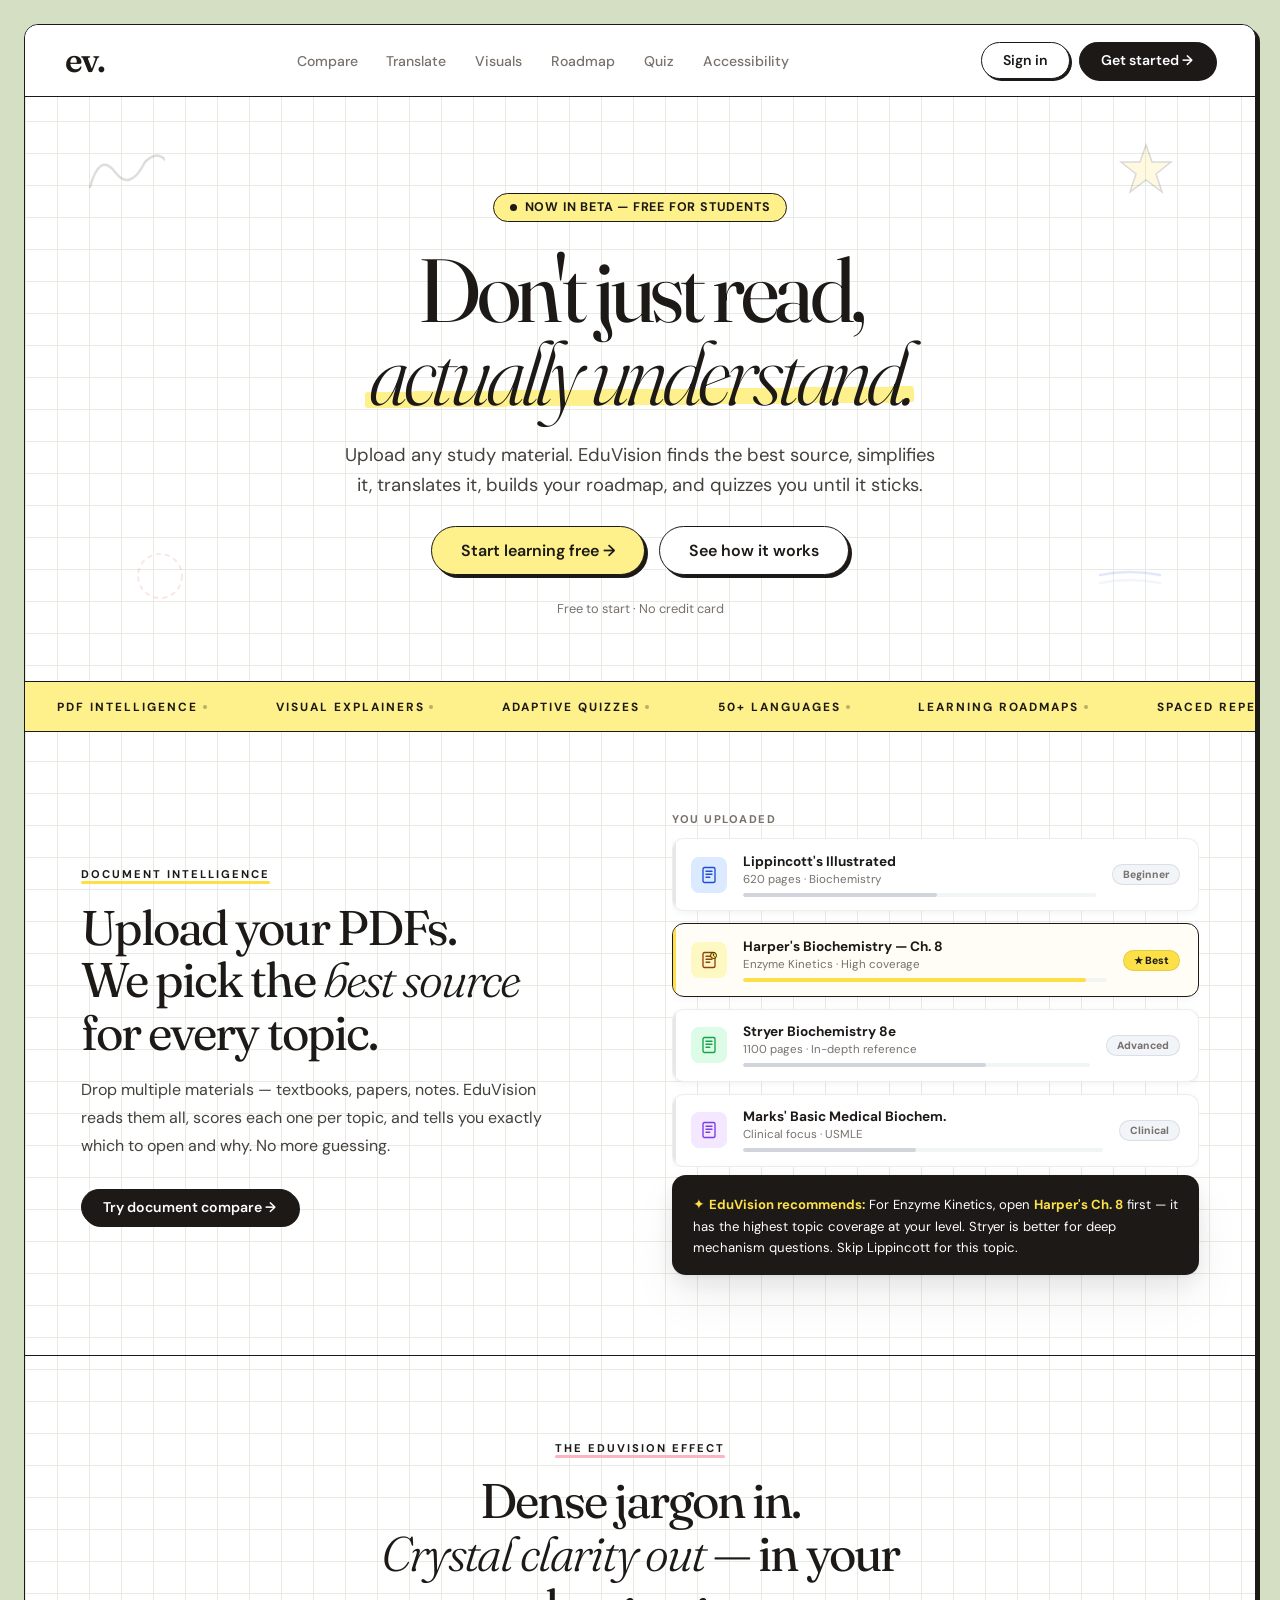
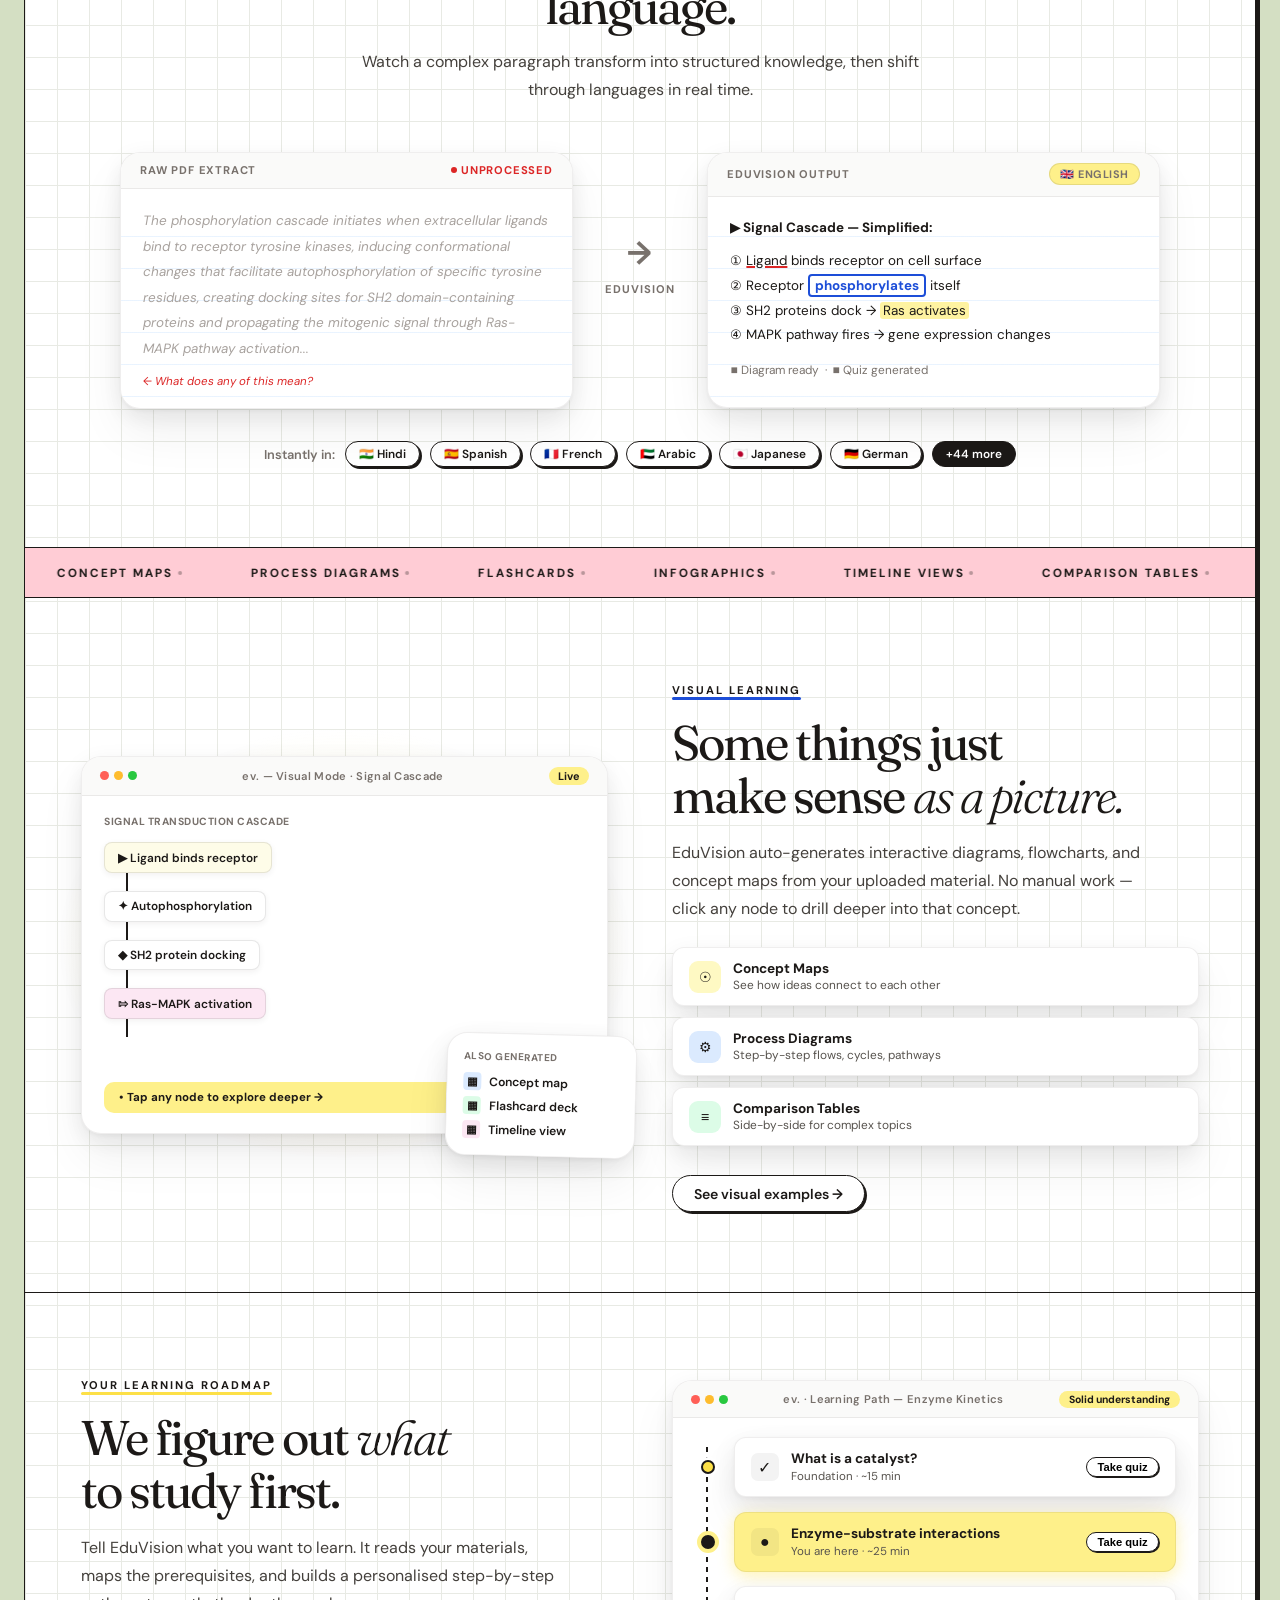
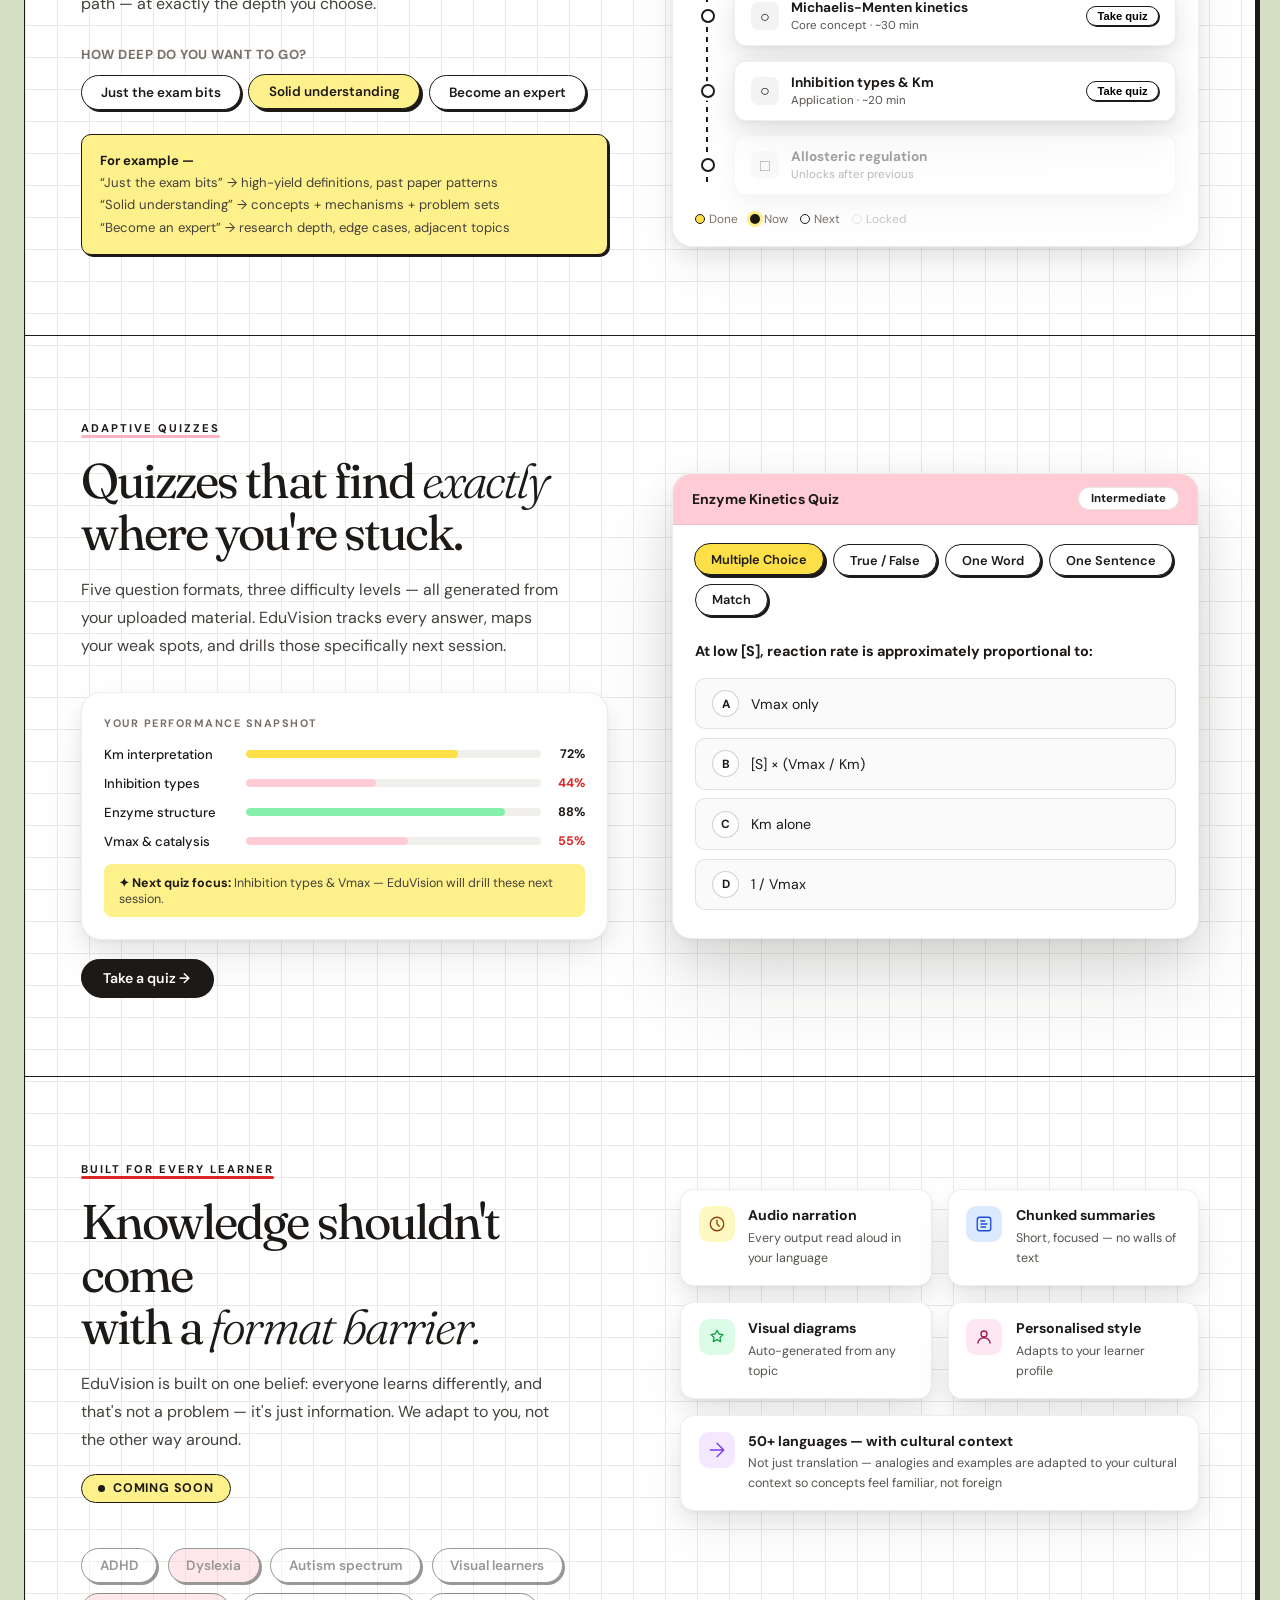
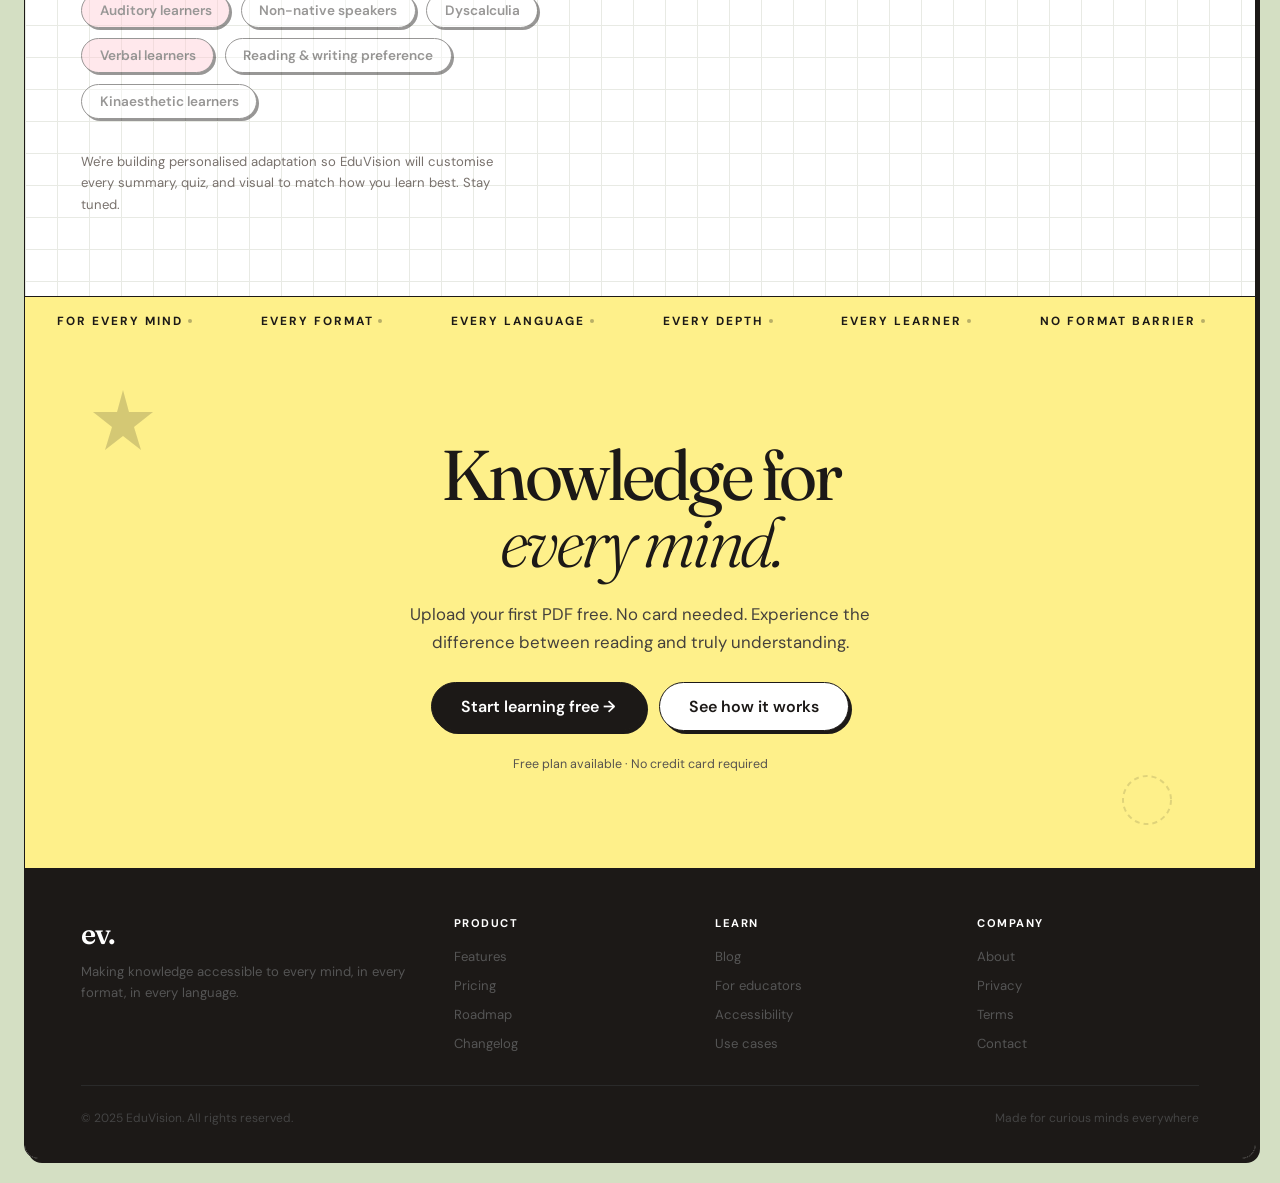
<file: frontend/index.html>
<!DOCTYPE html>
<html lang="en">
<head>
<meta charset="UTF-8"/>
<meta name="viewport" content="width=device-width,initial-scale=1.0"/>
<title>ev. — Learn Without Limits</title>
<link href="https://fonts.googleapis.com/css2?family=DM+Sans:opsz,wght@9..40,400;9..40,500;9..40,600;9..40,700&family=Fraunces:opsz,ital,wght@9..144,0,300;9..144,0,400;9..144,0,600;9..144,1,300;9..144,1,400&display=swap" rel="stylesheet"/>
<style>
/* ── TOKENS ── */
:root{
  --bg:#fff;--bg-out:#d4dfc3;--grid:#e8eae4;--ink:#1c1917;
  --accent:#ffccd5;--accent-h:#ffb3c1;--yellow:#fef08a;--yellow-d:#fde047;
  --muted:#44403c;--muted2:#78716c;--muted3:#57534e;
  --green:#16a34a;--green-lt:#dcfce7;--red:#dc2626;--blue:#1d4ed8;
  --sh-card:0 2px 4px rgba(28,25,23,.04),0 8px 24px rgba(28,25,23,.08),0 24px 48px rgba(28,25,23,.06);
  --sh-float:0 2px 4px rgba(28,25,23,.04),0 16px 48px rgba(28,25,23,.12),0 48px 96px rgba(28,25,23,.10);
  --r:20px;
}
*,*::before,*::after{box-sizing:border-box;margin:0;padding:0;}
html{scroll-behavior:smooth;}
::-webkit-scrollbar{width:8px;}
::-webkit-scrollbar-track{background:var(--bg-out);}
::-webkit-scrollbar-thumb{background:var(--accent);border-radius:4px;}
body{font-family:"DM Sans",sans-serif;background:var(--bg-out);color:var(--ink);padding:1.5rem;overflow-x:hidden;}

/* ── CANVAS ── */
.canvas{
  max-width:1360px;margin:0 auto;
  background-color:var(--bg);
  background-image:linear-gradient(var(--grid) 1px,transparent 1px),linear-gradient(90deg,var(--grid) 1px,transparent 1px);
  background-size:32px 32px;
  border:1.5px solid var(--ink);box-shadow:4px 4px 0 var(--ink);
  border-radius:14px;overflow:hidden;position:relative;
}

/* ── NAV ── */
nav{display:flex;align-items:center;justify-content:space-between;padding:.9rem 2.5rem;border-bottom:1.5px solid var(--ink);background:rgba(255,255,255,.96);backdrop-filter:blur(14px);position:sticky;top:0;z-index:300;}
.logo{font-family:"Fraunces",serif;font-weight:600;font-size:2.1rem;letter-spacing:-.05em;color:var(--ink);text-decoration:none;transition:opacity .2s;}
.logo:hover{opacity:.7;}
.nav-links{display:flex;gap:1.8rem;list-style:none;}
.nav-links a{font-size:.88rem;font-weight:500;color:var(--muted2);text-decoration:none;transition:color .15s;position:relative;}
.nav-links a::after{content:'';position:absolute;left:0;bottom:-2px;width:0;height:2px;background:var(--yellow-d);transition:width .2s;}
.nav-links a:hover{color:var(--ink);}
.nav-links a:hover::after{width:100%;}
.nav-cta{display:flex;gap:.6rem;}

/* ── BUTTONS ── */
.btn{font-family:"DM Sans",sans-serif;font-weight:600;font-size:.88rem;padding:.52rem 1.3rem;border-radius:999px;border:1.5px solid var(--ink);background:#fff;color:var(--ink);cursor:pointer;text-decoration:none;box-shadow:2px 2px 0 var(--ink);transition:transform .14s,box-shadow .14s,background .14s;display:inline-flex;align-items:center;gap:.35rem;}
.btn:hover{transform:translate(-2px,-2px);box-shadow:4px 4px 0 var(--ink);background:var(--accent);}
.btn-dark{background:var(--ink);color:#fff;}
.btn-dark:hover{background:var(--muted);box-shadow:4px 4px 0 var(--accent);transform:translate(-2px,-2px);}
.btn-yellow{background:var(--yellow);}
.btn-yellow:hover{background:var(--yellow-d);box-shadow:4px 4px 0 var(--ink);transform:translate(-2px,-2px);}
.btn-lg{font-size:1rem;padding:.8rem 1.8rem;box-shadow:3px 3px 0 var(--ink);}

/* ── LAYOUT ── */
section{border-bottom:1.5px solid var(--ink);position:relative;overflow:visible;}
.pad{padding:5rem 3.5rem;}
.split{display:grid;grid-template-columns:1fr 1fr;gap:4rem;align-items:center;}
.tag{display:inline-block;font-size:.7rem;font-weight:700;letter-spacing:2px;text-transform:uppercase;margin-bottom:1.2rem;color:var(--ink);}
.ub{position:relative;display:inline-block;}
.ub::after{content:'';position:absolute;left:0;bottom:-3px;width:100%;height:3px;border-radius:2px;}
.ub-y::after{background:var(--yellow-d);}
.ub-p::after{background:var(--accent-h);}
.ub-r::after{background:var(--red);}
.ub-b::after{background:var(--blue);}
.sh2{font-family:"Fraunces",serif;font-weight:400;font-size:clamp(2.2rem,3.8vw,3.2rem);letter-spacing:-.04em;line-height:1.08;margin-bottom:1.1rem;}
.sh2 em{font-style:italic;font-weight:300;}
.sp{font-size:1rem;color:var(--muted);line-height:1.75;max-width:480px;}

/* ── FLAT FLOATING PANEL (Wispr style) ── */
.panel{background:#fff;border-radius:var(--r);box-shadow:var(--sh-card);overflow:hidden;border:1px solid rgba(28,25,23,.07);transition:box-shadow .3s,transform .3s;}
.panel:hover{box-shadow:var(--sh-float);transform:translateY(-3px);}
.panel.tilt-r{transform:rotate(1.5deg);}
.panel.tilt-r:hover{transform:rotate(1.5deg) translateY(-4px);box-shadow:var(--sh-float);}
.panel.tilt-l{transform:rotate(-1.5deg);}
.panel.tilt-l:hover{transform:rotate(-1.5deg) translateY(-4px);box-shadow:var(--sh-float);}
.panel-bar{display:flex;align-items:center;justify-content:space-between;padding:.6rem 1.1rem;border-bottom:1px solid rgba(28,25,23,.07);background:#fafaf9;}
.pbar-dots{display:flex;gap:5px;}
.pbar-dot{width:9px;height:9px;border-radius:50%;}
.pbar-dot.r{background:#ff5f57;}.pbar-dot.y{background:#febc2e;}.pbar-dot.g{background:#28c840;}
.pbar-title{font-size:.7rem;font-weight:600;color:var(--muted2);letter-spacing:.3px;}
.panel-body{padding:1.2rem 1.4rem;}

/* ── MARQUEE ── */
.mq{overflow:hidden;white-space:nowrap;border-bottom:1.5px solid var(--ink);height:50px;display:flex;align-items:center;}
.mq.yellow{background:var(--yellow);}
.mq.pink{background:var(--accent);}
.mq-track{display:inline-flex;align-items:center;white-space:nowrap;will-change:transform;}
.mq-track.L{animation:mqL var(--d,38s) linear infinite;}
.mq-track.R{animation:mqR var(--d,38s) linear infinite;}
@keyframes mqL{from{transform:translateX(0)}to{transform:translateX(-50%)}}
@keyframes mqR{from{transform:translateX(-50%)}to{transform:translateX(0)}}
.mq-item{display:inline-flex;align-items:center;font-size:.74rem;font-weight:700;letter-spacing:2px;text-transform:uppercase;color:var(--ink);padding:0 2rem;flex-shrink:0;}
.mq-sep{display:inline-block;width:4px;height:4px;border-radius:50%;background:var(--ink);opacity:.3;margin:0 .3rem;flex-shrink:0;}

/* ── DOODLES ── */
.doodle{position:absolute;pointer-events:none;user-select:none;}
.float{animation:floatAnim var(--fd,4s) ease-in-out infinite;animation-delay:var(--fdelay,0s);}
@keyframes floatAnim{0%,100%{transform:translateY(0) rotate(var(--fr,0deg))}50%{transform:translateY(-10px) rotate(var(--fr,0deg))}}

/* ── SCROLL REVEAL ── */
.reveal{opacity:0;transform:translateY(28px);transition:opacity .7s ease,transform .7s ease;}
.reveal.vis{opacity:1;transform:none;}
.reveal-l{opacity:0;transform:translateX(-28px);transition:opacity .7s ease,transform .7s ease;}
.reveal-l.vis{opacity:1;transform:none;}
.reveal-r{opacity:0;transform:translateX(28px);transition:opacity .7s ease,transform .7s ease;}
.reveal-r.vis{opacity:1;transform:none;}

/* ────────────────────────────────────────
   HERO
──────────────────────────────────────── */
.hero{padding:6rem 3.5rem 4rem;text-align:center;display:flex;flex-direction:column;align-items:center;gap:1.6rem;border-bottom:1.5px solid var(--ink);position:relative;}
.hero h1{font-family:"Fraunces",serif;font-weight:400;font-size:clamp(3.2rem,7vw,6.5rem);line-height:.93;letter-spacing:-.05em;max-width:900px;}
.hero h1 em{font-style:italic;font-weight:300;}
.hero-hl{position:relative;display:inline-block;z-index:0;}
.hero-hl::before{content:'';position:absolute;left:-4px;bottom:6px;width:calc(100% + 8px);height:16px;background:var(--yellow);z-index:-1;transform:rotate(-.6deg) scaleX(0);transform-origin:left;border-radius:3px;animation:hlGrow 1s .8s ease forwards;}
@keyframes hlGrow{to{transform:rotate(-.6deg) scaleX(1)}}
.hero-sub{font-size:1.15rem;color:var(--muted);max-width:590px;line-height:1.65;}
.hero-badge{display:inline-flex;align-items:center;gap:.5rem;background:var(--yellow);border:1.5px solid var(--ink);border-radius:999px;padding:.35rem 1rem;font-size:.78rem;font-weight:700;letter-spacing:.8px;text-transform:uppercase;animation:badgeFloat 3s ease-in-out infinite;}
@keyframes badgeFloat{0%,100%{transform:translateY(0)}50%{transform:translateY(-5px)}}
.bdot{width:7px;height:7px;border-radius:50%;background:var(--ink);animation:blink 2s infinite;display:inline-block;}
@keyframes blink{0%,100%{opacity:1}50%{opacity:.2}}

/* ────────────────────────────────────────
   S1 — PDF COMPARISON (before/after style)
   Instead of scattered cluster, show a clear
   split: left = multiple docs listed, right = ev. picks the best and why
──────────────────────────────────────── */
.doc-list{display:flex;flex-direction:column;gap:.75rem;}
.doc-item{
  display:flex;align-items:center;gap:1rem;
  padding:.85rem 1.1rem;
  background:#fff;border-radius:12px;
  border:1px solid rgba(28,25,23,.08);
  box-shadow:0 2px 8px rgba(28,25,23,.05);
  cursor:default;
  transition:transform .2s,box-shadow .2s,border-color .2s;
  position:relative;overflow:hidden;
}
.doc-item::before{content:'';position:absolute;left:0;top:0;bottom:0;width:3px;border-radius:3px 0 0 3px;transition:background .3s;}
.doc-item:hover{transform:translateX(4px);box-shadow:0 4px 16px rgba(28,25,23,.10);}
.doc-item.best{border-color:var(--ink);background:#fffdf5;}
.doc-item.best::before{background:var(--yellow-d);}
.doc-item:not(.best)::before{background:#e5e7eb;}
.doc-icon{width:36px;height:36px;border-radius:8px;display:flex;align-items:center;justify-content:center;flex-shrink:0;}
.doc-info{flex:1;}
.doc-name{font-weight:700;font-size:.85rem;}
.doc-sub{font-size:.72rem;color:var(--muted2);margin-top:2px;}
.doc-badge{font-size:.65rem;font-weight:800;padding:3px 10px;border-radius:999px;white-space:nowrap;border:1px solid rgba(28,25,23,.1);}
.doc-badge.best{background:var(--yellow-d);color:var(--ink);}
.doc-badge.mid{background:#f1f5f9;color:var(--muted2);}
.doc-coverage{height:4px;border-radius:2px;margin-top:6px;background:#f1f5f4;overflow:hidden;}
.doc-coverage-fill{height:100%;border-radius:2px;background:var(--yellow-d);transition:width 1.4s cubic-bezier(.22,1,.36,1);}
.doc-item:not(.best) .doc-coverage-fill{background:#d1d5db;}

/* EV insight card */
.ev-insight{
  background:var(--ink);color:#fff;border-radius:14px;padding:1.1rem 1.3rem;
  margin-top:.5rem;font-size:.82rem;line-height:1.6;
  box-shadow:var(--sh-card);
  opacity:0;animation:fadeUp .6s 2s ease both;
}
.ev-insight strong{color:var(--yellow-d);}
.ev-star{color:var(--yellow-d);font-size:.9rem;}
@keyframes fadeUp{from{opacity:0;transform:translateY(10px)}to{opacity:1;transform:none}}

/* scan line */
.scan-wrap{position:relative;overflow:hidden;}
.scan-line{position:absolute;left:0;right:0;height:2px;top:0;background:linear-gradient(90deg,transparent,var(--yellow-d),transparent);animation:scanDown 4s 1s ease-in-out infinite;pointer-events:none;}
@keyframes scanDown{0%{top:0;opacity:0}5%{opacity:.8}90%{opacity:.3}100%{top:100%;opacity:0}}

/* ────────────────────────────────────────
   S2 — TRANSFORMATION + LANGUAGE
──────────────────────────────────────── */
.transform-grid{display:grid;grid-template-columns:1fr auto 1fr;gap:2rem;align-items:start;max-width:1040px;margin:0 auto;}
.notebook-panel{background:#fff;border-radius:var(--r);box-shadow:var(--sh-card);overflow:hidden;border:1px solid rgba(28,25,23,.07);transition:box-shadow .3s;}
.notebook-panel:hover{box-shadow:var(--sh-float);}
.notebook-lines{position:absolute;inset:0;background-image:repeating-linear-gradient(transparent,transparent 31px,rgba(147,197,253,.2) 31px,rgba(147,197,253,.2) 32px);background-position:0 52px;pointer-events:none;}
.nb-header{display:flex;align-items:center;justify-content:space-between;padding:.65rem 1.2rem;border-bottom:1px solid rgba(28,25,23,.07);background:#fafaf9;font-size:.7rem;font-weight:700;letter-spacing:.8px;text-transform:uppercase;color:var(--muted2);position:relative;z-index:1;}
.nb-body{padding:1.2rem 1.4rem;position:relative;z-index:1;min-height:210px;}
.lang-badge{display:inline-flex;align-items:center;gap:.4rem;background:var(--yellow);border-radius:999px;padding:3px 10px;font-size:.68rem;font-weight:700;letter-spacing:.5px;text-transform:uppercase;border:1px solid rgba(28,25,23,.1);transition:all .3s cubic-bezier(.34,1.56,.64,1);}
.ob{display:none;animation:fadeSlide .45s cubic-bezier(.34,1.56,.64,1) both;}
.ob.active{display:block;}
@keyframes fadeSlide{from{opacity:0;transform:translateY(10px)}to{opacity:1;transform:none}}
.r-ul{text-decoration:underline;text-decoration-color:var(--red);text-decoration-thickness:2px;}
.b-box{border:2px solid var(--blue);border-radius:4px;padding:1px 5px;color:var(--blue);font-weight:700;}
.hl-run{background:rgba(254,240,138,.8);border-radius:3px;padding:0 3px;}
.arrow-bounce{font-size:2rem;animation:arrBounce 1.2s ease-in-out infinite;display:block;}
@keyframes arrBounce{0%,100%{transform:translateX(0)}50%{transform:translateX(8px)}}

/* ────────────────────────────────────────
   S3 — VISUALS
──────────────────────────────────────── */
.diagram-node{display:flex;align-items:center;gap:.5rem;padding:.4rem .8rem;border-radius:8px;font-size:.74rem;font-weight:600;border:1px solid rgba(28,25,23,.1);width:fit-content;opacity:0;transform:scale(.85);transition:opacity .4s,transform .4s;background:#fff;box-shadow:0 2px 6px rgba(28,25,23,.06);}
.diagram-node.show{opacity:1;transform:scale(1);}
.diagram-node.yl{background:#fefce8;}.diagram-node.pk{background:#fce7f3;}
.diagram-node:hover{transform:scale(1.04)!important;box-shadow:0 4px 12px rgba(28,25,23,.12);}
.diagram-line{width:2px;height:18px;background:var(--ink);margin-left:22px;transform:scaleY(0);transform-origin:top;transition:transform .3s;}
.diagram-line.show{transform:scaleY(1);}

/* ────────────────────────────────────────
   S4 — ROADMAP
──────────────────────────────────────── */
.depth-tabs{display:flex;gap:.5rem;margin-bottom:1.5rem;flex-wrap:wrap;}
.depth-tab{padding:.5rem 1.2rem;border-radius:999px;border:1.5px solid var(--ink);background:#fff;font-size:.84rem;font-weight:600;cursor:pointer;box-shadow:2px 2px 0 var(--ink);transition:all .18s;}
.depth-tab:hover{background:#fafaf9;transform:translate(-1px,-1px);box-shadow:3px 3px 0 var(--ink);}
.depth-tab.active{background:var(--yellow);box-shadow:3px 3px 0 var(--ink);transform:translate(-1px,-1px);}
.rm-wrap{position:relative;padding-left:2.4rem;}
.rm-wrap::before{content:'';position:absolute;left:11px;top:10px;bottom:10px;width:2px;background:repeating-linear-gradient(to bottom,var(--ink) 0,var(--ink) 5px,transparent 5px,transparent 10px);}
.rs{position:relative;margin-bottom:.9rem;opacity:0;transform:translateX(-12px);transition:opacity .35s,transform .35s;}
.rs.vis{opacity:1;transform:none;}
.rs-dot{position:absolute;left:-2.05rem;top:50%;transform:translateY(-50%);width:14px;height:14px;border-radius:50%;border:2px solid var(--ink);background:#fff;box-shadow:0 0 0 3px #fff;transition:all .3s;}
.rs.done .rs-dot{background:var(--yellow-d);}
.rs.now .rs-dot{background:var(--ink);box-shadow:0 0 0 4px var(--yellow);}
.rs-card{background:#fff;border-radius:12px;padding:.75rem 1rem;font-size:.85rem;display:flex;align-items:center;gap:.75rem;box-shadow:var(--sh-card);border:1px solid rgba(28,25,23,.07);transition:transform .2s,box-shadow .2s;}
.rs-card:hover{transform:translateX(4px);box-shadow:var(--sh-float);}
.rs.now .rs-card{background:var(--yellow);box-shadow:0 4px 16px rgba(253,224,71,.4);}
.rs.locked .rs-card{opacity:.4;}
.rs-ico{font-size:1rem;flex-shrink:0;width:28px;height:28px;border-radius:7px;display:flex;align-items:center;justify-content:center;background:rgba(28,25,23,.05);}
.rs-label{font-weight:700;font-size:.85rem;}
.rs-sub{font-size:.72rem;color:var(--muted3);margin-top:2px;}
/* Quiz CTA within each roadmap step */
.rs-quiz-btn{
  margin-left:auto;font-size:.7rem;font-weight:700;padding:3px 10px;
  border-radius:999px;border:1.5px solid var(--ink);
  background:#fff;cursor:pointer;
  box-shadow:1px 1px 0 var(--ink);
  transition:all .15s;white-space:nowrap;flex-shrink:0;
}
.rs-quiz-btn:hover{background:var(--yellow);transform:translate(-1px,-1px);box-shadow:2px 2px 0 var(--ink);}
.rs.locked .rs-quiz-btn{display:none;}

/* ────────────────────────────────────────
   S5 — QUIZ (fully interactive)
──────────────────────────────────────── */
.qformat-tabs{display:flex;gap:.5rem;flex-wrap:wrap;margin-bottom:1.5rem;}
.qf-tab{padding:.4rem 1rem;border-radius:999px;border:1.5px solid var(--ink);background:#fff;font-size:.8rem;font-weight:600;cursor:pointer;box-shadow:2px 2px 0 var(--ink);transition:all .15s;}
.qf-tab:hover{background:#fafaf9;transform:translate(-1px,-1px);box-shadow:3px 3px 0 var(--ink);}
.qf-tab.active{background:var(--yellow-d);box-shadow:3px 3px 0 var(--ink);transform:translate(-1px,-1px);}

.quiz-panel{background:#fff;border-radius:var(--r);box-shadow:var(--sh-float);overflow:hidden;border:1px solid rgba(28,25,23,.07);transition:box-shadow .3s;}
.quiz-header{background:var(--accent);padding:.85rem 1.2rem;display:flex;justify-content:space-between;align-items:center;border-bottom:1px solid rgba(28,25,23,.07);}
.quiz-body{padding:1.2rem 1.4rem;}

/* MCQ */
.qopt{display:flex;align-items:center;gap:.75rem;padding:.7rem 1rem;border-radius:10px;margin-bottom:.55rem;font-size:.88rem;cursor:pointer;transition:all .15s;border:1.5px solid rgba(28,25,23,.1);background:#fafafa;}
.qopt:hover{background:#f5f5f4;border-color:var(--ink);transform:translateX(3px);}
.qopt.correct{background:var(--green-lt);border-color:var(--green);font-weight:600;animation:correctPop .4s cubic-bezier(.34,1.56,.64,1);}
.qopt.wrong{background:#fee2e2;border-color:var(--red);}
.qcirc{width:27px;height:27px;border-radius:50%;border:1.5px solid rgba(28,25,23,.2);background:#fff;display:flex;align-items:center;justify-content:center;font-size:.74rem;font-weight:700;flex-shrink:0;}
.correct .qcirc{background:var(--green);color:#fff;border-color:var(--green);}
@keyframes correctPop{from{transform:scale(.96)}to{transform:scale(1)}}

/* True/False */
.tf-opts{display:flex;gap:1rem;margin-top:1rem;}
.tf-btn{flex:1;padding:1.2rem;border-radius:12px;border:1.5px solid rgba(28,25,23,.12);background:#fafafa;font-size:1rem;font-weight:700;cursor:pointer;transition:all .2s;display:flex;align-items:center;justify-content:center;gap:.5rem;}
.tf-btn:hover{transform:translateY(-3px);box-shadow:0 6px 20px rgba(28,25,23,.1);}
.tf-btn.tf-true:hover{background:var(--green-lt);border-color:var(--green);}
.tf-btn.tf-false:hover{background:#fee2e2;border-color:var(--red);}
.tf-btn.selected-t{background:var(--green-lt);border-color:var(--green);color:var(--green);}
.tf-btn.selected-f{background:#fee2e2;border-color:var(--red);color:var(--red);}

/* One Word */
.ow-input{width:100%;margin-top:1rem;padding:.85rem 1.1rem;border-radius:10px;border:1.5px solid rgba(28,25,23,.15);font-family:"DM Sans",sans-serif;font-size:1rem;outline:none;transition:border-color .2s,box-shadow .2s;}
.ow-input:focus{border-color:var(--ink);box-shadow:0 0 0 3px rgba(28,25,23,.08);}
.ow-submit{margin-top:.75rem;width:100%;}

/* One Sentence */
.os-textarea{width:100%;margin-top:1rem;padding:.85rem 1.1rem;border-radius:10px;border:1.5px solid rgba(28,25,23,.15);font-family:"DM Sans",sans-serif;font-size:.9rem;outline:none;resize:vertical;min-height:80px;transition:border-color .2s,box-shadow .2s;}
.os-textarea:focus{border-color:var(--ink);box-shadow:0 0 0 3px rgba(28,25,23,.08);}

/* Match */
.match-grid{display:grid;grid-template-columns:1fr 1fr;gap:.75rem;margin-top:1rem;}
.match-col{display:flex;flex-direction:column;gap:.5rem;}
.match-item{padding:.65rem .9rem;border-radius:8px;font-size:.82rem;font-weight:600;border:1.5px solid rgba(28,25,23,.1);background:#fff;cursor:pointer;transition:all .2s;}
.match-item:hover{border-color:var(--ink);background:#fffdf5;transform:scale(1.02);}
.match-item.selected{background:var(--yellow);border-color:var(--ink);}
.match-item.matched{background:var(--green-lt);border-color:var(--green);cursor:default;}

/* Feedback box */
.q-feedback{margin-top:.8rem;border-radius:10px;padding:.7rem 1rem;font-size:.82rem;font-weight:600;display:none;}
.q-feedback.show{display:block;animation:fadeSlide .35s ease both;}
.q-feedback.correct{background:var(--green-lt);color:var(--green);}
.q-feedback.wrong{background:#fee2e2;color:var(--red);}

/* Weak area bars */
.w-row{display:flex;align-items:center;gap:.75rem;margin-bottom:.75rem;font-size:.82rem;}
.w-lbl{width:130px;font-weight:500;flex-shrink:0;}
.w-bg{flex:1;height:8px;background:#f0efec;border-radius:999px;overflow:hidden;}
.w-bar{height:100%;border-radius:999px;width:0;transition:width 1.4s cubic-bezier(.22,1,.36,1);}
.w-pct{width:32px;text-align:right;font-size:.78rem;font-weight:700;}

/* ────────────────────────────────────────
   S6 — ACCESSIBILITY — inclusive tag cloud
──────────────────────────────────────── */
.learner-cloud{display:flex;flex-wrap:wrap;gap:.65rem;margin:2rem 0;}
.learner-tag{
  padding:.5rem 1.1rem;border-radius:999px;
  border:1.5px solid var(--ink);background:#fff;
  font-size:.85rem;font-weight:600;
  box-shadow:2px 2px 0 var(--ink);
  cursor:default;
  transition:transform .15s,box-shadow .15s,background .15s;
}
.learner-tag:hover{transform:translate(-2px,-2px);box-shadow:4px 4px 0 var(--ink);background:var(--yellow);}
.learner-tag.pink{background:var(--accent);}
.learner-tag.pink:hover{background:var(--accent-h);}

.access-features{display:grid;grid-template-columns:1fr 1fr;gap:1rem;margin-top:2rem;}
.af-item{display:flex;align-items:flex-start;gap:.85rem;padding:1rem 1.1rem;background:#fff;border-radius:14px;box-shadow:var(--sh-card);border:1px solid rgba(28,25,23,.07);transition:transform .2s,box-shadow .2s;}
.af-item:hover{transform:translateY(-3px);box-shadow:var(--sh-float);}
.af-icon{width:36px;height:36px;border-radius:10px;display:flex;align-items:center;justify-content:center;flex-shrink:0;font-size:1.1rem;}
.af-title{font-weight:700;font-size:.88rem;margin-bottom:.3rem;}
.af-desc{font-size:.78rem;color:var(--muted3);line-height:1.6;}

/* ── CTA ── */
.cta{padding:6rem 3.5rem;text-align:center;display:flex;flex-direction:column;align-items:center;gap:1.6rem;background:var(--yellow);border-top:1.5px solid var(--ink);position:relative;overflow:hidden;}
.cta-h{font-family:"Fraunces",serif;font-weight:400;font-size:clamp(2.8rem,5.5vw,5rem);letter-spacing:-.05em;line-height:.95;}
.cta-h em{font-style:italic;font-weight:300;}

/* ── FOOTER ── */
footer{background:var(--ink);padding:3rem 3.5rem 2rem;}
.ft{display:grid;grid-template-columns:1.5fr 1fr 1fr 1fr;gap:2.5rem;padding-bottom:2rem;border-bottom:1px solid #2a2a2a;margin-bottom:1.5rem;}
.ft-brand{font-family:"Fraunces",serif;font-size:1.8rem;font-weight:600;color:#fff;letter-spacing:-.05em;margin-bottom:.6rem;}
.ft-tag{font-size:.82rem;color:#555;line-height:1.6;}
.ft-col h4{font-size:.7rem;font-weight:700;letter-spacing:1.5px;text-transform:uppercase;color:#fff;margin-bottom:.9rem;}
.ft-col ul{list-style:none;display:flex;flex-direction:column;gap:.5rem;}
.ft-col a{font-size:.82rem;color:#555;text-decoration:none;transition:color .15s;}
.ft-col a:hover{color:#bbb;}
.ft-bot{display:flex;justify-content:space-between;font-size:.75rem;color:#444;}
</style>
</head>
<body>
<div class="canvas">

<!-- ── NAV ── -->
<nav>
  <a href="#" class="logo">ev.</a>
  <ul class="nav-links">
    <li><a href="#s1">Compare</a></li>
    <li><a href="#s2">Translate</a></li>
    <li><a href="#s3">Visuals</a></li>
    <li><a href="#s4">Roadmap</a></li>
    <li><a href="#s5">Quiz</a></li>
    <li><a href="#s6">Accessibility</a></li>
  </ul>
  <div class="nav-cta">
    <a href="app.html" class="btn">Sign in</a>
    <a href="app.html" class="btn btn-dark">Get started &rarr;</a>
  </div>
</nav>

<!-- ── HERO ── -->
<section class="hero">
  <!-- doodles -->
  <svg class="doodle float" style="top:50px;left:60px;width:80px;opacity:.14;--fr:-5deg;--fd:5s" viewBox="0 0 80 50" fill="none"><path d="M5 40 Q15 5 30 25 Q45 45 60 15 Q75 0 85 20" stroke="#1c1917" stroke-width="2.5" stroke-linecap="round"/></svg>
  <svg class="doodle float" style="top:45px;right:80px;width:58px;opacity:.16;--fr:15deg;--fd:6s;--fdelay:-2s" viewBox="0 0 58 58"><polygon points="29,3 35,20 54,20 39,32 45,50 29,38 13,50 19,32 4,20 23,20" fill="#fde047" stroke="#1c1917" stroke-width="1.5"/></svg>
  <svg class="doodle" style="bottom:80px;left:110px;width:50px;opacity:.11" viewBox="0 0 50 50" fill="none"><circle cx="25" cy="25" r="22" stroke="#dc2626" stroke-width="2" stroke-dasharray="5 4"/></svg>
  <svg class="doodle float" style="bottom:90px;right:90px;width:70px;opacity:.12;--fr:0deg;--fd:4.5s;--fdelay:-1s" viewBox="0 0 70 24" fill="none"><path d="M5 8 Q35 2 65 8" stroke="#1d4ed8" stroke-width="2.5" stroke-linecap="round"/><path d="M5 16 Q35 10 65 16" stroke="#1d4ed8" stroke-width="2.5" stroke-linecap="round" opacity=".45"/></svg>

  <div class="hero-badge"><span class="bdot"></span> Now in Beta &mdash; Free for students</div>
  <h1>Don't just read,<br/><span class="hero-hl"><em>actually understand.</em></span></h1>
  <p class="hero-sub">Upload any study material. EduVision finds the best source, simplifies it, translates it, builds your roadmap, and quizzes you until it sticks.</p>
  <div style="display:flex;gap:.9rem;flex-wrap:wrap;justify-content:center">
    <a href="app.html" class="btn btn-yellow btn-lg">Start learning free &rarr;</a>
    <a href="#s1" class="btn btn-lg">See how it works</a>
  </div>
  <p style="font-size:.8rem;color:var(--muted2)">Free to start &middot; No credit card</p>
</section>

<!-- ── MARQUEE 1 ── -->
<div class="mq yellow">
  <div class="mq-track L" style="--d:36s">
    <span class="mq-item">PDF Intelligence<span class="mq-sep"></span></span><span class="mq-item">Visual Explainers<span class="mq-sep"></span></span><span class="mq-item">Adaptive Quizzes<span class="mq-sep"></span></span><span class="mq-item">50+ Languages<span class="mq-sep"></span></span><span class="mq-item">Learning Roadmaps<span class="mq-sep"></span></span><span class="mq-item">Spaced Repetition<span class="mq-sep"></span></span><span class="mq-item">Weak Area Detection<span class="mq-sep"></span></span><span class="mq-item">All Learner Types<span class="mq-sep"></span></span><span class="mq-item">PDF Intelligence<span class="mq-sep"></span></span><span class="mq-item">Visual Explainers<span class="mq-sep"></span></span><span class="mq-item">Adaptive Quizzes<span class="mq-sep"></span></span><span class="mq-item">50+ Languages<span class="mq-sep"></span></span><span class="mq-item">Learning Roadmaps<span class="mq-sep"></span></span><span class="mq-item">Spaced Repetition<span class="mq-sep"></span></span><span class="mq-item">Weak Area Detection<span class="mq-sep"></span></span><span class="mq-item">All Learner Types<span class="mq-sep"></span></span>
  </div>
</div>

<!-- ══════════════════════════════════════
  S1 — PDF COMPARISON
  Clear: left = your uploaded docs, right = EV's verdict
══════════════════════════════════════ -->
<section id="s1">
  <div class="pad split">
    <div class="reveal-l">
      <span class="tag"><span class="ub ub-y">Document Intelligence</span></span>
      <h2 class="sh2">Upload your PDFs.<br/>We pick the <em>best source</em><br/>for every topic.</h2>
      <p class="sp" style="margin-bottom:1.8rem">Drop multiple materials &mdash; textbooks, papers, notes. EduVision reads them all, scores each one per topic, and tells you exactly which to open and why. No more guessing.</p>
      <a href="app.html" class="btn btn-dark">Try document compare &rarr;</a>
    </div>

    <div class="reveal-r">
      <!-- Input: list of uploaded docs -->
      <div style="margin-bottom:.75rem;font-size:.7rem;font-weight:700;letter-spacing:1.5px;text-transform:uppercase;color:var(--muted2)">You uploaded</div>
      <div class="scan-wrap doc-list" style="position:relative">
        <div class="scan-line"></div>

        <div class="doc-item">
          <div class="doc-icon" style="background:#dbeafe">
            <svg width="18" height="18" fill="none" viewBox="0 0 24 24"><rect x="4" y="2" width="16" height="20" rx="2" stroke="#1d4ed8" stroke-width="1.8"/><path d="M8 7h8M8 11h8M8 15h5" stroke="#1d4ed8" stroke-width="1.8" stroke-linecap="round"/></svg>
          </div>
          <div class="doc-info">
            <div class="doc-name">Lippincott's Illustrated</div>
            <div class="doc-sub">620 pages &middot; Biochemistry</div>
            <div class="doc-coverage"><div class="doc-coverage-fill" data-w="55" style="width:0%"></div></div>
          </div>
          <span class="doc-badge mid">Beginner</span>
        </div>

        <div class="doc-item best">
          <div class="doc-icon" style="background:#fef9c3">
            <svg width="18" height="18" fill="none" viewBox="0 0 24 24"><rect x="4" y="2" width="16" height="20" rx="2" stroke="#92400e" stroke-width="1.8"/><path d="M8 7h8M8 11h8M8 15h5" stroke="#92400e" stroke-width="1.8" stroke-linecap="round"/><circle cx="18" cy="6" r="4" fill="#fde047" stroke="#1c1917" stroke-width="1.2"/><path d="M18 4v2l1 1" stroke="#1c1917" stroke-width="1.2" stroke-linecap="round"/></svg>
          </div>
          <div class="doc-info">
            <div class="doc-name">Harper's Biochemistry &mdash; Ch. 8</div>
            <div class="doc-sub">Enzyme Kinetics &middot; High coverage</div>
            <div class="doc-coverage"><div class="doc-coverage-fill" data-w="94" style="width:0%"></div></div>
          </div>
          <span class="doc-badge best">&#9733; Best</span>
        </div>

        <div class="doc-item">
          <div class="doc-icon" style="background:#dcfce7">
            <svg width="18" height="18" fill="none" viewBox="0 0 24 24"><rect x="4" y="2" width="16" height="20" rx="2" stroke="#16a34a" stroke-width="1.8"/><path d="M8 7h8M8 11h8M8 15h5" stroke="#16a34a" stroke-width="1.8" stroke-linecap="round"/></svg>
          </div>
          <div class="doc-info">
            <div class="doc-name">Stryer Biochemistry 8e</div>
            <div class="doc-sub">1100 pages &middot; In-depth reference</div>
            <div class="doc-coverage"><div class="doc-coverage-fill" data-w="70" style="width:0%"></div></div>
          </div>
          <span class="doc-badge mid">Advanced</span>
        </div>

        <div class="doc-item">
          <div class="doc-icon" style="background:#f3e8ff">
            <svg width="18" height="18" fill="none" viewBox="0 0 24 24"><rect x="4" y="2" width="16" height="20" rx="2" stroke="#7c3aed" stroke-width="1.8"/><path d="M8 7h8M8 11h8M8 15h5" stroke="#7c3aed" stroke-width="1.8" stroke-linecap="round"/></svg>
          </div>
          <div class="doc-info">
            <div class="doc-name">Marks' Basic Medical Biochem.</div>
            <div class="doc-sub">Clinical focus &middot; USMLE</div>
            <div class="doc-coverage"><div class="doc-coverage-fill" data-w="48" style="width:0%"></div></div>
          </div>
          <span class="doc-badge mid">Clinical</span>
        </div>
      </div>

      <!-- EV verdict -->
      <div class="ev-insight">
        <span class="ev-star">&#10022;</span> <strong>EduVision recommends:</strong> For Enzyme Kinetics, open <strong>Harper's Ch. 8</strong> first &mdash; it has the highest topic coverage at your level. Stryer is better for deep mechanism questions. Skip Lippincott for this topic.
      </div>
    </div>
  </div>
</section>

<!-- ══════════════════════════════════════
  S2 — TRANSFORMATION + LANGUAGE
══════════════════════════════════════ -->
<section id="s2">
  <div class="pad">
    <div style="text-align:center;margin-bottom:3rem" class="reveal">
      <span class="tag"><span class="ub ub-p">The EduVision Effect</span></span>
      <h2 class="sh2" style="max-width:700px;margin:0 auto 1rem">Dense jargon in.<br/><em>Crystal clarity out</em> &mdash; in your language.</h2>
      <p class="sp" style="max-width:560px;margin:0 auto">Watch a complex paragraph transform into structured knowledge, then shift through languages in real time.</p>
    </div>

    <div class="transform-grid">
      <div class="notebook-panel reveal-l" style="position:relative">
        <div class="notebook-lines"></div>
        <div class="nb-header">
          <span>Raw PDF Extract</span>
          <span style="color:var(--red);font-weight:700;display:flex;align-items:center;gap:4px"><span style="width:6px;height:6px;border-radius:50%;background:var(--red);display:inline-block"></span> Unprocessed</span>
        </div>
        <div class="nb-body">
          <p style="font-size:.84rem;line-height:1.9;color:#a8a29e;font-style:italic">The phosphorylation cascade initiates when extracellular ligands bind to receptor tyrosine kinases, inducing conformational changes that facilitate autophosphorylation of specific tyrosine residues, creating docking sites for SH2 domain-containing proteins and propagating the mitogenic signal through Ras-MAPK pathway activation...</p>
          <div style="margin-top:.8rem;font-size:.72rem;color:var(--red);font-style:italic">← What does any of this mean?</div>
        </div>
      </div>

      <div style="display:flex;flex-direction:column;align-items:center;gap:.5rem;padding-top:5rem;color:var(--muted2);font-size:.7rem;font-weight:700;letter-spacing:1px;text-transform:uppercase" class="reveal">
        <span class="arrow-bounce">&rarr;</span>
        <span>EduVision</span>
      </div>

      <div class="notebook-panel reveal-r" style="position:relative">
        <div class="notebook-lines"></div>
        <div class="nb-header">
          <span>EduVision Output</span>
          <span class="lang-badge" id="langBadge">&#127468;&#127463; English</span>
        </div>
        <div class="nb-body">
          <div class="ob active" id="ob1" style="font-size:.84rem;line-height:1.85">
            <p style="font-weight:700;margin-bottom:.5rem">&#x25B6; Signal Cascade &mdash; Simplified:</p>
            <p>&#9312; <span class="r-ul">Ligand</span> binds receptor on cell surface</p>
            <p>&#9313; Receptor <span class="b-box">phosphorylates</span> itself</p>
            <p>&#9314; SH2 proteins dock &rarr; <span class="hl-run">Ras activates</span></p>
            <p>&#9315; MAPK pathway fires &rarr; gene expression changes</p>
            <p style="margin-top:.7rem;font-size:.74rem;color:var(--muted2)">&#x25A0; Diagram ready &nbsp;&middot;&nbsp; &#x25A0; Quiz generated</p>
          </div>
          <div class="ob" id="ob2" style="font-size:.84rem;line-height:1.85">
            <p style="font-weight:700;margin-bottom:.5rem">&#x25B6; &#x0938;&#x0902;&#x0915;&#x0947;&#x0924; &#x0915;&#x0948;&#x0938;&#x094D;&#x0915;&#x0947;&#x0921; &mdash; &#x0938;&#x0930;&#x0932; &#x0930;&#x0942;&#x092A; &#x092E;&#x0947;&#x0902;:</p>
            <p>&#9312; <span class="r-ul">&#x0932;&#x093F;&#x0917;&#x0948;&#x0902;&#x0921;</span> &#x0915;&#x094B;&#x0936;&#x093F;&#x0915;&#x093E; &#x0938;&#x0924;&#x0939; &#x092A;&#x0930; &#x0930;&#x093F;&#x0938;&#x0947;&#x092A;&#x094D;&#x091F;&#x0930; &#x0938;&#x0947; &#x091C;&#x0941;&#x095C;&#x0924;&#x093E; &#x0939;&#x0948;</p>
            <p>&#9313; &#x0930;&#x093F;&#x0938;&#x0947;&#x092A;&#x094D;&#x091F;&#x0930; <span class="b-box">&#x092B;&#x093C;&#x0949;&#x0938;&#x094D;&#x092B;&#x094B;&#x0930;&#x0940;&#x0932;&#x0947;&#x091F;</span> &#x0939;&#x094B;&#x0924;&#x093E; &#x0939;&#x0948;</p>
            <p>&#9314; SH2 &#x092A;&#x094D;&#x0930;&#x094B;&#x091F;&#x0940;&#x0928; &rarr; <span class="hl-run">Ras &#x0938;&#x0915;&#x094D;&#x0930;&#x093F;&#x092F;</span></p>
            <p>&#9315; MAPK &rarr; &#x091C;&#x0940;&#x0928; &#x0905;&#x092D;&#x093F;&#x0935;&#x094D;&#x092F;&#x0915;&#x094D;&#x0924;&#x093F; &#x092C;&#x0926;&#x0932;&#x0924;&#x0940; &#x0939;&#x0948;</p>
            <p style="margin-top:.7rem;font-size:.74rem;color:var(--muted2)">&#x25A0; &#x091A;&#x093F;&#x0924;&#x094D;&#x0930; &#x0924;&#x0948;&#x092F;&#x093E;&#x0930; &nbsp;&middot;&nbsp; &#x25A0; &#x092A;&#x094D;&#x0930;&#x0936;&#x094D;&#x0928;&#x094B;&#x0924;&#x094D;&#x0924;&#x0930;&#x0940; &#x0924;&#x0948;&#x092F;&#x093E;&#x0930;</p>
          </div>
          <div class="ob" id="ob3" style="font-size:.84rem;line-height:1.85">
            <p style="font-weight:700;margin-bottom:.5rem">&#x25B6; Cascada de se&ntilde;alizaci&oacute;n &mdash; Simplificada:</p>
            <p>&#9312; El <span class="r-ul">ligando</span> se une al receptor</p>
            <p>&#9313; El receptor se <span class="b-box">autofosforila</span></p>
            <p>&#9314; Prote&iacute;nas SH2 &rarr; <span class="hl-run">Ras se activa</span></p>
            <p>&#9315; Ruta MAPK &rarr; regulaci&oacute;n g&eacute;nica</p>
            <p style="margin-top:.7rem;font-size:.74rem;color:var(--muted2)">&#x25A0; Diagrama listo &nbsp;&middot;&nbsp; &#x25A0; Quiz generado</p>
          </div>
          <div class="ob" id="ob4" style="font-size:.84rem;line-height:1.85;direction:rtl;text-align:right">
            <p style="font-weight:700;margin-bottom:.5rem">&#x25B6; &#x633;&#x644;&#x633;&#x644;&#x629; &#x627;&#x644;&#x625;&#x634;&#x627;&#x631;&#x627;&#x62A; &mdash; &#x645;&#x628;&#x633;&#x651;&#x637;&#x629;:</p>
            <p>&#9312; <span class="r-ul">&#x627;&#x644;&#x631;&#x627;&#x628;&#x637;</span> &#x64A;&#x62A;&#x635;&#x644; &#x628;&#x627;&#x644;&#x645;&#x633;&#x62A;&#x642;&#x628;&#x644; &#x639;&#x644;&#x649; &#x627;&#x644;&#x62E;&#x644;&#x64A;&#x629;</p>
            <p>&#9313; &#x627;&#x644;&#x645;&#x633;&#x62A;&#x642;&#x628;&#x644; <span class="b-box">&#x64A;&#x641;&#x633;&#x641;&#x631;</span> &#x646;&#x641;&#x633;&#x647; &#x62A;&#x644;&#x642;&#x627;&#x626;&#x64A;&#x64B;&#x627;</p>
            <p>&#9314; &#x628;&#x631;&#x648;&#x62A;&#x64A;&#x646;&#x627;&#x62A; SH2 &rarr; <span class="hl-run">Ras &#x64A;&#x646;&#x634;&#x651;&#x637;</span></p>
            <p>&#9315; &#x645;&#x633;&#x627;&#x631; MAPK &rarr; &#x62A;&#x646;&#x638;&#x64A;&#x645; &#x627;&#x644;&#x62C;&#x64A;&#x646;&#x627;&#x62A;</p>
          </div>
          <div class="ob" id="ob5" style="font-size:.84rem;line-height:1.85">
            <p style="font-weight:700;margin-bottom:.5rem">&#x25B6; &#x30B7;&#x30B0;&#x30CA;&#x30EB;&#x30AB;&#x30B9;&#x30B1;&#x30FC;&#x30C9; &mdash; &#x308F;&#x304B;&#x308A;&#x3084;&#x3059;&#x304F;:</p>
            <p>&#9312; <span class="r-ul">&#x30EA;&#x30AC;&#x30F3;&#x30C9;</span>&#x304C;&#x53D7;&#x5BB9;&#x4F53;&#x306B;&#x7D50;&#x5408;</p>
            <p>&#9313; &#x53D7;&#x5BB9;&#x4F53;&#x304C;&#x81EA;&#x5DF1;<span class="b-box">&#x30EA;&#x30F3;&#x9178;&#x5316;</span></p>
            <p>&#9314; SH2&#x30BF;&#x30F3;&#x30D1;&#x30AF; &rarr; <span class="hl-run">Ras&#x6D3B;&#x6027;&#x5316;</span></p>
            <p>&#9315; MAPK&#x30B7;&#x30B0;&#x30CA;&#x30EB; &rarr; &#x9057;&#x4F1D;&#x5B50;&#x767A;&#x73FE;&#x5909;&#x5316;</p>
          </div>
        </div>
      </div>
    </div>

    <!-- lang pills -->
    <div style="display:flex;justify-content:center;gap:.6rem;margin-top:2rem;flex-wrap:wrap" class="reveal">
      <span style="font-size:.8rem;font-weight:600;color:var(--muted2);align-self:center">Instantly in:</span>
      <span style="background:#fff;border:1.5px solid var(--ink);border-radius:999px;padding:4px 13px;font-size:.74rem;font-weight:600;box-shadow:2px 2px 0 var(--ink);cursor:default;transition:all .15s" onmouseover="this.style.background='var(--yellow)'" onmouseout="this.style.background='#fff'">&#127470;&#127475; Hindi</span>
      <span style="background:#fff;border:1.5px solid var(--ink);border-radius:999px;padding:4px 13px;font-size:.74rem;font-weight:600;box-shadow:2px 2px 0 var(--ink);cursor:default;transition:all .15s" onmouseover="this.style.background='var(--yellow)'" onmouseout="this.style.background='#fff'">&#127466;&#127480; Spanish</span>
      <span style="background:#fff;border:1.5px solid var(--ink);border-radius:999px;padding:4px 13px;font-size:.74rem;font-weight:600;box-shadow:2px 2px 0 var(--ink);cursor:default;transition:all .15s" onmouseover="this.style.background='var(--yellow)'" onmouseout="this.style.background='#fff'">&#127467;&#127479; French</span>
      <span style="background:#fff;border:1.5px solid var(--ink);border-radius:999px;padding:4px 13px;font-size:.74rem;font-weight:600;box-shadow:2px 2px 0 var(--ink);cursor:default;transition:all .15s" onmouseover="this.style.background='var(--yellow)'" onmouseout="this.style.background='#fff'">&#127462;&#127466; Arabic</span>
      <span style="background:#fff;border:1.5px solid var(--ink);border-radius:999px;padding:4px 13px;font-size:.74rem;font-weight:600;box-shadow:2px 2px 0 var(--ink);cursor:default;transition:all .15s" onmouseover="this.style.background='var(--yellow)'" onmouseout="this.style.background='#fff'">&#127471;&#127477; Japanese</span>
      <span style="background:#fff;border:1.5px solid var(--ink);border-radius:999px;padding:4px 13px;font-size:.74rem;font-weight:600;box-shadow:2px 2px 0 var(--ink);cursor:default;transition:all .15s" onmouseover="this.style.background='var(--yellow)'" onmouseout="this.style.background='#fff'">&#127465;&#127466; German</span>
      <span style="background:var(--ink);color:#fff;border:1.5px solid var(--ink);border-radius:999px;padding:4px 13px;font-size:.74rem;font-weight:600">+44 more</span>
    </div>
  </div>
</section>

<!-- ── MARQUEE 2 ── -->
<div class="mq pink">
  <div class="mq-track R" style="--d:42s">
    <span class="mq-item">Concept Maps<span class="mq-sep"></span></span><span class="mq-item">Process Diagrams<span class="mq-sep"></span></span><span class="mq-item">Flashcards<span class="mq-sep"></span></span><span class="mq-item">Infographics<span class="mq-sep"></span></span><span class="mq-item">Timeline Views<span class="mq-sep"></span></span><span class="mq-item">Comparison Tables<span class="mq-sep"></span></span><span class="mq-item">Mind Maps<span class="mq-sep"></span></span><span class="mq-item">Concept Maps<span class="mq-sep"></span></span><span class="mq-item">Process Diagrams<span class="mq-sep"></span></span><span class="mq-item">Flashcards<span class="mq-sep"></span></span><span class="mq-item">Infographics<span class="mq-sep"></span></span><span class="mq-item">Timeline Views<span class="mq-sep"></span></span><span class="mq-item">Comparison Tables<span class="mq-sep"></span></span><span class="mq-item">Mind Maps<span class="mq-sep"></span></span>
  </div>
</div>

<!-- ══════════════════════════════════════
  S3 — VISUALS
══════════════════════════════════════ -->
<section id="s3">
  <div class="pad split">
    <div style="position:relative" class="reveal-l">
      <div style="position:absolute;inset:-30px;background:radial-gradient(ellipse at 50% 50%,rgba(254,240,138,.3) 0%,transparent 70%);pointer-events:none;border-radius:40px"></div>
      <div class="panel" style="position:relative;z-index:1">
        <div class="panel-bar">
          <div class="pbar-dots"><div class="pbar-dot r"></div><div class="pbar-dot y"></div><div class="pbar-dot g"></div></div>
          <span class="pbar-title">ev. &mdash; Visual Mode &middot; Signal Cascade</span>
          <span style="font-size:.68rem;font-weight:700;background:var(--yellow);border-radius:999px;padding:2px 9px;color:var(--ink)">Live</span>
        </div>
        <div class="panel-body">
          <p style="font-size:.65rem;color:var(--muted2);font-weight:700;letter-spacing:.5px;text-transform:uppercase;margin-bottom:.9rem">Signal Transduction Cascade</p>
          <div id="diag"></div>
          <div style="margin-top:.9rem;background:var(--yellow);border-radius:10px;padding:.5rem .9rem;font-size:.72rem;font-weight:700;color:var(--ink)">&#x2022; Tap any node to explore deeper &rarr;</div>
        </div>
      </div>
      <!-- Second overlapping panel -->
      <div class="panel tilt-r" style="position:absolute;bottom:-24px;right:-28px;width:190px;z-index:2;padding:1rem">
        <p style="font-size:.62rem;font-weight:700;color:var(--muted2);text-transform:uppercase;letter-spacing:.5px;margin-bottom:.6rem">Also generated</p>
        <div style="display:flex;flex-direction:column;gap:.4rem">
          <div style="display:flex;align-items:center;gap:.5rem;font-size:.76rem;font-weight:600"><span style="width:18px;height:18px;border-radius:4px;background:#dbeafe;display:flex;align-items:center;justify-content:center;font-size:.7rem">&#x25A6;</span>Concept map</div>
          <div style="display:flex;align-items:center;gap:.5rem;font-size:.76rem;font-weight:600"><span style="width:18px;height:18px;border-radius:4px;background:#dcfce7;display:flex;align-items:center;justify-content:center;font-size:.7rem">&#x25A6;</span>Flashcard deck</div>
          <div style="display:flex;align-items:center;gap:.5rem;font-size:.76rem;font-weight:600"><span style="width:18px;height:18px;border-radius:4px;background:#fce7f3;display:flex;align-items:center;justify-content:center;font-size:.7rem">&#x25A6;</span>Timeline view</div>
        </div>
      </div>
    </div>

    <div class="reveal-r">
      <span class="tag"><span class="ub ub-b">Visual Learning</span></span>
      <h2 class="sh2">Some things just<br/>make sense <em>as a picture.</em></h2>
      <p class="sp" style="margin-bottom:1.5rem">EduVision auto-generates interactive diagrams, flowcharts, and concept maps from your uploaded material. No manual work &mdash; click any node to drill deeper into that concept.</p>
      <div style="display:flex;flex-direction:column;gap:.7rem;margin-bottom:1.8rem">
        <div style="display:flex;align-items:center;gap:.75rem;padding:.75rem 1rem;background:#fff;border-radius:12px;box-shadow:var(--sh-card);border:1px solid rgba(28,25,23,.07);transition:transform .2s,box-shadow .2s;cursor:default" onmouseover="this.style.transform='translateX(4px)';this.style.boxShadow='var(--sh-float)'" onmouseout="this.style.transform='';this.style.boxShadow='var(--sh-card)'"><span style="width:32px;height:32px;border-radius:9px;background:#fef9c3;display:flex;align-items:center;justify-content:center;flex-shrink:0;font-size:.9rem">&#x2609;</span><div><div style="font-weight:700;font-size:.85rem">Concept Maps</div><div style="font-size:.74rem;color:var(--muted3)">See how ideas connect to each other</div></div></div>
        <div style="display:flex;align-items:center;gap:.75rem;padding:.75rem 1rem;background:#fff;border-radius:12px;box-shadow:var(--sh-card);border:1px solid rgba(28,25,23,.07);transition:transform .2s,box-shadow .2s;cursor:default" onmouseover="this.style.transform='translateX(4px)';this.style.boxShadow='var(--sh-float)'" onmouseout="this.style.transform='';this.style.boxShadow='var(--sh-card)'"><span style="width:32px;height:32px;border-radius:9px;background:#dbeafe;display:flex;align-items:center;justify-content:center;flex-shrink:0;font-size:.9rem">&#x2699;</span><div><div style="font-weight:700;font-size:.85rem">Process Diagrams</div><div style="font-size:.74rem;color:var(--muted3)">Step-by-step flows, cycles, pathways</div></div></div>
        <div style="display:flex;align-items:center;gap:.75rem;padding:.75rem 1rem;background:#fff;border-radius:12px;box-shadow:var(--sh-card);border:1px solid rgba(28,25,23,.07);transition:transform .2s,box-shadow .2s;cursor:default" onmouseover="this.style.transform='translateX(4px)';this.style.boxShadow='var(--sh-float)'" onmouseout="this.style.transform='';this.style.boxShadow='var(--sh-card)'"><span style="width:32px;height:32px;border-radius:9px;background:#dcfce7;display:flex;align-items:center;justify-content:center;flex-shrink:0;font-size:.9rem">&#x2261;</span><div><div style="font-weight:700;font-size:.85rem">Comparison Tables</div><div style="font-size:.74rem;color:var(--muted3)">Side-by-side for complex topics</div></div></div>
      </div>
      <a href="app.html" class="btn">See visual examples &rarr;</a>
    </div>
  </div>
</section>

<!-- ══════════════════════════════════════
  S4 — ROADMAP + DEPTH
══════════════════════════════════════ -->
<section id="s4">
  <div class="pad split">
    <div class="reveal-l">
      <span class="tag"><span class="ub ub-y">Your Learning Roadmap</span></span>
      <h2 class="sh2">We figure out <em>what</em><br/>to study first.</h2>
      <p class="sp" style="margin-bottom:1.8rem">Tell EduVision what you want to learn. It reads your materials, maps the prerequisites, and builds a personalised step-by-step path &mdash; at exactly the depth you choose.</p>

      <p style="font-weight:700;font-size:.82rem;margin-bottom:.75rem;letter-spacing:.5px;text-transform:uppercase;color:var(--muted2)">How deep do you want to go?</p>
      <div class="depth-tabs">
        <div class="depth-tab" onclick="setDepth(0,this)">Just the exam bits</div>
        <div class="depth-tab active" onclick="setDepth(1,this)">Solid understanding</div>
        <div class="depth-tab" onclick="setDepth(2,this)">Become an expert</div>
      </div>
      <div style="background:var(--yellow);border-radius:10px;padding:.9rem 1.1rem;font-size:.82rem;line-height:1.7;color:var(--muted);border:1.5px solid var(--ink);box-shadow:2px 2px 0 var(--ink)">
        <strong style="color:var(--ink)">For example &mdash;</strong><br/>
        &ldquo;Just the exam bits&rdquo; &rarr; high-yield definitions, past paper patterns<br/>
        &ldquo;Solid understanding&rdquo; &rarr; concepts + mechanisms + problem sets<br/>
        &ldquo;Become an expert&rdquo; &rarr; research depth, edge cases, adjacent topics
      </div>
    </div>

    <div class="reveal-r">
      <div class="panel">
        <div class="panel-bar">
          <div class="pbar-dots"><div class="pbar-dot r"></div><div class="pbar-dot y"></div><div class="pbar-dot g"></div></div>
          <span class="pbar-title">ev. &middot; Learning Path &mdash; Enzyme Kinetics</span>
          <span id="depthBadge" style="background:var(--yellow);border-radius:999px;padding:2px 10px;font-size:.65rem;font-weight:700;color:var(--ink)">Solid understanding</span>
        </div>
        <div class="panel-body">
          <div class="rm-wrap" id="roadmapTrack"></div>
          <div style="margin-top:1rem;display:flex;gap:.75rem;font-size:.74rem;color:var(--muted2);flex-wrap:wrap">
            <span style="display:flex;align-items:center;gap:4px"><span style="width:10px;height:10px;border-radius:50%;background:var(--yellow-d);border:1.5px solid var(--ink);display:inline-block"></span>Done</span>
            <span style="display:flex;align-items:center;gap:4px"><span style="width:10px;height:10px;border-radius:50%;background:var(--ink);display:inline-block;box-shadow:0 0 0 3px var(--yellow)"></span>Now</span>
            <span style="display:flex;align-items:center;gap:4px"><span style="width:10px;height:10px;border-radius:50%;background:#fff;border:1.5px solid var(--ink);display:inline-block"></span>Next</span>
            <span style="display:flex;align-items:center;gap:4px;opacity:.4"><span style="width:10px;height:10px;border-radius:50%;background:#fff;border:1.5px solid #bbb;display:inline-block"></span>Locked</span>
          </div>
        </div>
      </div>
    </div>
  </div>
</section>

<!-- ══════════════════════════════════════
  S5 — QUIZ (fully interactive formats)
══════════════════════════════════════ -->
<section id="s5">
  <div class="pad split" style="direction:rtl">
    <div style="direction:ltr;position:relative" class="reveal-l">
      <div style="position:absolute;inset:-20px;background:radial-gradient(ellipse at 50% 50%,rgba(255,204,213,.28) 0%,transparent 70%);pointer-events:none;border-radius:40px"></div>
      <div class="quiz-panel" style="position:relative;z-index:1">
        <div class="quiz-header">
          <span style="font-size:.88rem;font-weight:700">Enzyme Kinetics Quiz</span>
          <span style="background:#fff;border-radius:999px;padding:3px 12px;font-size:.72rem;font-weight:700;border:1px solid rgba(28,25,23,.1)">Intermediate</span>
        </div>
        <div class="quiz-body">
          <!-- Format tabs -->
          <div class="qformat-tabs" id="qformatTabs">
            <div class="qf-tab active" onclick="switchFormat('mcq',this)">Multiple Choice</div>
            <div class="qf-tab" onclick="switchFormat('tf',this)">True / False</div>
            <div class="qf-tab" onclick="switchFormat('ow',this)">One Word</div>
            <div class="qf-tab" onclick="switchFormat('os',this)">One Sentence</div>
            <div class="qf-tab" onclick="switchFormat('match',this)">Match</div>
          </div>

          <p id="qQuestion" style="font-size:.9rem;font-weight:700;line-height:1.55;margin-bottom:1rem"></p>

          <!-- MCQ -->
          <div id="fmtMCQ">
            <div class="qopt" onclick="answerMCQ(this,false)"><div class="qcirc">A</div>Vmax only</div>
            <div class="qopt" onclick="answerMCQ(this,true)"><div class="qcirc">B</div>[S] &times; (Vmax / Km)</div>
            <div class="qopt" onclick="answerMCQ(this,false)"><div class="qcirc">C</div>Km alone</div>
            <div class="qopt" onclick="answerMCQ(this,false)"><div class="qcirc">D</div>1 / Vmax</div>
            <div class="q-feedback" id="fbMCQ"></div>
          </div>

          <!-- True / False -->
          <div id="fmtTF" style="display:none">
            <div class="tf-opts">
              <button class="tf-btn tf-true" onclick="answerTF(this,true)">
                <svg width="18" height="18" viewBox="0 0 24 24" fill="none" stroke="currentColor" stroke-width="2.5"><polyline points="20 6 9 17 4 12"/></svg>
                True
              </button>
              <button class="tf-btn tf-false" onclick="answerTF(this,false)">
                <svg width="18" height="18" viewBox="0 0 24 24" fill="none" stroke="currentColor" stroke-width="2.5"><line x1="18" y1="6" x2="6" y2="18"/><line x1="6" y1="6" x2="18" y2="18"/></svg>
                False
              </button>
            </div>
            <div class="q-feedback" id="fbTF"></div>
          </div>

          <!-- One Word -->
          <div id="fmtOW" style="display:none">
            <input type="text" class="ow-input" id="owInput" placeholder="Type your answer..." oninput="resetOWFeedback()"/>
            <button class="btn btn-dark ow-submit" onclick="answerOW()">Submit answer &rarr;</button>
            <div class="q-feedback" id="fbOW"></div>
          </div>

          <!-- One Sentence -->
          <div id="fmtOS" style="display:none">
            <textarea class="os-textarea" id="osInput" placeholder="Explain in one sentence..."></textarea>
            <button class="btn btn-dark" style="margin-top:.6rem;width:100%" onclick="answerOS()">Submit &rarr;</button>
            <div class="q-feedback" id="fbOS"></div>
          </div>

          <!-- Match -->
          <div id="fmtMatch" style="display:none">
            <p style="font-size:.74rem;color:var(--muted2);margin-bottom:.5rem">Select a term, then select its match.</p>
            <div class="match-grid">
              <div class="match-col" id="matchLeft"></div>
              <div class="match-col" id="matchRight"></div>
            </div>
            <div class="q-feedback" id="fbMatch"></div>
          </div>
        </div>
      </div>
    </div>

    <div style="direction:ltr" class="reveal-r">
      <span class="tag"><span class="ub ub-p">Adaptive Quizzes</span></span>
      <h2 class="sh2">Quizzes that find <em>exactly</em><br/>where you're stuck.</h2>
      <p class="sp" style="margin-bottom:2rem">Five question formats, three difficulty levels &mdash; all generated from your uploaded material. EduVision tracks every answer, maps your weak spots, and drills those specifically next session.</p>
      <div class="panel" style="padding:1.4rem;margin-bottom:1.2rem">
        <p style="font-size:.68rem;font-weight:700;letter-spacing:1.5px;text-transform:uppercase;color:var(--muted2);margin-bottom:1rem">Your performance snapshot</p>
        <div id="weakBars">
          <div class="w-row"><span class="w-lbl">Km interpretation</span><div class="w-bg"><div class="w-bar" style="background:var(--yellow-d)" data-w="72"></div></div><span class="w-pct">72%</span></div>
          <div class="w-row"><span class="w-lbl">Inhibition types</span><div class="w-bg"><div class="w-bar" style="background:var(--accent)" data-w="44"></div></div><span class="w-pct" style="color:var(--red)">44%</span></div>
          <div class="w-row"><span class="w-lbl">Enzyme structure</span><div class="w-bg"><div class="w-bar" style="background:#86efac" data-w="88"></div></div><span class="w-pct">88%</span></div>
          <div class="w-row"><span class="w-lbl">Vmax &amp; catalysis</span><div class="w-bg"><div class="w-bar" style="background:var(--accent)" data-w="55"></div></div><span class="w-pct" style="color:var(--red)">55%</span></div>
        </div>
        <div style="margin-top:.9rem;background:var(--yellow);border-radius:8px;padding:.65rem .9rem;font-size:.78rem;color:var(--muted)">
          <strong style="color:var(--ink)">&#x2726; Next quiz focus:</strong> Inhibition types &amp; Vmax &mdash; EduVision will drill these next session.
        </div>
      </div>
      <a href="app.html" class="btn btn-dark">Take a quiz &rarr;</a>
    </div>
  </div>
</section>

<!-- ══════════════════════════════════════
  S6 — ACCESSIBILITY
══════════════════════════════════════ -->
<section id="s6" style="border-bottom:none">
  <div class="pad">
    <div style="display:grid;grid-template-columns:1fr 1fr;gap:5rem;align-items:start">
      <div class="reveal-l">
        <span class="tag"><span class="ub ub-r">Built for Every Learner</span></span>
        <h2 class="sh2">Knowledge shouldn't come<br/>with a <em>format barrier.</em></h2>
        <p class="sp">EduVision is built on one belief: everyone learns differently, and that's not a problem &mdash; it's just information. We adapt to you, not the other way around.</p>

        <div style="display:inline-flex;align-items:center;gap:.5rem;background:var(--yellow);border:1.5px solid var(--ink);border-radius:999px;padding:.35rem 1rem;font-size:.78rem;font-weight:700;letter-spacing:.8px;text-transform:uppercase;margin-top:1.2rem;margin-bottom:.8rem"><span class="bdot"></span> Coming soon</div>

        <div class="learner-cloud" style="opacity:.45;pointer-events:none">
          <span class="learner-tag">ADHD</span>
          <span class="learner-tag pink">Dyslexia</span>
          <span class="learner-tag">Autism spectrum</span>
          <span class="learner-tag">Visual learners</span>
          <span class="learner-tag pink">Auditory learners</span>
          <span class="learner-tag">Non-native speakers</span>
          <span class="learner-tag">Dyscalculia</span>
          <span class="learner-tag pink">Verbal learners</span>
          <span class="learner-tag">Reading &amp; writing preference</span>
          <span class="learner-tag">Kinaesthetic learners</span>
        </div>

        <p style="font-size:.82rem;color:var(--muted2);line-height:1.65;max-width:440px">We're building personalised adaptation so EduVision will customise every summary, quiz, and visual to match how you learn best. Stay tuned.</p>
      </div>

      <div class="reveal-r">
        <div class="access-features">
          <div class="af-item">
            <div class="af-icon" style="background:#fef9c3">
              <svg width="18" height="18" fill="none" viewBox="0 0 24 24"><circle cx="12" cy="12" r="9" stroke="#92400e" stroke-width="1.8"/><path d="M12 7v5l3 3" stroke="#92400e" stroke-width="1.8" stroke-linecap="round"/></svg>
            </div>
            <div><div class="af-title">Audio narration</div><div class="af-desc">Every output read aloud in your language</div></div>
          </div>
          <div class="af-item">
            <div class="af-icon" style="background:#dbeafe">
              <svg width="18" height="18" fill="none" viewBox="0 0 24 24"><rect x="3" y="3" width="18" height="18" rx="3" stroke="#1d4ed8" stroke-width="1.8"/><path d="M8 12h8M8 8h5M8 16h6" stroke="#1d4ed8" stroke-width="1.8" stroke-linecap="round"/></svg>
            </div>
            <div><div class="af-title">Chunked summaries</div><div class="af-desc">Short, focused &mdash; no walls of text</div></div>
          </div>
          <div class="af-item">
            <div class="af-icon" style="background:#dcfce7">
              <svg width="18" height="18" fill="none" viewBox="0 0 24 24"><path d="M12 3l2.5 5 5.5.8-4 3.9.9 5.5L12 15.5 7.1 18.2l.9-5.5-4-3.9 5.5-.8L12 3z" stroke="#16a34a" stroke-width="1.8" stroke-linejoin="round"/></svg>
            </div>
            <div><div class="af-title">Visual diagrams</div><div class="af-desc">Auto-generated from any topic</div></div>
          </div>
          <div class="af-item">
            <div class="af-icon" style="background:#fce7f3">
              <svg width="18" height="18" fill="none" viewBox="0 0 24 24"><circle cx="12" cy="8" r="4" stroke="#9d174d" stroke-width="1.8"/><path d="M4 20c0-4 3.6-7 8-7s8 3 8 7" stroke="#9d174d" stroke-width="1.8" stroke-linecap="round"/></svg>
            </div>
            <div><div class="af-title">Personalised style</div><div class="af-desc">Adapts to your learner profile</div></div>
          </div>
          <div class="af-item" style="grid-column:1/-1">
            <div class="af-icon" style="background:#f3e8ff">
              <svg width="18" height="18" fill="none" viewBox="0 0 24 24"><path d="M3 12h18M12 3l9 9-9 9" stroke="#7c3aed" stroke-width="1.8" stroke-linecap="round" stroke-linejoin="round"/></svg>
            </div>
            <div><div class="af-title">50+ languages &mdash; with cultural context</div><div class="af-desc">Not just translation &mdash; analogies and examples are adapted to your cultural context so concepts feel familiar, not foreign</div></div>
          </div>
        </div>
      </div>
    </div>
  </div>
</section>

<!-- ── MARQUEE 3 ── -->
<div class="mq yellow" style="border-top:1.5px solid var(--ink);border-bottom:none">
  <div class="mq-track L" style="--d:30s">
    <span class="mq-item">For every mind<span class="mq-sep"></span></span><span class="mq-item">Every format<span class="mq-sep"></span></span><span class="mq-item">Every language<span class="mq-sep"></span></span><span class="mq-item">Every depth<span class="mq-sep"></span></span><span class="mq-item">Every learner<span class="mq-sep"></span></span><span class="mq-item">No format barrier<span class="mq-sep"></span></span><span class="mq-item">Knowledge unlocked<span class="mq-sep"></span></span><span class="mq-item">For every mind<span class="mq-sep"></span></span><span class="mq-item">Every format<span class="mq-sep"></span></span><span class="mq-item">Every language<span class="mq-sep"></span></span><span class="mq-item">Every depth<span class="mq-sep"></span></span><span class="mq-item">Every learner<span class="mq-sep"></span></span><span class="mq-item">No format barrier<span class="mq-sep"></span></span><span class="mq-item">Knowledge unlocked<span class="mq-sep"></span></span>
  </div>
</div>

<!-- ── CTA ── -->
<section class="cta" style="border-top:none;border-bottom:none">
  <svg style="position:absolute;top:40px;left:60px;width:76px;opacity:.18" viewBox="0 0 76 76"><polygon points="38,4 44,26 68,26 49,41 56,64 38,50 20,64 27,41 8,26 32,26" fill="#1c1917"/></svg>
  <svg style="position:absolute;bottom:40px;right:80px;width:56px;opacity:.13" viewBox="0 0 56 56" fill="none"><circle cx="28" cy="28" r="24" stroke="#1c1917" stroke-width="2" stroke-dasharray="5 4"/></svg>
  <h2 class="cta-h">Knowledge for<br/><em>every mind.</em></h2>
  <p style="font-size:1.05rem;color:var(--muted);max-width:520px;line-height:1.65">Upload your first PDF free. No card needed. Experience the difference between reading and truly understanding.</p>
  <div style="display:flex;gap:.9rem;justify-content:center;flex-wrap:wrap">
    <a href="app.html" class="btn btn-dark btn-lg">Start learning free &rarr;</a>
    <a href="#s1" class="btn btn-lg">See how it works</a>
  </div>
  <p style="font-size:.78rem;color:var(--muted3)">Free plan available &middot; No credit card required</p>
</section>

<!-- ── FOOTER ── -->
<footer>
  <div class="ft">
    <div>
      <div class="ft-brand">ev.</div>
      <p class="ft-tag">Making knowledge accessible to every mind, in every format, in every language.</p>
    </div>
    <div class="ft-col"><h4>Product</h4><ul><li><a href="#">Features</a></li><li><a href="#">Pricing</a></li><li><a href="#">Roadmap</a></li><li><a href="#">Changelog</a></li></ul></div>
    <div class="ft-col"><h4>Learn</h4><ul><li><a href="#">Blog</a></li><li><a href="#">For educators</a></li><li><a href="#">Accessibility</a></li><li><a href="#">Use cases</a></li></ul></div>
    <div class="ft-col"><h4>Company</h4><ul><li><a href="#">About</a></li><li><a href="#">Privacy</a></li><li><a href="#">Terms</a></li><li><a href="#">Contact</a></li></ul></div>
  </div>
  <div class="ft-bot"><span>&copy; 2025 EduVision. All rights reserved.</span><span>Made for curious minds everywhere</span></div>
</footer>

</div><!-- /canvas -->
<script>
/* ── LANGUAGE CYCLING ── */
const LANGS=[
  {badge:'&#127468;&#127463; English',id:'ob1'},
  {badge:'&#127470;&#127475; Hindi',id:'ob2'},
  {badge:'&#127466;&#127480; Spanish',id:'ob3'},
  {badge:'&#127462;&#127466; Arabic',id:'ob4'},
  {badge:'&#127471;&#127477; Japanese',id:'ob5'},
];
let li=0;
setInterval(()=>{
  document.querySelectorAll('.ob').forEach(b=>b.classList.remove('active'));
  li=(li+1)%LANGS.length;
  const s=LANGS[li];
  document.getElementById(s.id)?.classList.add('active');
  const b=document.getElementById('langBadge');
  if(b){b.innerHTML=s.badge;b.style.transform='scale(1.12)';setTimeout(()=>b.style.transform='scale(1)',300);}
},3200);

/* ── DIAGRAM BUILDER ── */
const DNODES=[
  {txt:'&#x25B6; Ligand binds receptor',cl:'yl'},
  {txt:'&#x2726; Autophosphorylation',cl:''},
  {txt:'&#x25C6; SH2 protein docking',cl:''},
  {txt:'&#x21F0; Ras-MAPK activation',cl:'pk'},
  {txt:'&#x2605; Gene expression change',cl:'yl'},
];
function buildDiagram(){
  const el=document.getElementById('diag');if(!el)return;el.innerHTML='';
  DNODES.forEach((n,i)=>{
    const node=document.createElement('div');
    node.className=`diagram-node ${n.cl}`;node.innerHTML=n.txt;el.appendChild(node);
    if(i<DNODES.length-1){const line=document.createElement('div');line.className='diagram-line';el.appendChild(line);}
    setTimeout(()=>{
      node.classList.add('show');
      if(i<DNODES.length-1)setTimeout(()=>el.querySelectorAll('.diagram-line')[i].classList.add('show'),200);
    },i*480+500);
  });
}
buildDiagram();

/* ── ROADMAP ── */
const RD=[
  [{ico:'&#10003;',l:'Key definitions',s:'Foundation &middot; ~10 min',cl:'done',quiz:true},
   {ico:'&#x25CF;',l:'Michaelis-Menten formula',s:'You are here &middot; ~15 min',cl:'now',quiz:true},
   {ico:'&#x25CB;',l:'High-yield inhibition types',s:'Next &middot; ~15 min',cl:'',quiz:true},
   {ico:'&#x25A1;',l:'Past paper patterns',s:'Unlocks after previous',cl:'locked',quiz:false}],
  [{ico:'&#10003;',l:'What is a catalyst?',s:'Foundation &middot; ~15 min',cl:'done',quiz:true},
   {ico:'&#x25CF;',l:'Enzyme-substrate interactions',s:'You are here &middot; ~25 min',cl:'now',quiz:true},
   {ico:'&#x25CB;',l:'Michaelis-Menten kinetics',s:'Core concept &middot; ~30 min',cl:'',quiz:true},
   {ico:'&#x25CB;',l:'Inhibition types &amp; Km',s:'Application &middot; ~20 min',cl:'',quiz:true},
   {ico:'&#x25A1;',l:'Allosteric regulation',s:'Unlocks after previous',cl:'locked',quiz:false}],
  [{ico:'&#10003;',l:'Thermodynamics of catalysis',s:'Foundation &middot; ~30 min',cl:'done',quiz:true},
   {ico:'&#x25CF;',l:'Enzyme kinetics (deep dive)',s:'You are here &middot; ~45 min',cl:'now',quiz:true},
   {ico:'&#x25CB;',l:'Michaelis-Menten derivation',s:'~40 min',cl:'',quiz:true},
   {ico:'&#x25CB;',l:'Competitive vs allosteric inhibition',s:'~35 min',cl:'',quiz:true},
   {ico:'&#x25CB;',l:'pH, temperature &amp; enzyme engineering',s:'~30 min',cl:'',quiz:true},
   {ico:'&#x25A1;',l:'Research methods &amp; assays',s:'Unlocks after previous',cl:'locked',quiz:false}],
];
const DL=['Just the exam bits','Solid understanding','Become an expert'];

function renderRoadmap(idx){
  const t=document.getElementById('roadmapTrack');if(!t)return;
  t.innerHTML=RD[idx].map(d=>`
    <div class="rs ${d.cl}">
      <div class="rs-dot"></div>
      <div class="rs-card">
        <div class="rs-ico">${d.ico}</div>
        <div style="flex:1">
          <div class="rs-label">${d.l}</div>
          <div class="rs-sub">${d.s}</div>
        </div>
        ${d.quiz?`<button class="rs-quiz-btn" onclick="event.stopPropagation();this.textContent='Opening...';setTimeout(()=>this.textContent='Take quiz',1200)">Take quiz</button>`:''}
      </div>
    </div>`).join('');
  document.getElementById('depthBadge').textContent=DL[idx];
  setTimeout(()=>t.querySelectorAll('.rs').forEach((s,i)=>setTimeout(()=>s.classList.add('vis'),i*110)),10);
}
renderRoadmap(1);

function setDepth(idx,el){
  document.querySelectorAll('.depth-tab').forEach(t=>t.classList.remove('active'));
  el.classList.add('active');renderRoadmap(idx);
}

/* ── QUIZ QUESTIONS PER FORMAT ── */
const QUIZ_DATA={
  mcq:{q:'At low [S], reaction rate is approximately proportional to:',
       opts:['Vmax only','[S] &times; (Vmax / Km)','Km alone','1 / Vmax'],correct:1,
       fb:'Correct! At low [S] &laquo; Km, rate &asymp; Vmax[S]/Km',fbw:'Not quite &mdash; at low [S], the rate depends linearly on [S].'},
  tf:{q:'At very high substrate concentrations, the reaction rate approaches Vmax regardless of enzyme amount.',
      correct:true,fb:'Correct! At saturating [S], all enzyme active sites are occupied.',fbw:'False &mdash; at saturating [S], rate does approach Vmax.'},
  ow:{q:'What symbol represents the substrate concentration at half-maximal velocity?',
      correct:['km','k_m','michaelis constant'],fb:'Correct! Km (Michaelis constant) is the substrate concentration at &frac12; Vmax.',fbw:'Not quite. The answer is Km (the Michaelis constant).'},
  os:{q:'In one sentence, explain what Vmax represents in the Michaelis-Menten equation.',
      sample:'Vmax is the maximum reaction velocity achieved when all enzyme active sites are saturated with substrate.'},
  match:{q:'Match each term to its definition.',
         pairs:[['Km','[S] at &frac12; Vmax'],['Vmax','Maximum reaction rate'],['kcat','Turnover number'],['Kd','Dissociation constant']]}
};

let selectedMatchLeft=null, matchedPairs=new Set();

function switchFormat(fmt,el){
  document.querySelectorAll('.qf-tab').forEach(t=>t.classList.remove('active'));
  el.classList.add('active');
  ['MCQ','TF','OW','OS','Match'].forEach(f=>document.getElementById('fmt'+f).style.display='none');
  document.getElementById('qQuestion').innerHTML=QUIZ_DATA[fmt].q;
  const fmtMap={mcq:'MCQ',tf:'TF',ow:'OW',os:'OS',match:'Match'};
  document.getElementById('fmt'+fmtMap[fmt]).style.display='';
  // reset feedback
  document.querySelectorAll('.q-feedback').forEach(f=>{f.className='q-feedback';f.textContent='';});
  document.querySelectorAll('.qopt').forEach(o=>o.classList.remove('correct','wrong'));
  document.querySelectorAll('.tf-btn').forEach(b=>b.classList.remove('selected-t','selected-f'));
  const owi=document.getElementById('owInput');if(owi)owi.value='';
  const osi=document.getElementById('osInput');if(osi)osi.value='';
  // init match
  if(fmt==='match'){
    selectedMatchLeft=null;matchedPairs.clear();
    const pairs=QUIZ_DATA.match.pairs;
    const lc=document.getElementById('matchLeft'),rc=document.getElementById('matchRight');
    lc.innerHTML=pairs.map((p,i)=>`<div class="match-item" data-idx="${i}" data-side="left" onclick="selectMatch(this)">${p[0]}</div>`).join('');
    const shuffled=[...pairs].map((p,i)=>({def:p[1],idx:i})).sort(()=>Math.random()-.5);
    rc.innerHTML=shuffled.map(p=>`<div class="match-item" data-idx="${p.idx}" data-side="right" onclick="selectMatch(this)">${p.def}</div>`).join('');
  }
}
// init
document.getElementById('qQuestion').innerHTML=QUIZ_DATA.mcq.q;

function showFB(id,correct,msg){
  const el=document.getElementById(id);
  el.className='q-feedback show '+(correct?'correct':'wrong');
  el.innerHTML=(correct?'&#10003; ':'&#10007; ')+msg;
}

function answerMCQ(el,correct){
  const opts=document.querySelectorAll('#fmtMCQ .qopt');
  opts.forEach(o=>o.classList.remove('correct','wrong'));
  el.classList.add(correct?'correct':'wrong');
  if(!correct)opts[1].classList.add('correct');
  showFB('fbMCQ',correct,correct?QUIZ_DATA.mcq.fb:QUIZ_DATA.mcq.fbw);
}

function answerTF(el,answer){
  const d=QUIZ_DATA.tf;
  const correct=answer===d.correct;
  document.querySelectorAll('.tf-btn').forEach(b=>b.classList.remove('selected-t','selected-f'));
  el.classList.add(answer?'selected-t':'selected-f');
  showFB('fbTF',correct,correct?d.fb:d.fbw);
}

function resetOWFeedback(){document.getElementById('fbOW').className='q-feedback';}
function answerOW(){
  const val=document.getElementById('owInput').value.trim().toLowerCase();
  const d=QUIZ_DATA.ow;const correct=d.correct.some(a=>val.includes(a)||a.includes(val));
  showFB('fbOW',correct,correct?d.fb:d.fbw);
}

function answerOS(){
  const val=document.getElementById('osInput').value.trim();
  if(!val)return;
  const d=QUIZ_DATA.os;
  showFB('fbOS',true,'Great attempt! Sample answer: '+d.sample);
}

function selectMatch(el){
  const side=el.dataset.side,idx=parseInt(el.dataset.idx);
  if(el.classList.contains('matched'))return;
  if(side==='left'){
    document.querySelectorAll('#matchLeft .match-item').forEach(i=>i.classList.remove('selected'));
    el.classList.add('selected');selectedMatchLeft=idx;
  } else {
    if(selectedMatchLeft===null)return;
    if(selectedMatchLeft===idx){
      // correct
      document.querySelectorAll('#matchLeft .match-item').forEach(i=>{if(parseInt(i.dataset.idx)===selectedMatchLeft){i.classList.remove('selected');i.classList.add('matched');}});
      el.classList.add('matched');matchedPairs.add(idx);selectedMatchLeft=null;
      if(matchedPairs.size===QUIZ_DATA.match.pairs.length)showFB('fbMatch',true,'All matched correctly!');
    } else {
      el.style.animation='shake .3s ease';setTimeout(()=>el.style.animation='',300);
      document.querySelectorAll('#matchLeft .match-item').forEach(i=>i.classList.remove('selected'));
      selectedMatchLeft=null;
    }
  }
}

/* ── DOC COVERAGE BARS ANIMATE ── */
const covObs=new IntersectionObserver(entries=>{
  if(entries[0].isIntersecting){
    document.querySelectorAll('.doc-coverage-fill').forEach(b=>b.style.width=b.dataset.w+'%');
    covObs.disconnect();
  }
},{threshold:.3});
const docList=document.querySelector('.doc-list');if(docList)covObs.observe(docList);

/* ── WEAK BARS ── */
const barObs=new IntersectionObserver(entries=>{
  if(entries[0].isIntersecting){
    document.querySelectorAll('.w-bar').forEach(b=>b.style.width=b.dataset.w+'%');
    barObs.disconnect();
  }
},{threshold:.3});
const wb=document.getElementById('weakBars');if(wb)barObs.observe(wb);

/* ── SCROLL REVEAL ── */
const revObs=new IntersectionObserver(entries=>{
  entries.forEach(e=>{if(e.isIntersecting)e.target.classList.add('vis');});
},{threshold:.1,rootMargin:'0px 0px -40px 0px'});
document.querySelectorAll('.reveal,.reveal-l,.reveal-r').forEach(el=>revObs.observe(el));

/* ── SHAKE ANIMATION ── */
const style=document.createElement('style');
style.textContent='@keyframes shake{0%,100%{transform:translateX(0)}25%{transform:translateX(-5px)}75%{transform:translateX(5px)}}';
document.head.appendChild(style);
</script>
</body>
</html>
</file>
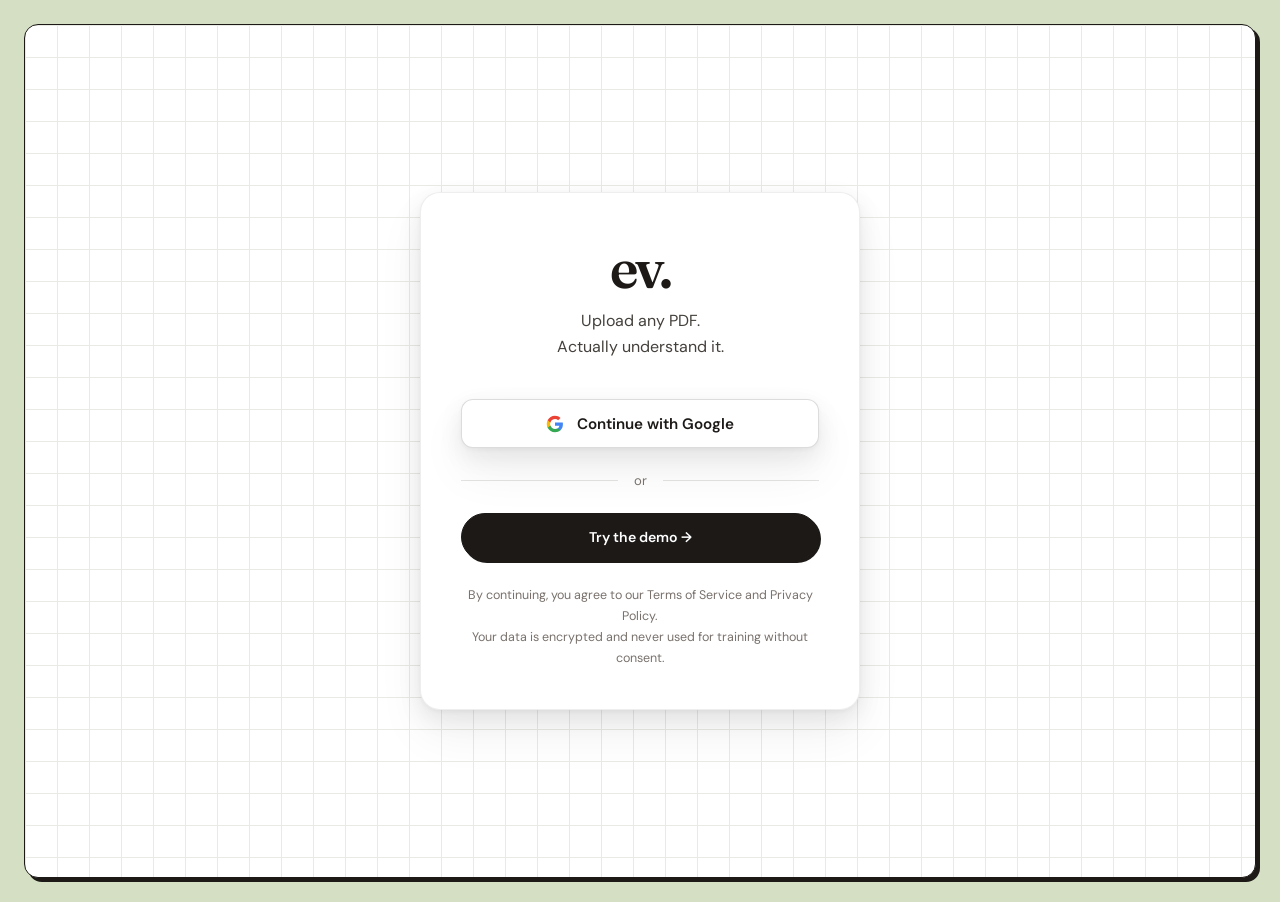
<file: app.html>
<!DOCTYPE html>
<html lang="en">
<head>
<meta charset="UTF-8"/>
<meta name="viewport" content="width=device-width,initial-scale=1.0"/>
<title>ev. — App</title>
<link href="https://fonts.googleapis.com/css2?family=DM+Sans:opsz,wght@9..40,400;9..40,500;9..40,600;9..40,700&family=Fraunces:opsz,ital,wght@9..144,0,300;9..144,0,400;9..144,0,600;9..144,1,300;9..144,1,400&display=swap" rel="stylesheet"/>
<style>
/* ═══════════════════════════════════════════
   DESIGN TOKENS — exact match with landing page
═══════════════════════════════════════════ */
:root{
  --bg:#fff;--bg-out:#d4dfc3;--grid:#e8eae4;--ink:#1c1917;
  --accent:#ffccd5;--accent-h:#ffb3c1;--yellow:#fef08a;--yellow-d:#fde047;
  --muted:#44403c;--muted2:#78716c;--muted3:#57534e;
  --green:#16a34a;--green-lt:#dcfce7;--red:#dc2626;--blue:#1d4ed8;
  --sh-card:0 2px 4px rgba(28,25,23,.04),0 8px 24px rgba(28,25,23,.08),0 24px 48px rgba(28,25,23,.06);
  --sh-float:0 2px 4px rgba(28,25,23,.04),0 16px 48px rgba(28,25,23,.12),0 48px 96px rgba(28,25,23,.10);
  --r:20px;
}
*,*::before,*::after{box-sizing:border-box;margin:0;padding:0;}
html{scroll-behavior:smooth;}
::-webkit-scrollbar{width:8px;}
::-webkit-scrollbar-track{background:var(--bg-out);}
::-webkit-scrollbar-thumb{background:var(--accent);border-radius:4px;}

body{font-family:"DM Sans",sans-serif;background:var(--bg-out);color:var(--ink);padding:1.5rem;overflow-x:hidden;min-height:100vh;}

/* ── CANVAS ── */
.canvas{
  max-width:1360px;margin:0 auto;
  background-color:var(--bg);
  background-image:linear-gradient(var(--grid) 1px,transparent 1px),linear-gradient(90deg,var(--grid) 1px,transparent 1px);
  background-size:32px 32px;
  border:1.5px solid var(--ink);box-shadow:4px 4px 0 var(--ink);
  border-radius:14px;overflow:hidden;position:relative;min-height:calc(100vh - 3rem);
}

/* ── BUTTONS ── */
.btn{font-family:"DM Sans",sans-serif;font-weight:600;font-size:.88rem;padding:.52rem 1.3rem;border-radius:999px;border:1.5px solid var(--ink);background:#fff;color:var(--ink);cursor:pointer;text-decoration:none;box-shadow:2px 2px 0 var(--ink);transition:transform .14s,box-shadow .14s,background .14s;display:inline-flex;align-items:center;gap:.35rem;white-space:nowrap;}
.btn:hover{transform:translate(-2px,-2px);box-shadow:4px 4px 0 var(--ink);background:var(--accent);}
.btn:active{transform:translate(0,0);box-shadow:1px 1px 0 var(--ink);}
.btn-dark{background:var(--ink);color:#fff;}
.btn-dark:hover{background:var(--muted);box-shadow:4px 4px 0 var(--accent);}
.btn-yellow{background:var(--yellow);}
.btn-yellow:hover{background:var(--yellow-d);box-shadow:4px 4px 0 var(--ink);}
.btn-pink{background:var(--accent);}
.btn-pink:hover{background:var(--accent-h);box-shadow:4px 4px 0 var(--ink);}
.btn-ghost{background:transparent;box-shadow:none;border-color:transparent;color:var(--muted2);}
.btn-ghost:hover{background:rgba(28,25,23,.06);box-shadow:none;border-color:transparent;transform:none;}
.btn-lg{font-size:1rem;padding:.8rem 1.8rem;box-shadow:3px 3px 0 var(--ink);}
.btn-sm{font-size:.78rem;padding:.35rem .9rem;box-shadow:1px 1px 0 var(--ink);}
.btn[disabled]{opacity:.4;pointer-events:none;}

/* ── PANEL ── */
.panel{background:#fff;border-radius:var(--r);box-shadow:var(--sh-card);overflow:hidden;border:1px solid rgba(28,25,23,.07);transition:box-shadow .3s,transform .3s;}
.panel:hover{box-shadow:var(--sh-float);transform:translateY(-2px);}
.panel.no-hover:hover{box-shadow:var(--sh-card);transform:none;}
.panel-bar{display:flex;align-items:center;justify-content:space-between;padding:.6rem 1.1rem;border-bottom:1px solid rgba(28,25,23,.07);background:#fafaf9;flex-shrink:0;}
.pbar-dots{display:flex;gap:5px;}
.pbar-dot{width:9px;height:9px;border-radius:50%;}
.pbar-dot.r{background:#ff5f57;}.pbar-dot.y{background:#febc2e;}.pbar-dot.g{background:#28c840;}
.pbar-title{font-size:.72rem;font-weight:600;color:var(--muted2);}
.panel-body{padding:1.4rem;}

/* ── NAV ── */
.app-nav{display:flex;align-items:center;justify-content:space-between;padding:.85rem 2rem;border-bottom:1.5px solid var(--ink);background:rgba(255,255,255,.96);backdrop-filter:blur(14px);position:sticky;top:0;z-index:200;}
.nav-logo{font-family:"Fraunces",serif;font-weight:600;font-size:1.9rem;letter-spacing:-.05em;color:var(--ink);text-decoration:none;cursor:pointer;}
.nav-logo:hover{opacity:.7;}
.nav-links{display:flex;gap:0;list-style:none;}
.nav-link{font-size:.84rem;font-weight:500;color:var(--muted2);text-decoration:none;cursor:pointer;padding:.5rem .9rem;border-radius:8px;transition:all .15s;position:relative;}
.nav-link:hover{color:var(--ink);background:rgba(28,25,23,.05);}
.nav-link.active{color:var(--ink);font-weight:700;}
.nav-link.active::after{content:'';position:absolute;left:.9rem;right:.9rem;bottom:0;height:2px;background:var(--yellow-d);border-radius:1px;}
.nav-right{display:flex;align-items:center;gap:.75rem;}
.user-avatar{width:34px;height:34px;border-radius:50%;border:2px solid var(--ink);object-fit:cover;cursor:pointer;transition:opacity .2s;}
.user-avatar:hover{opacity:.8;}
.user-avatar-placeholder{width:34px;height:34px;border-radius:50%;border:2px solid var(--ink);background:var(--yellow);display:flex;align-items:center;justify-content:center;font-family:"Fraunces",serif;font-weight:600;font-size:.9rem;cursor:pointer;}

/* ── MARQUEE ── */
.mq{overflow:hidden;white-space:nowrap;border-bottom:1.5px solid var(--ink);height:46px;display:flex;align-items:center;flex-shrink:0;}
.mq.yellow{background:var(--yellow);}
.mq.pink{background:var(--accent);}
.mq-track{display:inline-flex;align-items:center;white-space:nowrap;will-change:transform;}
.mq-track.L{animation:mqL var(--d,38s) linear infinite;}
.mq-track.R{animation:mqR var(--d,38s) linear infinite;}
@keyframes mqL{from{transform:translateX(0)}to{transform:translateX(-50%)}}
@keyframes mqR{from{transform:translateX(-50%)}to{transform:translateX(0)}}
.mq-item{display:inline-flex;align-items:center;font-size:.72rem;font-weight:700;letter-spacing:2px;text-transform:uppercase;color:var(--ink);padding:0 1.8rem;flex-shrink:0;}
.mq-sep{display:inline-block;width:4px;height:4px;border-radius:50%;background:var(--ink);opacity:.3;margin:0 .2rem;flex-shrink:0;}

/* ── TYPOGRAPHY ── */
.h1{font-family:"Fraunces",serif;font-weight:400;font-size:clamp(2rem,3.5vw,3rem);letter-spacing:-.04em;line-height:1.08;}
.h1 em,.h2 em{font-style:italic;font-weight:300;}
.h2{font-family:"Fraunces",serif;font-weight:400;font-size:clamp(1.5rem,2.5vw,2rem);letter-spacing:-.03em;line-height:1.1;}
.tag-label{font-size:.68rem;font-weight:700;letter-spacing:2px;text-transform:uppercase;color:var(--ink);}
.ub-y{position:relative;display:inline-block;}
.ub-y::after{content:'';position:absolute;left:0;bottom:-3px;width:100%;height:3px;background:var(--yellow-d);border-radius:2px;}

/* ── LOADING ── */
@keyframes evPulse{0%,100%{opacity:1}50%{opacity:.25}}
@keyframes fadeSlide{from{opacity:0;transform:translateY(10px)}to{opacity:1;transform:none}}
@keyframes fadeIn{from{opacity:0}to{opacity:1}}
@keyframes slideUp{from{opacity:0;transform:translateY(24px)}to{opacity:1;transform:none}}
@keyframes slideLeft{from{opacity:0;transform:translateX(20px)}to{opacity:1;transform:none}}
@keyframes springIn{from{opacity:0;transform:scale(.82)}to{opacity:1;transform:scale(1)}}
@keyframes countUp{from{opacity:0;transform:scale(.6) translateY(8px)}to{opacity:1;transform:none}}
@keyframes badgePop{0%{transform:scale(0) rotate(-15deg)}60%{transform:scale(1.15) rotate(3deg)}100%{transform:scale(1) rotate(0)}}
@keyframes confettiDrop{0%{opacity:1;transform:translate(0,0) rotate(0)}100%{opacity:0;transform:translate(var(--cx,20px),var(--cy,60px)) rotate(var(--cr,180deg))}}
@keyframes progressFill{from{width:0}to{width:var(--w,0%)}}
@keyframes scanLine{0%{top:0;opacity:0}5%{opacity:.7}90%{opacity:.3}100%{top:100%;opacity:0}}
@keyframes floatAnim{0%,100%{transform:translateY(0)}50%{transform:translateY(-8px)}}
@keyframes hlGrow{to{transform:rotate(-.6deg) scaleX(1)}}
@keyframes blink{0%,100%{opacity:1}50%{opacity:.2}}
@keyframes shake{0%,100%{transform:translateX(0)}25%{transform:translateX(-5px)}75%{transform:translateX(5px)}}

.ev-loader-overlay{position:fixed;inset:0;z-index:1000;display:flex;flex-direction:column;align-items:center;justify-content:center;background:rgba(255,255,255,.88);backdrop-filter:blur(8px);}
.ev-loader{font-family:"Fraunces",serif;font-weight:600;font-size:2.6rem;letter-spacing:-.05em;color:var(--ink);animation:evPulse 1.2s ease-in-out infinite;}
.ev-loader-sub{margin-top:.6rem;font-size:.85rem;font-weight:500;color:var(--muted2);animation:evPulse 1.2s .3s ease-in-out infinite;}
.ev-loader-steps{margin-top:1.4rem;display:flex;flex-direction:column;gap:.5rem;align-items:flex-start;}
.ev-loader-step{font-size:.85rem;font-weight:500;color:var(--muted2);opacity:0;display:flex;align-items:center;gap:.5rem;}
.ev-loader-step.show{animation:fadeSlide .5s ease both;}
.ev-step-dot{width:8px;height:8px;border-radius:50%;background:var(--yellow-d);flex-shrink:0;}

/* ── INLINE SKELETON ── */
.skel{background:linear-gradient(90deg,#f0efec 0%,#e8e6e1 50%,#f0efec 100%);background-size:200%;animation:shimmer 1.5s infinite;border-radius:6px;}
@keyframes shimmer{0%{background-position:200%}100%{background-position:-200%}}

/* ── FORM ELEMENTS ── */
.input{width:100%;padding:.75rem 1rem;border:1.5px solid rgba(28,25,23,.2);border-radius:10px;font-family:"DM Sans",sans-serif;font-size:.9rem;color:var(--ink);background:#fff;outline:none;transition:border-color .2s,box-shadow .2s;}
.input:focus{border-color:var(--ink);box-shadow:0 0 0 3px rgba(28,25,23,.07);}
.textarea{width:100%;padding:.75rem 1rem;border:1.5px solid rgba(28,25,23,.2);border-radius:10px;font-family:"DM Sans",sans-serif;font-size:.88rem;color:var(--ink);background:#fff;outline:none;resize:vertical;min-height:80px;transition:border-color .2s,box-shadow .2s;line-height:1.6;}
.textarea:focus{border-color:var(--ink);box-shadow:0 0 0 3px rgba(28,25,23,.07);}
.select{appearance:none;width:100%;padding:.7rem 2.2rem .7rem 1rem;border:1.5px solid rgba(28,25,23,.2);border-radius:10px;font-family:"DM Sans",sans-serif;font-size:.88rem;color:var(--ink);background:#fff url("data:image/svg+xml,%3Csvg width='12' height='8' viewBox='0 0 12 8' fill='none' xmlns='http://www.w3.org/2000/svg'%3E%3Cpath d='M1 1L6 7L11 1' stroke='%231c1917' stroke-width='1.5' stroke-linecap='round'/%3E%3C/svg%3E") no-repeat right 1rem center;outline:none;cursor:pointer;}
.select:focus{border-color:var(--ink);}

/* ── VIEWS ── */
.view{display:none;animation:fadeIn .3s ease;}
.view.active{display:flex;flex-direction:column;min-height:calc(100vh - 3rem - 62px);}

/* ═══════════════════════════════════════════
   AUTH VIEW
═══════════════════════════════════════════ */
.auth-view{display:flex;align-items:center;justify-content:center;padding:4rem 2rem;min-height:calc(100vh - 3rem);}
.auth-card{width:100%;max-width:440px;}
.auth-logo{font-family:"Fraunces",serif;font-weight:600;font-size:3.5rem;letter-spacing:-.06em;color:var(--ink);text-align:center;margin-bottom:.4rem;}
.auth-tagline{text-align:center;font-size:1rem;color:var(--muted);margin-bottom:2.5rem;line-height:1.6;}
.auth-divider{display:flex;align-items:center;gap:1rem;margin:1.5rem 0;color:var(--muted2);font-size:.82rem;}
.auth-divider::before,.auth-divider::after{content:'';flex:1;height:1px;background:rgba(28,25,23,.12);}
.google-btn{width:100%;padding:.85rem 1.5rem;border-radius:12px;border:1.5px solid rgba(28,25,23,.15);background:#fff;display:flex;align-items:center;justify-content:center;gap:.85rem;font-family:"DM Sans",sans-serif;font-size:.95rem;font-weight:600;color:var(--ink);cursor:pointer;box-shadow:var(--sh-card);transition:all .2s;}
.google-btn:hover{box-shadow:var(--sh-float);transform:translateY(-2px);border-color:rgba(28,25,23,.25);}
.google-btn svg{flex-shrink:0;}
.auth-note{text-align:center;font-size:.78rem;color:var(--muted2);margin-top:1.5rem;line-height:1.7;}

/* ═══════════════════════════════════════════
   ONBOARDING MODAL
═══════════════════════════════════════════ */
.modal-overlay{position:fixed;inset:0;z-index:500;background:rgba(28,25,23,.6);backdrop-filter:blur(4px);display:flex;align-items:center;justify-content:center;padding:1.5rem;}
.modal{background:#fff;border-radius:20px;box-shadow:var(--sh-float);width:100%;max-width:680px;max-height:90vh;overflow-y:auto;animation:springIn .4s cubic-bezier(.34,1.56,.64,1);}
.modal-header{padding:2rem 2rem 1rem;border-bottom:1px solid rgba(28,25,23,.08);}
.modal-body{padding:1.8rem 2rem;}
.modal-footer{padding:1rem 2rem 2rem;display:flex;justify-content:flex-end;gap:.75rem;border-top:1px solid rgba(28,25,23,.08);}
.ob-step{display:none;}
.ob-step.active{display:block;animation:fadeSlide .35s ease both;}
.ob-progress{display:flex;gap:.5rem;margin-bottom:1.6rem;}
.ob-prog-dot{height:4px;flex:1;border-radius:2px;background:rgba(28,25,23,.12);transition:background .3s;}
.ob-prog-dot.done{background:var(--yellow-d);}
.learner-tag-grid{display:flex;flex-wrap:wrap;gap:.5rem;margin-top:.9rem;}
.learner-tag-opt{padding:.45rem 1rem;border-radius:999px;border:1.5px solid rgba(28,25,23,.15);background:#fff;font-size:.82rem;font-weight:600;cursor:pointer;transition:all .15s;user-select:none;}
.learner-tag-opt:hover{border-color:var(--ink);background:#fafaf9;}
.learner-tag-opt.sel{background:var(--yellow);border-color:var(--ink);box-shadow:2px 2px 0 var(--ink);}
.depth-card-grid{display:grid;grid-template-columns:repeat(3,1fr);gap:.9rem;margin-top:.9rem;}
.depth-card{padding:1.2rem;border-radius:14px;border:1.5px solid rgba(28,25,23,.12);cursor:pointer;transition:all .2s;text-align:center;}
.depth-card:hover{border-color:var(--ink);box-shadow:var(--sh-card);}
.depth-card.sel{border-color:var(--ink);background:var(--yellow);box-shadow:3px 3px 0 var(--ink);}
.depth-card-icon{font-size:1.6rem;margin-bottom:.5rem;}
.depth-card-title{font-weight:700;font-size:.9rem;margin-bottom:.25rem;}
.depth-card-desc{font-size:.75rem;color:var(--muted2);line-height:1.5;}

/* ═══════════════════════════════════════════
   UPLOAD VIEW
═══════════════════════════════════════════ */
.upload-view{padding:3rem 3rem 4rem;}
.upload-hero{text-align:center;margin-bottom:3rem;}
.drop-zone{border:2px dashed rgba(28,25,23,.2);border-radius:20px;padding:3.5rem 2rem;text-align:center;transition:all .25s;cursor:pointer;position:relative;background:rgba(255,255,255,.5);}
.drop-zone:hover,.drop-zone.drag-over{border-color:var(--ink);background:rgba(253,224,71,.08);border-style:solid;}
.drop-zone input[type=file]{position:absolute;inset:0;opacity:0;cursor:pointer;width:100%;height:100%;}
.drop-icon{width:56px;height:56px;margin:0 auto 1.2rem;background:var(--yellow);border-radius:14px;display:flex;align-items:center;justify-content:center;border:1.5px solid var(--ink);box-shadow:2px 2px 0 var(--ink);}
.drop-title{font-family:"Fraunces",serif;font-size:1.4rem;font-weight:400;letter-spacing:-.02em;margin-bottom:.4rem;}
.drop-sub{font-size:.85rem;color:var(--muted2);}
.file-list{margin-top:1.5rem;display:flex;flex-direction:column;gap:.6rem;}
.file-item{display:flex;align-items:center;gap:.85rem;padding:.8rem 1rem;background:#fff;border-radius:12px;border:1px solid rgba(28,25,23,.08);box-shadow:var(--sh-card);animation:fadeSlide .3s ease both;}
.file-icon{width:36px;height:36px;border-radius:8px;background:var(--yellow);display:flex;align-items:center;justify-content:center;flex-shrink:0;border:1px solid rgba(28,25,23,.1);}
.file-name{flex:1;font-weight:600;font-size:.88rem;}
.file-size{font-size:.76rem;color:var(--muted2);}
.file-remove{width:26px;height:26px;border-radius:50%;border:1.5px solid rgba(28,25,23,.15);background:transparent;cursor:pointer;display:flex;align-items:center;justify-content:center;transition:all .15s;}
.file-remove:hover{background:#fee2e2;border-color:var(--red);}
.upload-progress-panel{margin-top:1.5rem;padding:1.4rem;background:#fff;border-radius:16px;border:1px solid rgba(28,25,23,.08);box-shadow:var(--sh-card);}
.prog-step{display:flex;align-items:center;gap:.75rem;padding:.6rem 0;font-size:.88rem;font-weight:500;color:var(--muted2);opacity:0;}
.prog-step.show{opacity:1;animation:fadeSlide .5s ease both;}
.prog-step.done{color:var(--green);}
.prog-step.active{color:var(--ink);}
.prog-icon{width:22px;height:22px;border-radius:50%;border:1.5px solid currentColor;display:flex;align-items:center;justify-content:center;flex-shrink:0;font-size:.7rem;}
.prog-icon.spin{animation:evPulse 1s infinite;}
.session-list{margin-top:3rem;}
.session-card{display:flex;align-items:center;gap:1rem;padding:1rem 1.2rem;background:#fff;border-radius:14px;border:1px solid rgba(28,25,23,.07);box-shadow:var(--sh-card);margin-bottom:.75rem;cursor:pointer;transition:all .2s;}
.session-card:hover{box-shadow:var(--sh-float);transform:translateX(4px);}
.session-icon{width:40px;height:40px;background:var(--accent);border-radius:10px;display:flex;align-items:center;justify-content:center;flex-shrink:0;border:1px solid rgba(28,25,23,.1);}
.session-info{flex:1;}
.session-title{font-weight:700;font-size:.9rem;}
.session-meta{font-size:.75rem;color:var(--muted2);margin-top:2px;}

/* ═══════════════════════════════════════════
   SUMMARY VIEW
═══════════════════════════════════════════ */
.summary-layout{display:grid;grid-template-columns:240px 1fr 280px;height:calc(100vh - 3rem - 62px);overflow:hidden;}

/* Sidebar */
.topic-sidebar{border-right:1.5px solid var(--ink);overflow-y:auto;background:rgba(255,255,255,.6);}
.topic-sidebar-header{padding:1rem 1.2rem;border-bottom:1px solid rgba(28,25,23,.08);font-size:.7rem;font-weight:700;letter-spacing:1.5px;text-transform:uppercase;color:var(--muted2);}
.topic-item{padding:.8rem 1.2rem;cursor:pointer;border-left:3px solid transparent;transition:all .15s;position:relative;}
.topic-item:hover{background:rgba(28,25,23,.04);}
.topic-item.active{border-left-color:var(--yellow-d);background:rgba(253,224,71,.08);}
.topic-name{font-size:.85rem;font-weight:600;color:var(--ink);}
.topic-bar{height:3px;border-radius:2px;background:#f0efec;margin-top:.4rem;overflow:hidden;}
.topic-bar-fill{height:100%;border-radius:2px;background:var(--yellow-d);transition:width 1s ease;}

/* Main content */
.summary-main{overflow-y:auto;padding:2rem 2.5rem;}
.summary-main::-webkit-scrollbar{width:6px;}
.depth-tabs{display:flex;gap:.4rem;margin-bottom:1.8rem;}
.depth-tab{padding:.45rem 1.1rem;border-radius:999px;border:1.5px solid rgba(28,25,23,.15);background:#fff;font-size:.82rem;font-weight:600;cursor:pointer;transition:all .15s;box-shadow:1px 1px 0 rgba(28,25,23,.15);}
.depth-tab:hover{border-color:var(--ink);background:#fafaf9;}
.depth-tab.active{background:var(--yellow);border-color:var(--ink);box-shadow:2px 2px 0 var(--ink);}
.lang-row{display:flex;gap:.4rem;flex-wrap:wrap;margin-bottom:1.5rem;}
.lang-pill{padding:.3rem .85rem;border-radius:999px;border:1.5px solid rgba(28,25,23,.12);background:#fff;font-size:.74rem;font-weight:600;cursor:pointer;transition:all .15s;}
.lang-pill:hover{border-color:var(--ink);background:#fafaf9;}
.lang-pill.active{background:var(--yellow);border-color:var(--ink);box-shadow:2px 2px 0 var(--ink);}
.summary-content{animation:fadeSlide .35s ease both;}
.summary-headline{font-family:"Fraunces",serif;font-size:1.6rem;font-weight:400;letter-spacing:-.03em;margin-bottom:1.2rem;line-height:1.1;}
.summary-section{margin-bottom:1.6rem;}
.summary-section-title{font-weight:700;font-size:.82rem;letter-spacing:.5px;text-transform:uppercase;color:var(--muted2);margin-bottom:.6rem;}
.summary-text{font-size:.92rem;line-height:1.8;color:var(--muted);}
.kw{background:rgba(253,224,71,.6);border-radius:3px;padding:0 3px;font-weight:600;color:var(--ink);}
.acronym{background:#dbeafe;border-radius:3px;padding:0 3px;font-weight:600;color:var(--blue);}
.summary-quiz-cta{margin-top:2rem;padding:1.2rem 1.4rem;background:var(--yellow);border-radius:14px;border:1.5px solid var(--ink);box-shadow:2px 2px 0 var(--ink);display:flex;align-items:center;justify-content:space-between;}

/* Doc panel */
.doc-panel{border-left:1.5px solid var(--ink);overflow-y:auto;background:rgba(255,255,255,.5);}
.doc-panel-header{padding:1rem 1.2rem;border-bottom:1px solid rgba(28,25,23,.08);font-size:.7rem;font-weight:700;letter-spacing:1.5px;text-transform:uppercase;color:var(--muted2);}
.doc-row{display:flex;align-items:center;gap:.75rem;padding:.85rem 1.2rem;border-bottom:1px solid rgba(28,25,23,.05);cursor:default;transition:background .15s;}
.doc-row:hover{background:rgba(28,25,23,.03);}
.doc-row.best{background:rgba(253,224,71,.08);}
.doc-row-icon{width:32px;height:32px;border-radius:7px;display:flex;align-items:center;justify-content:center;flex-shrink:0;}
.doc-row-info{flex:1;min-width:0;}
.doc-row-name{font-weight:600;font-size:.8rem;white-space:nowrap;overflow:hidden;text-overflow:ellipsis;}
.doc-row-meta{font-size:.7rem;color:var(--muted2);margin-top:1px;}
.doc-cov{height:3px;border-radius:2px;background:#f0efec;margin-top:.4rem;overflow:hidden;}
.doc-cov-fill{height:100%;border-radius:2px;transition:width 1s ease;}
.doc-badge{font-size:.62rem;font-weight:800;padding:2px 8px;border-radius:999px;border:1px solid rgba(28,25,23,.1);white-space:nowrap;flex-shrink:0;}
.doc-badge.best{background:var(--yellow-d);color:var(--ink);}
.doc-badge.good{background:var(--green-lt);color:var(--green);}
.doc-badge.skip{background:#f5f5f4;color:var(--muted2);}
.ev-insight{margin:1rem 1.2rem;background:var(--ink);color:#fff;border-radius:12px;padding:1rem;font-size:.8rem;line-height:1.6;}
.ev-insight-star{color:var(--yellow-d);margin-right:.3rem;}

/* ═══════════════════════════════════════════
   ROADMAP VIEW
═══════════════════════════════════════════ */
.roadmap-view{padding:2.5rem 3rem;display:grid;grid-template-columns:300px 1fr;gap:2.5rem;align-items:start;}
.roadmap-controls{position:sticky;top:80px;}
.rm-depth-tabs{display:flex;flex-direction:column;gap:.5rem;margin-top:.8rem;}
.rm-depth-tab{padding:.65rem 1.1rem;border-radius:10px;border:1.5px solid rgba(28,25,23,.12);background:#fff;font-size:.85rem;font-weight:600;cursor:pointer;transition:all .15s;text-align:left;box-shadow:1px 1px 0 rgba(28,25,23,.1);}
.rm-depth-tab:hover{border-color:var(--ink);}
.rm-depth-tab.active{background:var(--yellow);border-color:var(--ink);box-shadow:2px 2px 0 var(--ink);}
.rm-depth-tab-desc{font-size:.73rem;font-weight:400;color:var(--muted2);margin-top:2px;}
.rm-goal-input{margin-top:1.5rem;}
.rm-goal-label{font-size:.72rem;font-weight:700;letter-spacing:1px;text-transform:uppercase;color:var(--muted2);margin-bottom:.5rem;}

.roadmap-track{position:relative;padding-left:2.2rem;}
.roadmap-track::before{content:'';position:absolute;left:9px;top:12px;bottom:12px;width:2px;background:repeating-linear-gradient(to bottom,var(--ink) 0,var(--ink) 4px,transparent 4px,transparent 8px);}
.rm-step{position:relative;margin-bottom:.9rem;animation:slideUp .4s ease both;}
.rm-dot{position:absolute;left:-1.85rem;top:50%;transform:translateY(-50%);width:14px;height:14px;border-radius:50%;border:2px solid var(--ink);background:#fff;box-shadow:0 0 0 3px #fff;transition:all .3s;}
.rm-step.done .rm-dot{background:var(--yellow-d);}
.rm-step.current .rm-dot{background:var(--ink);box-shadow:0 0 0 4px var(--yellow);}
.rm-card{background:#fff;border-radius:12px;padding:.8rem 1rem;display:flex;align-items:center;gap:.75rem;box-shadow:var(--sh-card);border:1px solid rgba(28,25,23,.07);cursor:default;transition:all .2s;}
.rm-card:hover{box-shadow:var(--sh-float);transform:translateX(4px);}
.rm-step.current .rm-card{background:var(--yellow);box-shadow:3px 3px 0 var(--ink);border-color:var(--ink);}
.rm-step.locked .rm-card{opacity:.4;}
.rm-icon{width:28px;height:28px;border-radius:7px;background:rgba(28,25,23,.06);display:flex;align-items:center;justify-content:center;flex-shrink:0;}
.rm-label{font-weight:700;font-size:.85rem;}
.rm-sub{font-size:.72rem;color:var(--muted3);margin-top:1px;}
.rm-quiz-btn{margin-left:auto;font-size:.7rem;font-weight:700;padding:3px 10px;border-radius:999px;border:1.5px solid var(--ink);background:#fff;cursor:pointer;box-shadow:1px 1px 0 var(--ink);transition:all .15s;flex-shrink:0;}
.rm-quiz-btn:hover{background:var(--yellow);transform:translate(-1px,-1px);box-shadow:2px 2px 0 var(--ink);}
.rm-legend{display:flex;gap:1rem;flex-wrap:wrap;margin-top:1.4rem;font-size:.75rem;color:var(--muted2);}
.rm-legend-item{display:flex;align-items:center;gap:.35rem;}
.rm-legend-dot{width:10px;height:10px;border-radius:50%;flex-shrink:0;}

/* Step drawer */
.step-drawer{position:fixed;right:0;top:0;bottom:0;width:360px;background:#fff;border-left:1.5px solid var(--ink);box-shadow:-4px 0 32px rgba(28,25,23,.1);z-index:100;transform:translateX(100%);transition:transform .3s cubic-bezier(.4,0,.2,1);display:flex;flex-direction:column;}
.step-drawer.open{transform:translateX(0);}
.step-drawer-header{padding:1.2rem 1.4rem;border-bottom:1px solid rgba(28,25,23,.08);display:flex;align-items:center;justify-content:space-between;}
.step-drawer-body{flex:1;overflow-y:auto;padding:1.4rem;}
.step-drawer-close{width:28px;height:28px;border-radius:50%;border:1.5px solid rgba(28,25,23,.15);background:transparent;cursor:pointer;display:flex;align-items:center;justify-content:center;transition:all .15s;}
.step-drawer-close:hover{background:#fee2e2;border-color:var(--red);}

/* ═══════════════════════════════════════════
   QUIZ VIEW
═══════════════════════════════════════════ */
.quiz-view{padding:2.5rem 3rem;max-width:860px;margin:0 auto;}
.quiz-step-indicator{display:flex;gap:.5rem;margin-bottom:2rem;}
.quiz-step-dot{width:8px;height:8px;border-radius:50%;background:rgba(28,25,23,.15);transition:all .3s;}
.quiz-step-dot.active{background:var(--ink);transform:scale(1.3);}
.quiz-step-dot.done{background:var(--yellow-d);}

/* Setup */
.quiz-setup{}
.setup-grid{display:grid;grid-template-columns:1fr 1fr;gap:1.5rem;margin-top:1.4rem;}
.setup-label{font-size:.72rem;font-weight:700;letter-spacing:1px;text-transform:uppercase;color:var(--muted2);margin-bottom:.5rem;}
.qt-multi{display:flex;flex-wrap:wrap;gap:.4rem;}
.qt-chip{padding:.35rem .9rem;border-radius:999px;border:1.5px solid rgba(28,25,23,.12);background:#fff;font-size:.78rem;font-weight:600;cursor:pointer;transition:all .15s;}
.qt-chip:hover{border-color:var(--ink);}
.qt-chip.sel{background:var(--yellow);border-color:var(--ink);box-shadow:2px 2px 0 var(--ink);}
.diff-tabs{display:flex;gap:.4rem;}
.diff-tab{padding:.4rem 1rem;border-radius:999px;border:1.5px solid rgba(28,25,23,.12);background:#fff;font-size:.8rem;font-weight:600;cursor:pointer;transition:all .15s;}
.diff-tab:hover{border-color:var(--ink);}
.diff-tab.active{background:var(--ink);color:#fff;border-color:var(--ink);}
.qcount-btns{display:flex;gap:.5rem;}
.qcount-btn{padding:.4rem 1rem;border-radius:8px;border:1.5px solid rgba(28,25,23,.12);background:#fff;font-size:.82rem;font-weight:600;cursor:pointer;transition:all .15s;}
.qcount-btn:hover{border-color:var(--ink);}
.qcount-btn.active{background:var(--yellow-d);border-color:var(--ink);box-shadow:2px 2px 0 var(--ink);}

/* Active quiz */
.quiz-progress-bar{height:4px;background:rgba(28,25,23,.1);border-radius:2px;margin-bottom:1.8rem;overflow:hidden;}
.quiz-progress-fill{height:100%;background:var(--yellow-d);border-radius:2px;transition:width .5s ease;}
.quiz-q-number{font-size:.72rem;font-weight:700;letter-spacing:1px;text-transform:uppercase;color:var(--muted2);margin-bottom:.6rem;}
.quiz-question{font-family:"Fraunces",serif;font-size:1.45rem;font-weight:400;letter-spacing:-.02em;line-height:1.25;margin-bottom:1.6rem;}
.qopt{display:flex;align-items:center;gap:.8rem;padding:.8rem 1.1rem;border-radius:12px;margin-bottom:.6rem;border:1.5px solid rgba(28,25,23,.1);background:#fafafa;cursor:pointer;transition:all .15s;}
.qopt:hover{border-color:var(--ink);background:#f5f5f4;transform:translateX(3px);}
.qopt.correct{background:var(--green-lt);border-color:var(--green);animation:springIn .35s cubic-bezier(.34,1.56,.64,1) both;}
.qopt.wrong{background:#fee2e2;border-color:var(--red);animation:shake .3s ease both;}
.qcirc{width:28px;height:28px;border-radius:50%;border:1.5px solid rgba(28,25,23,.2);background:#fff;display:flex;align-items:center;justify-content:center;font-size:.76rem;font-weight:700;flex-shrink:0;transition:all .2s;}
.correct .qcirc{background:var(--green);color:#fff;border-color:var(--green);}
.wrong .qcirc{background:var(--red);color:#fff;border-color:var(--red);}
.tf-opts{display:grid;grid-template-columns:1fr 1fr;gap:1rem;margin-top:.5rem;}
.tf-btn{padding:1.6rem;border-radius:14px;border:1.5px solid rgba(28,25,23,.12);background:#fafafa;font-size:1rem;font-weight:700;cursor:pointer;transition:all .2s;display:flex;align-items:center;justify-content:center;gap:.5rem;}
.tf-btn:hover{transform:translateY(-3px);box-shadow:var(--sh-card);}
.tf-btn.true-btn:hover,.tf-btn.true-btn.sel-t{background:var(--green-lt);border-color:var(--green);color:var(--green);}
.tf-btn.false-btn:hover,.tf-btn.false-btn.sel-f{background:#fee2e2;border-color:var(--red);color:var(--red);}
.match-grid{display:grid;grid-template-columns:1fr 1fr;gap:1rem;margin-top:.5rem;}
.match-col{display:flex;flex-direction:column;gap:.5rem;}
.match-item{padding:.65rem .9rem;border-radius:8px;font-size:.84rem;font-weight:600;border:1.5px solid rgba(28,25,23,.1);background:#fff;cursor:pointer;transition:all .2s;}
.match-item:hover{border-color:var(--ink);background:#fffdf5;}
.match-item.sel{background:var(--yellow);border-color:var(--ink);box-shadow:2px 2px 0 var(--ink);}
.match-item.matched{background:var(--green-lt);border-color:var(--green);cursor:default;pointer-events:none;}
.q-feedback{margin-top:.9rem;border-radius:12px;padding:.8rem 1.1rem;font-size:.85rem;font-weight:600;display:none;animation:fadeSlide .35s ease both;}
.q-feedback.show{display:block;}
.q-feedback.correct-fb{background:var(--green-lt);color:var(--green);}
.q-feedback.wrong-fb{background:#fee2e2;color:var(--red);}
.quiz-next{margin-top:1.4rem;display:flex;justify-content:flex-end;}

/* Results */
.quiz-results{text-align:center;padding:1rem 0;}
.result-score{font-family:"Fraunces",serif;font-size:5rem;font-weight:400;letter-spacing:-.05em;line-height:1;animation:countUp .8s cubic-bezier(.34,1.56,.64,1) both;}
.result-label{font-size:1rem;color:var(--muted);margin-top:.5rem;}
.result-bars{margin:2rem 0;text-align:left;}
.r-bar-row{display:flex;align-items:center;gap:.75rem;margin-bottom:.8rem;font-size:.84rem;}
.r-bar-label{width:160px;font-weight:500;}
.r-bar-bg{flex:1;height:8px;background:#f0efec;border-radius:999px;overflow:hidden;}
.r-bar-fill{height:100%;border-radius:999px;transition:width 1.4s cubic-bezier(.22,1,.36,1);}
.r-bar-pct{width:36px;text-align:right;font-weight:700;font-size:.8rem;}
.badge-award{margin-top:2rem;display:flex;flex-direction:column;align-items:center;gap:.6rem;animation:springIn .5s .5s cubic-bezier(.34,1.56,.64,1) both;opacity:0;animation-fill-mode:both;}
.badge-star{width:72px;height:72px;animation:badgePop .6s .8s cubic-bezier(.34,1.56,.64,1) both;}
.confetti-container{position:absolute;top:50%;left:50%;pointer-events:none;}
.confetti-piece{position:absolute;width:8px;height:8px;border-radius:2px;animation:confettiDrop 1.2s ease-out both;}

/* ═══════════════════════════════════════════
   DASHBOARD VIEW
═══════════════════════════════════════════ */
.dashboard-view{padding:2.5rem 3rem;}
.dash-header{display:flex;align-items:center;gap:1.5rem;padding:1.8rem 2rem;background:#fff;border-radius:20px;box-shadow:var(--sh-card);border:1px solid rgba(28,25,23,.07);margin-bottom:2rem;}
.dash-avatar{width:64px;height:64px;border-radius:50%;border:2px solid var(--ink);object-fit:cover;}
.dash-avatar-placeholder{width:64px;height:64px;border-radius:50%;border:2px solid var(--ink);background:var(--yellow);display:flex;align-items:center;justify-content:center;font-family:"Fraunces",serif;font-size:1.8rem;font-weight:600;flex-shrink:0;}
.dash-user-info{flex:1;}
.dash-name{font-family:"Fraunces",serif;font-size:1.5rem;font-weight:400;letter-spacing:-.03em;}
.dash-learner-tags{display:flex;gap:.4rem;flex-wrap:wrap;margin-top:.5rem;}
.dash-ltag{font-size:.72rem;font-weight:700;padding:2px 9px;border-radius:999px;background:var(--yellow);border:1px solid rgba(28,25,23,.1);}
.dash-streak{display:flex;flex-direction:column;align-items:center;gap:.2rem;padding:0 1.5rem;border-left:1px solid rgba(28,25,23,.1);}
.dash-streak-n{font-family:"Fraunces",serif;font-size:2rem;font-weight:600;line-height:1;}
.dash-streak-label{font-size:.72rem;font-weight:700;letter-spacing:.5px;text-transform:uppercase;color:var(--muted2);}
.dash-stats{display:grid;grid-template-columns:repeat(4,1fr);gap:1rem;margin-bottom:2rem;}
.stat-card{background:#fff;border-radius:16px;padding:1.3rem 1.4rem;box-shadow:var(--sh-card);border:1px solid rgba(28,25,23,.07);transition:all .2s;}
.stat-card:hover{box-shadow:var(--sh-float);transform:translateY(-2px);}
.stat-n{font-family:"Fraunces",serif;font-size:2.2rem;font-weight:400;letter-spacing:-.04em;line-height:1;animation:countUp .8s ease both;}
.stat-label{font-size:.75rem;font-weight:600;color:var(--muted2);margin-top:.3rem;text-transform:uppercase;letter-spacing:.5px;}
.dash-grid{display:grid;grid-template-columns:1fr 1fr;gap:1.5rem;margin-bottom:2rem;}
.sw-panel{padding:1.6rem;}
.sw-list{display:flex;flex-direction:column;gap:.5rem;margin-top:.8rem;}
.sw-item{display:flex;align-items:center;gap:.75rem;padding:.6rem .8rem;border-radius:8px;font-size:.84rem;}
.sw-item.strength{background:var(--green-lt);}
.sw-item.weakness{background:#fee2e2;}
.sw-bar-wrap{flex:1;height:5px;border-radius:999px;background:rgba(28,25,23,.1);overflow:hidden;}
.sw-bar{height:100%;border-radius:999px;transition:width 1.2s ease;}
.dash-obs{margin-top:1rem;padding:1rem;background:rgba(253,224,71,.25);border-radius:10px;font-size:.84rem;color:var(--muted);line-height:1.65;border:1px solid rgba(253,224,71,.6);}

/* Concept map */
.concept-map-panel{grid-column:1/-1;padding:1.4rem;}
.concept-map{position:relative;height:260px;overflow:hidden;}
.cmap-node{position:absolute;padding:.4rem .85rem;border-radius:999px;font-size:.75rem;font-weight:700;border:1.5px solid var(--ink);cursor:pointer;transition:all .2s;box-shadow:var(--sh-card);}
.cmap-node:hover{transform:scale(1.08);box-shadow:var(--sh-float);}
.cmap-node.mastered{background:var(--yellow-d);}
.cmap-node.progress{background:var(--accent);}
.cmap-node.not-started{background:#f5f5f4;color:var(--muted2);}
.cmap-line{position:absolute;background:rgba(28,25,23,.15);height:1.5px;transform-origin:left center;pointer-events:none;}

/* Badges */
.badges-panel{padding:1.6rem;}
.badges-grid{display:flex;flex-wrap:wrap;gap:1.2rem;margin-top:1rem;}
.badge-card{display:flex;flex-direction:column;align-items:center;gap:.4rem;padding:.9rem;border-radius:14px;border:1px solid rgba(28,25,23,.08);background:#fff;box-shadow:var(--sh-card);width:96px;transition:all .2s;cursor:default;}
.badge-card:hover{box-shadow:var(--sh-float);transform:translateY(-3px);}
.badge-card.earned{background:var(--yellow);}
.badge-svg{width:40px;height:40px;}
.badge-name{font-size:.68rem;font-weight:700;text-align:center;line-height:1.3;}

/* ═══════════════════════════════════════════
   USER DROPDOWN
═══════════════════════════════════════════ */
.user-dropdown{position:absolute;top:calc(100% + 8px);right:0;background:#fff;border-radius:14px;box-shadow:var(--sh-float);border:1px solid rgba(28,25,23,.08);min-width:200px;z-index:300;overflow:hidden;animation:springIn .2s ease both;}
.user-dropdown-header{padding:.9rem 1.1rem;border-bottom:1px solid rgba(28,25,23,.07);}
.ud-name{font-weight:700;font-size:.88rem;}
.ud-email{font-size:.75rem;color:var(--muted2);}
.ud-item{display:flex;align-items:center;gap:.7rem;padding:.75rem 1.1rem;font-size:.85rem;font-weight:500;cursor:pointer;transition:background .15s;}
.ud-item:hover{background:rgba(28,25,23,.04);}
.ud-item.danger{color:var(--red);}
.ud-item.danger:hover{background:#fee2e2;}

/* ── MISC ── */
.empty-state{display:flex;flex-direction:column;align-items:center;justify-content:center;padding:4rem 2rem;text-align:center;gap:1rem;opacity:.6;}
.empty-title{font-family:"Fraunces",serif;font-size:1.4rem;font-weight:400;}
.empty-sub{font-size:.88rem;color:var(--muted);}
.section-sep{border:none;border-top:1.5px solid rgba(28,25,23,.07);margin:2rem 0;}
.badge-pill{display:inline-flex;align-items:center;gap:4px;font-size:.68rem;font-weight:800;padding:2px 9px;border-radius:999px;border:1px solid rgba(28,25,23,.1);white-space:nowrap;}
.badge-pill.best{background:var(--yellow-d);}
.badge-pill.good{background:var(--green-lt);color:var(--green);}
.badge-pill.skip{background:#f5f5f4;color:var(--muted2);}
.inline-error{background:#fee2e2;border:1.5px solid var(--red);border-radius:10px;padding:.8rem 1rem;font-size:.84rem;color:#991b1b;margin-top:.75rem;display:none;animation:fadeSlide .3s ease both;}
.inline-error.show{display:flex;align-items:center;gap:.6rem;}

/* SVG icon helpers */
.icon{width:18px;height:18px;flex-shrink:0;}
.icon-sm{width:14px;height:14px;}
</style>
</head>
<body>
<div class="canvas" id="canvas">

  <!-- ══ GLOBAL LOADER ══ -->
  <div class="ev-loader-overlay" id="globalLoader" style="display:none">
    <div class="ev-loader">ev.</div>
    <div class="ev-loader-sub" id="loaderMsg">Loading...</div>
    <div class="ev-loader-steps" id="loaderSteps"></div>
  </div>

  <!-- ══ ONBOARDING MODAL ══ -->
  <div class="modal-overlay" id="onboardingModal" style="display:none">
    <div class="modal">
      <div class="modal-header">
        <div style="text-align:center">
          <div style="font-family:'Fraunces',serif;font-size:2.4rem;font-weight:600;letter-spacing:-.05em">ev.</div>
          <div style="font-size:1rem;color:var(--muted);margin-top:.3rem">Let's set up your learning profile</div>
        </div>
        <div class="ob-progress" id="obProgress" style="margin-top:1.2rem">
          <div class="ob-prog-dot done"></div>
          <div class="ob-prog-dot"></div>
          <div class="ob-prog-dot"></div>
        </div>
      </div>
      <div class="modal-body">
        <!-- Step 1: Learner type -->
        <div class="ob-step active" id="obStep1">
          <div style="font-family:'Fraunces',serif;font-size:1.4rem;font-weight:400;margin-bottom:.4rem">How do you learn best?</div>
          <div style="font-size:.88rem;color:var(--muted);margin-bottom:.2rem">Select all that apply — or skip if you're not sure yet.</div>
          <div class="learner-tag-grid" id="learnerTags">
            <div class="learner-tag-opt" data-v="adhd">ADHD</div>
            <div class="learner-tag-opt" data-v="dyslexia">Dyslexia</div>
            <div class="learner-tag-opt" data-v="autism">Autism Spectrum</div>
            <div class="learner-tag-opt" data-v="visual">Visual Learner</div>
            <div class="learner-tag-opt" data-v="auditory">Auditory Learner</div>
            <div class="learner-tag-opt" data-v="verbal">Verbal Learner</div>
            <div class="learner-tag-opt" data-v="reading">Reading / Writing</div>
            <div class="learner-tag-opt" data-v="kinaesthetic">Kinaesthetic</div>
            <div class="learner-tag-opt" data-v="non-native">Non-Native Speaker</div>
            <div class="learner-tag-opt" data-v="dyscalculia">Dyscalculia</div>
          </div>
        </div>
        <!-- Step 2: Language -->
        <div class="ob-step" id="obStep2">
          <div style="font-family:'Fraunces',serif;font-size:1.4rem;font-weight:400;margin-bottom:.8rem">Preferred language?</div>
          <select class="select" id="langPref">
            <option value="en">English</option>
            <option value="hi">Hindi</option>
            <option value="es">Spanish</option>
            <option value="fr">French</option>
            <option value="ar">Arabic</option>
            <option value="ja">Japanese</option>
            <option value="de">German</option>
            <option value="pt">Portuguese</option>
            <option value="ko">Korean</option>
            <option value="zh">Mandarin</option>
          </select>
          <div style="margin-top:1rem;font-size:.82rem;color:var(--muted2);line-height:1.65">EduVision will summarise, quiz, and explain everything in this language. You can change it at any time.</div>
        </div>
        <!-- Step 3: Depth -->
        <div class="ob-step" id="obStep3">
          <div style="font-family:'Fraunces',serif;font-size:1.4rem;font-weight:400;margin-bottom:.8rem">How deep do you want to go?</div>
          <div class="depth-card-grid" id="depthCards">
            <div class="depth-card" data-v="exam" onclick="selectDepthCard(this)">
              <div class="depth-card-icon">&#x25A4;</div>
              <div class="depth-card-title">Just the exam bits</div>
              <div class="depth-card-desc">High-yield definitions and key points only</div>
            </div>
            <div class="depth-card sel" data-v="solid" onclick="selectDepthCard(this)">
              <div class="depth-card-icon">&#x25A6;</div>
              <div class="depth-card-title">Solid understanding</div>
              <div class="depth-card-desc">Concepts, mechanisms, and practice</div>
            </div>
            <div class="depth-card" data-v="expert" onclick="selectDepthCard(this)">
              <div class="depth-card-icon">&#x25C6;</div>
              <div class="depth-card-title">Become an expert</div>
              <div class="depth-card-desc">Research depth, edge cases, full mastery</div>
            </div>
          </div>
        </div>
      </div>
      <div class="modal-footer">
        <button class="btn btn-ghost" onclick="skipOnboarding()">Skip for now</button>
        <button class="btn" id="obBack" onclick="obPrev()" style="display:none">Back</button>
        <button class="btn btn-dark" id="obNext" onclick="obNext()">Next &rarr;</button>
      </div>
    </div>
  </div>

  <!-- ══ USER DROPDOWN ══ -->
  <div class="user-dropdown" id="userDropdown" style="display:none;position:fixed;top:62px;right:calc(50vw - 650px)">
    <div class="user-dropdown-header">
      <div class="ud-name" id="udName">User</div>
      <div class="ud-email" id="udEmail">user@email.com</div>
    </div>
    <div class="ud-item" onclick="navigate('dashboard')">
      <svg class="icon" fill="none" viewBox="0 0 24 24" stroke="currentColor" stroke-width="1.8"><rect x="3" y="3" width="7" height="7" rx="1.5"/><rect x="14" y="3" width="7" height="7" rx="1.5"/><rect x="3" y="14" width="7" height="7" rx="1.5"/><rect x="14" y="14" width="7" height="7" rx="1.5"/></svg>
      Dashboard
    </div>
    <div class="ud-item" onclick="closeDropdown()">
      <svg class="icon" fill="none" viewBox="0 0 24 24" stroke="currentColor" stroke-width="1.8"><circle cx="12" cy="8" r="4"/><path d="M4 20c0-4 3.6-7 8-7s8 3 8 7"/></svg>
      Profile
    </div>
    <div class="ud-item danger" onclick="logout()">
      <svg class="icon" fill="none" viewBox="0 0 24 24" stroke="currentColor" stroke-width="1.8"><path d="M17 16l4-4m0 0l-4-4m4 4H7m6 4v1a3 3 0 01-3 3H6a3 3 0 01-3-3V7a3 3 0 013-3h4a3 3 0 013 3v1"/></svg>
      Sign out
    </div>
  </div>

  <!-- ══ AUTH VIEW ══ -->
  <div id="authView" class="auth-view" style="display:none">
    <div class="auth-card panel no-hover" style="padding:2.5rem">
      <div class="auth-logo">ev.</div>
      <div class="auth-tagline">Upload any PDF.<br/>Actually understand it.</div>
      <button class="google-btn" onclick="googleLogin()">
        <svg class="icon" viewBox="0 0 24 24"><path d="M22.56 12.25c0-.78-.07-1.53-.2-2.25H12v4.26h5.92c-.26 1.37-1.04 2.53-2.21 3.31v2.77h3.57c2.08-1.92 3.28-4.74 3.28-8.09z" fill="#4285F4"/><path d="M12 23c2.97 0 5.46-.98 7.28-2.66l-3.57-2.77c-.98.66-2.23 1.06-3.71 1.06-2.86 0-5.29-1.93-6.16-4.53H2.18v2.84C3.99 20.53 7.7 23 12 23z" fill="#34A853"/><path d="M5.84 14.09c-.22-.66-.35-1.36-.35-2.09s.13-1.43.35-2.09V7.07H2.18C1.43 8.55 1 10.22 1 12s.43 3.45 1.18 4.93l3.66-2.84z" fill="#FBBC05"/><path d="M12 5.38c1.62 0 3.06.56 4.21 1.64l3.15-3.15C17.45 2.09 14.97 1 12 1 7.7 1 3.99 3.47 2.18 7.07l3.66 2.84c.87-2.6 3.3-4.53 6.16-4.53z" fill="#EA4335"/></svg>
        Continue with Google
      </button>
      <div class="auth-divider">or</div>
      <button class="btn btn-dark" style="width:100%;justify-content:center;padding:.85rem" onclick="demoLogin()">Try the demo &rarr;</button>
      <div class="auth-note">By continuing, you agree to our Terms of Service and Privacy Policy.<br/>Your data is encrypted and never used for training without consent.</div>
    </div>
  </div>

  <!-- ══ APP SHELL (nav + views) ══ -->
  <div id="appShell" style="display:none">
    <!-- NAV -->
    <nav class="app-nav">
      <div class="nav-logo" onclick="navigate('upload')">ev.</div>
      <ul class="nav-links">
        <li><a class="nav-link" data-view="upload" onclick="navigate('upload')">Upload</a></li>
        <li><a class="nav-link" data-view="summary" onclick="navigate('summary')">Summary</a></li>
        <li><a class="nav-link" data-view="roadmap" onclick="navigate('roadmap')">Roadmap</a></li>
        <li><a class="nav-link" data-view="quiz" onclick="navigate('quiz')">Quiz</a></li>
        <li><a class="nav-link" data-view="dashboard" onclick="navigate('dashboard')">Dashboard</a></li>
      </ul>
      <div class="nav-right" style="position:relative">
        <button class="btn btn-yellow btn-sm" onclick="navigate('upload')">
          <svg class="icon-sm" fill="none" viewBox="0 0 24 24" stroke="currentColor" stroke-width="2"><path stroke-linecap="round" d="M12 4v16m-8-8h16"/></svg>
          New
        </button>
        <div id="navAvatar" onclick="toggleDropdown()" style="cursor:pointer"></div>
      </div>
    </nav>

    <!-- UPLOAD VIEW -->
    <div class="view" id="view-upload">
      <div class="upload-view">
        <div class="upload-hero">
          <div style="font-family:'Fraunces',serif;font-size:clamp(1.8rem,3vw,2.6rem);font-weight:400;letter-spacing:-.04em;margin-bottom:.5rem">Upload your <em style="font-style:italic;font-weight:300">study materials.</em></div>
          <div style="font-size:1rem;color:var(--muted)">Drop one or more PDFs. EduVision reads them all and tells you exactly what to study.</div>
        </div>

        <div class="drop-zone" id="dropZone" ondragover="handleDragOver(event)" ondragleave="handleDragLeave(event)" ondrop="handleDrop(event)" onclick="triggerFileInput()">
          <input type="file" id="fileInput" accept=".pdf" multiple onchange="handleFiles(event)" style="display:none"/>
          <div class="drop-icon">
            <svg width="24" height="24" fill="none" viewBox="0 0 24 24" stroke="#1c1917" stroke-width="1.8"><path stroke-linecap="round" d="M12 4v12m-4-4l4-4 4 4"/><path stroke-linecap="round" d="M4 20h16"/></svg>
          </div>
          <div class="drop-title">Drop your PDFs here</div>
          <div class="drop-sub">or click to select files &middot; Multiple files supported</div>
        </div>

        <div class="file-list" id="fileList"></div>

        <div id="uploadProgress" class="upload-progress-panel" style="display:none">
          <div style="font-weight:700;font-size:.88rem;margin-bottom:.8rem">Analysing your materials&hellip;</div>
          <div class="prog-step" id="ps1"><div class="prog-icon spin">&#x2B24;</div>Reading your PDFs&hellip;</div>
          <div class="prog-step" id="ps2"><div class="prog-icon">&#x25CB;</div>Mapping topics across documents&hellip;</div>
          <div class="prog-step" id="ps3"><div class="prog-icon">&#x25CB;</div>Scoring coverage per topic&hellip;</div>
          <div class="prog-step" id="ps4"><div class="prog-icon">&#x25CB;</div>Building your learning roadmap&hellip;</div>
          <div class="prog-step" id="ps5"><div class="prog-icon">&#x25CB;</div>Finalising recommendations&hellip;</div>
        </div>

        <div style="margin-top:1.5rem;display:flex;gap:.75rem;align-items:center;flex-wrap:wrap">
          <button class="btn btn-dark btn-lg" id="analyseBtn" onclick="startAnalysis()" disabled>Analyse PDFs &rarr;</button>
          <span style="font-size:.8rem;color:var(--muted2)" id="fileCountLabel"></span>
        </div>
        <div class="inline-error" id="uploadError" style="display:none;margin-top:.8rem"></div>

        <!-- Past sessions -->
        <div class="session-list" id="sessionList">
          <div style="font-size:.72rem;font-weight:700;letter-spacing:1.5px;text-transform:uppercase;color:var(--muted2);margin-bottom:.8rem">Recent Sessions</div>
        </div>
      </div>
    </div>

    <!-- SUMMARY VIEW -->
    <div class="view" id="view-summary">
      <div class="summary-layout">
        <!-- Topic sidebar -->
        <div class="topic-sidebar">
          <div class="topic-sidebar-header">Topics</div>
          <div id="topicList"></div>
        </div>

        <!-- Main content -->
        <div class="summary-main" id="summaryMain">
          <div id="summaryEmpty" class="empty-state">
            <svg width="48" height="48" fill="none" viewBox="0 0 24 24" stroke="currentColor" stroke-width="1.2" opacity=".3"><rect x="4" y="2" width="16" height="20" rx="2"/><path d="M8 7h8M8 11h8M8 15h5"/></svg>
            <div class="empty-title">Select a topic</div>
            <div class="empty-sub">Choose a topic from the sidebar to view its summary</div>
          </div>
          <div id="summaryContent" style="display:none">
            <div class="depth-tabs" id="depthTabs">
              <button class="depth-tab active" onclick="switchDepth('quick',this)">Quick</button>
              <button class="depth-tab" onclick="switchDepth('structured',this)">Structured</button>
              <button class="depth-tab" onclick="switchDepth('detailed',this)">Detailed</button>
            </div>
            <div class="lang-row" id="langRow"></div>
            <div id="summaryBody" class="summary-content"></div>
            <div class="summary-quiz-cta" id="summaryQuizCta">
              <div>
                <div style="font-weight:700;font-size:.9rem">Quiz yourself on this topic</div>
                <div style="font-size:.78rem;color:var(--muted);margin-top:2px">Test what you just learned</div>
              </div>
              <button class="btn btn-dark btn-sm" onclick="quizFromSummary()">Take quiz &rarr;</button>
            </div>
          </div>
        </div>

        <!-- Doc panel -->
        <div class="doc-panel">
          <div class="doc-panel-header">Sources</div>
          <div id="docPanelList"></div>
          <div class="ev-insight" id="evInsight" style="display:none">
            <span class="ev-insight-star">&#x2726;</span>
            <span id="evInsightText"></span>
          </div>
        </div>
      </div>
    </div>

    <!-- ROADMAP VIEW -->
    <div class="view" id="view-roadmap">
      <div class="roadmap-view">
        <!-- Controls -->
        <div class="roadmap-controls">
          <div style="font-family:'Fraunces',serif;font-size:1.5rem;font-weight:400;letter-spacing:-.03em;margin-bottom:.3rem">Your Roadmap</div>
          <div style="font-size:.85rem;color:var(--muted)">How deep do you want to go?</div>
          <div class="rm-depth-tabs" id="rmDepthTabs">
            <button class="rm-depth-tab" data-d="exam" onclick="setRoadmapDepth('exam',this)">
              <div>Just the exam bits</div>
              <div class="rm-depth-tab-desc">Key definitions & high-yield points</div>
            </button>
            <button class="rm-depth-tab active" data-d="solid" onclick="setRoadmapDepth('solid',this)">
              <div>Solid understanding</div>
              <div class="rm-depth-tab-desc">Concepts, mechanisms & problems</div>
            </button>
            <button class="rm-depth-tab" data-d="expert" onclick="setRoadmapDepth('expert',this)">
              <div>Become an expert</div>
              <div class="rm-depth-tab-desc">Research depth & edge cases</div>
            </button>
          </div>
          <div class="rm-goal-input">
            <div class="rm-goal-label">Your learning goal (optional)</div>
            <input class="input" id="goalInput" placeholder="e.g. Pass my biochemistry exam&hellip;" style="font-size:.85rem"/>
            <button class="btn btn-sm" style="margin-top:.6rem;width:100%;justify-content:center" onclick="regenerateRoadmap()">Regenerate &rarr;</button>
          </div>
          <div class="rm-legend">
            <div class="rm-legend-item"><div class="rm-legend-dot" style="background:var(--yellow-d);border:1.5px solid var(--ink)"></div>Done</div>
            <div class="rm-legend-item"><div class="rm-legend-dot" style="background:var(--ink);box-shadow:0 0 0 3px var(--yellow)"></div>Now</div>
            <div class="rm-legend-item"><div class="rm-legend-dot" style="background:#fff;border:1.5px solid var(--ink)"></div>Next</div>
            <div class="rm-legend-item" style="opacity:.4"><div class="rm-legend-dot" style="background:#fff;border:1.5px solid #bbb"></div>Locked</div>
          </div>
        </div>

        <!-- Roadmap track -->
        <div>
          <div style="margin-bottom:1.2rem;display:flex;align-items:center;justify-content:space-between">
            <div style="font-size:.72rem;font-weight:700;letter-spacing:1px;text-transform:uppercase;color:var(--muted2)" id="rmTopicLabel">Enzyme Kinetics</div>
            <span id="rmDepthBadge" style="background:var(--yellow);border-radius:999px;padding:2px 12px;font-size:.68rem;font-weight:700;border:1.5px solid var(--ink)">Solid understanding</span>
          </div>
          <div class="roadmap-track" id="roadmapTrack"></div>
        </div>
      </div>

      <!-- Step drawer -->
      <div class="step-drawer" id="stepDrawer">
        <div class="step-drawer-header">
          <div>
            <div style="font-weight:700;font-size:.9rem" id="drawerTitle">Topic Detail</div>
            <div style="font-size:.75rem;color:var(--muted2)" id="drawerSub"></div>
          </div>
          <button class="step-drawer-close" onclick="closeDrawer()">
            <svg width="12" height="12" viewBox="0 0 12 12" fill="none" stroke="currentColor" stroke-width="2"><line x1="1" y1="1" x2="11" y2="11"/><line x1="11" y1="1" x2="1" y2="11"/></svg>
          </button>
        </div>
        <div class="step-drawer-body">
          <div style="font-size:.72rem;font-weight:700;letter-spacing:1px;text-transform:uppercase;color:var(--muted2);margin-bottom:.6rem">PDF Section</div>
          <div id="drawerExcerpt" style="font-size:.85rem;line-height:1.75;color:var(--muted);background:#fafaf9;border-radius:10px;padding:1rem;border:1px solid rgba(28,25,23,.07)"></div>
          <div style="margin-top:1.4rem;font-size:.72rem;font-weight:700;letter-spacing:1px;text-transform:uppercase;color:var(--muted2);margin-bottom:.6rem">Optional Resources</div>
          <div id="drawerResources"></div>
          <button class="btn btn-yellow" style="width:100%;justify-content:center;margin-top:1.4rem" onclick="quizFromDrawer()">Take quiz on this topic &rarr;</button>
        </div>
      </div>
    </div>

    <!-- QUIZ VIEW -->
    <div class="view" id="view-quiz">
      <div class="quiz-view">

        <!-- Step indicator -->
        <div class="quiz-step-indicator" id="quizStepIndicator"></div>

        <!-- Setup -->
        <div id="quizSetup">
          <div style="font-family:'Fraunces',serif;font-size:clamp(1.6rem,2.5vw,2.2rem);font-weight:400;letter-spacing:-.04em;margin-bottom:.4rem">Set up your quiz.</div>
          <div style="font-size:.92rem;color:var(--muted);margin-bottom:1.6rem">All questions generated from your uploaded materials.</div>

          <div style="margin-bottom:1.2rem">
            <div class="setup-label">Topic</div>
            <select class="select" id="quizTopicSelect"></select>
          </div>

          <div class="setup-grid">
            <div>
              <div class="setup-label">Question types</div>
              <div class="qt-multi" id="qtMulti">
                <div class="qt-chip sel" data-v="mcq" onclick="toggleQT(this)">Multiple Choice</div>
                <div class="qt-chip" data-v="tf" onclick="toggleQT(this)">True / False</div>
                <div class="qt-chip" data-v="ow" onclick="toggleQT(this)">One Word</div>
                <div class="qt-chip" data-v="os" onclick="toggleQT(this)">One Sentence</div>
                <div class="qt-chip" data-v="match" onclick="toggleQT(this)">Match</div>
              </div>
            </div>
            <div>
              <div class="setup-label">Difficulty</div>
              <div class="diff-tabs">
                <button class="diff-tab" data-d="easy" onclick="setDiff(this)">Easy</button>
                <button class="diff-tab active" data-d="intermediate" onclick="setDiff(this)">Intermediate</button>
                <button class="diff-tab" data-d="hard" onclick="setDiff(this)">Hard</button>
              </div>
            </div>
            <div>
              <div class="setup-label">Number of questions</div>
              <div class="qcount-btns">
                <button class="qcount-btn" data-n="5" onclick="setCount(this)">5</button>
                <button class="qcount-btn active" data-n="10" onclick="setCount(this)">10</button>
                <button class="qcount-btn" data-n="15" onclick="setCount(this)">15</button>
                <button class="qcount-btn" data-n="20" onclick="setCount(this)">20</button>
              </div>
            </div>
            <div>
              <div class="setup-label">Language</div>
              <select class="select" id="quizLangSelect">
                <option value="en">English</option>
                <option value="hi">Hindi</option>
                <option value="es">Spanish</option>
                <option value="fr">French</option>
                <option value="ar">Arabic</option>
                <option value="ja">Japanese</option>
                <option value="de">German</option>
              </select>
            </div>
          </div>

          <div style="margin-top:2rem">
            <button class="btn btn-dark btn-lg" onclick="startQuiz()">Start Quiz &rarr;</button>
          </div>
          <div class="inline-error" id="quizSetupError">Please select at least one question type.</div>
        </div>

        <!-- Active quiz -->
        <div id="quizActive" style="display:none">
          <div class="quiz-progress-bar">
            <div class="quiz-progress-fill" id="quizProgressFill" style="width:10%"></div>
          </div>
          <div class="quiz-q-number" id="quizQNumber">Question 1 of 10</div>
          <div class="quiz-question" id="quizQuestionText"></div>
          <div id="quizAnswerArea"></div>
          <div class="q-feedback" id="quizFeedback"></div>
          <div class="quiz-next">
            <button class="btn btn-dark" id="quizNextBtn" onclick="nextQuestion()" style="display:none">Next &rarr;</button>
          </div>
        </div>

        <!-- Results -->
        <div id="quizResults" style="display:none;position:relative;overflow:hidden">
          <div class="confetti-container" id="confettiContainer"></div>
          <div class="quiz-results">
            <div class="quiz-results-header" style="margin-bottom:1.5rem">
              <div style="font-size:.72rem;font-weight:700;letter-spacing:1.5px;text-transform:uppercase;color:var(--muted2);margin-bottom:.4rem">Your Score</div>
              <div class="result-score" id="resultScore">0%</div>
              <div class="result-label" id="resultLabel">Keep going — you're making progress.</div>
            </div>

            <div class="result-bars" id="resultBars"></div>

            <div style="margin:1.8rem 0;border-top:1px solid rgba(28,25,23,.08)"></div>

            <div id="badgeAwardWrap" class="badge-award" style="display:none">
              <svg class="badge-star" viewBox="0 0 72 72" id="badgeStar">
                <polygon points="36,4 43,25 66,25 48,39 55,61 36,47 17,61 24,39 6,25 29,25" fill="#fde047" stroke="#1c1917" stroke-width="2.5"/>
              </svg>
              <div style="font-weight:700;font-size:.95rem">Topic Mastered!</div>
              <div style="font-size:.82rem;color:var(--muted)">You earned a badge for this topic</div>
            </div>

            <div style="display:flex;gap:.75rem;justify-content:center;margin-top:1.5rem;flex-wrap:wrap">
              <button class="btn" onclick="retakeQuiz()">Retake quiz</button>
              <button class="btn btn-dark" onclick="navigate('roadmap')">Go to roadmap &rarr;</button>
            </div>
          </div>
        </div>
      </div>
    </div>

    <!-- DASHBOARD VIEW -->
    <div class="view" id="view-dashboard">
      <div class="dashboard-view">

        <!-- Header -->
        <div class="dash-header">
          <div id="dashAvatarWrap"></div>
          <div class="dash-user-info">
            <div class="dash-name" id="dashName">Welcome back</div>
            <div class="dash-learner-tags" id="dashLearnerTags"></div>
          </div>
          <div class="dash-streak">
            <div class="dash-streak-n" id="dashStreak">0</div>
            <div class="dash-streak-label">day streak</div>
          </div>
        </div>

        <!-- Stats -->
        <div class="dash-stats" id="dashStats">
          <div class="stat-card">
            <div class="stat-n" id="statTopics">—</div>
            <div class="stat-label">Topics Mastered</div>
          </div>
          <div class="stat-card">
            <div class="stat-n" id="statScore">—</div>
            <div class="stat-label">Avg Quiz Score</div>
          </div>
          <div class="stat-card">
            <div class="stat-n" id="statStreak">—</div>
            <div class="stat-label">Day Streak</div>
          </div>
          <div class="stat-card">
            <div class="stat-n" id="statPDFs">—</div>
            <div class="stat-label">PDFs Analysed</div>
          </div>
        </div>

        <!-- Strengths / weaknesses + obs -->
        <div class="dash-grid">
          <div class="panel no-hover sw-panel">
            <div style="font-weight:700;font-size:.9rem;margin-bottom:.2rem">Performance</div>
            <div style="font-size:.78rem;color:var(--muted2)">Based on your quiz history</div>
            <div class="sw-list" id="swStrengths"></div>
            <div class="sw-list" id="swWeaknesses"></div>
            <div class="dash-obs" id="dashObs" style="display:none"></div>
          </div>

          <!-- Concept map -->
          <div class="panel no-hover sw-panel">
            <div style="font-weight:700;font-size:.9rem;margin-bottom:.2rem">Knowledge Map</div>
            <div style="font-size:.78rem;color:var(--muted2);margin-bottom:.8rem">Click a topic to review</div>
            <div class="concept-map" id="conceptMap"></div>
            <div style="display:flex;gap:.75rem;margin-top:.8rem;font-size:.74rem;flex-wrap:wrap">
              <span style="display:flex;align-items:center;gap:.3rem"><span style="width:10px;height:10px;border-radius:50%;background:var(--yellow-d);display:inline-block;border:1.5px solid var(--ink)"></span>Mastered</span>
              <span style="display:flex;align-items:center;gap:.3rem"><span style="width:10px;height:10px;border-radius:50%;background:var(--accent);display:inline-block;border:1.5px solid var(--ink)"></span>In progress</span>
              <span style="display:flex;align-items:center;gap:.3rem"><span style="width:10px;height:10px;border-radius:50%;background:#f5f5f4;display:inline-block;border:1.5px solid var(--ink)"></span>Not started</span>
            </div>
          </div>
        </div>

        <!-- Badges -->
        <div class="panel no-hover badges-panel">
          <div style="font-weight:700;font-size:.9rem">Badges</div>
          <div style="font-size:.78rem;color:var(--muted2);margin-top:.2rem">Earn a star by getting 100% on a topic quiz</div>
          <div class="badges-grid" id="badgesGrid"></div>
        </div>

      </div>
    </div>

  </div><!-- /appShell -->

</div><!-- /canvas -->

<script>
/* ═══════════════════════════════════════════════════════
   STATE
═══════════════════════════════════════════════════════ */
const S = {
  user: null,
  currentView: null,
  session: null,
  topics: [],
  activeTopic: null,
  currentDepth: 'structured',
  currentLang: 'en',
  roadmapDepth: 'solid',
  quizSetup: { types:['mcq'], diff:'intermediate', count:10, lang:'en', topicId:null },
  quizQuestions: [],
  quizAnswers: [],    // booleans for local feedback display
  rawAnswers: [],     // actual answer values for backend submission
  quizIdx: 0,
  quizId: null,       // server-issued quiz ID
  matchState: { selected: null, matched: new Set(), pairs: [] },
  files: [],
  sessions: [],
  badges: [],
  roadmapNodes: [],   // server roadmap nodes
  dashData: null,     // cached dashboard response
};

const API = 'http://localhost:8000/api';

/* ═══════════════════════════════════════════════════════
   HELPERS
═══════════════════════════════════════════════════════ */
function showLoader(msg, steps) {
  document.getElementById('globalLoader').style.display = 'flex';
  document.getElementById('loaderMsg').textContent = msg || 'Loading...';
  const sc = document.getElementById('loaderSteps');
  sc.innerHTML = '';
  if (steps) steps.forEach((s, i) => {
    const d = document.createElement('div');
    d.className = 'ev-loader-step';
    d.innerHTML = '<div class="ev-step-dot"></div>' + s;
    d.style.animationDelay = (i * 0.6) + 's';
    sc.appendChild(d);
    setTimeout(() => d.classList.add('show'), 100 + i * 600);
  });
}
function hideLoader() { document.getElementById('globalLoader').style.display = 'none'; }

function showError(id, msg) {
  const el = document.getElementById(id);
  if (!el) return;
  el.textContent = msg;
  el.classList.add('show');
  el.style.display = 'flex';
  setTimeout(() => { el.classList.remove('show'); el.style.display = 'none'; }, 4000);
}

async function apiFetch(endpoint, opts) {
  opts = opts || {};
  const token = localStorage.getItem('ev_token');
  opts.headers = Object.assign({}, opts.headers || {}, {
    'Content-Type': 'application/json',
    'Authorization': token ? 'Bearer ' + token : ''
  });
  if (opts.body && typeof opts.body === 'object') opts.body = JSON.stringify(opts.body);
  try {
    const r = await fetch(API + endpoint, opts);
    if (r.status === 401) {
      const ok = await refreshToken();
      if (ok) return apiFetch(endpoint, opts);
      logout(); return null;
    }
    if (!r.ok) { const e = await r.json().catch(()=>({error:'Request failed'})); throw new Error(e.error || 'Request failed'); }
    return r.json();
  } catch(e) { console.error(e); throw e; }
}

async function refreshToken() {
  const rt = localStorage.getItem('ev_refresh');
  if (!rt) return false;
  try {
    const r = await fetch(API + '/auth/refresh', { method:'POST', headers:{'Content-Type':'application/json'}, body: JSON.stringify({refresh_token: rt}) });
    if (!r.ok) return false;
    const d = await r.json();
    localStorage.setItem('ev_token', d.access_token);
    return true;
  } catch { return false; }
}

function svgIcon(path, size) {
  size = size || 18;
  return '<svg width="'+size+'" height="'+size+'" fill="none" viewBox="0 0 24 24" stroke="currentColor" stroke-width="1.8">'+path+'</svg>';
}

/* ═══════════════════════════════════════════════════════
   ROUTING
═══════════════════════════════════════════════════════ */
function navigate(view) {
  closeDropdown();
  document.querySelectorAll('.view').forEach(v => v.classList.remove('active'));
  document.querySelectorAll('.nav-link').forEach(a => a.classList.remove('active'));
  const el = document.getElementById('view-' + view);
  if (el) {
    el.classList.add('active');
    el.style.animation = 'none';
    requestAnimationFrame(() => { el.style.animation = ''; });
  }
  document.querySelectorAll('.nav-link[data-view="' + view + '"]').forEach(a => a.classList.add('active'));
  S.currentView = view;
  window.location.hash = view;
  if (view === 'summary' && S.topics.length) renderTopicSidebar();
  if (view === 'roadmap') renderRoadmap();
  if (view === 'dashboard') renderDashboard();
  if (view === 'quiz') setupQuizView();
}

/* ═══════════════════════════════════════════════════════
   AUTH
═══════════════════════════════════════════════════════ */
function checkAuth() {
  const token = localStorage.getItem('ev_token');
  if (token) {
    const u = JSON.parse(localStorage.getItem('ev_user') || 'null');
    if (u) { S.user = u; showApp(); return; }
  }
  showAuthView();
}

function showAuthView() {
  document.getElementById('authView').style.display = 'flex';
  document.getElementById('appShell').style.display = 'none';
}

function showApp() {
  document.getElementById('authView').style.display = 'none';
  document.getElementById('appShell').style.display = 'block';
  renderNavAvatar();
  loadSessions();
  const hash = window.location.hash.replace('#', '') || 'upload';
  navigate(hash);
}

async function googleLogin() {
  // If Google OAuth is configured on the server, redirect to it.
  // Otherwise fall through to dev-login with a simple prompt.
  showLoader('Signing in…');
  try {
    // Try real Google OAuth first
    const probe = await fetch(API + '/auth/login', { redirect: 'manual' }).catch(() => null);
    if (probe && probe.type === 'opaqueredirect') {
      hideLoader();
      window.location.href = API + '/auth/login';
      return;
    }
    // Fall back to dev-login (no Google credentials needed)
    const name = localStorage.getItem('ev_saved_name') || 'Student';
    const email = localStorage.getItem('ev_saved_email') || 'student@eduvision.app';
    const r = await fetch(API + '/auth/dev-login', {
      method: 'POST',
      headers: { 'Content-Type': 'application/json' },
      body: JSON.stringify({ email, name }),
    });
    if (!r.ok) throw new Error('Auth failed');
    const d = await r.json();
    localStorage.setItem('ev_token', d.access_token);
    localStorage.setItem('ev_refresh', d.refresh_token);
    localStorage.setItem('ev_user', JSON.stringify(d.user));
    S.user = d.user;
    hideLoader();
    const isFirst = !localStorage.getItem('ev_onboarded');
    if (isFirst) { showApp(); showOnboarding(); }
    else showApp();
  } catch (e) {
    hideLoader();
    console.error(e);
    // Fallback: offline demo so the UI is still explorable
    demoLogin();
  }
}

function demoLogin() {
  const mockUser = { id:'demo', name:'Demo User', email:'demo@eduvision.app', avatar_url:'', learner_types:['visual'], depth_pref:'solid', streak_count:3 };
  localStorage.setItem('ev_token', 'demo_token');
  localStorage.setItem('ev_user', JSON.stringify(mockUser));
  S.user = mockUser;
  loadDemoData();
  showApp();
}

async function logout() {
  try { await apiFetch('/auth/logout', { method: 'POST' }); } catch(_) {}
  localStorage.removeItem('ev_token');
  localStorage.removeItem('ev_refresh');
  localStorage.removeItem('ev_user');
  localStorage.removeItem('ev_onboarded');
  S.user = null; S.session = null; S.topics = [];
  showAuthView();
}

function renderNavAvatar() {
  const wrap = document.getElementById('navAvatar');
  if (!S.user) return;
  if (S.user.avatar_url) {
    wrap.innerHTML = '<img class="user-avatar" src="'+S.user.avatar_url+'" alt="'+S.user.name+'" onerror="this.style.display=\'none\'">';
  } else {
    wrap.innerHTML = '<div class="user-avatar-placeholder">'+S.user.name[0]+'</div>';
  }
  document.getElementById('udName').textContent = S.user.name;
  document.getElementById('udEmail').textContent = S.user.email;
}

function toggleDropdown() {
  const d = document.getElementById('userDropdown');
  d.style.display = d.style.display === 'none' ? 'block' : 'none';
}
function closeDropdown() { document.getElementById('userDropdown').style.display = 'none'; }
document.addEventListener('click', e => { if (!e.target.closest('#navAvatar') && !e.target.closest('#userDropdown')) closeDropdown(); });

/* ═══════════════════════════════════════════════════════
   ONBOARDING
═══════════════════════════════════════════════════════ */
let obCurrentStep = 1;
function showOnboarding() { document.getElementById('onboardingModal').style.display = 'flex'; }
function skipOnboarding() { document.getElementById('onboardingModal').style.display = 'none'; localStorage.setItem('ev_onboarded','1'); }

function obNext() {
  if (obCurrentStep < 3) {
    document.getElementById('obStep'+obCurrentStep).classList.remove('active');
    obCurrentStep++;
    document.getElementById('obStep'+obCurrentStep).classList.add('active');
    document.getElementById('obBack').style.display = 'block';
    updateObProgress();
    if (obCurrentStep === 3) document.getElementById('obNext').textContent = 'Finish';
  } else { finishOnboarding(); }
}

function obPrev() {
  if (obCurrentStep > 1) {
    document.getElementById('obStep'+obCurrentStep).classList.remove('active');
    obCurrentStep--;
    document.getElementById('obStep'+obCurrentStep).classList.add('active');
    if (obCurrentStep === 1) document.getElementById('obBack').style.display = 'none';
    document.getElementById('obNext').textContent = 'Next →';
    updateObProgress();
  }
}

function updateObProgress() {
  document.querySelectorAll('.ob-prog-dot').forEach((d, i) => {
    d.classList.toggle('done', i < obCurrentStep);
  });
}

async function finishOnboarding() {
  const types = Array.from(document.querySelectorAll('.learner-tag-opt.sel')).map(t => t.dataset.v);
  const lang = document.getElementById('langPref').value;
  const depth = document.querySelector('.depth-card.sel')?.dataset?.v || 'solid';
  if (S.user) { S.user.learner_types = types; S.user.depth_pref = depth; S.user.language_pref = lang; }
  S.currentLang = lang;
  localStorage.setItem('ev_user', JSON.stringify(S.user));
  localStorage.setItem('ev_onboarded', '1');
  skipOnboarding();
  try {
    await apiFetch('/user/profile', { method: 'POST', body: { learner_types: types, depth_pref: depth, language_pref: lang } });
  } catch(_) {}
}

document.querySelectorAll('.learner-tag-opt').forEach(t => t.addEventListener('click', function(){ this.classList.toggle('sel'); }));
function selectDepthCard(el) { document.querySelectorAll('.depth-card').forEach(c=>c.classList.remove('sel')); el.classList.add('sel'); }

/* ═══════════════════════════════════════════════════════
   UPLOAD
═══════════════════════════════════════════════════════ */
function triggerFileInput() { document.getElementById('fileInput').click(); }

function handleDragOver(e) { e.preventDefault(); document.getElementById('dropZone').classList.add('drag-over'); }
function handleDragLeave() { document.getElementById('dropZone').classList.remove('drag-over'); }
function handleDrop(e) { e.preventDefault(); document.getElementById('dropZone').classList.remove('drag-over'); addFiles(Array.from(e.dataTransfer.files).filter(f=>f.type==='application/pdf')); }
function handleFiles(e) { addFiles(Array.from(e.target.files)); }

function addFiles(newFiles) {
  newFiles.forEach(f => { if (!S.files.find(x => x.name === f.name)) S.files.push(f); });
  renderFileList();
}

function renderFileList() {
  const list = document.getElementById('fileList');
  list.innerHTML = '';
  S.files.forEach((f, i) => {
    const item = document.createElement('div');
    item.className = 'file-item';
    item.style.animationDelay = (i*0.08)+'s';
    item.innerHTML =
      '<div class="file-icon"><svg width="16" height="16" fill="none" viewBox="0 0 24 24" stroke="#1c1917" stroke-width="1.8"><rect x="4" y="2" width="16" height="20" rx="2"/><path d="M8 7h8M8 11h8M8 15h5"/></svg></div>' +
      '<div class="file-name">'+f.name+'</div>' +
      '<div class="file-size">'+(f.size/1024/1024).toFixed(2)+' MB</div>' +
      '<button class="file-remove" onclick="removeFile('+i+')"><svg width="10" height="10" viewBox="0 0 12 12" fill="none" stroke="currentColor" stroke-width="2"><line x1="1" y1="1" x2="11" y2="11"/><line x1="11" y1="1" x2="1" y2="11"/></svg></button>';
    list.appendChild(item);
  });
  const btn = document.getElementById('analyseBtn');
  btn.disabled = S.files.length === 0;
  document.getElementById('fileCountLabel').textContent = S.files.length ? S.files.length + (S.files.length===1?' file selected':' files selected') : '';
}

function removeFile(i) { S.files.splice(i, 1); renderFileList(); }

async function startAnalysis() {
  if (!S.files.length) return;
  const prog = document.getElementById('uploadProgress');
  prog.style.display = 'block';
  document.getElementById('analyseBtn').disabled = true;

  const stepIds = ['ps1','ps2','ps3','ps4','ps5'];
  let stepIdx = 0;
  function advanceStep() {
    if (stepIdx > 0) {
      const prev = document.getElementById(stepIds[stepIdx - 1]);
      prev.classList.remove('active'); prev.classList.add('done');
      prev.querySelector('.prog-icon').classList.remove('spin');
      prev.querySelector('.prog-icon').textContent = '✓';
    }
    if (stepIdx < stepIds.length) {
      const el = document.getElementById(stepIds[stepIdx]);
      el.classList.add('show', 'active');
      el.querySelector('.prog-icon').classList.add('spin');
      stepIdx++;
    }
  }
  advanceStep();
  const stepTimer = setInterval(advanceStep, 1800);

  try {
    const fd = new FormData();
    S.files.forEach(f => fd.append('files', f));
    const token = localStorage.getItem('ev_token');
    const uploadResp = await fetch(API + '/session/upload', {
      method: 'POST',
      headers: { 'Authorization': token ? 'Bearer ' + token : '' },
      body: fd,
    });
    if (!uploadResp.ok) throw new Error((await uploadResp.json()).detail || 'Upload failed');
    const { session_id } = await uploadResp.json();

    // Poll until ready (max 3 minutes)
    let ready = false;
    for (let i = 0; i < 90; i++) {
      await new Promise(r => setTimeout(r, 2000));
      try {
        const st = await apiFetch('/session/' + session_id + '/status');
        if (st.status === 'ready') { ready = true; break; }
        if (st.status === 'error') throw new Error('Processing failed on server.');
      } catch(e) { if (e.message.includes('Processing')) throw e; }
    }
    if (!ready) throw new Error('Processing timed out. Try again.');

    clearInterval(stepTimer);
    while (stepIdx < stepIds.length) advanceStep();
    await new Promise(r => setTimeout(r, 400));

    await loadSession(session_id);
    prog.style.display = 'none';
    S.files = []; renderFileList();
    navigate('summary');
  } catch(e) {
    clearInterval(stepTimer);
    prog.style.display = 'none';
    document.getElementById('analyseBtn').disabled = false;
    showError('uploadError', e.message || 'Upload failed. Is the backend running?');
  }
}

async function loadSessions() {
  try {
    const data = await apiFetch('/session/list');
    S.sessions = (data || []).map(s => ({
      id: s.id, title: s.title,
      pdfCount: s.pdf_count, date: s.last_accessed ? new Date(s.last_accessed).toLocaleDateString() : 'Recently',
      status: s.status,
    }));
  } catch(_) {
    S.sessions = JSON.parse(localStorage.getItem('ev_sessions') || '[]');
  }
  renderSessionList();
}

function renderSessionList() {
  const list = document.getElementById('sessionList');
  if (!S.sessions.length) { list.innerHTML = '<div style="font-size:.82rem;color:var(--muted2)">No recent sessions. Upload your first PDF to get started.</div>'; return; }
  let h = '<div style="font-size:.72rem;font-weight:700;letter-spacing:1.5px;text-transform:uppercase;color:var(--muted2);margin-bottom:.8rem">Recent Sessions</div>';
  S.sessions.forEach(s => {
    h += '<div class="session-card" onclick="loadSession(\''+s.id+'\')">' +
      '<div class="session-icon"><svg width="16" height="16" fill="none" viewBox="0 0 24 24" stroke="#1c1917" stroke-width="1.8"><rect x="4" y="2" width="16" height="20" rx="2"/></svg></div>' +
      '<div class="session-info"><div class="session-title">'+s.title+'</div><div class="session-meta">'+s.pdfCount+' PDFs &middot; '+s.date+'</div></div>' +
      '<button class="btn btn-sm">Resume &rarr;</button></div>';
  });
  list.innerHTML = h;
}

async function loadSession(id) {
  showLoader('Loading session…');
  try {
    const data = await apiFetch('/session/' + id);
    S.session = { id: data.id, title: data.title, pdfCount: (data.pdfs || []).length };
    S.topics = (data.topics || []).map(t => ({
      id: t.id, name: t.name,
      coverage: t.coverage || 0,
      bestPdf: t.best_pdf_id || '',
    }));
    S.sessionPdfs = data.pdfs || [];
    hideLoader();
    renderTopicSidebar();
    renderDocPanel();
  } catch(e) {
    hideLoader();
    showError('uploadError', 'Could not load session: ' + e.message);
  }
}

/* ═══════════════════════════════════════════════════════
   DEMO DATA LOADER
═══════════════════════════════════════════════════════ */
function loadDemoData() {
  S.topics = [
    { id:'t1', name:'Enzyme Kinetics', coverage:94, bestPdf:'Harper\'s Ch.8' },
    { id:'t2', name:'Signal Transduction', coverage:78, bestPdf:'Stryer Ch.12' },
    { id:'t3', name:'Metabolic Pathways', coverage:85, bestPdf:'Harper\'s Ch.14' },
    { id:'t4', name:'DNA Replication', coverage:72, bestPdf:'Stryer Ch.25' },
    { id:'t5', name:'Protein Synthesis', coverage:68, bestPdf:'Lehninger Ch.27' },
    { id:'t6', name:'Thermodynamics', coverage:60, bestPdf:'Stryer Ch.1' },
  ];
  S.session = { id:'s1', title:'Biochemistry Study', pdfCount:3 };
  S.sessions = [{ id:'s1', title:'Biochemistry Study', pdfCount:3, date:'Today' }];
  localStorage.setItem('ev_sessions', JSON.stringify(S.sessions));
  renderTopicSidebar();
  renderDocPanel();
}

/* ═══════════════════════════════════════════════════════
   SUMMARY VIEW
═══════════════════════════════════════════════════════ */
const LANGS = [
  {code:'en',label:'English'},{code:'hi',label:'Hindi'},
  {code:'es',label:'Spanish'},{code:'fr',label:'French'},
  {code:'ar',label:'Arabic'},{code:'ja',label:'Japanese'},
  {code:'de',label:'German'},{code:'+','label':'+44'}
];

function renderTopicSidebar() {
  const list = document.getElementById('topicList');
  if (!S.topics.length) { list.innerHTML = '<div style="padding:1rem;font-size:.82rem;color:var(--muted2)">No topics yet. Upload a PDF to get started.</div>'; return; }
  list.innerHTML = S.topics.map(t =>
    '<div class="topic-item'+(S.activeTopic===t.id?' active':'')+'" onclick="selectTopic(\''+t.id+'\')">' +
    '<div class="topic-name">'+t.name+'</div>' +
    '<div class="topic-bar"><div class="topic-bar-fill" style="width:'+t.coverage+'%"></div></div>' +
    '</div>'
  ).join('');
}

function selectTopic(id) {
  S.activeTopic = id;
  renderTopicSidebar();
  loadSummary();
  renderDocPanel();
}

function loadSummary() {
  const topic = S.topics.find(t => t.id === S.activeTopic);
  if (!topic) return;
  document.getElementById('summaryEmpty').style.display = 'none';
  document.getElementById('summaryContent').style.display = 'block';
  renderLangRow();
  renderSummaryBody(topic);
}

function renderLangRow() {
  const row = document.getElementById('langRow');
  row.innerHTML = LANGS.map(l =>
    '<div class="lang-pill'+(S.currentLang===l.code?' active':'')+'" onclick="switchLang(\''+l.code+'\')" data-lang="'+l.code+'">'+l.label+'</div>'
  ).join('');
}

function switchDepth(d, el) {
  S.currentDepth = d;
  document.querySelectorAll('.depth-tab').forEach(t => t.classList.remove('active'));
  el.classList.add('active');
  const topic = S.topics.find(t => t.id === S.activeTopic);
  if (topic) renderSummaryBody(topic);
}

function switchLang(code) {
  S.currentLang = code;
  renderLangRow();
  const topic = S.topics.find(t => t.id === S.activeTopic);
  if (topic) renderSummaryBody(topic);
}

const SUMMARY_DATA = {
  't1-en-quick': { headline:'Enzyme Kinetics', sections:[{ title:'Core Idea', text:'Enzyme kinetics describes how enzymes catalyse reactions. The Michaelis-Menten equation relates reaction velocity to substrate concentration using two key constants: <span class="kw">Km</span> (Michaelis constant) and <span class="kw">Vmax</span> (maximum velocity).' }] },
  't1-en-structured': { headline:'Enzyme Kinetics', sections:[
    { title:'Key Concepts', text:'The <span class="kw">Michaelis-Menten model</span> describes enzyme kinetics for simple single-substrate reactions. <span class="kw">Km</span> is the substrate concentration at half-maximal velocity — a measure of enzyme-substrate affinity. <span class="kw">Vmax</span> is the theoretical maximum reaction rate when enzyme is fully saturated.' },
    { title:'The Equation', text:'Rate v = (<span class="kw">Vmax</span> × [S]) / (<span class="acronym">Km</span> + [S]). At low [S]: rate is proportional to [S]. At high [S]: rate approaches Vmax asymptotically. <span class="kw">Kcat</span> (turnover number) = Vmax / [Etotal].' },
    { title:'Inhibition Types', text:'<span class="kw">Competitive inhibition</span>: inhibitor competes for active site; Km increases, Vmax unchanged. <span class="kw">Non-competitive</span>: inhibitor binds elsewhere; Vmax decreases, Km unchanged. <span class="kw">Uncompetitive</span>: both Km and Vmax decrease.' }
  ]},
  't1-en-detailed': { headline:'Enzyme Kinetics — Full Breakdown', sections:[
    { title:'Derivation & Assumptions', text:'The Michaelis-Menten equation is derived under steady-state assumptions: [ES] remains constant during the reaction. The equation assumes a single substrate, single enzyme, no product inhibition, and enzyme concentration much less than substrate concentration.' },
    { title:'Km as Affinity Indicator', text:'A low <span class="kw">Km</span> means the enzyme reaches half-maximal velocity at low substrate concentrations — indicating high affinity. Km ≈ Kd only when k₂ &lt;&lt; k₋₁. For most enzymes Km is between 10⁻¹ and 10⁻⁶ M.' },
    { title:'Lineweaver-Burk Plot', text:'Double-reciprocal plot of 1/v vs 1/[S]. Y-intercept = 1/Vmax. X-intercept = -1/Km. Slope = Km/Vmax. Used to determine inhibition type graphically — competitive shifts x-intercept, non-competitive shifts y-intercept.' },
    { title:'Allosteric Enzymes', text:'Do not follow Michaelis-Menten kinetics. Show sigmoidal v vs [S] curves. Described by the <span class="acronym">Hill equation</span>. Regulated by allosteric effectors that bind at sites other than the active site.' }
  ]},
  't1-hi-structured': { headline:'एंजाइम काइनेटिक्स', sections:[
    { title:'मुख्य अवधारणाएँ', text:'<span class="kw">माइकेलिस-मेंटेन मॉडल</span> एंजाइम काइनेटिक्स का वर्णन करता है। <span class="kw">Km</span> वह सब्सट्रेट सांद्रता है जिस पर वेग अधिकतम वेग का आधा होता है। <span class="kw">Vmax</span> वह अधिकतम वेग है जब एंजाइम पूरी तरह संतृप्त हो।' },
  ]},
};

async function renderSummaryBody(topic) {
  if (!S.session) return;
  const body = document.getElementById('summaryBody');
  body.innerHTML = '<div style="display:flex;align-items:center;justify-content:center;padding:3rem"><div class="ev-loader">ev.</div></div>';
  try {
    const data = await apiFetch('/summary/' + S.session.id + '/' + topic.id + '?depth=' + S.currentDepth + '&lang=' + S.currentLang);
    const content = data.content || { headline: topic.name, sections: [] };
    let html = '<h2 class="summary-headline">' + (content.headline || topic.name) + '</h2>';
    (content.sections || []).forEach(s => {
      const text = (s.content || s.text || '').replace(/\b([A-Z]{2,})\b/g, '<span class="acronym">$1</span>');
      html += '<div class="summary-section"><div class="summary-section-title">' + (s.title || '') + '</div><div class="summary-text">' + text + '</div></div>';
    });
    if (data.keywords && data.keywords.length) {
      html += '<div class="summary-section"><div class="summary-section-title">Key Terms</div><div style="display:flex;flex-wrap:wrap;gap:.4rem">' +
        data.keywords.map(k => '<span class="kw">' + k + '</span>').join('') + '</div></div>';
    }
    html += '<div class="summary-quiz-cta"><span style="font-weight:600;font-size:.9rem">Ready to test yourself?</span><button class="btn btn-dark btn-sm" onclick="quizFromSummary()">Quiz on this topic &rarr;</button></div>';
    body.innerHTML = html;
    body.style.animation = 'none';
    requestAnimationFrame(() => { body.style.animation = 'fadeSlide .35s ease both'; });
    // Store summary id for translate
    body.dataset.summaryId = data.id;
    if (data.rtl) body.style.direction = 'rtl'; else body.style.direction = 'ltr';
  } catch(e) {
    body.innerHTML = '<div style="padding:2rem;font-size:.88rem;color:var(--muted2)">' + (e.message || 'Could not load summary.') + '</div>';
  }
}

function renderDocPanel() {
  const topic = S.topics.find(t => t.id === S.activeTopic);
  const docs = [
    { name:"Harper's Biochemistry Ch.8", tag:'Best for: Concepts & depth', cov:94, badge:'best', color:'#fef9c3' },
    { name:"Stryer Biochemistry 8e", tag:'Best for: Reference depth', cov:70, badge:'good', color:'#dcfce7' },
    { name:"Lippincott's Illustrated", tag:'Best for: Visual beginners', cov:42, badge:'skip', color:'#f3e8ff' },
  ];
  const list = document.getElementById('docPanelList');
  list.innerHTML = docs.map(d =>
    '<div class="doc-row'+(d.badge==='best'?' best':'')+'">'+
    '<div class="doc-row-icon" style="background:'+d.color+'"><svg width="14" height="14" fill="none" viewBox="0 0 24 24" stroke="#1c1917" stroke-width="1.8"><rect x="4" y="2" width="16" height="20" rx="2"/><path d="M8 7h8M8 11h5"/></svg></div>'+
    '<div class="doc-row-info"><div class="doc-row-name">'+d.name+'</div><div class="doc-row-meta">'+d.tag+'</div><div class="doc-cov"><div class="doc-cov-fill" style="width:'+d.cov+'%;background:'+(d.badge==='best'?'var(--yellow-d)':d.badge==='good'?'var(--green)':'#d1d5db')+'"></div></div></div>'+
    '<span class="doc-badge '+d.badge+'">'+(d.badge==='best'?'&#9733; Best':d.badge==='good'?'Good':'Skip')+'</span></div>'
  ).join('');
  const ins = document.getElementById('evInsight');
  const txt = document.getElementById('evInsightText');
  if (topic) {
    ins.style.display = 'block';
    txt.textContent = 'For '+topic.name+', start with '+topic.bestPdf+'. Lippincott has overlap with Harper\'s on this topic — you can skip it.';
  }
}

function quizFromSummary() { S.quizSetup.topicId = S.activeTopic; navigate('quiz'); }

/* ═══════════════════════════════════════════════════════
   ROADMAP
═══════════════════════════════════════════════════════ */
const ROADMAP_DATA = {
  exam: [
    {id:'r1',label:'What is a catalyst?',sub:'Foundation · ~10 min',st:'done',quiz:true},
    {id:'r2',label:'Michaelis-Menten formula',sub:'You are here · ~15 min',st:'current',quiz:true},
    {id:'r3',label:'High-yield inhibition types',sub:'Next · ~15 min',st:'',quiz:true},
    {id:'r4',label:'Past paper patterns',sub:'Unlocks after previous',st:'locked',quiz:false},
  ],
  solid: [
    {id:'r1',label:'What is a catalyst?',sub:'Foundation · ~15 min',st:'done',quiz:true},
    {id:'r2',label:'Enzyme-substrate interactions',sub:'You are here · ~25 min',st:'current',quiz:true},
    {id:'r3',label:'Michaelis-Menten kinetics',sub:'Core concept · ~30 min',st:'',quiz:true},
    {id:'r4',label:'Inhibition types & Km',sub:'Application · ~20 min',st:'',quiz:true},
    {id:'r5',label:'Allosteric regulation',sub:'Unlocks after previous',st:'locked',quiz:false},
  ],
  expert: [
    {id:'r1',label:'Thermodynamics of catalysis',sub:'Foundation · ~30 min',st:'done',quiz:true},
    {id:'r2',label:'Enzyme kinetics — deep dive',sub:'You are here · ~45 min',st:'current',quiz:true},
    {id:'r3',label:'Michaelis-Menten derivation',sub:'~40 min',st:'',quiz:true},
    {id:'r4',label:'Competitive vs allosteric inhibition',sub:'~35 min',st:'',quiz:true},
    {id:'r5',label:'pH, temperature & enzyme engineering',sub:'~30 min',st:'',quiz:true},
    {id:'r6',label:'Research methods & assays',sub:'Unlocks after previous',st:'locked',quiz:false},
  ]
};

const DEPTH_LABELS = { exam:'Just the exam bits', solid:'Solid understanding', expert:'Become an expert' };

function setRoadmapDepth(d, el) {
  S.roadmapDepth = d;
  document.querySelectorAll('.rm-depth-tab').forEach(t => t.classList.remove('active'));
  el.classList.add('active');
  renderRoadmap();
}

async function renderRoadmap() {
  if (!S.session) return;
  document.getElementById('rmDepthBadge').textContent = DEPTH_LABELS[S.roadmapDepth];
  const track = document.getElementById('roadmapTrack');
  track.innerHTML = '<div style="padding:2rem;display:flex;align-items:center;gap:.6rem"><div class="ev-loader" style="font-size:1.4rem">ev.</div><span style="font-size:.85rem;color:var(--muted2)">Building roadmap…</span></div>';
  try {
    const data = await apiFetch('/roadmap/' + S.session.id + '?depth=' + S.roadmapDepth);
    S.roadmapNodes = data.nodes || [];
    document.getElementById('rmTopicLabel').textContent = S.session.title || 'Your Study Plan';
    track.innerHTML = S.roadmapNodes.map((n, i) =>
      '<div class="rm-step ' + n.status + '" style="animation-delay:' + (i*0.08) + 's">' +
      '<div class="rm-dot"></div>' +
      '<div class="rm-card" onclick="openDrawer(\'' + n.id + '\')">' +
      '<div class="rm-icon">' + (n.status==='done'?'<svg width="12" height="12" viewBox="0 0 24 24" fill="none" stroke="currentColor" stroke-width="2.5"><polyline points="20 6 9 17 4 12"/></svg>':n.status==='current'?'&#x25CF;':'&#x25CB;') + '</div>' +
      '<div style="flex:1"><div class="rm-label">' + n.topic_name + '</div><div class="rm-sub">' + (n.is_locked ? 'Locked — complete previous step' : 'Step ' + (n.order_index + 1)) + '</div></div>' +
      (!n.is_locked ? '<button class="rm-quiz-btn" onclick="event.stopPropagation();quizFromRoadmap(\'' + n.topic_id + '\')">Take quiz</button>' : '') +
      '</div></div>'
    ).join('');
  } catch(e) {
    track.innerHTML = '<div style="padding:1.5rem;font-size:.85rem;color:var(--muted2)">Could not load roadmap: ' + e.message + '</div>';
  }
}

async function regenerateRoadmap() {
  if (!S.session) return;
  showLoader('Regenerating your roadmap…');
  try {
    const goal = document.getElementById('goalInput').value.trim();
    await apiFetch('/roadmap/' + S.session.id + '/regenerate', {
      method: 'POST', body: { depth: S.roadmapDepth, goal: goal || null }
    });
  } catch(_) {}
  hideLoader();
  renderRoadmap();
}

function openDrawer(nodeId) {
  const node = S.roadmapNodes.find(n => n.id === nodeId);
  if (!node || node.is_locked) return;
  document.getElementById('drawerTitle').textContent = node.topic_name;
  document.getElementById('drawerSub').textContent = 'Step ' + (node.order_index + 1) + ' — ' + DEPTH_LABELS[node.depth_level];
  // PDF excerpt
  const refs = node.pdf_section_refs || [];
  document.getElementById('drawerExcerpt').textContent = refs.length
    ? (refs[0].excerpt || 'No excerpt available for this step.')
    : 'No PDF section linked to this step yet.';
  // External resources
  const res = node.external_resources || [];
  document.getElementById('drawerResources').innerHTML = res.length
    ? '<div style="display:flex;flex-direction:column;gap:.5rem">' +
        res.map(r => '<div style="font-size:.82rem;padding:.6rem .8rem;background:#fafaf9;border-radius:8px;border:1px solid rgba(28,25,23,.07)">' + r.title + '</div>').join('') +
        '<div style="font-size:.75rem;color:var(--muted2);font-style:italic">Optional — for deeper study</div></div>'
    : '<div style="font-size:.78rem;color:var(--muted2)">No extra resources for this depth level.</div>';
  document.getElementById('stepDrawer').classList.add('open');
}

function quizFromRoadmap(topicId) { S.quizSetup.topicId = topicId; navigate('quiz'); }

function closeDrawer() { document.getElementById('stepDrawer').classList.remove('open'); }
function quizFromDrawer() { closeDrawer(); navigate('quiz'); }

/* ═══════════════════════════════════════════════════════
   QUIZ
═══════════════════════════════════════════════════════ */
// Normalise server question format → local rendering format
function normalizeQuestion(q) {
  let correct = q.correct_answer;
  let correctIdx = -1;
  const opts = q.options || q.opts || [];
  if (q.type === 'mcq' && opts.length) {
    correctIdx = opts.findIndex(o => o === q.correct_answer);
    if (correctIdx < 0) correctIdx = 0;
    correct = correctIdx; // store as index for local feedback
  }
  if (q.type === 'tf') {
    correct = String(q.correct_answer).toLowerCase() === 'true';
  }
  if (q.type === 'ow') {
    correct = [String(q.correct_answer).toLowerCase()];
  }
  return {
    type: q.type,
    q: q.question || q.q,
    opts,
    correct,
    expl: q.explanation || q.expl || '',
    pairs: q.pairs || [],
    _correct_answer: q.correct_answer, // keep original for submission
  };
}

const MOCK_QUESTIONS = [
  { type:'mcq', q:'At low [S], reaction rate is approximately proportional to:', opts:['Vmax only','[S] × (Vmax / Km)','Km alone','1 / Vmax'], correct:1, expl:'At low [S] ≪ Km, rate ≈ Vmax[S]/Km — a linear relationship.' },
  { type:'tf', q:'At very high substrate concentrations, reaction rate approaches Vmax regardless of enzyme amount.', correct:true, expl:'Correct. At saturating [S], all active sites are occupied and rate approaches Vmax.' },
  { type:'ow', q:'What symbol represents the substrate concentration at half-maximal velocity?', correct:['km','michaelis constant'], expl:'Km (Michaelis constant) is the substrate concentration at ½ Vmax.' },
  { type:'os', q:'In one sentence, explain what Vmax represents in the Michaelis-Menten equation.', expl:'Sample: Vmax is the maximum reaction velocity when all enzyme active sites are saturated.' },
  { type:'match', q:'Match each term to its correct definition.', pairs:[['Km','[S] at ½ Vmax'],['Vmax','Maximum reaction rate'],['Kcat','Turnover number'],['Kd','Dissociation constant']], expl:'All pairs matched correctly.' },
  { type:'mcq', q:'Which type of inhibition increases Km without changing Vmax?', opts:['Uncompetitive','Non-competitive','Competitive','Allosteric'], correct:2, expl:'Competitive inhibitors compete for the active site, raising Km but not affecting Vmax.' },
  { type:'tf', q:'A lower Km value indicates lower enzyme-substrate affinity.', correct:false, expl:'False. Lower Km means higher affinity — less substrate needed to reach ½ Vmax.' },
  { type:'mcq', q:'The Lineweaver-Burk plot is a double reciprocal of:', opts:['[S] vs time','1/v vs 1/[S]','v vs [S]','1/Km vs 1/Vmax'], correct:1, expl:'The Lineweaver-Burk plot linearises Michaelis-Menten by plotting 1/v against 1/[S].' },
  { type:'ow', q:'What term describes the number of substrate molecules converted per enzyme per second?', correct:['kcat','turnover number','catalytic constant'], expl:'Kcat (turnover number) measures catalytic efficiency per enzyme molecule.' },
  { type:'mcq', q:'Non-competitive inhibition affects which parameter?', opts:['Km only','Vmax only','Both Km and Vmax','Neither'], correct:1, expl:'Non-competitive inhibitors bind away from the active site, reducing Vmax without changing Km.' },
];

function setupQuizView() {
  document.getElementById('quizSetup').style.display = 'block';
  document.getElementById('quizActive').style.display = 'none';
  document.getElementById('quizResults').style.display = 'none';
  const sel = document.getElementById('quizTopicSelect');
  sel.innerHTML = S.topics.map(t => '<option value="'+t.id+'">'+t.name+'</option>').join('') ||
    '<option value="t1">Enzyme Kinetics</option><option value="t2">Signal Transduction</option>';
  if (S.quizSetup.topicId) sel.value = S.quizSetup.topicId;
  updateStepDots(3, 0);
}

function toggleQT(el) { el.classList.toggle('sel'); }
function setDiff(el) { document.querySelectorAll('.diff-tab').forEach(t => t.classList.remove('active')); el.classList.add('active'); S.quizSetup.diff = el.dataset.d; }
function setCount(el) { document.querySelectorAll('.qcount-btn').forEach(b => b.classList.remove('active')); el.classList.add('active'); S.quizSetup.count = parseInt(el.dataset.n); }

async function startQuiz() {
  const types = Array.from(document.querySelectorAll('.qt-chip.sel')).map(c => c.dataset.v);
  if (!types.length) { showError('quizSetupError', 'Please select at least one question type.'); return; }
  S.quizSetup.types = types;
  S.quizSetup.topicId = document.getElementById('quizTopicSelect').value;
  S.quizSetup.diff = document.querySelector('.diff-tab.active')?.dataset?.d || 'intermediate';
  S.quizSetup.count = parseInt(document.querySelector('.qcount-btn.active')?.dataset?.n || '10');
  S.quizSetup.lang = document.getElementById('quizLangSelect').value || 'en';

  if (!S.session || !S.quizSetup.topicId) {
    // Fallback to demo if no session loaded
    useMockQuiz(types); return;
  }

  showLoader('Generating quiz…', ['Reading your uploaded materials…', 'Creating tailored questions…', 'Checking for duplicates…']);
  try {
    const data = await apiFetch('/quiz/generate', {
      method: 'POST',
      body: {
        session_id: S.session.id,
        topic_id: S.quizSetup.topicId,
        types, difficulty: S.quizSetup.diff,
        count: S.quizSetup.count,
        lang: S.quizSetup.lang,
      }
    });
    hideLoader();
    S.quizId = data.quiz_id;
    S.quizQuestions = (data.questions || []).map(normalizeQuestion);
    if (!S.quizQuestions.length) { useMockQuiz(types); return; }
    S.quizAnswers = new Array(S.quizQuestions.length).fill(null);
    S.rawAnswers = new Array(S.quizQuestions.length).fill(null);
    S.quizIdx = 0;
    S.matchState = { selected: null, matched: new Set(), pairs: [] };
    document.getElementById('quizSetup').style.display = 'none';
    document.getElementById('quizActive').style.display = 'block';
    renderQuestion();
  } catch(e) {
    hideLoader();
    showError('quizSetupError', e.message || 'Quiz generation failed.');
    useMockQuiz(types);
  }
}

function useMockQuiz(types) {
  const count = S.quizSetup.count || 10;
  S.quizId = null;
  S.quizQuestions = MOCK_QUESTIONS.filter(q => types.includes(q.type)).slice(0, count);
  if (!S.quizQuestions.length) S.quizQuestions = MOCK_QUESTIONS.slice(0, count);
  S.quizAnswers = new Array(S.quizQuestions.length).fill(null);
  S.rawAnswers = new Array(S.quizQuestions.length).fill(null);
  S.quizIdx = 0;
  S.matchState = { selected: null, matched: new Set(), pairs: [] };
  document.getElementById('quizSetup').style.display = 'none';
  document.getElementById('quizActive').style.display = 'block';
  renderQuestion();
}

function updateStepDots(total, current) {
  const ind = document.getElementById('quizStepIndicator');
  ind.innerHTML = Array.from({length:total}).map((_,i) =>
    '<div class="quiz-step-dot'+(i===current?' active':i<current?' done':'')+'" style="animation-delay:'+(i*0.08)+'s"></div>'
  ).join('');
}

function renderQuestion() {
  const q = S.quizQuestions[S.quizIdx];
  const total = S.quizQuestions.length;
  document.getElementById('quizProgressFill').style.width = ((S.quizIdx / total) * 100) + '%';
  document.getElementById('quizQNumber').textContent = 'Question ' + (S.quizIdx+1) + ' of ' + total;
  document.getElementById('quizQuestionText').textContent = q.q;
  document.getElementById('quizFeedback').className = 'q-feedback';
  document.getElementById('quizFeedback').textContent = '';
  document.getElementById('quizNextBtn').style.display = 'none';
  updateStepDots(total, S.quizIdx);
  const area = document.getElementById('quizAnswerArea');
  area.innerHTML = '';
  if (q.type === 'mcq') renderMCQ(q, area);
  else if (q.type === 'tf') renderTF(q, area);
  else if (q.type === 'ow') renderOW(q, area);
  else if (q.type === 'os') renderOS(q, area);
  else if (q.type === 'match') renderMatch(q, area);
  // animate in
  area.style.animation = 'none';
  requestAnimationFrame(() => { area.style.animation = 'slideUp .35s ease both'; });
}

function renderMCQ(q, area) {
  area.innerHTML = q.opts.map((o, i) =>
    '<div class="qopt" onclick="answerMCQ(this,'+i+','+q.correct+')">' +
    '<div class="qcirc">'+'ABCD'[i]+'</div>' + o + '</div>'
  ).join('');
}

function answerMCQ(el, idx, correct) {
  if (document.querySelector('.qopt.correct, .qopt.wrong')) return;
  const opts = document.querySelectorAll('.qopt');
  opts.forEach(o => o.style.pointerEvents = 'none');
  const isCorrect = idx === correct;
  el.classList.add(isCorrect ? 'correct' : 'wrong');
  if (!isCorrect) opts[correct].classList.add('correct');
  S.quizAnswers[S.quizIdx] = isCorrect;
  const q = S.quizQuestions[S.quizIdx];
  S.rawAnswers[S.quizIdx] = (q.opts || [])[idx] || String(idx);
  showFeedback(isCorrect, q.expl);
}

function renderTF(q, area) {
  area.innerHTML = '<div class="tf-opts">' +
    '<button class="tf-btn true-btn" onclick="answerTF(this,true,' + q.correct + ')">' +
    '<svg width="20" height="20" fill="none" viewBox="0 0 24 24" stroke="currentColor" stroke-width="2.5"><polyline points="20 6 9 17 4 12"/></svg>True</button>' +
    '<button class="tf-btn false-btn" onclick="answerTF(this,false,' + q.correct + ')">' +
    '<svg width="20" height="20" fill="none" viewBox="0 0 24 24" stroke="currentColor" stroke-width="2.5"><line x1="18" y1="6" x2="6" y2="18"/><line x1="6" y1="6" x2="18" y2="18"/></svg>False</button>' +
    '</div>';
}

function answerTF(el, val, correct) {
  document.querySelectorAll('.tf-btn').forEach(b => b.style.pointerEvents = 'none');
  const isCorrect = val === correct;
  el.classList.add(val ? 'sel-t' : 'sel-f');
  S.quizAnswers[S.quizIdx] = isCorrect;
  S.rawAnswers[S.quizIdx] = val ? 'True' : 'False';
  showFeedback(isCorrect, S.quizQuestions[S.quizIdx].expl);
}

function renderOW(q, area) {
  area.innerHTML = '<input class="input" id="owAns" placeholder="Type your answer…" autocomplete="off" onkeydown="if(event.key===\'Enter\')submitOW()"/>' +
    '<button class="btn btn-dark" style="margin-top:.75rem;width:100%;justify-content:center" onclick="submitOW()">Submit &rarr;</button>';
  setTimeout(() => document.getElementById('owAns')?.focus(), 100);
}

function submitOW() {
  const val = (document.getElementById('owAns')?.value || '').trim();
  const q = S.quizQuestions[S.quizIdx];
  const isCorrect = (q.correct || []).some(a => val.toLowerCase().includes(a) || a.includes(val.toLowerCase()));
  document.getElementById('owAns').disabled = true;
  document.querySelector('#quizAnswerArea button')?.setAttribute('disabled', 'true');
  S.quizAnswers[S.quizIdx] = isCorrect;
  S.rawAnswers[S.quizIdx] = val;
  showFeedback(isCorrect, q.expl);
}

function renderOS(q, area) {
  area.innerHTML = '<textarea class="textarea" id="osAns" placeholder="Write your answer in one sentence…" rows="3"></textarea>' +
    '<button class="btn btn-dark" style="margin-top:.75rem;width:100%;justify-content:center" onclick="submitOS()">Submit &rarr;</button>';
  setTimeout(() => document.getElementById('osAns')?.focus(), 100);
}

function submitOS() {
  const val = (document.getElementById('osAns')?.value || '').trim();
  if (!val) return;
  document.getElementById('osAns').disabled = true;
  S.quizAnswers[S.quizIdx] = true;
  S.rawAnswers[S.quizIdx] = val;
  showFeedback(true, 'Submitted — the AI will evaluate your answer. ' + S.quizQuestions[S.quizIdx].expl);
}

function renderMatch(q, area) {
  S.matchState = { selected: null, matched: new Set() };
  const shuffledRight = [...q.pairs].sort(() => Math.random() - 0.5);
  area.innerHTML = '<div class="match-grid">' +
    '<div class="match-col" id="matchLeft">' + q.pairs.map((p,i) => '<div class="match-item" data-idx="'+i+'" data-side="left" onclick="selectMatch(this)">'+p[0]+'</div>').join('') + '</div>' +
    '<div class="match-col" id="matchRight">' + shuffledRight.map(p => { const origIdx = q.pairs.findIndex(x=>x[0]===p[0]); return '<div class="match-item" data-idx="'+origIdx+'" data-side="right" onclick="selectMatch(this)">'+p[1]+'</div>'; }).join('') + '</div>' +
    '</div>';
}

function selectMatch(el) {
  const side = el.dataset.side, idx = parseInt(el.dataset.idx);
  if (el.classList.contains('matched')) return;
  if (side === 'left') {
    document.querySelectorAll('#matchLeft .match-item').forEach(i => i.classList.remove('sel'));
    el.classList.add('sel');
    S.matchState.selected = idx;
  } else {
    if (S.matchState.selected === null) return;
    if (S.matchState.selected === idx) {
      document.querySelectorAll('#matchLeft .match-item').forEach(i => { if (parseInt(i.dataset.idx)===S.matchState.selected) { i.classList.remove('sel'); i.classList.add('matched'); } });
      el.classList.add('matched');
      S.matchState.matched.add(idx);
      S.matchState.pairs.push([q.pairs[S.matchState.selected][0], q.pairs[idx][1]]);
      S.matchState.selected = null;
      const total = q.pairs.length;
      if (S.matchState.matched.size === total) {
        S.quizAnswers[S.quizIdx] = true;
        S.rawAnswers[S.quizIdx] = S.matchState.pairs;
        showFeedback(true, q.expl);
      }
    } else {
      el.style.animation = 'shake .3s ease';
      setTimeout(() => el.style.animation = '', 300);
      document.querySelectorAll('#matchLeft .match-item').forEach(i => i.classList.remove('sel'));
      S.matchState.selected = null;
    }
  }
}

function showFeedback(correct, expl) {
  const fb = document.getElementById('quizFeedback');
  fb.className = 'q-feedback show ' + (correct ? 'correct-fb' : 'wrong-fb');
  fb.textContent = (correct ? '✓ Correct! ' : '✗ Not quite. ') + expl;
  document.getElementById('quizNextBtn').style.display = 'flex';
}

function nextQuestion() {
  S.quizIdx++;
  if (S.quizIdx >= S.quizQuestions.length) { showResults(); return; }
  renderQuestion();
  document.getElementById('quizProgressFill').style.width = ((S.quizIdx / S.quizQuestions.length) * 100) + '%';
}

async function showResults() {
  document.getElementById('quizActive').style.display = 'none';
  document.getElementById('quizResults').style.display = 'block';

  let pct;
  if (S.quizId) {
    // Submit to backend for official scoring
    showLoader('Evaluating your answers…');
    try {
      const result = await apiFetch('/quiz/submit', {
        method: 'POST',
        body: { quiz_id: S.quizId, answers: S.rawAnswers }
      });
      hideLoader();
      pct = Math.round(result.score || 0);
      // If perfect score, award badge
      if (pct === 100 && S.session) {
        try {
          await apiFetch('/badge/award', {
            method: 'POST',
            body: { topic_id: S.quizSetup.topicId }
          });
        } catch(_) {}
      }
    } catch(e) {
      hideLoader();
      pct = Math.round((S.quizAnswers.filter(Boolean).length / S.quizAnswers.length) * 100);
    }
  } else {
    pct = Math.round((S.quizAnswers.filter(Boolean).length / S.quizAnswers.length) * 100);
  }

  document.getElementById('quizResults').style.display = 'block';
  const scoreEl = document.getElementById('resultScore');
  scoreEl.textContent = '0%';
  let n = 0;
  const step = pct / 40;
  const anim = setInterval(() => { n = Math.min(n + step, pct); scoreEl.textContent = Math.round(n) + '%'; if (n >= pct) clearInterval(anim); }, 25);
  const labels = { 90:'Outstanding — you\'ve mastered this topic!', 70:'Great work — a few gaps to close.', 50:'Good progress — keep reviewing.', 0:'Keep going — you\'re making progress.' };
  const lKey = Object.keys(labels).reverse().find(k => pct >= parseInt(k));
  document.getElementById('resultLabel').textContent = labels[lKey];

  const bars = document.getElementById('resultBars');
  const topic = S.topics.find(t => t.id === S.quizSetup.topicId) || S.topics[0];
  const topicName = topic ? topic.name : 'This topic';
  bars.innerHTML = '<div style="font-size:.72rem;font-weight:700;letter-spacing:1px;text-transform:uppercase;color:var(--muted2);margin-bottom:.8rem">Topic Mastery</div>' +
    '<div class="r-bar-row"><span class="r-bar-label">' + topicName + '</span>' +
    '<div class="r-bar-bg"><div class="r-bar-fill" style="width:0%;background:' + (pct>=80?'var(--green)':pct>=50?'var(--yellow-d)':'var(--accent)') + '" data-w="' + pct + '"></div></div>' +
    '<span class="r-bar-pct">' + pct + '%</span></div>';
  setTimeout(() => { document.querySelectorAll('.r-bar-fill').forEach(b => b.style.width = b.dataset.w + '%'); }, 400);

  if (pct >= 100) {
    document.getElementById('badgeAwardWrap').style.display = 'flex';
    spawnConfetti();
    if (topic) S.badges.push({ topic: topic.name, earned: true });
    saveBadges();
  }
}

function spawnConfetti() {
  const container = document.getElementById('confettiContainer');
  const colors = ['var(--yellow-d)','var(--accent)','var(--green-lt)','#dbeafe'];
  for (let i = 0; i < 28; i++) {
    const p = document.createElement('div');
    p.className = 'confetti-piece';
    const angle = (i / 28) * 360;
    const dist = 60 + Math.random() * 80;
    const cx = Math.cos(angle * Math.PI/180) * dist + 'px';
    const cy = Math.sin(angle * Math.PI/180) * dist + 'px';
    p.style.cssText = 'background:'+colors[i%colors.length]+';--cx:'+cx+';--cy:'+cy+';--cr:'+(Math.random()*360)+'deg;animation-delay:'+(Math.random()*0.3)+'s;animation-duration:'+(0.8+Math.random()*0.5)+'s;';
    container.appendChild(p);
    setTimeout(() => p.remove(), 1500);
  }
}

function retakeQuiz() {
  S.quizAnswers = new Array(S.quizQuestions.length).fill(null);
  S.quizIdx = 0;
  document.getElementById('quizResults').style.display = 'none';
  document.getElementById('quizActive').style.display = 'block';
  renderQuestion();
}

/* ═══════════════════════════════════════════════════════
   DASHBOARD
═══════════════════════════════════════════════════════ */
function saveBadges() { localStorage.setItem('ev_badges', JSON.stringify(S.badges)); }
function loadBadges() { S.badges = JSON.parse(localStorage.getItem('ev_badges') || '[]'); }

async function renderDashboard() {
  if (!S.user) return;
  // Header (instant from cached user)
  const wrap = document.getElementById('dashAvatarWrap');
  wrap.innerHTML = S.user.avatar_url
    ? '<img class="dash-avatar" src="' + S.user.avatar_url + '" alt="' + S.user.name + '">'
    : '<div class="dash-avatar-placeholder">' + S.user.name[0] + '</div>';
  document.getElementById('dashName').textContent = S.user.name;
  const tags = document.getElementById('dashLearnerTags');
  tags.innerHTML = (S.user.learner_types || []).map(t => '<span class="dash-ltag">' + t + '</span>').join('') || '<span class="dash-ltag">Learner</span>';
  document.getElementById('dashStreak').textContent = S.user.streak_count || 0;
  document.getElementById('statStreak').textContent = S.user.streak_count || 0;

  try {
    const d = await apiFetch('/dashboard');
    S.dashData = d;
    const st = d.stats || {};
    animateStat('statTopics', (st.topics_mastered || 0) + '/' + (st.total_topics || 0));
    animateStat('statScore', (st.avg_quiz_score || 0) + '%');
    animateStat('statPDFs', st.pdfs_analysed || 0);
    document.getElementById('dashStreak').textContent = st.streak_count || S.user.streak_count || 0;
    document.getElementById('statStreak').textContent = st.streak_count || S.user.streak_count || 0;
    renderSW(d.strengths, d.weaknesses, d);
    renderConceptMap(d.concept_map);
    await renderBadgesGrid();
    // Observation
    try {
      const obs = await apiFetch('/dashboard/observation');
      const el = document.getElementById('dashObs');
      if (obs.observation) { el.textContent = obs.observation; el.style.display = 'block'; }
    } catch(_) {}
  } catch(e) {
    animateStat('statTopics', '—'); animateStat('statScore', '—'); animateStat('statPDFs', '—');
    loadBadges(); renderBadgesGrid();
  }
}

function animateStat(id, val) {
  const el = document.getElementById(id);
  el.textContent = '—';
  setTimeout(() => { el.textContent = val; el.style.animation = 'none'; requestAnimationFrame(() => el.style.animation = 'countUp .7s cubic-bezier(.34,1.56,.64,1) both'); }, 200);
}

function renderSW(strengths, weaknesses, dashData) {
  strengths = strengths || [];
  weaknesses = weaknesses || [];
  const strEl = document.getElementById('swStrengths');
  const wkEl = document.getElementById('swWeaknesses');
  strEl.innerHTML = '<div style="font-size:.72rem;font-weight:700;letter-spacing:1px;text-transform:uppercase;color:var(--green);margin-bottom:.4rem">Strengths</div>' +
    (strengths.length ? strengths.map(s => '<div class="sw-item strength"><span style="font-weight:600;font-size:.82rem;flex:1">' + s.topic_name + '</span><div class="sw-bar-wrap"><div class="sw-bar" style="width:' + Math.round(s.score) + '%;background:var(--green)"></div></div><span style="font-size:.75rem;font-weight:700;color:var(--green)">' + Math.round(s.score) + '%</span></div>').join('') : '<div style="font-size:.8rem;color:var(--muted2)">Complete quizzes to track strengths.</div>');
  wkEl.innerHTML = '<div style="font-size:.72rem;font-weight:700;letter-spacing:1px;text-transform:uppercase;color:var(--red);margin:.8rem 0 .4rem">Needs Work</div>' +
    (weaknesses.length ? weaknesses.map(s => '<div class="sw-item weakness"><span style="font-weight:600;font-size:.82rem;flex:1">' + s.topic_name + '</span><div class="sw-bar-wrap"><div class="sw-bar" style="width:' + Math.round(s.score) + '%;background:var(--red)"></div></div><span style="font-size:.75rem;font-weight:700;color:var(--red)">' + Math.round(s.score) + '%</span></div>').join('') : '<div style="font-size:.8rem;color:var(--muted2)">No weak areas yet — keep quizzing!</div>');
}

function renderConceptMap(nodes) {
  const map = document.getElementById('conceptMap');
  if (!nodes || !nodes.length) {
    map.innerHTML = '<div style="font-size:.8rem;color:var(--muted2);padding:1rem">Complete quizzes to build your knowledge map.</div>';
    return;
  }
  // Distribute nodes in a simple grid layout
  const cols = Math.ceil(Math.sqrt(nodes.length));
  map.innerHTML = nodes.map((n, i) => {
    const x = ((i % cols) / cols) * 88 + 4;
    const y = (Math.floor(i / cols) / Math.ceil(nodes.length / cols)) * 80 + 6;
    const st = n.status === 'mastered' ? 'mastered' : n.status === 'in_progress' ? 'progress' : 'not-started';
    return '<div class="cmap-node ' + st + '" style="left:' + x + '%;top:' + y + '%" onclick="selectTopicFromMap(\'' + n.topic_id + '\')" title="' + n.topic_name + '">' + n.topic_name + '</div>';
  }).join('');
}

function selectTopicFromMap(topicId) {
  S.quizSetup.topicId = topicId;
  if (S.session) { navigate('summary'); selectTopic(topicId); }
}

async function renderBadgesGrid() {
  const grid = document.getElementById('badgesGrid');
  let earned = [];
  try {
    earned = await apiFetch('/badge/list') || [];
  } catch(_) {
    earned = S.badges.map(b => ({ topic_name: b.topic, badge_type: 'star' }));
  }
  const earnedNames = new Set(earned.map(b => b.topic_name));
  const allTopics = S.topics.length ? S.topics : earned.map(b => ({ name: b.topic_name }));
  if (!allTopics.length) { grid.innerHTML = '<div style="font-size:.8rem;color:var(--muted2)">Score 100% on a topic quiz to earn a badge.</div>'; return; }
  grid.innerHTML = allTopics.map(t => {
    const isEarned = earnedNames.has(t.name);
    return '<div class="badge-card' + (isEarned ? ' earned' : '') + '" title="' + (isEarned ? 'Mastered — ' + t.name : 'Not yet earned') + '">' +
      '<svg class="badge-svg" viewBox="0 0 48 48">' +
      '<polygon points="24,3 28,17 43,17 31,26 35,41 24,32 13,41 17,26 5,17 20,17" fill="' + (isEarned ? '#fde047' : 'none') + '" stroke="#1c1917" stroke-width="2"/>' +
      '</svg><div class="badge-name">' + t.name + '</div></div>';
  }).join('');
}

/* ═══════════════════════════════════════════════════════
   INIT
═══════════════════════════════════════════════════════ */
document.addEventListener('DOMContentLoaded', () => {
  checkAuth();
  // Handle hash changes
  window.addEventListener('hashchange', () => {
    if (S.user) {
      const v = window.location.hash.replace('#','') || 'upload';
      if (['upload','summary','roadmap','quiz','dashboard'].includes(v)) navigate(v);
    }
  });
  // Add style for shake animation if not present
  const st = document.createElement('style');
  st.textContent = '@keyframes shake{0%,100%{transform:translateX(0)}25%{transform:translateX(-5px)}75%{transform:translateX(5px)}}';
  document.head.appendChild(st);
});
</script>
</body>
</html>
</file>
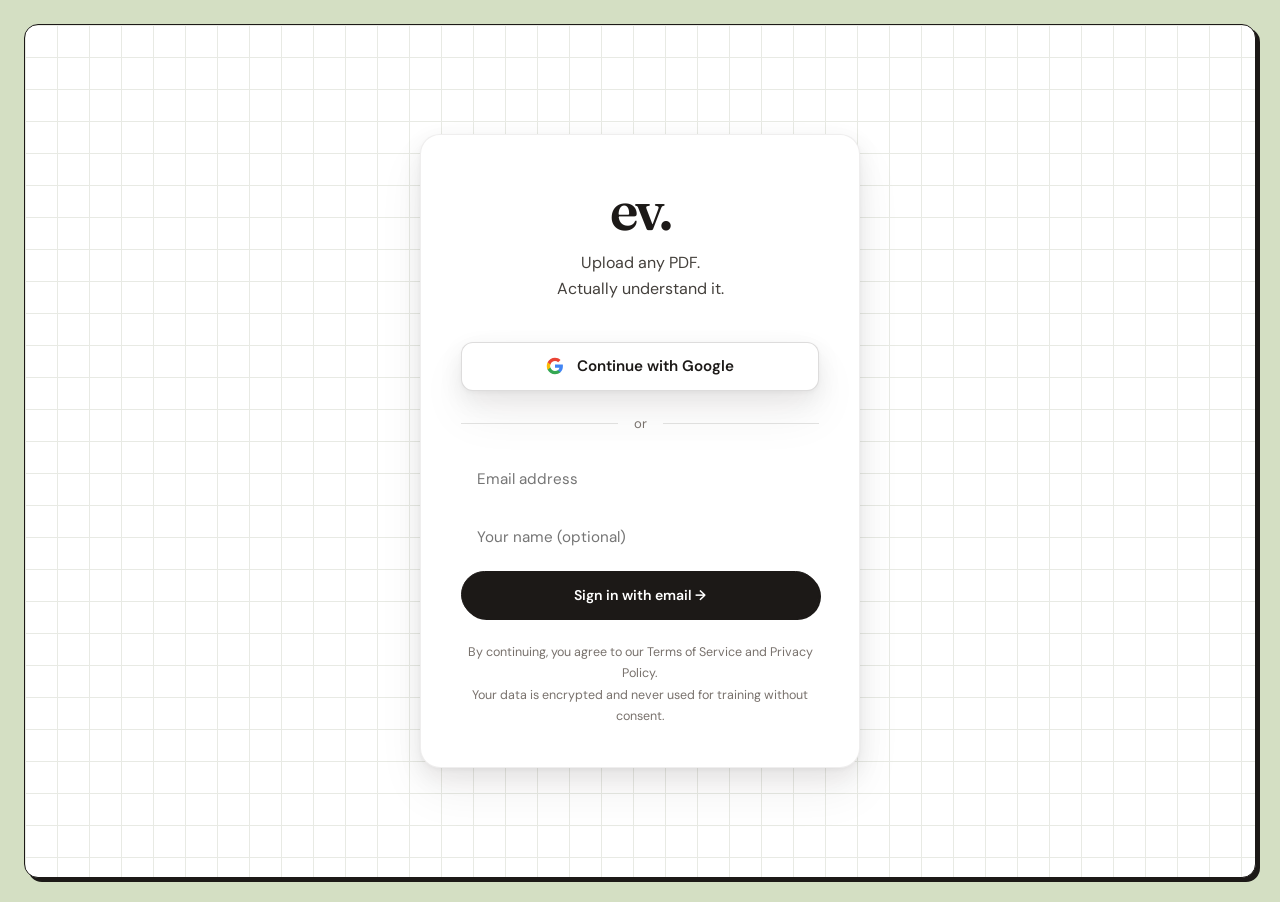
<file: frontend/app.html>
<!DOCTYPE html>
<html lang="en">
<head>
<meta charset="UTF-8"/>
<meta name="viewport" content="width=device-width,initial-scale=1.0"/>
<title>ev. &mdash; App</title>
<link href="https://fonts.googleapis.com/css2?family=DM+Sans:opsz,wght@9..40,400;9..40,500;9..40,600;9..40,700&family=Fraunces:opsz,ital,wght@9..144,0,300;9..144,0,400;9..144,0,600;9..144,1,300;9..144,1,400&display=swap" rel="stylesheet"/>
<link rel="stylesheet" href="styles/main.css"/>
<link rel="stylesheet" href="styles/app.css"/>
<link rel="stylesheet" href="styles/mindscape.css"/>
</head>
<body>
<div class="canvas" id="canvas">

  <!-- ══ GLOBAL LOADER ══ -->
  <div class="ev-loader-overlay" id="globalLoader" style="display:none">
    <div class="ev-loader">ev.</div>
    <div class="ev-loader-sub" id="loaderMsg">Loading&hellip;</div>
    <div class="ev-loader-steps" id="loaderSteps"></div>
  </div>

  <!-- No onboarding for now as per requirements -->


  <!-- (User dropdown is rendered inside .nav-right for correct relative positioning) -->

  <!-- ══ PROFILE MODAL ══ -->
  <div id="profileModal" class="profile-modal" style="display:none">
    <div class="profile-modal-content">
      <div class="profile-modal-header">
        <div style="font-family:'Fraunces',serif;font-size:1.3rem;font-weight:400;letter-spacing:-.03em">Your Profile</div>
        <button class="profile-modal-close" onclick="closeProfileModal()">
          <svg width="12" height="12" viewBox="0 0 12 12" fill="none" stroke="currentColor" stroke-width="2"><line x1="1" y1="1" x2="11" y2="11"/><line x1="11" y1="1" x2="1" y2="11"/></svg>
        </button>
      </div>
      <div class="profile-modal-body">
        <div style="margin-bottom:1.2rem">
          <div class="setup-label">Display name</div>
          <input class="input" id="profileName" placeholder="Your name"/>
        </div>
        <div style="margin-bottom:1.2rem">
          <div class="setup-label">Learner types</div>
          <div class="qt-multi" id="profileLearnerTypes">
            <div class="q-chip" data-v="visual" onclick="this.classList.toggle('sel')">Visual</div>
            <div class="q-chip" data-v="auditory" onclick="this.classList.toggle('sel')">Auditory</div>
            <div class="q-chip" data-v="verbal" onclick="this.classList.toggle('sel')">Verbal</div>
            <div class="q-chip" data-v="kinaesthetic" onclick="this.classList.toggle('sel')">Kinaesthetic</div>
            <div class="q-chip" data-v="reading" onclick="this.classList.toggle('sel')">Reading/Writing</div>
            <div class="q-chip" data-v="adhd" onclick="this.classList.toggle('sel')">ADHD</div>
            <div class="q-chip" data-v="dyslexia" onclick="this.classList.toggle('sel')">Dyslexia</div>
            <div class="q-chip" data-v="autism" onclick="this.classList.toggle('sel')">Autism</div>
            <div class="q-chip" data-v="non-native" onclick="this.classList.toggle('sel')">Non-Native</div>
            <div class="q-chip" data-v="dyscalculia" onclick="this.classList.toggle('sel')">Dyscalculia</div>
          </div>
        </div>
        <div style="margin-bottom:1.2rem">
          <div class="setup-label">Preferred depth</div>
          <div style="display:flex;gap:.5rem;margin-top:.4rem">
            <button class="depth-card" data-v="exam" onclick="selectDepthCard(this)">Exam</button>
            <button class="depth-card" data-v="solid" onclick="selectDepthCard(this)">Solid</button>
            <button class="depth-card" data-v="expert" onclick="selectDepthCard(this)">Expert</button>
          </div>
        </div>
        <div style="margin-bottom:1.2rem">
          <div class="setup-label">Language</div>
          <select class="select" id="profileLang" style="margin-top:.4rem">
            <option value="en">English</option>
            <option value="hi">Hindi</option>
            <option value="es">Spanish</option>
            <option value="fr">French</option>
            <option value="ar">Arabic</option>
            <option value="ja">Japanese</option>
            <option value="de">German</option>
          </select>
        </div>
        <div class="inline-error" id="profileError" style="display:none"></div>
        <button class="btn btn-dark btn-lg" onclick="saveProfile()">Save Changes</button>
      </div>
    </div>
  </div>

  <!-- ══ DELETE ACCOUNT MODAL ══ -->
  <div id="deleteModal" class="delete-modal" style="display:none">
    <div class="delete-modal-content">
      <div style="font-size:1.1rem;font-weight:700;margin-bottom:.5rem">Delete your account?</div>
      <div style="font-size:.85rem;color:var(--muted2);margin-bottom:1.2rem;line-height:1.5">This action is irreversible. All your sessions, quizzes, badges, and data will be permanently deleted.</div>
      <div class="inline-error" id="deleteError" style="display:none"></div>
      <div style="display:flex;gap:.75rem">
        <button class="btn" onclick="closeDeleteModal()">Cancel</button>
        <button class="btn btn-danger" onclick="deleteAccount()" style="background:#dc2626;color:#fff">Delete Forever</button>
      </div>
    </div>
  </div>

  <!-- ══ AUTH VIEW ══ -->
  <div id="authView" class="auth-view" style="display:none">
    <div class="auth-card panel no-hover" style="padding:2.5rem">
      <div class="auth-logo">ev.</div>
      <div class="auth-tagline">Upload any PDF.<br/>Actually understand it.</div>
      <button class="google-btn" onclick="googleLogin()">
        <svg class="icon" viewBox="0 0 24 24"><path d="M22.56 12.25c0-.78-.07-1.53-.2-2.25H12v4.26h5.92c-.26 1.37-1.04 2.53-2.21 3.31v2.77h3.57c2.08-1.92 3.28-4.74 3.28-8.09z" fill="#4285F4"/><path d="M12 23c2.97 0 5.46-.98 7.28-2.66l-3.57-2.77c-.98.66-2.23 1.06-3.71 1.06-2.86 0-5.29-1.93-6.16-4.53H2.18v2.84C3.99 20.53 7.7 23 12 23z" fill="#34A853"/><path d="M5.84 14.09c-.22-.66-.35-1.36-.35-2.09s.13-1.43.35-2.09V7.07H2.18C1.43 8.55 1 10.22 1 12s.43 3.45 1.18 4.93l3.66-2.84z" fill="#FBBC05"/><path d="M12 5.38c1.62 0 3.06.56 4.21 1.64l3.15-3.15C17.45 2.09 14.97 1 12 1 7.7 1 3.99 3.47 2.18 7.07l3.66 2.84c.87-2.6 3.3-4.53 6.16-4.53z" fill="#EA4335"/></svg>
        Continue with Google
      </button>
      <div class="auth-divider">or</div>
      <div class="dev-form">
        <input id="devEmail" class="auth-input" type="email" placeholder="Email address" autocomplete="email" />
        <input id="devName" class="auth-input" type="text" placeholder="Your name (optional)" autocomplete="name" />
        <div id="authError" class="auth-error" style="display:none"></div>
        <button class="btn btn-dark" style="width:100%;justify-content:center;padding:.85rem" onclick="devLogin()">Sign in with email &rarr;</button>
      </div>
      <div class="auth-note">By continuing, you agree to our Terms of Service and Privacy Policy.<br/>Your data is encrypted and never used for training without consent.</div>
    </div>
  </div>

  <!-- ══ APP SHELL ══ -->
  <div id="appShell" style="display:none">

    <!-- NAV -->
    <nav class="app-nav">
      <div class="nav-logo" onclick="navigate('upload')">ev.</div>
      <ul class="nav-links">
        <li><a class="nav-link" data-view="upload" onclick="navigate('upload')">Upload</a></li>
        <li><a class="nav-link" data-view="summary" onclick="navigate('summary')">Summary</a></li>
        <li><a class="nav-link" data-view="roadmap" onclick="navigate('roadmap')">Roadmap</a></li>
        <li><a class="nav-link" data-view="quiz" onclick="navigate('quiz')">Quiz</a></li>
        <li><a class="nav-link" data-view="dashboard" onclick="navigate('dashboard')">Dashboard</a></li>
        <li><a class="nav-link" data-view="mindscape" onclick="navigate('mindscape')">Mindscape</a></li>
      </ul>
      <div class="nav-right" style="position:relative">
        <button class="btn btn-yellow btn-sm" onclick="navigate('upload')">
          <svg class="icon-sm" fill="none" viewBox="0 0 24 24" stroke="currentColor" stroke-width="2"><path stroke-linecap="round" d="M12 4v16m-8-8h16"/></svg>
          New
        </button>
        <div id="navAvatar" onclick="toggleDropdown()" style="cursor:pointer"></div>
        <!-- Dropdown positioned relative to nav-right -->
        <div class="user-dropdown" id="userDropdown" style="display:none">
          <div class="ud-header">
            <div class="ud-name" id="udName">User</div>
            <div class="ud-email" id="udEmail">user@email.com</div>
          </div>
          <div class="ud-item" onclick="navigate('dashboard')">
            <svg class="icon" fill="none" viewBox="0 0 24 24" stroke="currentColor" stroke-width="1.8"><rect x="3" y="3" width="7" height="7" rx="1.5"/><rect x="14" y="3" width="7" height="7" rx="1.5"/><rect x="3" y="14" width="7" height="7" rx="1.5"/><rect x="14" y="14" width="7" height="7" rx="1.5"/></svg>
            Dashboard
          </div>
          <div class="ud-item" onclick="openProfileModal()">
            <svg class="icon" fill="none" viewBox="0 0 24 24" stroke="currentColor" stroke-width="1.8"><circle cx="12" cy="8" r="4"/><path d="M4 20c0-4 3.6-7 8-7s8 3 8 7"/></svg>
            Profile
          </div>
          <div class="ud-item" onclick="exportUserData()">
            <svg class="icon" fill="none" viewBox="0 0 24 24" stroke="currentColor" stroke-width="1.8"><path d="M21 15v4a2 2 0 01-2 2H5a2 2 0 01-2-2v-4m4-5l5 5 5-5m-5 5V3"/></svg>
            Export my data
          </div>
          <div class="ud-item danger" onclick="confirmDeleteAccount()">
            <svg class="icon" fill="none" viewBox="0 0 24 24" stroke="currentColor" stroke-width="1.8"><path d="M19 7l-.867 12.142A2 2 0 0116.138 21H7.862a2 2 0 01-1.995-1.858L5 7m5 4v6m4-6v6m1-10V4a1 1 0 00-1-1h-4a1 1 0 00-1 1v3M4 7h16"/></svg>
            Delete account
          </div>
          <div class="ud-item danger" onclick="logout()">
            <svg class="icon" fill="none" viewBox="0 0 24 24" stroke="currentColor" stroke-width="1.8"><path d="M17 16l4-4m0 0l-4-4m4 4H7m6 4v1a3 3 0 01-3 3H6a3 3 0 01-3-3V7a3 3 0 013-3h4a3 3 0 013 3v1"/></svg>
            Sign out
          </div>
        </div>
      </div>
    </nav>

    <!-- YELLOW MARQUEE BAND -->
    <div class="mq yellow">
      <div class="mq-track L" style="--d:36s">
        <span class="mq-item">Upload any PDF</span><span class="mq-sep"></span>
        <span class="mq-item">AI-powered summaries</span><span class="mq-sep"></span>
        <span class="mq-item">Adaptive quizzes</span><span class="mq-sep"></span>
        <span class="mq-item">Personal roadmap</span><span class="mq-sep"></span>
        <span class="mq-item">Track mastery</span><span class="mq-sep"></span>
        <span class="mq-item">Upload any PDF</span><span class="mq-sep"></span>
        <span class="mq-item">AI-powered summaries</span><span class="mq-sep"></span>
        <span class="mq-item">Adaptive quizzes</span><span class="mq-sep"></span>
        <span class="mq-item">Personal roadmap</span><span class="mq-sep"></span>
        <span class="mq-item">Track mastery</span><span class="mq-sep"></span>
      </div>
    </div>

    <!-- UPLOAD VIEW -->
    <div class="view" id="view-upload">
      <div class="upload-view">
        <div class="upload-hero">
          <div style="font-family:'Fraunces',serif;font-size:clamp(1.8rem,3vw,2.6rem);font-weight:400;letter-spacing:-.04em;margin-bottom:.5rem">Upload your <em style="font-style:italic;font-weight:300">study materials.</em></div>
          <div style="font-size:1rem;color:var(--muted)">Drop one or more PDFs. EduVision reads them all and tells you exactly what to study.</div>
        </div>

        <div class="drop-zone" id="dropZone" ondragover="handleDragOver(event)" ondragleave="handleDragLeave(event)" ondrop="handleDrop(event)">
          <input type="file" id="fileInput" accept=".pdf" multiple onchange="handleFiles(event)"/>
          <div class="drop-icon">
            <svg width="24" height="24" fill="none" viewBox="0 0 24 24" stroke="#1c1917" stroke-width="1.8"><path stroke-linecap="round" d="M12 4v12m-4-4l4-4 4 4"/><path stroke-linecap="round" d="M4 20h16"/></svg>
          </div>
          <div class="drop-title">Drop your PDFs here</div>
          <div class="drop-sub">or click to select files &middot; Multiple files supported</div>
        </div>

        <div class="file-list" id="fileList"></div>

        <div id="uploadProgress" class="upload-progress-panel" style="display:none">
          <div style="font-weight:700;font-size:.88rem;margin-bottom:.8rem">Analysing your materials&hellip;</div>
          <div class="prog-step" id="ps1"><div class="prog-icon spin"><svg width="10" height="10" viewBox="0 0 24 24" fill="none" stroke="currentColor" stroke-width="2.5" stroke-linecap="round"><path d="M12 2v4M12 18v4M4.93 4.93l2.83 2.83M16.24 16.24l2.83 2.83M2 12h4M18 12h4"/></svg></div>Reading your PDFs&hellip;</div>
          <div class="prog-step" id="ps2"><div class="prog-icon"><svg width="8" height="8" viewBox="0 0 24 24" fill="none" stroke="currentColor" stroke-width="2.5"><circle cx="12" cy="12" r="9"/></svg></div>Mapping topics across documents&hellip;</div>
          <div class="prog-step" id="ps3"><div class="prog-icon"><svg width="8" height="8" viewBox="0 0 24 24" fill="none" stroke="currentColor" stroke-width="2.5"><circle cx="12" cy="12" r="9"/></svg></div>Scoring coverage per topic&hellip;</div>
          <div class="prog-step" id="ps4"><div class="prog-icon"><svg width="8" height="8" viewBox="0 0 24 24" fill="none" stroke="currentColor" stroke-width="2.5"><circle cx="12" cy="12" r="9"/></svg></div>Building your learning roadmap&hellip;</div>
          <div class="prog-step" id="ps5"><div class="prog-icon"><svg width="8" height="8" viewBox="0 0 24 24" fill="none" stroke="currentColor" stroke-width="2.5"><circle cx="12" cy="12" r="9"/></svg></div>Finalising recommendations&hellip;</div>
        </div>

        <div style="margin-top:1.5rem;display:flex;gap:.75rem;align-items:center;flex-wrap:wrap">
          <button class="btn btn-dark btn-lg" id="analyseBtn" onclick="startAnalysis()" disabled>Analyse PDFs &rarr;</button>
          <span style="font-size:.8rem;color:var(--muted2)" id="fileCountLabel"></span>
        </div>
        <div class="inline-error" id="uploadError" style="display:none;margin-top:.8rem"></div>

        <!-- Past sessions -->
        <div class="session-list" id="sessionList">
          <div style="font-size:.72rem;font-weight:700;letter-spacing:1.5px;text-transform:uppercase;color:var(--muted2);margin-bottom:.8rem">Recent Sessions</div>
        </div>

        <!-- PDF library — shown when a session is loaded -->
        <div id="pdfLibrarySection" class="pdf-library" style="display:none"></div>
      </div>
    </div>

    <!-- SUMMARY VIEW -->
    <div class="view" id="view-summary">
      <div class="summary-layout">
        <div class="topic-sidebar">
          <div class="topic-sidebar-header">Topics</div>
          <div id="topicList"></div>
        </div>
        <div class="summary-main" id="summaryMain">
          <div id="summaryEmpty" class="empty-state">
            <svg width="48" height="48" fill="none" viewBox="0 0 24 24" stroke="currentColor" stroke-width="1.2" opacity=".3"><rect x="4" y="2" width="16" height="20" rx="2"/><path d="M8 7h8M8 11h8M8 15h5"/></svg>
            <div class="empty-title">Select a topic</div>
            <div class="empty-sub">Choose a topic from the sidebar to view its summary</div>
          </div>
          <div id="summaryContent" style="display:none">
            <div class="summary-toolbar">
              <div class="depth-tabs" id="depthTabs">
                <button class="depth-tab" data-depth="quick" onclick="switchDepth('quick',this)">Quick</button>
                <button class="depth-tab" data-depth="structured" onclick="switchDepth('structured',this)">Structured</button>
                <button class="depth-tab" data-depth="detailed" onclick="switchDepth('detailed',this)">Detailed</button>
              </div>
              <div class="summary-toolbar-right">
                <select class="select summary-lang-select" id="langSelect" onchange="switchLang(this.value)">
                  <option value="en">English</option>
                  <option value="hi">Hindi</option>
                  <option value="es">Spanish</option>
                  <option value="fr">French</option>
                  <option value="ar">Arabic</option>
                  <option value="ja">Japanese</option>
                  <option value="de">German</option>
                  <option value="ur">Urdu</option>
                  <option value="zh">Chinese</option>
                  <option value="pt">Portuguese</option>
                  <option value="ru">Russian</option>
                  <option value="ko">Korean</option>
                  <option value="it">Italian</option>
                  <option value="tr">Turkish</option>
                  <option value="bn">Bengali</option>
                  <option value="ta">Tamil</option>
                  <option value="fa">Persian</option>
                  <option value="he">Hebrew</option>
                </select>
              </div>
            </div>
            <div id="summaryBody" class="summary-content"></div>
            <div class="summary-quiz-cta" id="summaryQuizCta">
              <div>
                <div style="font-weight:700;font-size:.9rem">Quiz yourself on this topic</div>
                <div style="font-size:.78rem;color:var(--muted);margin-top:2px">Test what you just learned</div>
              </div>
              <button class="btn btn-dark btn-sm" onclick="quizFromSummary()">Take quiz &rarr;</button>
            </div>
          </div>
        </div>
        <div class="doc-panel">
          <div class="doc-panel-header">Sources</div>
          <div id="docPanelList"></div>
          <div class="ev-insight" id="evInsight" style="display:none">
            <span class="ev-insight-star">&#x2726;</span>
            <span id="evInsightText"></span>
          </div>
        </div>
      </div>
    </div>

    <!-- ROADMAP VIEW -->
    <div class="view" id="view-roadmap">
      <div class="roadmap-view">
        <div class="roadmap-controls">
          <div style="font-family:'Fraunces',serif;font-size:1.5rem;font-weight:400;letter-spacing:-.03em;margin-bottom:.3rem">Your Roadmap</div>
          <div style="font-size:.85rem;color:var(--muted)">How deep do you want to go?</div>
          <div class="rm-depth-tabs" id="rmDepthTabs">
            <button class="rm-depth-tab" data-d="exam" onclick="setRoadmapDepth('exam',this)">
              <div>Just the exam bits</div>
              <div class="rm-depth-tab-desc">Key definitions &amp; high-yield points</div>
            </button>
            <button class="rm-depth-tab active" data-d="solid" onclick="setRoadmapDepth('solid',this)">
              <div>Solid understanding</div>
              <div class="rm-depth-tab-desc">Concepts, mechanisms &amp; problems</div>
            </button>
            <button class="rm-depth-tab" data-d="expert" onclick="setRoadmapDepth('expert',this)">
              <div>Become an expert</div>
              <div class="rm-depth-tab-desc">Research depth &amp; edge cases</div>
            </button>
          </div>
          <div class="rm-goal-input">
            <div class="rm-goal-label">Your learning goal (optional)</div>
            <input class="input" id="goalInput" placeholder="e.g. Pass my biochemistry exam&hellip;" style="font-size:.85rem"/>
            <button id="regenerateBtn" class="btn btn-sm" style="margin-top:.6rem;width:100%;justify-content:center" onclick="regenerateRoadmap()">Regenerate &rarr;</button>
          </div>
          <div class="rm-legend">
            <div class="rm-legend-item"><div class="rm-legend-dot" style="background:var(--yellow-d);border:1.5px solid var(--ink)"></div>Done</div>
            <div class="rm-legend-item"><div class="rm-legend-dot" style="background:var(--ink);box-shadow:0 0 0 3px var(--yellow)"></div>Now</div>
            <div class="rm-legend-item"><div class="rm-legend-dot" style="background:#fff;border:1.5px solid var(--ink)"></div>Next</div>
            <div class="rm-legend-item" style="opacity:.4"><div class="rm-legend-dot" style="background:#fff;border:1.5px solid #bbb"></div>Locked</div>
          </div>
        </div>
        <div>
          <div style="margin-bottom:1.2rem;display:flex;align-items:center;justify-content:space-between">
            <div style="font-size:.72rem;font-weight:700;letter-spacing:1px;text-transform:uppercase;color:var(--muted2)" id="rmTopicLabel"></div>
            <span id="rmDepthBadge" style="background:var(--yellow);border-radius:999px;padding:2px 12px;font-size:.68rem;font-weight:700;border:1.5px solid var(--ink)">Solid understanding</span>
          </div>
          <div class="roadmap-track" id="roadmapTrack"></div>
        </div>
      </div>

      <!-- Step drawer -->
      <div class="step-drawer" id="stepDrawer">
        <div class="step-drawer-header">
          <div>
            <div style="font-weight:700;font-size:.9rem" id="drawerTitle">Topic Detail</div>
            <div style="font-size:.75rem;color:var(--muted2)" id="drawerSub"></div>
          </div>
          <button class="step-drawer-close" onclick="closeDrawer()">
            <svg width="12" height="12" viewBox="0 0 12 12" fill="none" stroke="currentColor" stroke-width="2"><line x1="1" y1="1" x2="11" y2="11"/><line x1="11" y1="1" x2="1" y2="11"/></svg>
          </button>
        </div>
        <div class="step-drawer-body">
          <div style="font-size:.72rem;font-weight:700;letter-spacing:1px;text-transform:uppercase;color:var(--muted2);margin-bottom:.6rem">PDF Section</div>
          <div id="drawerExcerpt" style="font-size:.85rem;line-height:1.75;color:var(--muted);background:#fafaf9;border-radius:10px;padding:1rem;border:1px solid rgba(28,25,23,.07)"></div>
          <div style="margin-top:1.4rem;font-size:.72rem;font-weight:700;letter-spacing:1px;text-transform:uppercase;color:var(--muted2);margin-bottom:.6rem">Optional Resources</div>
          <div id="drawerResources"></div>
          <button class="btn btn-yellow" style="width:100%;justify-content:center;margin-top:1.4rem" onclick="quizFromDrawer()">Take quiz on this topic &rarr;</button>
        </div>
      </div>
    </div>

    <!-- QUIZ VIEW -->
    <div class="view" id="view-quiz">
      <div class="quiz-view">
        <div class="quiz-step-indicator" id="quizStepIndicator"></div>

        <!-- Setup -->
        <div id="quizSetup">
          <div style="font-family:'Fraunces',serif;font-size:clamp(1.6rem,2.5vw,2.2rem);font-weight:400;letter-spacing:-.04em;margin-bottom:.4rem">Set up your quiz.</div>
          <div style="font-size:.92rem;color:var(--muted);margin-bottom:1.4rem">All questions generated from your uploaded materials.</div>

          <!-- Mode toggle: Normal vs Revision -->
          <div style="display:flex;gap:.5rem;margin-bottom:1.4rem;align-items:center;flex-wrap:wrap">
            <button id="modeNormal" class="mode-tab active" onclick="_setQuizMode('normal')">
              <svg width="13" height="13" fill="none" viewBox="0 0 24 24" stroke="currentColor" stroke-width="2.3" style="vertical-align:middle;margin-right:4px"><circle cx="12" cy="12" r="10"/><path d="M12 8v4l3 3"/></svg>New Quiz
            </button>
            <button id="modeRevision" class="mode-tab" onclick="_setQuizMode('revision')" disabled title="Take a quiz first">
              <svg width="13" height="13" fill="none" viewBox="0 0 24 24" stroke="currentColor" stroke-width="2.3" style="vertical-align:middle;margin-right:4px"><path d="M1 4v6h6M23 20v-6h-6"/><path d="M20.49 9A9 9 0 005.64 5.64L1 10M23 14l-4.64 4.36A9 9 0 013.51 15"/></svg>Revision
            </button>
            <span id="wrongCountBadge" style="font-size:.71rem;font-weight:700;padding:3px 10px;border-radius:999px;background:var(--surface2);color:var(--muted2)">None yet</span>
          </div>

          <div style="margin-bottom:1.2rem">
            <div class="setup-label">Topic</div>
            <select class="select" id="quizTopicSelect" onchange="onTopicChange()"></select>
          </div>

          <!-- Revision note -->
          <div id="quizRevisionNote" style="display:none;background:#fffbeb;border:1.5px solid #fde68a;border-radius:10px;padding:.85rem 1rem;font-size:.83rem;color:#92400e;margin-bottom:1.2rem;line-height:1.5">
            <strong>Revision mode</strong> — only questions you previously got wrong will appear. They can repeat until you get them right.
          </div>

          <!-- Normal-mode options (hidden in revision mode) -->
          <div id="quizNormalOptions">
            <div class="setup-grid">
              <div>
                <div class="setup-label">Question types</div>
                <div class="qt-chips">
                  <div class="qt-chip sel" data-type="mcq" onclick="toggleQChip(this)">Multiple Choice</div>
                  <div class="qt-chip" data-type="tf" onclick="toggleQChip(this)">True / False</div>
                  <div class="qt-chip" data-type="ow" onclick="toggleQChip(this)">One Word</div>
                  <div class="qt-chip" data-type="fb" onclick="toggleQChip(this)">Fill Blank</div>
                  <div class="qt-chip" data-type="os" onclick="toggleQChip(this)">One Sentence</div>
                  <div class="qt-chip" data-type="match" onclick="toggleQChip(this)">Match</div>
                  <div class="qt-chip" data-type="diagram" onclick="toggleQChip(this)">Diagram</div>
                </div>
              </div>
              <div>
                <div class="setup-label">Difficulty</div>
                <div class="diff-tabs">
                  <button class="diff-tab" data-d="easy" onclick="setDiff(this)">Easy</button>
                  <button class="diff-tab active" data-d="intermediate" onclick="setDiff(this)">Intermediate</button>
                  <button class="diff-tab" data-d="hard" onclick="setDiff(this)">Hard</button>
                </div>
              </div>
              <div>
                <div class="setup-label">Number of questions</div>
                <div class="qcount-btns">
                  <button class="qcount-btn" data-n="5" onclick="setCount(this)">5</button>
                  <button class="qcount-btn active" data-n="10" onclick="setCount(this)">10</button>
                  <button class="qcount-btn" data-n="15" onclick="setCount(this)">15</button>
                  <button class="qcount-btn" data-n="20" onclick="setCount(this)">20</button>
                </div>
              </div>
              <div>
                <div class="setup-label">Language</div>
                <select class="select" id="quizLangSelect">
                  <option value="en">English</option>
                  <option value="hi">Hindi</option>
                  <option value="es">Spanish</option>
                  <option value="fr">French</option>
                  <option value="ar">Arabic</option>
                  <option value="ja">Japanese</option>
                  <option value="de">German</option>
                </select>
              </div>
            </div>
          </div>

          <div style="margin-top:2rem">
            <button class="btn btn-dark btn-lg" onclick="startQuiz()">Start Quiz &rarr;</button>
          </div>
          <div class="inline-error" id="quizSetupError">Please select at least one question type.</div>
        </div>

        <!-- Active quiz -->
        <div id="quizActive" style="display:none">
          <!-- Revision banner -->
          <div id="quizRevisionBanner" style="display:none;align-items:center;gap:.5rem;background:#fffbeb;border:1.5px solid #fde68a;border-radius:8px;padding:.5rem .9rem;margin-bottom:1rem;font-size:.8rem;color:#92400e;font-weight:600">
            <svg width="14" height="14" fill="none" viewBox="0 0 24 24" stroke="currentColor" stroke-width="2.3"><path d="M1 4v6h6M23 20v-6h-6"/><path d="M20.49 9A9 9 0 005.64 5.64L1 10M23 14l-4.64 4.36A9 9 0 013.51 15"/></svg>
            Revision Session — practising your past mistakes
          </div>
          <div class="quiz-progress-bar">
            <div class="quiz-progress-fill" id="quizProgressFill" style="width:10%"></div>
          </div>
          <div class="quiz-q-number" id="quizQNumber">Question 1 of 10</div>
          <div class="quiz-question" id="quizQuestionText"></div>
          <div id="quizAnswerArea"></div>
          <div class="q-feedback" id="quizFeedback"></div>
          <div class="quiz-next">
            <button class="btn btn-dark" id="quizNextBtn" onclick="nextQuestion()" style="display:none">Next &rarr;</button>
          </div>
        </div>

        <!-- Results -->
        <div id="quizResults" style="display:none;position:relative;overflow:hidden">
          <div class="confetti-container" id="confettiContainer"></div>
          <div class="quiz-results">
            <div style="margin-bottom:1.5rem">
              <div style="display:flex;align-items:center;gap:.5rem;margin-bottom:.4rem">
                <div style="font-size:.72rem;font-weight:700;letter-spacing:1.5px;text-transform:uppercase;color:var(--muted2)">Your Score</div>
                <span id="resultModeLabel" style="display:none;font-size:.68rem;font-weight:700;padding:2px 9px;border-radius:999px;background:#fffbeb;color:#92400e;border:1px solid #fde68a">Revision</span>
              </div>
              <div class="result-score" id="resultScore">0%</div>
              <div class="result-label" id="resultLabel">Keep going &mdash; you&rsquo;re making progress.</div>
            </div>
            <div class="result-bars" id="resultBars"></div>
            <!-- Per-question breakdown of mistakes -->
            <div id="questionBreakdown" style="display:none;margin-top:1.4rem"></div>
            <div style="margin:1.8rem 0;border-top:1px solid rgba(28,25,23,.08)"></div>
            <div id="badgeAwardWrap" class="badge-award" style="display:none">
              <svg class="badge-star" viewBox="0 0 72 72">
                <polygon points="36,4 43,25 66,25 48,39 55,61 36,47 17,61 24,39 6,25 29,25" fill="#fde047" stroke="#1c1917" stroke-width="2.5"/>
              </svg>
              <div style="font-weight:700;font-size:.95rem">Topic Mastered!</div>
              <div style="font-size:.82rem;color:var(--muted)">You earned a badge for this topic</div>
            </div>
            <div style="display:flex;gap:.75rem;justify-content:center;margin-top:1.5rem;flex-wrap:wrap">
              <button class="btn" onclick="retakeQuiz()">New Quiz</button>
              <button id="studyMistakesBtn" class="btn btn-yellow" onclick="studyMistakes()" style="display:none">Study Mistakes &rarr;</button>
              <button class="btn btn-dark" onclick="navigate('roadmap')">Go to roadmap &rarr;</button>
            </div>
          </div>
        </div>
      </div>
    </div>

    <!-- DASHBOARD VIEW -->
    <div class="view" id="view-dashboard">
      <div class="dashboard-view">

        <div class="dash-header">
          <div id="dashAvatarWrap"></div>
          <div class="dash-user-info">
            <div class="dash-name" id="dashName">Welcome back</div>
            <div id="dashMemberSince" style="font-size:.74rem;color:var(--muted2);margin-top:2px">Member since ...</div>
          </div>
          <div class="dash-streak">
            <div class="dash-streak-n" id="dashStreak">0</div>
            <div class="dash-streak-label">day streak</div>
          </div>
        </div>

        <div class="dash-stats" id="dashStats">
          <div class="stat-card">
            <div class="stat-n" id="statTopics">&mdash;</div>
            <div class="stat-label">Topics Mastered</div>
          </div>
          <div class="stat-card">
            <div class="stat-n" id="statScore">&mdash;</div>
            <div class="stat-label">Avg Quiz Score</div>
          </div>
          <div class="stat-card">
            <div class="stat-n" id="statStreak">&mdash;</div>
            <div class="stat-label">Day Streak</div>
          </div>
          <div class="stat-card">
            <div class="stat-n" id="statPDFs">&mdash;</div>
            <div class="stat-label">PDFs Analysed</div>
          </div>
        </div>

        <div class="dash-grid">
          <div class="panel no-hover sw-panel">
            <div style="font-weight:700;font-size:.9rem;margin-bottom:.2rem">Performance</div>
            <div style="font-size:.78rem;color:var(--muted2)">Based on your quiz history</div>
            <div class="sw-list" id="swStrengths"></div>
            <div class="sw-list" id="swWeaknesses"></div>
            <div class="dash-obs" id="dashObs" style="display:none"></div>
          </div>

          <div class="panel no-hover sw-panel">
            <div style="font-weight:700;font-size:.9rem;margin-bottom:.2rem">Knowledge Map</div>
            <div style="font-size:.78rem;color:var(--muted2);margin-bottom:.8rem">Click a topic to review</div>
            <div class="concept-map" id="conceptMap"></div>
            <div style="display:flex;gap:.75rem;margin-top:.8rem;font-size:.74rem;flex-wrap:wrap">
              <span style="display:flex;align-items:center;gap:.3rem"><span style="width:10px;height:10px;border-radius:50%;background:var(--yellow-d);display:inline-block;border:1.5px solid var(--ink)"></span>Mastered</span>
              <span style="display:flex;align-items:center;gap:.3rem"><span style="width:10px;height:10px;border-radius:50%;background:var(--accent);display:inline-block;border:1.5px solid var(--ink)"></span>In progress</span>
              <span style="display:flex;align-items:center;gap:.3rem"><span style="width:10px;height:10px;border-radius:50%;background:#f5f5f4;display:inline-block;border:1.5px solid var(--ink)"></span>Not started</span>
            </div>
          </div>
        </div>

        <div class="panel no-hover badges-panel">
          <div style="display:flex;justify-content:space-between;align-items:center;margin-top:.2rem">
            <div style="font-size:.78rem;color:var(--muted2)">Earn a star by getting 100% on a topic quiz</div>
            <button class="btn btn-sm" onclick="shareProfile()">
              <svg width="14" height="14" fill="none" viewBox="0 0 24 24" stroke="currentColor" stroke-width="2"><path d="M4 12v8a2 2 0 002 2h12a2 2 0 002-2v-8m-10-5l3-3m0 0l3 3m-3-3v12" stroke-linecap="round" stroke-linejoin="round"/></svg>
              Share Profile
            </button>
          </div>
          <div class="badges-grid" id="badgesGrid"></div>
        </div>

      </div>
    </div>

    <!-- MINDSCAPE VIEW -->
    <div class="view" id="view-mindscape"></div>

  </div><!-- /appShell -->

  <!-- ══ TOAST CONTAINER ══ -->
  <div id="toastContainer"></div>

</div><!-- /canvas -->

<!-- Scripts — order matters: config first, then api, then app (state/routing), then feature modules -->
<script src="js/config.js"></script>
<script src="js/api.js"></script>
<script src="js/app.js"></script>
<script src="js/auth.js"></script>
<script src="js/upload.js"></script>
<script src="js/summary.js"></script>
<script src="js/quiz.js"></script>
<script src="js/roadmap.js"></script>
<script src="js/dashboard.js"></script>
<script src="js/diagram.js"></script>
<script src="js/visualise.js"></script>
</body>
</html>
</file>
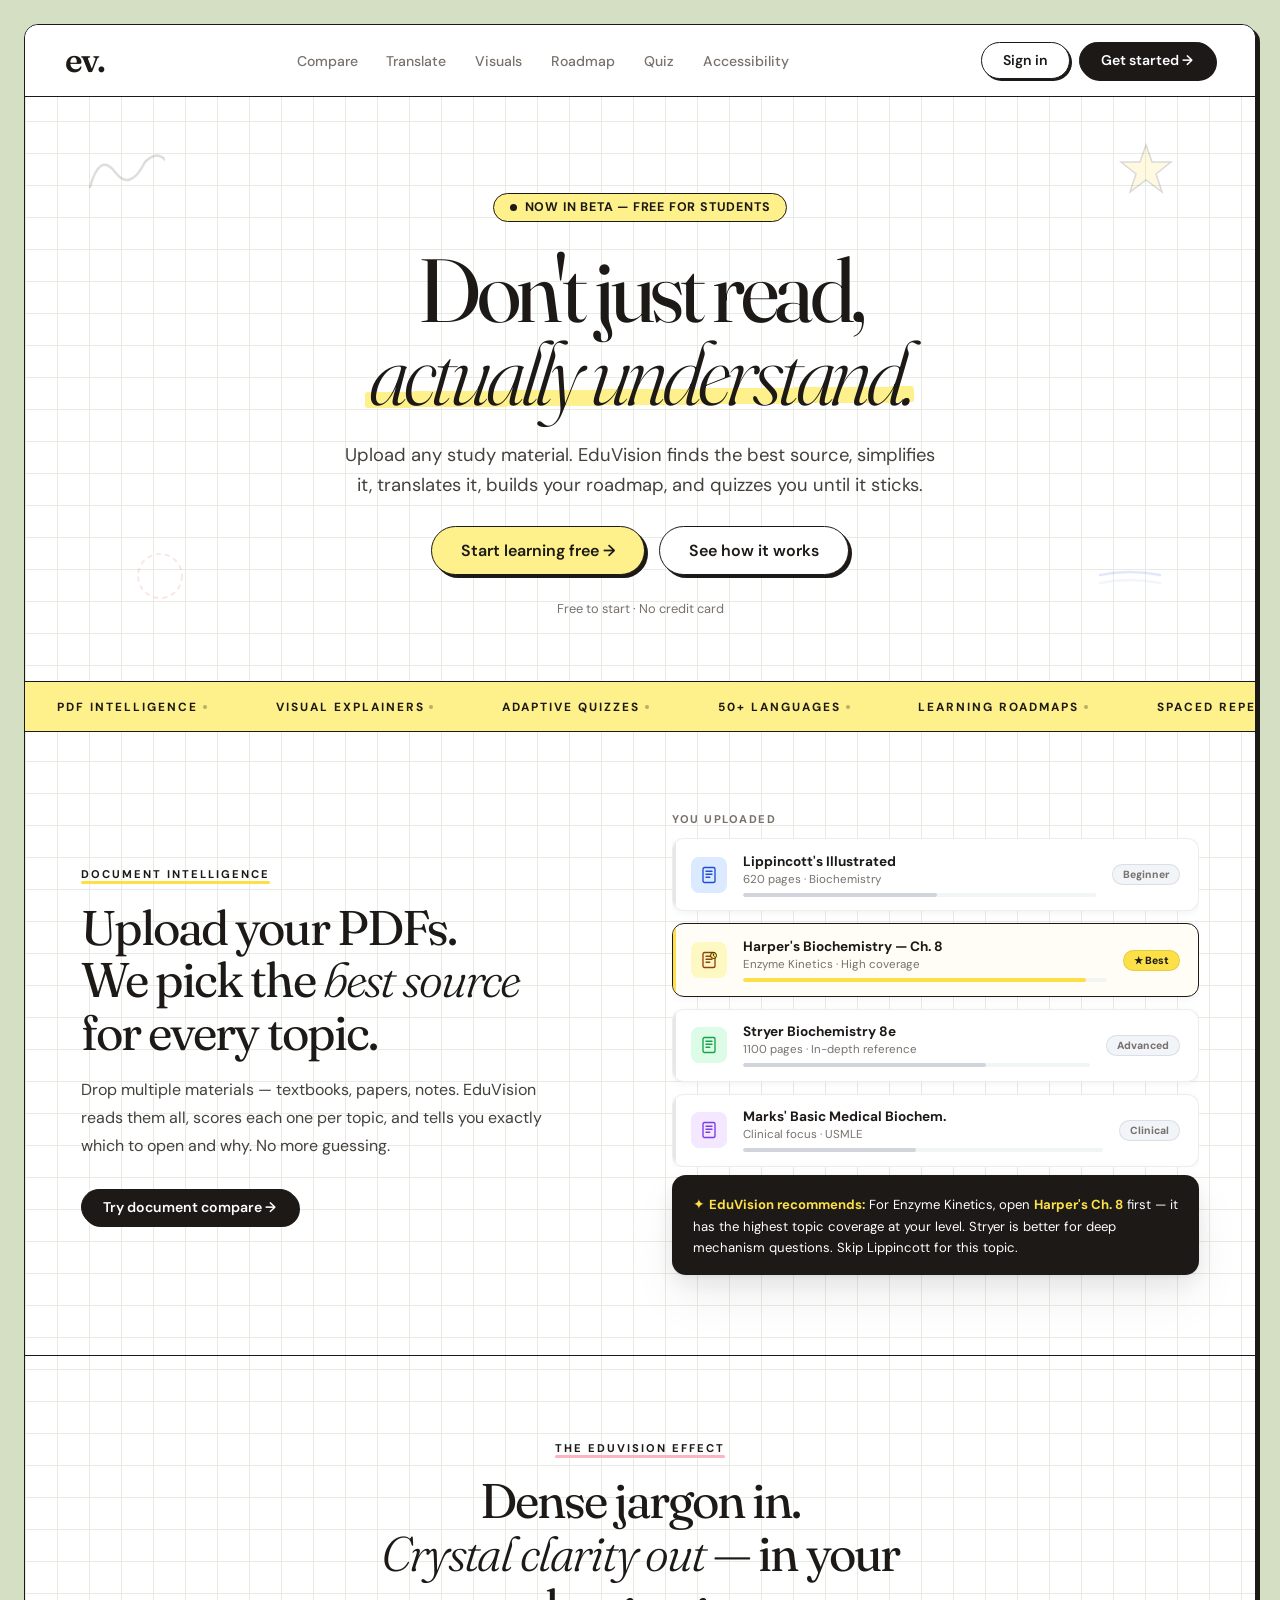
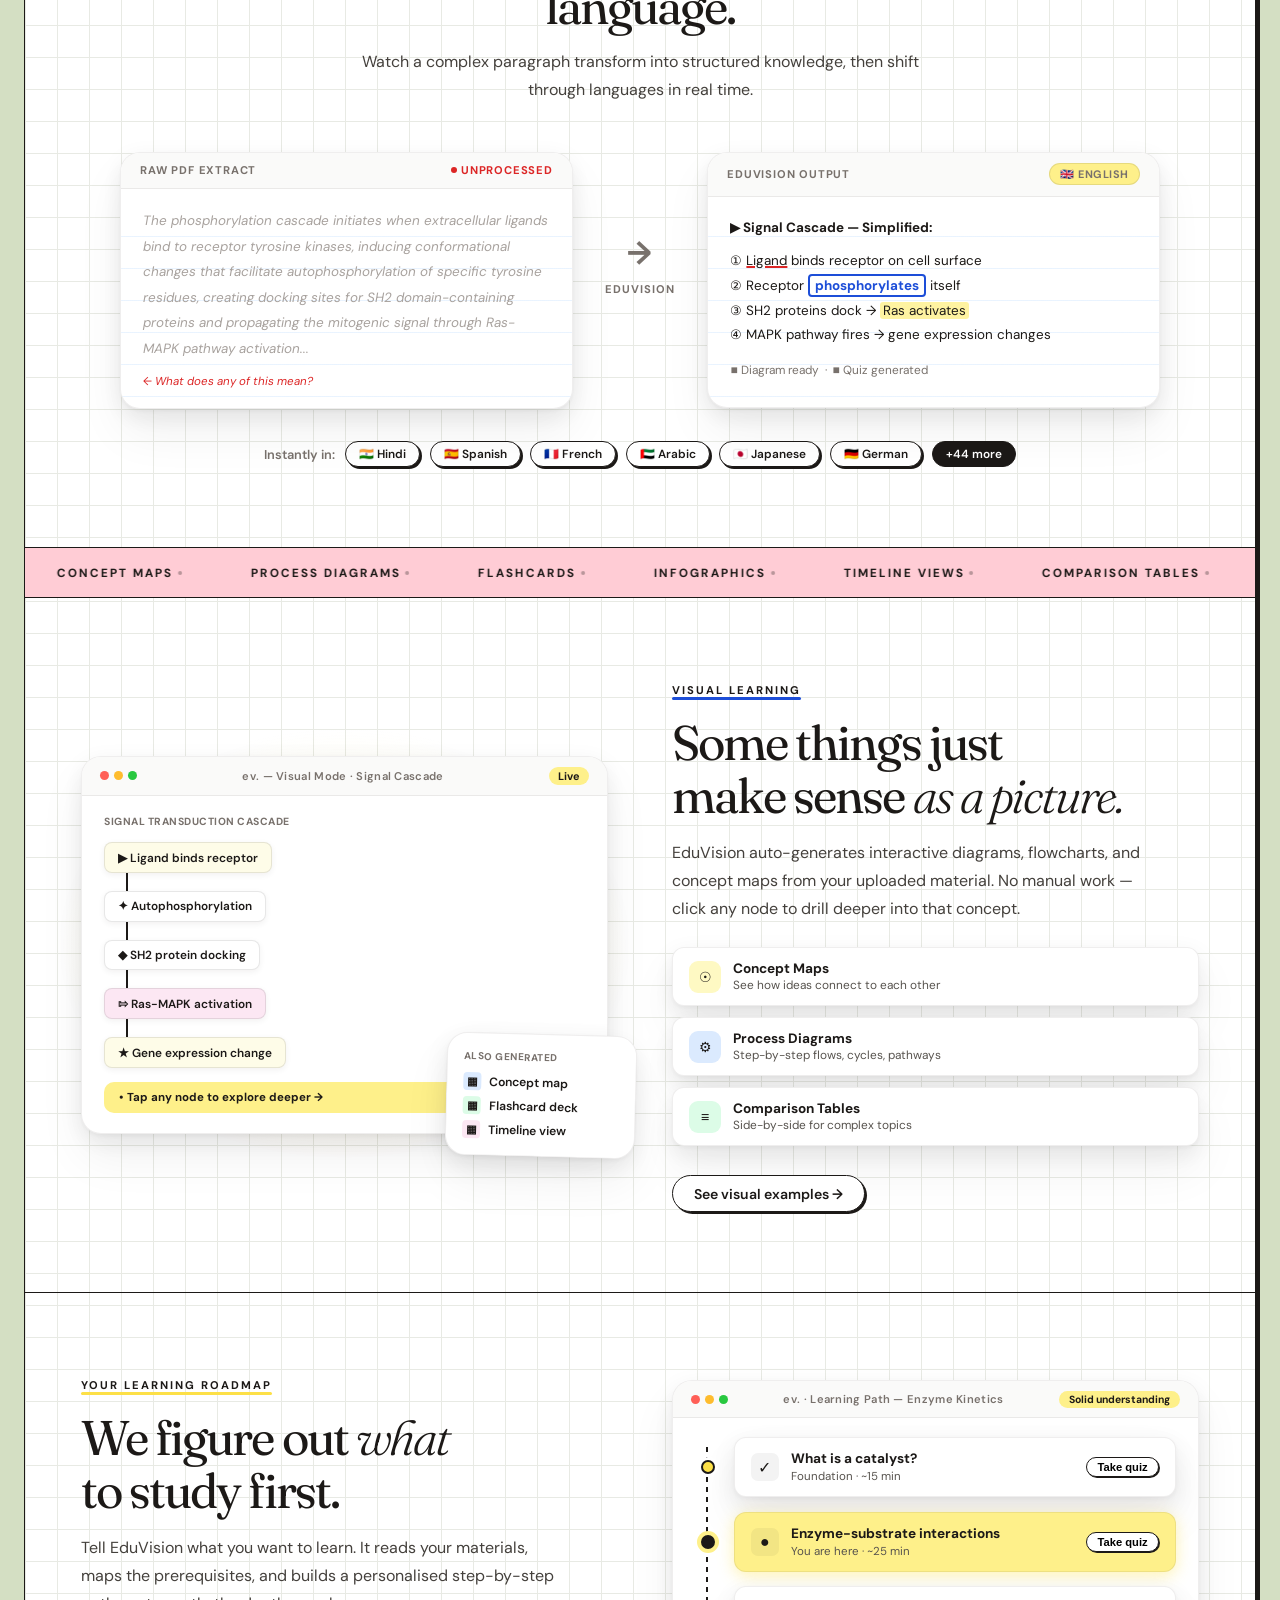
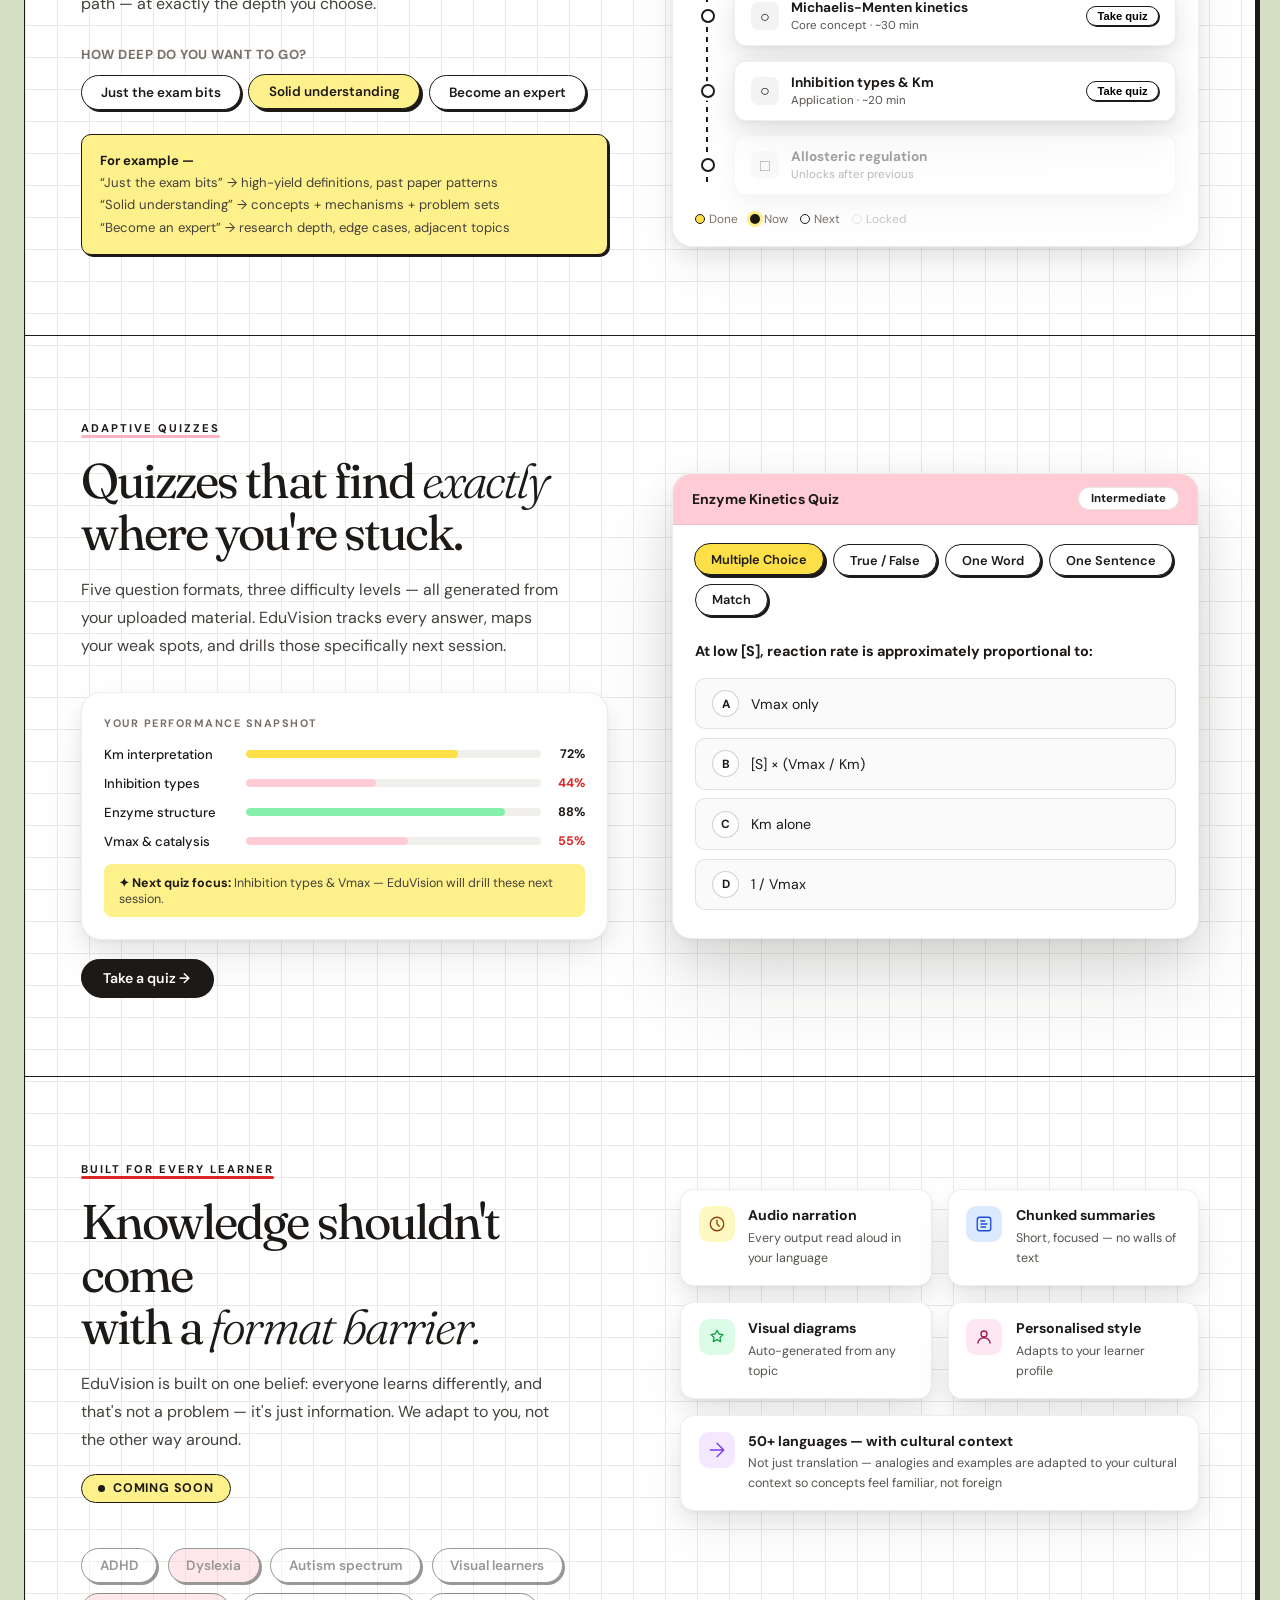
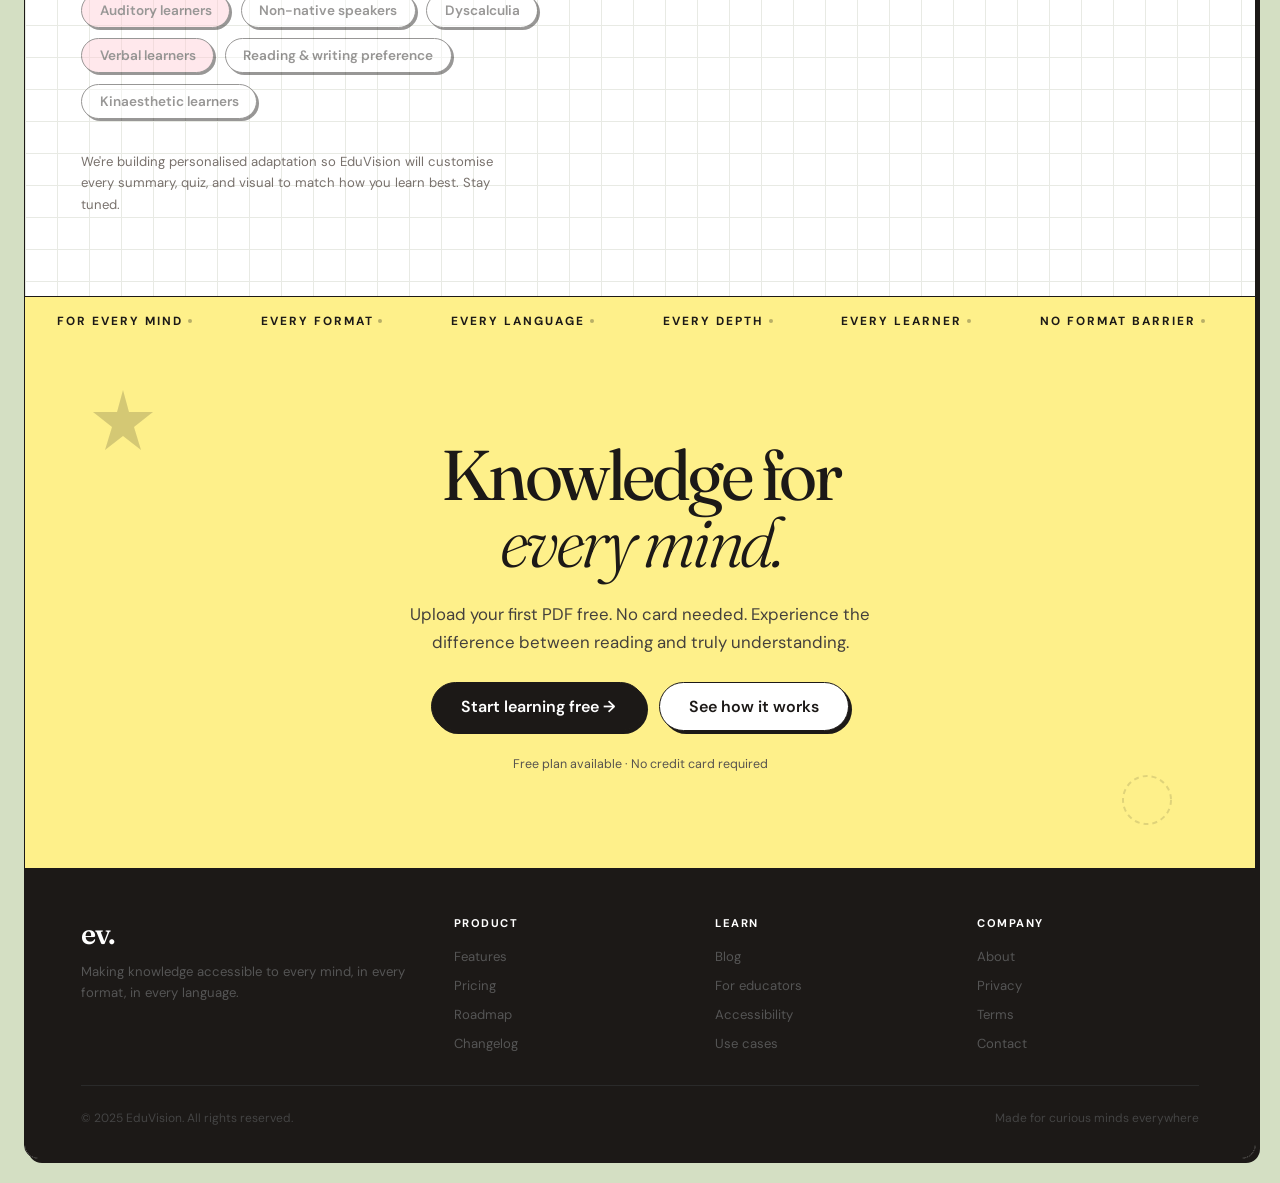
<file: frontend/auth/callback.html>
<!DOCTYPE html>
<html lang="en">
<head>
  <meta charset="UTF-8"/>
  <meta name="viewport" content="width=device-width, initial-scale=1.0"/>
  <title>ev. &mdash; Signing in&hellip;</title>
  <link href="https://fonts.googleapis.com/css2?family=DM+Sans:opsz,wght@9..40,400;9..40,500;9..40,600;9..40,700&family=Fraunces:opsz,ital,wght@9..144,0,300;9..144,0,400;9..144,0,600;9..144,1,300;9..144,1,400&display=swap" rel="stylesheet"/>
  <link rel="stylesheet" href="../styles/main.css"/>
  <style>
    body {
      display: flex;
      align-items: center;
      justify-content: center;
      min-height: 100vh;
      margin: 0;
      background: var(--bg-out);
    }
    .callback-card {
      text-align: center;
      padding: 2rem;
    }
    .callback-logo {
      font-family: "Fraunces", serif;
      font-weight: 600;
      font-size: 3rem;
      letter-spacing: -.05em;
      color: var(--ink);
      animation: evPulse 1.2s ease-in-out infinite;
    }
    .callback-message {
      margin-top: 1rem;
      font-size: .95rem;
      font-weight: 500;
      color: var(--muted2);
      animation: evPulse 1.2s .3s ease-in-out infinite;
    }
    .callback-error {
      display: none;
      margin-top: 1.5rem;
      padding: .8rem 1.2rem;
      background: var(--accent);
      border: 1.5px solid var(--ink);
      border-radius: 12px;
      font-size: .88rem;
      font-weight: 600;
      color: var(--ink);
      animation: fadeSlide .3s ease;
    }
    .callback-error.show {
      display: block;
    }
    @keyframes evPulse {
      0%, 100% { opacity: 1; }
      50% { opacity: .3; }
    }
    @keyframes fadeSlide {
      from { opacity: 0; transform: translateY(10px); }
      to { opacity: 1; transform: none; }
    }
  </style>
</head>
<body>
  <div class="callback-card">
    <div class="callback-logo">ev.</div>
    <div class="callback-message">Signing you in&hellip;</div>
    <div class="callback-error" id="callbackError"></div>
  </div>

  <script>
    (function() {
      // Extract authorization code from URL
      const params = new URLSearchParams(window.location.search);
      const code = params.get('code');
      const error = params.get('error');

      // If error param present, redirect to index with error
      if (error) {
        window.location.href = '../index.html?error=' + encodeURIComponent(error);
        return;
      }

      // No code — redirect to index with error
      if (!code) {
        window.location.href = '../index.html?error=no_code';
        return;
      }

      // API configuration
      var CONFIG = { API_BASE: 'http://localhost:8000/api' };

      // Exchange authorization code for tokens
      fetch(CONFIG.API_BASE + '/auth/callback', {
        method: 'POST',
        headers: { 'Content-Type': 'application/json' },
        body: JSON.stringify({ code: code })
      })
      .then(function(r) {
        if (!r.ok) {
          throw new Error('Token exchange failed');
        }
        return r.json();
      })
      .then(function(d) {
        // Store tokens in localStorage
        localStorage.setItem('ev_token', d.access_token);
        localStorage.setItem('ev_refresh', d.refresh_token || '');
        localStorage.setItem('ev_user', JSON.stringify(d.user));

        // Redirect to app
        window.location.href = '../app.html';
      })
      .catch(function(err) {
        console.error('Auth failed:', err);
        window.location.href = '../index.html?error=auth_failed';
      });
    })();
  </script>
</body>
</html>
</file>
<file: frontend/styles/main.css>
/* ═══════════════════════════════════════════════════════
   EDUVISION — BASE DESIGN SYSTEM
   Shared across all pages
═══════════════════════════════════════════════════════ */
@import url('https://fonts.googleapis.com/css2?family=DM+Sans:opsz,wght@9..40,400;9..40,500;9..40,600;9..40,700&family=Fraunces:opsz,ital,wght@9..144,0,300;9..144,0,400;9..144,0,600;9..144,1,300;9..144,1,400&display=swap');

/* ── TOKENS ── */
:root {
  /* Animation timing tokens */
  --timing-quick: 150ms;
  --timing-normal: 300ms;
  --timing-slow: 500ms;
  --ease-out: cubic-bezier(0.25, 0.1, 0.25, 1);
  --ease-in-out: cubic-bezier(0.4, 0, 0.2, 1);
  --ease-elastic: cubic-bezier(0.34, 1.56, 0.64, 1);

  --bg: #ffffff;
  --bg-out: #d4dfc3;
  --grid: #e8eae4;
  --ink: #1c1917;
  --accent: #ffccd5;
  --accent-h: #ffb3c1;
  --yellow: #fef08a;
  --yellow-d: #fde047;
  --muted: #44403c;
  --muted2: #78716c;
  --muted3: #57534e;
  --green: #16a34a;
  --green-lt: #dcfce7;
  --red: #dc2626;
  --blue: #1d4ed8;
  --sh-card: 0 2px 4px rgba(28,25,23,.04), 0 8px 24px rgba(28,25,23,.08), 0 24px 48px rgba(28,25,23,.06);
  --sh-float: 0 2px 4px rgba(28,25,23,.04), 0 16px 48px rgba(28,25,23,.12), 0 48px 96px rgba(28,25,23,.10);
  --r: 20px;
}

*,*::before,*::after { box-sizing: border-box; margin: 0; padding: 0; }
html { scroll-behavior: smooth; }
::-webkit-scrollbar { width: 8px; }
::-webkit-scrollbar-track { background: var(--bg-out); }
::-webkit-scrollbar-thumb { background: var(--accent); border-radius: 4px; }

body {
  font-family: "DM Sans", sans-serif;
  background: var(--bg-out);
  color: var(--ink);
  padding: 1.5rem;
  overflow-x: hidden;
  min-height: 100vh;
}

/* ── CANVAS ── */
.canvas {
  max-width: 1360px;
  margin: 0 auto;
  background-color: var(--bg);
  background-image: linear-gradient(var(--grid) 1px, transparent 1px),
                    linear-gradient(90deg, var(--grid) 1px, transparent 1px);
  background-size: 32px 32px;
  border: 1.5px solid var(--ink);
  box-shadow: 4px 4px 0 var(--ink);
  border-radius: 14px;
  overflow: hidden;
  position: relative;
  min-height: calc(100vh - 3rem);
}

/* ── BUTTONS ── */
.btn {
  font-family: "DM Sans", sans-serif;
  font-weight: 600;
  font-size: .88rem;
  padding: .52rem 1.3rem;
  border-radius: 999px;
  border: 1.5px solid var(--ink);
  background: #fff;
  color: var(--ink);
  cursor: pointer;
  text-decoration: none;
  box-shadow: 2px 2px 0 var(--ink);
  transition: transform .14s, box-shadow .14s, background .14s;
  display: inline-flex;
  align-items: center;
  gap: .35rem;
  white-space: nowrap;
}
.btn:hover { transform: translate(-2px,-2px); box-shadow: 4px 4px 0 var(--ink); background: var(--accent); }
.btn:active { transform: translate(0,0); box-shadow: 1px 1px 0 var(--ink); }
.btn-dark { background: var(--ink); color: #fff; }
.btn-dark:hover { background: var(--muted); box-shadow: 4px 4px 0 var(--accent); }
.btn-yellow { background: var(--yellow); }
.btn-yellow:hover { background: var(--yellow-d); box-shadow: 4px 4px 0 var(--ink); }
.btn-danger:hover { background: #b91c1c; box-shadow: 4px 4px 0 #1c1917; }
.btn-pink { background: var(--accent); }
.btn-pink:hover { background: var(--accent-h); box-shadow: 4px 4px 0 var(--ink); }
.btn-ghost { background: transparent; box-shadow: none; border-color: transparent; color: var(--muted2); }
.btn-ghost:hover { background: rgba(28,25,23,.06); box-shadow: none; border-color: transparent; transform: none; }
.btn-lg { font-size: 1rem; padding: .8rem 1.8rem; box-shadow: 3px 3px 0 var(--ink); }
.btn-sm { font-size: .78rem; padding: .35rem .9rem; box-shadow: 1px 1px 0 var(--ink); }
.btn[disabled], .btn:disabled { opacity: .4; pointer-events: none; cursor: not-allowed; }

/* ── PANEL ── */
.panel {
  background: #fff;
  border-radius: var(--r);
  box-shadow: var(--sh-card);
  overflow: hidden;
  border: 1px solid rgba(28,25,23,.07);
  transition: box-shadow .3s, transform .3s;
}
.panel:hover { box-shadow: var(--sh-float); transform: translateY(-2px); }
.panel.no-hover:hover { box-shadow: var(--sh-card); transform: none; }
.panel-bar {
  display: flex;
  align-items: center;
  justify-content: space-between;
  padding: .6rem 1.1rem;
  border-bottom: 1px solid rgba(28,25,23,.07);
  background: #fafaf9;
  flex-shrink: 0;
}
.pbar-dots { display: flex; gap: 5px; }
.pbar-dot { width: 9px; height: 9px; border-radius: 50%; }
.pbar-dot.r { background: #ff5f57; }
.pbar-dot.y { background: #febc2e; }
.pbar-dot.g { background: #28c840; }
.pbar-title { font-size: .72rem; font-weight: 600; color: var(--muted2); }
.panel-body { padding: 1.4rem; }

/* ── TYPOGRAPHY ── */
.h1 {
  font-family: "Fraunces", serif;
  font-weight: 400;
  font-size: clamp(2rem, 3.5vw, 3rem);
  letter-spacing: -.04em;
  line-height: 1.08;
}
.h1 em, .h2 em { font-style: italic; font-weight: 300; }
.h2 {
  font-family: "Fraunces", serif;
  font-weight: 400;
  font-size: clamp(1.5rem, 2.5vw, 2rem);
  letter-spacing: -.03em;
  line-height: 1.1;
}
.tag-label {
  font-size: .68rem;
  font-weight: 700;
  letter-spacing: 2px;
  text-transform: uppercase;
  color: var(--ink);
}
.ub-y { position: relative; display: inline-block; }
.ub-y::after {
  content: '';
  position: absolute;
  left: 0; bottom: -3px;
  width: 100%; height: 3px;
  background: var(--yellow-d);
  border-radius: 2px;
}

/* ── LOADING / ANIMATIONS ── */
@keyframes evPulse {
  0%,100% { opacity: 1 }
  50% { opacity: .3 }
}
@keyframes fadeSlide {
  from { opacity: 0; transform: translateY(10px) }
  to { opacity: 1; transform: none }
}
@keyframes fadeIn {
  from { opacity: 0 }
  to { opacity: 1 }
}
@keyframes slideUp {
  from { opacity: 0; transform: translateY(24px) }
  to { opacity: 1; transform: none }
}
@keyframes springIn {
  from { opacity: 0; transform: scale(.8) }
  to { opacity: 1; transform: scale(1) }
}
@keyframes badgePop {
  0% { transform: scale(0) }
  60% { transform: scale(1.2) }
  100% { transform: scale(1) }
}
@keyframes confetti {
  0% { opacity: 1; transform: translate(0,0) rotate(0) }
  100% { opacity: 0; transform: translate(var(--cx), var(--cy)) rotate(360deg) }
}
@keyframes floatAnim {
  0%,100% { transform: translateY(0) rotate(var(--fr,0deg)) }
  50% { transform: translateY(-10px) rotate(var(--fr,0deg)) }
}
@keyframes countUp {
  from { opacity: 0; transform: scale(.6) translateY(8px) }
  to { opacity: 1; transform: none }
}
@keyframes progressFill {
  from { width: 0 }
  to { width: var(--w, 0%) }
}
@keyframes shimmer {
  0% { background-position: 200% }
  100% { background-position: -200% }
}
@keyframes shake {
  0%,100% { transform: translateX(0) }
  25% { transform: translateX(-5px) }
  75% { transform: translateX(5px) }
}

.ev-loader-wrap {
  position: fixed;
  inset: 0;
  z-index: 999;
  display: flex;
  align-items: center;
  justify-content: center;
  background: rgba(255,255,255,0.88);
  backdrop-filter: blur(6px);
}
.ev-loader {
  font-family: Fraunces, serif;
  font-weight: 600;
  font-size: 2.4rem;
  letter-spacing: -.05em;
  color: var(--ink);
  animation: evPulse 1.2s ease-in-out infinite;
}
.ev-loader-sub {
  margin-top: .6rem;
  font-size: .85rem;
  font-weight: 500;
  color: var(--muted2);
  animation: evPulse 1.2s .3s ease-in-out infinite;
}
.ev-loader-steps {
  margin-top: 1.4rem;
  display: flex;
  flex-direction: column;
  gap: .5rem;
  align-items: flex-start;
}
.ev-loader-step {
  font-size: .85rem;
  font-weight: 500;
  color: var(--muted2);
  opacity: 0;
  display: flex;
  align-items: center;
  gap: .5rem;
}
.ev-loader-step.show { animation: fadeSlide .5s ease both; }
.ev-step-dot {
  width: 8px; height: 8px;
  border-radius: 50%;
  background: var(--yellow-d);
  flex-shrink: 0;
}

/* ── INLINE SKELETON ── */
.skel {
  background: linear-gradient(90deg, #f0efec 0%, #e8e6e1 50%, #f0efec 100%);
  background-size: 200%;
  animation: shimmer 1.5s infinite;
  border-radius: 6px;
}

/* ── INLINE ERROR ── */
.inline-error {
  display: none;
  align-items: center;
  gap: .5rem;
  padding: .7rem 1rem;
  background: var(--yellow);
  border: 1.5px solid var(--ink);
  border-radius: 10px;
  font-size: .83rem;
  font-weight: 600;
  color: var(--ink);
  margin-top: .75rem;
  animation: fadeSlide .3s ease;
}
.inline-error.show { display: flex; }

/* ── FORM ELEMENTS ── */
.input {
  width: 100%;
  padding: .75rem 1rem;
  border: 1.5px solid rgba(28,25,23,.2);
  border-radius: 10px;
  font-family: "DM Sans", sans-serif;
  font-size: .9rem;
  color: var(--ink);
  background: #fff;
  outline: none;
  transition: border-color .2s, box-shadow .2s;
}
.input:focus { border-color: var(--ink); box-shadow: 0 0 0 3px rgba(28,25,23,.07); }
.textarea {
  width: 100%;
  padding: .75rem 1rem;
  border: 1.5px solid rgba(28,25,23,.2);
  border-radius: 10px;
  font-family: "DM Sans", sans-serif;
  font-size: .88rem;
  color: var(--ink);
  background: #fff;
  outline: none;
  resize: vertical;
  min-height: 80px;
  transition: border-color .2s, box-shadow .2s;
  line-height: 1.6;
}
.textarea:focus { border-color: var(--ink); box-shadow: 0 0 0 3px rgba(28,25,23,.07); }
.select {
  appearance: none;
  width: 100%;
  padding: .7rem 2.2rem .7rem 1rem;
  border: 1.5px solid rgba(28,25,23,.2);
  border-radius: 10px;
  font-family: "DM Sans", sans-serif;
  font-size: .88rem;
  color: var(--ink);
  background: #fff url("data:image/svg+xml,%3Csvg width='12' height='8' viewBox='0 0 12 8' fill='none' xmlns='http://www.w3.org/2000/svg'%3E%3Cpath d='M1 1L6 7L11 1' stroke='%231c1917' stroke-width='1.5' stroke-linecap='round'/%3E%3C/svg%3E") no-repeat right 1rem center;
  outline: none;
  cursor: pointer;
}
.select:focus { border-color: var(--ink); }

/* ── ICON SIZES ── */
.icon    { width: 18px; height: 18px; vertical-align: middle; flex-shrink: 0; }
.icon-sm { width: 14px; height: 14px; vertical-align: middle; flex-shrink: 0; }

/* ── UPLOAD PROGRESS SPINNER ── */
@keyframes progSpin { to { transform: rotate(360deg); } }
.prog-icon.spin { animation: none; }
.prog-icon.spin > svg { animation: progSpin .75s linear infinite; }

/* ── NAV ── */
.app-nav {
  display: flex;
  align-items: center;
  justify-content: space-between;
  padding: .85rem 2rem;
  border-bottom: 1.5px solid var(--ink);
  background: rgba(255,255,255,.96);
  backdrop-filter: blur(14px);
  position: sticky;
  top: 0;
  z-index: 200;
}
.nav-logo {
  font-family: "Fraunces", serif;
  font-weight: 600;
  font-size: 1.9rem;
  letter-spacing: -.05em;
  color: var(--ink);
  text-decoration: none;
  cursor: pointer;
}
.nav-logo:hover { opacity: .7; }
.nav-links { display: flex; gap: 0; list-style: none; }
.nav-link {
  font-size: .84rem;
  font-weight: 500;
  color: var(--muted2);
  text-decoration: none;
  cursor: pointer;
  padding: .5rem .9rem;
  border-radius: 8px;
  transition: all .15s;
  position: relative;
}
.nav-link:hover { color: var(--ink); background: rgba(28,25,23,.05); }
.nav-link.active { color: var(--ink); font-weight: 700; }
.nav-link.active::after {
  content: '';
  position: absolute;
  left: .9rem; right: .9rem; bottom: 0;
  height: 2px;
  background: var(--yellow-d);
  border-radius: 1px;
}
.nav-right { display: flex; align-items: center; gap: .75rem; }
.user-avatar {
  width: 34px; height: 34px;
  border-radius: 50%;
  border: 2px solid var(--ink);
  object-fit: cover;
  cursor: pointer;
  transition: opacity .2s;
}
.user-avatar:hover { opacity: .8; }
.user-avatar-placeholder {
  width: 34px; height: 34px;
  border-radius: 50%;
  border: 2px solid var(--ink);
  background: var(--yellow);
  display: flex;
  align-items: center;
  justify-content: center;
  font-family: "Fraunces", serif;
  font-weight: 600;
  font-size: .9rem;
  cursor: pointer;
}

/* ── USER DROPDOWN ── */
.user-dropdown {
  position: absolute;
  top: calc(100% + .5rem);
  right: 0;
  min-width: 220px;
  background: #fff;
  border: 1.5px solid var(--ink);
  border-radius: 14px;
  box-shadow: var(--sh-float);
  z-index: 300;
  overflow-y: auto;
  max-height: min(360px, calc(100vh - 80px));
  animation: springIn .2s ease;
}
.ud-header {
  padding: .9rem 1.1rem;
  border-bottom: 1px solid rgba(28,25,23,.07);
  background: #fafaf9;
}
.ud-name { font-weight: 700; font-size: .88rem; }
.ud-email { font-size: .75rem; color: var(--muted2); margin-top: 2px; }
.ud-item {
  display: flex;
  align-items: center;
  gap: .6rem;
  padding: .7rem 1.1rem;
  font-size: .84rem;
  font-weight: 500;
  cursor: pointer;
  color: var(--ink);
  transition: background .12s;
}
.ud-item:hover { background: rgba(28,25,23,.04); }
.ud-item.danger { color: var(--red); }

/* ── MARQUEE ── */
.mq {
  overflow: hidden;
  white-space: nowrap;
  border-bottom: 1.5px solid var(--ink);
  height: 46px;
  display: flex;
  align-items: center;
  flex-shrink: 0;
  position: relative;
}
.mq::before, .mq::after {
  content: '';
  position: absolute;
  top: 0; bottom: 0;
  width: 60px;
  z-index: 1;
  pointer-events: none;
}
.mq::before { left: 0; background: linear-gradient(to right, var(--yellow), transparent); }
.mq::after  { right: 0; background: linear-gradient(to left, var(--yellow), transparent); }
.mq.yellow { background: var(--yellow); }
.mq.pink { background: var(--accent); }
.mq-track { display: inline-flex; align-items: center; white-space: nowrap; will-change: transform; }
.mq-track.L { animation: mqL var(--d,38s) linear infinite; }
.mq-track.R { animation: mqR var(--d,38s) linear infinite; }
@keyframes mqL { from { transform: translateX(0) } to { transform: translateX(-50%) } }
@keyframes mqR { from { transform: translateX(-50%) } to { transform: translateX(0) } }
.mq-item {
  display: inline-flex;
  align-items: center;
  font-size: .72rem;
  font-weight: 700;
  letter-spacing: 2px;
  text-transform: uppercase;
  color: var(--ink);
  padding: 0 1.8rem;
  flex-shrink: 0;
}
.mq-sep {
  display: inline-block;
  width: 4px; height: 4px;
  border-radius: 50%;
  background: var(--ink);
  opacity: .3;
  margin: 0 .2rem;
  flex-shrink: 0;
}
</file>
<file: frontend/styles/app.css>
/* ═══════════════════════════════════════════════════════
   EDUVISION — APP-SPECIFIC STYLES
   View-level styles for the main SPA
═══════════════════════════════════════════════════════ */

/* ── VIEWS ── */
.view { display: none; animation: fadeIn .3s ease; }
.view.active { display: flex; flex-direction: column; min-height: calc(100vh - 3rem - 62px); }

/* ── GLOBAL LOADER OVERLAY ── */
.ev-loader-overlay {
  position: fixed;
  inset: 0;
  z-index: 1000;
  display: none;
  flex-direction: column;
  align-items: center;
  justify-content: center;
  background: rgba(255,255,255,.88);
  backdrop-filter: blur(8px);
}
.ev-loader-overlay.active { display: flex; }

/* ═══════════════════════════════════════════
   AUTH VIEW
═══════════════════════════════════════════ */
.auth-view {
  display: flex;
  align-items: center;
  justify-content: center;
  padding: 4rem 2rem;
  min-height: calc(100vh - 3rem);
}
.auth-card { width: 100%; max-width: 440px; }
.auth-logo {
  font-family: "Fraunces", serif;
  font-weight: 600;
  font-size: 3.5rem;
  letter-spacing: -.06em;
  color: var(--ink);
  text-align: center;
  margin-bottom: .4rem;
}
.auth-tagline {
  text-align: center;
  font-size: 1rem;
  color: var(--muted);
  margin-bottom: 2.5rem;
  line-height: 1.6;
}
.auth-divider {
  display: flex;
  align-items: center;
  gap: 1rem;
  margin: 1.5rem 0;
  color: var(--muted2);
  font-size: .82rem;
}
.auth-divider::before, .auth-divider::after {
  content: '';
  flex: 1;
  height: 1px;
  background: rgba(28,25,23,.12);
}
.google-btn {
  width: 100%;
  padding: .85rem 1.5rem;
  border-radius: 12px;
  border: 1.5px solid rgba(28,25,23,.15);
  background: #fff;
  display: flex;
  align-items: center;
  justify-content: center;
  gap: .85rem;
  font-family: "DM Sans", sans-serif;
  font-size: .95rem;
  font-weight: 600;
  color: var(--ink);
  cursor: pointer;
  box-shadow: var(--sh-card);
  transition: all .2s;
}
.google-btn:hover { box-shadow: var(--sh-float); transform: translateY(-2px); border-color: rgba(28,25,23,.25); }
.auth-note { text-align: center; font-size: .78rem; color: var(--muted2); margin-top: 1.5rem; line-height: 1.7; }

.dev-form { display: flex; flex-direction: column; gap: .65rem; }
.auth-input {
  width: 100%;
  padding: .85rem 1rem;
  border: 1px solid var(--border);
  border-radius: 12px;
  font-family: var(--font-sans);
  font-size: .95rem;
  outline: none;
  transition: border-color .2s, box-shadow .2s;
}
.auth-input:focus { border-color: #1c1917; box-shadow: 0 0 0 3px rgba(28,25,23,.08); }
.auth-error {
  padding: .65rem .9rem;
  background: #fef2f2;
  border: 1px solid #fecaca;
  border-radius: 10px;
  color: #b91c1c;
  font-size: .82rem;
}

/* ═══════════════════════════════════════════
   ONBOARDING MODAL
═══════════════════════════════════════════ */
.modal-overlay {
  position: fixed;
  inset: 0;
  z-index: 500;
  background: rgba(28,25,23,.6);
  backdrop-filter: blur(4px);
  display: flex;
  align-items: center;
  justify-content: center;
  padding: 1.5rem;
}
.modal {
  background: #fff;
  border-radius: 20px;
  box-shadow: var(--sh-float);
  width: 100%;
  max-width: 680px;
  max-height: 90vh;
  overflow-y: auto;
  animation: springIn .4s cubic-bezier(.34,1.56,.64,1);
}
.modal-header { padding: 2rem 2rem 1rem; border-bottom: 1px solid rgba(28,25,23,.08); }
.modal-body { padding: 1.8rem 2rem; }
.modal-footer {
  padding: 1rem 2rem 2rem;
  display: flex;
  justify-content: flex-end;
  gap: .75rem;
  border-top: 1px solid rgba(28,25,23,.08);
}
.ob-step { display: none; }
.ob-step.active { display: block; animation: fadeSlide .35s ease both; }
.ob-progress { display: flex; gap: .5rem; margin-bottom: 1.6rem; }
.ob-prog-dot {
  height: 4px;
  flex: 1;
  border-radius: 2px;
  background: rgba(28,25,23,.12);
  transition: background .3s;
}
.ob-prog-dot.done { background: var(--yellow-d); }
.learner-tag-grid { display: flex; flex-wrap: wrap; gap: .5rem; margin-top: .9rem; }
.learner-tag-opt {
  padding: .45rem 1rem;
  border-radius: 999px;
  border: 1.5px solid rgba(28,25,23,.15);
  background: #fff;
  font-size: .82rem;
  font-weight: 600;
  cursor: pointer;
  transition: all .15s;
  user-select: none;
}
.learner-tag-opt:hover { border-color: var(--ink); background: #fafaf9; }
.learner-tag-opt.sel { background: var(--yellow); border-color: var(--ink); box-shadow: 2px 2px 0 var(--ink); }
.depth-card-grid { display: grid; grid-template-columns: repeat(3,1fr); gap: .9rem; margin-top: .9rem; }
.depth-card {
  padding: 1.2rem;
  border-radius: 14px;
  border: 1.5px solid rgba(28,25,23,.12);
  cursor: pointer;
  transition: all .2s;
  text-align: center;
}
.depth-card:hover { border-color: var(--ink); box-shadow: var(--sh-card); }
.depth-card.sel { border-color: var(--ink); background: var(--yellow); box-shadow: 3px 3px 0 var(--ink); }
.depth-card-icon { font-size: 1.6rem; margin-bottom: .5rem; }
.depth-card-title { font-weight: 700; font-size: .9rem; margin-bottom: .25rem; }
.depth-card-desc { font-size: .75rem; color: var(--muted2); line-height: 1.5; }

/* ═══════════════════════════════════════════
   UPLOAD VIEW
═══════════════════════════════════════════ */
.upload-view { padding: 3rem 3rem 4rem; }
.upload-hero { text-align: center; margin-bottom: 3rem; }
.drop-zone {
  border: 2px dashed rgba(28,25,23,.2);
  border-radius: 20px;
  padding: 3.5rem 2rem;
  text-align: center;
  transition: all .25s;
  cursor: pointer;
  position: relative;
  background: rgba(255,255,255,.5);
}
.drop-zone:hover, .drop-zone.drag-over {
  border-color: var(--ink);
  background: rgba(253,224,71,.08);
  border-style: solid;
}
.drop-zone input[type=file] {
  position: absolute;
  inset: 0;
  opacity: 0;
  cursor: pointer;
  width: 100%;
  height: 100%;
}
.drop-icon {
  width: 56px; height: 56px;
  margin: 0 auto 1.2rem;
  background: var(--yellow);
  border-radius: 14px;
  display: flex;
  align-items: center;
  justify-content: center;
  border: 1.5px solid var(--ink);
  box-shadow: 2px 2px 0 var(--ink);
}
.drop-title {
  font-family: "Fraunces", serif;
  font-size: 1.4rem;
  font-weight: 400;
  letter-spacing: -.02em;
  margin-bottom: .4rem;
}
.drop-sub { font-size: .85rem; color: var(--muted2); }
.file-list { margin-top: 1.5rem; display: flex; flex-direction: column; gap: .6rem; }
.file-item {
  display: flex;
  align-items: center;
  gap: .85rem;
  padding: .8rem 1rem;
  background: #fff;
  border-radius: 12px;
  border: 1px solid rgba(28,25,23,.08);
  box-shadow: var(--sh-card);
  animation: fadeSlide .3s ease both;
}
.file-icon {
  width: 36px; height: 36px;
  border-radius: 8px;
  background: var(--yellow);
  display: flex;
  align-items: center;
  justify-content: center;
  flex-shrink: 0;
  border: 1px solid rgba(28,25,23,.1);
}
.file-name { flex: 1; font-weight: 600; font-size: .88rem; }
.file-size { font-size: .76rem; color: var(--muted2); }
.file-remove {
  width: 26px; height: 26px;
  border-radius: 50%;
  border: 1.5px solid rgba(28,25,23,.15);
  background: transparent;
  cursor: pointer;
  display: flex;
  align-items: center;
  justify-content: center;
  transition: all .15s;
}
.file-remove:hover { background: #fee2e2; border-color: var(--red); }
.upload-progress-panel {
  margin-top: 1.5rem;
  padding: 1.4rem;
  background: #fff;
  border-radius: 16px;
  border: 1px solid rgba(28,25,23,.08);
  box-shadow: var(--sh-card);
}
.prog-step {
  display: flex;
  align-items: center;
  gap: .75rem;
  padding: .6rem 0;
  font-size: .88rem;
  font-weight: 500;
  color: var(--muted2);
  opacity: 0;
}
.prog-step.show { opacity: 1; animation: fadeSlide .5s ease both; }
.prog-step.done { color: var(--green); }
.prog-step.active { color: var(--ink); }
.prog-icon {
  width: 22px; height: 22px;
  border-radius: 50%;
  border: 1.5px solid currentColor;
  display: flex;
  align-items: center;
  justify-content: center;
  flex-shrink: 0;
  font-size: .7rem;
}
.prog-icon.spin { animation: none; }
.prog-icon.spin > svg { animation: progSpin .75s linear infinite; }
.session-list { margin-top: 3rem; }
.sessions-label {
  font-size: .7rem;
  font-weight: 700;
  letter-spacing: 1.5px;
  text-transform: uppercase;
  color: var(--muted2);
  margin-bottom: .75rem;
}
.sessions-empty { font-size: .82rem; color: var(--muted2); }
.sessions-grid {
  display: grid;
  grid-template-columns: repeat(auto-fill, minmax(148px, 1fr));
  gap: .65rem;
}
.nb-card {
  cursor: pointer;
  border: 1.5px solid rgba(28,25,23,.11);
  border-radius: 8px;
  background: #fff;
  overflow: hidden;
  transition: transform .18s, box-shadow .18s, border-color .18s;
}
.nb-card:hover {
  transform: translateY(-3px);
  box-shadow: 0 6px 18px rgba(28,25,23,.1);
  border-color: rgba(28,25,23,.2);
}
.nb-card.nb-active {
  border-color: var(--ink);
  box-shadow: 2px 2px 0 var(--ink);
}
.nb-stripe {
  height: 7px;
  background: var(--nb-color, #fde047);
}
.nb-body { padding: .75rem .85rem .8rem; }
.nb-title {
  font-weight: 700;
  font-size: .82rem;
  color: var(--ink);
  line-height: 1.35;
  display: -webkit-box;
  -webkit-line-clamp: 2;
  -webkit-box-orient: vertical;
  overflow: hidden;
  margin-bottom: .3rem;
}
.nb-meta { font-size: .68rem; color: var(--muted2); }
.nb-badge {
  display: inline-block;
  margin-top: .35rem;
  font-size: .62rem;
  font-weight: 700;
  padding: 2px 6px;
  border-radius: 999px;
}
.nb-badge-processing { background: var(--yellow); color: var(--ink); }
.nb-badge-error { background: #fee2e2; color: #dc2626; }

/* ═══════════════════════════════════════════
   SUMMARY VIEW
═══════════════════════════════════════════ */
.summary-layout {
  display: grid;
  grid-template-columns: 240px 1fr 280px;
  height: calc(100vh - 3rem - 62px);
  overflow: hidden;
}
.topic-sidebar {
  border-right: 1.5px solid var(--ink);
  overflow-y: auto;
  background: rgba(255,255,255,.6);
}
.topic-sidebar-header {
  padding: 1rem 1.2rem;
  border-bottom: 1px solid rgba(28,25,23,.08);
  font-size: .7rem;
  font-weight: 700;
  letter-spacing: 1.5px;
  text-transform: uppercase;
  color: var(--muted2);
}
.topic-item {
  padding: .8rem 1.2rem;
  cursor: pointer;
  border-left: 3px solid transparent;
  transition: all .15s;
  position: relative;
}
.topic-item:hover { background: rgba(28,25,23,.04); }
.topic-item.active { border-left-color: var(--yellow-d); background: rgba(253,224,71,.08); }
.topic-name { font-size: .85rem; font-weight: 600; color: var(--ink); }
.topic-bar { height: 3px; border-radius: 2px; background: #f0efec; margin-top: .4rem; overflow: hidden; }
.topic-bar-fill { height: 100%; border-radius: 2px; background: var(--yellow-d); transition: width 1s ease; }
.summary-main { overflow-y: auto; padding: 2rem 2.5rem; }
.summary-main::-webkit-scrollbar { width: 6px; }

/* ── Summary toolbar ── */
.summary-toolbar {
  display: flex;
  align-items: center;
  justify-content: space-between;
  gap: 1rem;
  margin-bottom: 1.8rem;
  flex-wrap: wrap;
}
.summary-toolbar-right {
  display: flex;
  align-items: center;
  gap: .6rem;
  flex-shrink: 0;
}
.summary-lang-select {
  width: auto;
  min-width: 140px;
  padding: .38rem .8rem;
  font-size: .82rem;
}

/* ── Depth tabs ── */
.depth-tabs { display: flex; gap: .4rem; }
.depth-tab {
  padding: .45rem 1.1rem;
  border-radius: 999px;
  border: 1.5px solid rgba(28,25,23,.15);
  background: #fff;
  font-size: .82rem;
  font-weight: 600;
  cursor: pointer;
  transition: all .15s;
  box-shadow: 1px 1px 0 rgba(28,25,23,.15);
}
.depth-tab:hover { border-color: var(--ink); background: #fafaf9; }
.depth-tab.active { background: var(--yellow); border-color: var(--ink); box-shadow: 2px 2px 0 var(--ink); }

/* ── Legacy lang pill styles (kept for compat) ── */
.lang-row { display: flex; gap: .4rem; flex-wrap: wrap; margin-bottom: 1.5rem; }
.lang-pill {
  padding: .3rem .85rem;
  border-radius: 999px;
  border: 1.5px solid rgba(28,25,23,.12);
  background: #fff;
  font-size: .74rem;
  font-weight: 600;
  cursor: pointer;
  transition: all .15s;
}
.lang-pill:hover { border-color: var(--ink); background: #fafaf9; }
.lang-pill.active { background: var(--yellow); border-color: var(--ink); box-shadow: 2px 2px 0 var(--ink); }
.lang-pill.loading { opacity: .7; cursor: wait; display: flex; align-items: center; gap: .35rem; }
.pill-spinner {
  display: inline-block;
  width: 8px; height: 8px;
  border: 1.5px solid var(--ink);
  border-top-color: transparent;
  border-radius: 50%;
  animation: pillSpin .55s linear infinite;
  flex-shrink: 0;
}
@keyframes pillSpin { to { transform: rotate(360deg); } }

/* ── Summary content ── */
.summary-content { animation: fadeSlide .35s ease both; }
.summary-headline {
  font-family: "Fraunces", serif;
  font-size: 1.55rem;
  font-weight: 400;
  letter-spacing: -.03em;
  margin-bottom: 1.5rem;
  line-height: 1.15;
  padding-bottom: 1rem;
  border-bottom: 1.5px solid rgba(28,25,23,.08);
}
.summary-section {
  margin-bottom: 0;
  padding: 1rem 1.2rem;
  border-radius: 10px;
  border: 1px solid rgba(28,25,23,.07);
  background: rgba(255,255,255,.7);
  transition: box-shadow .15s;
}
.summary-section + .summary-section { margin-top: .75rem; }
.summary-section:hover { box-shadow: 0 2px 8px rgba(28,25,23,.06); }
.summary-section-title {
  font-weight: 700;
  font-size: .75rem;
  letter-spacing: 1px;
  text-transform: uppercase;
  color: var(--muted2);
  margin-bottom: .55rem;
}
.summary-text { font-size: .9rem; line-height: 1.85; color: var(--muted); }
.kw { background: rgba(253,224,71,.55); border-radius: 3px; padding: 0 3px; font-weight: 600; color: var(--ink); }
.acronym { background: #dbeafe; border-radius: 3px; padding: 0 3px; font-weight: 600; color: var(--blue); }
.summary-quiz-cta {
  margin-top: 1.5rem;
  padding: 1.1rem 1.4rem;
  background: var(--yellow);
  border-radius: 12px;
  border: 1.5px solid var(--ink);
  box-shadow: 2px 2px 0 var(--ink);
  display: flex;
  align-items: center;
  justify-content: space-between;
}

/* ── Summary helpers ── */
.summary-loading {
  display: flex;
  align-items: center;
  justify-content: center;
  padding: 3rem;
}
.summary-error {
  padding: 2rem;
  font-size: .88rem;
  color: var(--muted2);
}
.summary-keywords {
  display: flex;
  flex-wrap: wrap;
  gap: .4rem;
  margin-top: .2rem;
}

/* ── Sources panel ── */
.doc-panel {
  border-left: 1.5px solid var(--ink);
  overflow-y: auto;
  background: rgba(255,255,255,.5);
}
.doc-panel-header {
  padding: 1rem 1.2rem;
  border-bottom: 1px solid rgba(28,25,23,.08);
  font-size: .7rem;
  font-weight: 700;
  letter-spacing: 1.5px;
  text-transform: uppercase;
  color: var(--muted2);
}
.doc-empty {
  padding: 1.2rem;
  font-size: .8rem;
  color: var(--muted2);
}
.src-row {
  display: flex;
  align-items: flex-start;
  gap: .65rem;
  padding: .9rem 1rem;
  border-bottom: 1px solid rgba(28,25,23,.05);
  transition: background .12s;
}
.src-row:hover { background: rgba(28,25,23,.025); }
.src-row.src-high { background: rgba(253,224,71,.06); }
.src-icon {
  width: 26px; height: 26px;
  border-radius: 6px;
  background: #f5f5f4;
  display: flex;
  align-items: center;
  justify-content: center;
  flex-shrink: 0;
  margin-top: 1px;
}
.src-high .src-icon { background: #fef9c3; }
.src-mid .src-icon { background: #dcfce7; }
.src-info { flex: 1; min-width: 0; }
.src-name {
  font-size: .8rem;
  font-weight: 600;
  color: var(--ink);
  white-space: nowrap;
  overflow: hidden;
  text-overflow: ellipsis;
}
.src-meta { font-size: .7rem; color: var(--muted2); margin-top: 2px; }
.src-bar {
  height: 3px;
  border-radius: 2px;
  background: #f0efec;
  margin-top: .45rem;
  overflow: hidden;
}
.src-bar-fill {
  height: 100%;
  border-radius: 2px;
  background: var(--yellow-d);
  transition: width .8s ease;
}
.src-high .src-bar-fill { background: var(--yellow-d); }
.src-mid .src-bar-fill { background: var(--green, #22c55e); }
.src-low .src-bar-fill { background: #d1d5db; }
.src-tier {
  font-size: .62rem;
  font-weight: 700;
  padding: 2px 7px;
  border-radius: 999px;
  flex-shrink: 0;
  margin-top: 2px;
  letter-spacing: .3px;
}
.src-tier-high { background: var(--yellow); color: var(--ink); border: 1px solid rgba(28,25,23,.12); }
.src-tier-mid { background: #dcfce7; color: #15803d; border: 1px solid rgba(21,128,61,.15); }
.src-tier-low { background: #f5f5f4; color: var(--muted2); border: 1px solid rgba(28,25,23,.08); }
.ev-insight {
  margin: 1rem 1rem;
  background: var(--ink);
  color: #fff;
  border-radius: 10px;
  padding: .85rem 1rem;
  font-size: .78rem;
  line-height: 1.55;
}

/* ═══════════════════════════════════════════
   ROADMAP VIEW
═══════════════════════════════════════════ */
.roadmap-view {
  padding: 2.5rem 3rem;
  display: grid;
  grid-template-columns: 300px 1fr;
  gap: 2.5rem;
  align-items: start;
}
.roadmap-controls { position: sticky; top: 80px; }
.rm-depth-tabs { display: flex; flex-direction: column; gap: .5rem; margin-top: .8rem; }
.rm-depth-tab {
  padding: .65rem 1.1rem;
  border-radius: 10px;
  border: 1.5px solid rgba(28,25,23,.12);
  background: #fff;
  font-size: .85rem;
  font-weight: 600;
  cursor: pointer;
  transition: all .15s;
  text-align: left;
  box-shadow: 1px 1px 0 rgba(28,25,23,.1);
}
.rm-depth-tab:hover { border-color: var(--ink); }
.rm-depth-tab.active { background: var(--yellow); border-color: var(--ink); box-shadow: 2px 2px 0 var(--ink); }
.rm-depth-tab-desc { font-size: .73rem; font-weight: 400; color: var(--muted2); margin-top: 2px; }
.rm-goal-input { margin-top: 1.5rem; }
.rm-goal-label {
  font-size: .72rem;
  font-weight: 700;
  letter-spacing: 1px;
  text-transform: uppercase;
  color: var(--muted2);
  margin-bottom: .5rem;
}
.roadmap-track { position: relative; padding: .5rem 0; }
.rm-step {
  display: flex;
  gap: 1.2rem;
  align-items: flex-start;
  margin-bottom: 1.2rem;
  animation: fadeSlide .4s ease both;
}
.rm-step.locked { opacity: .45; }
.rm-dot {
  width: 14px; height: 14px;
  border-radius: 50%;
  border: 2px solid var(--ink);
  background: #fff;
  flex-shrink: 0;
  margin-top: .85rem;
  position: relative;
  z-index: 1;
}
.rm-step.done .rm-dot { background: var(--yellow-d); }
.rm-step.current .rm-dot { background: var(--ink); box-shadow: 0 0 0 4px rgba(253,224,71,.5); }
.rm-card {
  flex: 1;
  padding: .9rem 1.1rem;
  background: rgba(255,255,255,.8);
  border-radius: 14px;
  border: 1.5px solid rgba(28,25,23,.1);
  display: flex;
  align-items: center;
  gap: .8rem;
  cursor: pointer;
  transition: all .2s;
}
.rm-card:hover { border-color: var(--ink); box-shadow: var(--sh-card); background: #fff; }
.rm-icon {
  width: 28px; height: 28px;
  border-radius: 8px;
  background: var(--yellow);
  border: 1px solid rgba(28,25,23,.1);
  display: flex;
  align-items: center;
  justify-content: center;
  flex-shrink: 0;
  font-size: .75rem;
}
.rm-step.done .rm-icon { background: var(--green-lt); color: var(--green); }
.rm-step.current .rm-icon { background: var(--ink); color: #fff; }
.rm-label { font-weight: 700; font-size: .88rem; }
.rm-sub { font-size: .73rem; color: var(--muted2); margin-top: 2px; }
.rm-quiz-btn {
  font-size: .75rem;
  font-weight: 700;
  padding: .3rem .75rem;
  border-radius: 999px;
  border: 1.5px solid var(--ink);
  background: var(--yellow);
  cursor: pointer;
  white-space: nowrap;
  box-shadow: 1px 1px 0 var(--ink);
  transition: all .15s;
}
.rm-quiz-btn:hover { background: var(--yellow-d); transform: translate(-1px,-1px); box-shadow: 2px 2px 0 var(--ink); }
/* Roadmap legend */
.rm-legend { display: flex; flex-direction: column; gap: .4rem; margin-top: 1.2rem; padding-top: 1rem; border-top: 1px solid rgba(28,25,23,.07); }
.rm-legend-item { display: flex; align-items: center; gap: .55rem; font-size: .74rem; font-weight: 500; color: var(--muted2); }
.rm-legend-dot { width: 10px; height: 10px; border-radius: 50%; flex-shrink: 0; }
/* Step drawer */
.step-drawer {
  position: fixed;
  right: -440px;
  top: 0; bottom: 0;
  width: 420px;
  background: #fff;
  border-left: 1.5px solid var(--ink);
  box-shadow: -8px 0 32px rgba(28,25,23,.08);
  z-index: 400;
  transition: right .3s cubic-bezier(.34,1.56,.64,1);
  display: flex;
  flex-direction: column;
  overflow: hidden;
}
.step-drawer.open { right: 0; }
/* Alias selectors matching actual HTML class names */
.step-drawer-header {
  display: flex;
  align-items: center;
  justify-content: space-between;
  padding: 1.2rem 1.5rem;
  border-bottom: 1.5px solid var(--ink);
  background: #fafaf9;
  flex-shrink: 0;
}
.step-drawer-close {
  width: 32px; height: 32px;
  border-radius: 8px;
  border: 1.5px solid rgba(28,25,23,.15);
  background: transparent;
  cursor: pointer;
  display: flex;
  align-items: center;
  justify-content: center;
  transition: all .15s;
}
.step-drawer-close:hover { background: #fee2e2; border-color: var(--red); }
.step-drawer-body { flex: 1; overflow-y: auto; padding: 1.5rem; }
.drawer-header {
  display: flex;
  align-items: center;
  justify-content: space-between;
  padding: 1.2rem 1.5rem;
  border-bottom: 1.5px solid var(--ink);
  background: #fafaf9;
}
.drawer-title { font-family: "Fraunces", serif; font-weight: 600; font-size: 1.2rem; letter-spacing: -.03em; }
.drawer-close {
  width: 32px; height: 32px;
  border-radius: 8px;
  border: 1.5px solid rgba(28,25,23,.15);
  background: transparent;
  cursor: pointer;
  display: flex;
  align-items: center;
  justify-content: center;
  transition: all .15s;
}
.drawer-close:hover { background: #fee2e2; border-color: var(--red); }
.drawer-body { flex: 1; overflow-y: auto; padding: 1.5rem; }
.drawer-section { margin-bottom: 1.5rem; }
.drawer-section-label {
  font-size: .68rem;
  font-weight: 700;
  letter-spacing: 1.5px;
  text-transform: uppercase;
  color: var(--muted2);
  margin-bottom: .6rem;
}
.drawer-excerpt {
  font-size: .84rem;
  line-height: 1.8;
  color: var(--muted);
  background: #fafaf9;
  border-radius: 10px;
  padding: 1rem;
  border: 1px solid rgba(28,25,23,.07);
}

/* ═══════════════════════════════════════════
   QUIZ VIEW
═══════════════════════════════════════════ */
.quiz-view { padding: 2.5rem 3rem; max-width: 720px; margin: 0 auto; width: 100%; }
.quiz-step-indicator { display: flex; gap: 4px; margin-bottom: 1.5rem; }
.quiz-step-dot {
  height: 4px;
  flex: 1;
  border-radius: 2px;
  background: rgba(28,25,23,.12);
  transition: background .2s;
  animation: fadeSlide .3s ease both;
}
.quiz-step-dot.active { background: var(--yellow-d); }
.quiz-step-dot.done { background: var(--green); }
.quiz-setup { animation: fadeSlide .3s ease; }
.quiz-section-title {
  font-size: .72rem;
  font-weight: 700;
  letter-spacing: 1.5px;
  text-transform: uppercase;
  color: var(--muted2);
  margin-bottom: .6rem;
}
.qt-chips { display: flex; flex-wrap: wrap; gap: .5rem; }
.qt-chip {
  padding: .4rem 1rem;
  border-radius: 999px;
  border: 1.5px solid rgba(28,25,23,.15);
  background: #fff;
  font-size: .8rem;
  font-weight: 600;
  cursor: pointer;
  transition: all .15s;
  user-select: none;
}
.qt-chip:hover { border-color: var(--ink); }
.qt-chip.sel { background: var(--yellow); border-color: var(--ink); box-shadow: 2px 2px 0 var(--ink); }
.diff-tabs { display: flex; gap: .4rem; }
.diff-tab {
  padding: .4rem .9rem;
  border-radius: 8px;
  border: 1.5px solid rgba(28,25,23,.12);
  background: #fff;
  font-size: .8rem;
  font-weight: 600;
  cursor: pointer;
  transition: all .15s;
}
.diff-tab:hover { border-color: var(--ink); }
.diff-tab.active { background: var(--ink); color: #fff; border-color: var(--ink); }
.qcount-btns { display: flex; gap: .4rem; }
.qcount-btn {
  width: 44px; height: 36px;
  border-radius: 8px;
  border: 1.5px solid rgba(28,25,23,.12);
  background: #fff;
  font-size: .82rem;
  font-weight: 600;
  cursor: pointer;
  transition: all .15s;
}
.qcount-btn.active { background: var(--yellow); border-color: var(--ink); box-shadow: 1px 1px 0 var(--ink); }
.quiz-progress-bar {
  height: 4px;
  background: #f0efec;
  border-radius: 2px;
  overflow: hidden;
  margin-bottom: 1.2rem;
}
.quiz-progress-fill {
  height: 100%;
  background: var(--yellow-d);
  border-radius: 2px;
  transition: width .3s ease;
}
.quiz-q-number { font-size: .72rem; font-weight: 700; letter-spacing: 1.5px; text-transform: uppercase; color: var(--muted2); margin-bottom: .8rem; }
.quiz-question {
  font-family: "Fraunces", serif;
  font-size: 1.25rem;
  font-weight: 400;
  letter-spacing: -.02em;
  line-height: 1.4;
  margin-bottom: 1.5rem;
}
.qopt {
  display: flex;
  align-items: center;
  gap: .9rem;
  padding: .85rem 1.1rem;
  border-radius: 12px;
  border: 1.5px solid rgba(28,25,23,.12);
  background: #fff;
  cursor: pointer;
  margin-bottom: .5rem;
  font-size: .9rem;
  font-weight: 500;
  transition: all .15s;
  animation: springIn .2s ease both;
}
.qopt:hover { border-color: var(--ink); background: #fafaf9; }
.qopt.correct { background: var(--green-lt); border-color: var(--green); color: var(--green); }
.qopt.wrong { background: #fee2e2; border-color: var(--red); color: var(--red); }
.qcirc {
  width: 28px; height: 28px;
  border-radius: 50%;
  border: 1.5px solid rgba(28,25,23,.2);
  display: flex;
  align-items: center;
  justify-content: center;
  font-size: .75rem;
  font-weight: 700;
  flex-shrink: 0;
}
.tf-opts { display: flex; gap: 1rem; margin-bottom: 1rem; }
.tf-btn {
  flex: 1;
  padding: 1.4rem;
  border-radius: 14px;
  border: 1.5px solid rgba(28,25,23,.12);
  background: #fff;
  font-size: .95rem;
  font-weight: 700;
  cursor: pointer;
  display: flex;
  flex-direction: column;
  align-items: center;
  gap: .5rem;
  transition: all .2s;
  box-shadow: var(--sh-card);
}
.tf-btn:hover { border-color: var(--ink); box-shadow: var(--sh-float); transform: translateY(-2px); }
.tf-btn.sel-t { background: var(--green-lt); border-color: var(--green); color: var(--green); }
.tf-btn.sel-f { background: #fee2e2; border-color: var(--red); color: var(--red); }
.q-feedback {
  padding: .85rem 1.1rem;
  border-radius: 12px;
  font-size: .85rem;
  line-height: 1.6;
  font-weight: 500;
  margin-top: 1rem;
  display: none;
}
.q-feedback.show { display: block; animation: springIn .3s ease; }
.q-feedback.correct-fb { background: var(--green-lt); color: var(--green); border: 1px solid rgba(22,163,74,.2); }
.q-feedback.wrong-fb { background: #fee2e2; color: var(--red); border: 1px solid rgba(220,38,38,.2); }
.quiz-next { margin-top: 1rem; display: flex; justify-content: flex-end; }
.match-grid { display: grid; grid-template-columns: 1fr 1fr; gap: 1rem; }
.match-col { display: flex; flex-direction: column; gap: .5rem; }
.match-item {
  padding: .7rem 1rem;
  border-radius: 10px;
  border: 1.5px solid rgba(28,25,23,.12);
  background: #fff;
  font-size: .84rem;
  font-weight: 500;
  cursor: pointer;
  transition: all .15s;
  user-select: none;
}
.match-item:hover { border-color: var(--ink); }
.match-item.sel { background: var(--yellow); border-color: var(--ink); box-shadow: 2px 2px 0 var(--ink); }
.match-item.matched { background: var(--green-lt); border-color: var(--green); color: var(--green); pointer-events: none; }
/* Quiz results */
.quiz-results { max-width: 600px; margin: 0 auto; padding: 2rem 0; text-align: center; }
.result-score {
  font-family: "Fraunces", serif;
  font-size: 4rem;
  font-weight: 600;
  letter-spacing: -.05em;
  color: var(--ink);
  line-height: 1;
}
.result-label { font-size: .92rem; color: var(--muted2); margin-top: .4rem; }
.r-bar-row { display: flex; align-items: center; gap: .75rem; margin-bottom: .6rem; text-align: left; }
.r-bar-label { font-size: .82rem; font-weight: 600; min-width: 120px; }
.r-bar-bg { flex: 1; height: 8px; background: #f0efec; border-radius: 4px; overflow: hidden; }
.r-bar-fill { height: 100%; border-radius: 4px; transition: width 1s ease; }
.r-bar-pct { font-size: .78rem; font-weight: 700; min-width: 36px; text-align: right; }
.badge-award {
  display: flex;
  flex-direction: column;
  align-items: center;
  gap: .5rem;
  padding: 1.5rem;
  background: var(--yellow);
  border-radius: 16px;
  border: 1.5px solid var(--ink);
  box-shadow: 3px 3px 0 var(--ink);
  animation: badgePop .5s cubic-bezier(.34,1.56,.64,1);
}
.badge-star { width: 56px; height: 56px; }
.confetti-container { position: absolute; inset: 0; pointer-events: none; overflow: hidden; }
.confetti-piece {
  position: absolute;
  top: 40%;
  left: 50%;
  width: 8px; height: 8px;
  border-radius: 2px;
  animation: confettiDrop 1.2s ease-out forwards;
}
@keyframes confettiDrop {
  0% { opacity: 1; transform: translate(0,0) rotate(0); }
  100% { opacity: 0; transform: translate(var(--cx,20px), var(--cy,60px)) rotate(var(--cr,180deg)); }
}

/* ═══════════════════════════════════════════
   DASHBOARD VIEW
═══════════════════════════════════════════ */
.dashboard-view { padding: 2.5rem 3rem; display: flex; flex-direction: column; gap: 2rem; }
.dash-header {
  display: flex;
  align-items: center;
  gap: 1.5rem;
  padding: 1.5rem;
  background: rgba(255,255,255,.7);
  border-radius: var(--r);
  border: 1px solid rgba(28,25,23,.07);
}
.dash-avatar {
  width: 64px; height: 64px;
  border-radius: 50%;
  border: 2px solid var(--ink);
  object-fit: cover;
  flex-shrink: 0;
}
.dash-avatar-placeholder {
  width: 64px; height: 64px;
  border-radius: 50%;
  border: 2px solid var(--ink);
  background: var(--yellow);
  display: flex;
  align-items: center;
  justify-content: center;
  font-family: "Fraunces", serif;
  font-weight: 600;
  font-size: 1.6rem;
  flex-shrink: 0;
}
.dash-user-info { flex: 1; }
.dash-name { font-family: "Fraunces", serif; font-weight: 600; font-size: 1.5rem; letter-spacing: -.03em; }
.dash-learner-tags { display: flex; gap: .4rem; flex-wrap: wrap; margin-top: .4rem; }
.dash-ltag {
  padding: .2rem .7rem;
  border-radius: 999px;
  border: 1.5px solid var(--ink);
  background: var(--yellow);
  font-size: .7rem;
  font-weight: 700;
  text-transform: capitalize;
}
.dash-streak { text-align: center; }
.dash-streak-n {
  font-family: "Fraunces", serif;
  font-size: 2.4rem;
  font-weight: 600;
  letter-spacing: -.04em;
  color: var(--ink);
  line-height: 1;
}
.dash-streak-label { font-size: .72rem; color: var(--muted2); font-weight: 600; text-transform: uppercase; letter-spacing: 1px; margin-top: 2px; }
.dash-stats { display: grid; grid-template-columns: repeat(4,1fr); gap: 1rem; }
.stat-card {
  padding: 1.4rem;
  background: rgba(255,255,255,.7);
  border-radius: var(--r);
  border: 1px solid rgba(28,25,23,.07);
  text-align: center;
}
.stat-n {
  font-family: "Fraunces", serif;
  font-size: 2rem;
  font-weight: 600;
  letter-spacing: -.04em;
  color: var(--ink);
  line-height: 1;
  animation: countUp .7s cubic-bezier(.34,1.56,.64,1) both;
}
.stat-label { font-size: .73rem; font-weight: 600; color: var(--muted2); text-transform: uppercase; letter-spacing: .5px; margin-top: .4rem; }
.dash-grid { display: grid; grid-template-columns: 1fr 1fr; gap: 1.5rem; }
.sw-panel { padding: 1.4rem; }
.sw-item {
  display: flex;
  align-items: center;
  gap: .75rem;
  padding: .5rem 0;
  border-bottom: 1px solid rgba(28,25,23,.05);
}
.sw-bar-wrap { flex: 1; height: 6px; background: #f0efec; border-radius: 3px; overflow: hidden; }
.sw-bar { height: 100%; border-radius: 3px; transition: width 1s ease; }
.dash-obs {
  margin-top: 1rem;
  padding: .9rem 1rem;
  background: var(--yellow);
  border-radius: 12px;
  border: 1.5px solid var(--ink);
  font-size: .82rem;
  line-height: 1.6;
}
/* Concept map */
.concept-map {
  position: relative;
  height: 200px;
  border-radius: 12px;
  border: 1px solid rgba(28,25,23,.07);
  background: rgba(255,255,255,.5);
  overflow: hidden;
}
.cmap-node {
  position: absolute;
  padding: .25rem .65rem;
  border-radius: 999px;
  font-size: .72rem;
  font-weight: 700;
  border: 1.5px solid var(--ink);
  cursor: pointer;
  transition: all .2s;
  white-space: nowrap;
  max-width: 120px;
  overflow: hidden;
  text-overflow: ellipsis;
  box-shadow: 1px 1px 0 var(--ink);
}
.cmap-node:hover { transform: scale(1.05); z-index: 2; }
.cmap-node.mastered { background: var(--yellow-d); }
.cmap-node.progress { background: var(--accent); }
.cmap-node.not-started { background: #f5f5f4; }
/* Badges */
.badges-panel { padding: 1.4rem; }
.badges-grid { display: flex; flex-wrap: wrap; gap: .75rem; margin-top: 1rem; }
.badge-card {
  display: flex;
  flex-direction: column;
  align-items: center;
  gap: .4rem;
  padding: .9rem .7rem;
  border-radius: 14px;
  border: 1.5px solid rgba(28,25,23,.1);
  width: 90px;
  background: #fafaf9;
  transition: all .2s;
  cursor: default;
}
.badge-card.earned {
  background: var(--yellow);
  border-color: var(--ink);
  box-shadow: 2px 2px 0 var(--ink);
  cursor: pointer;
  animation: badgePop .5s cubic-bezier(.34,1.56,.64,1);
}
.badge-card.earned:hover { transform: translate(-2px,-2px); box-shadow: 4px 4px 0 var(--ink); }
.badge-svg { width: 36px; height: 36px; }
.badge-name { font-size: .68rem; font-weight: 700; text-align: center; color: var(--muted); line-height: 1.3; }
.badge-card.earned .badge-name { color: var(--ink); }

/* ═══════════════════════════════════════════════════════
   DIAGRAM QUESTION TYPE (SVG hotspot labelling)
 ═══════════════════════════════════════════════════════ */
.diagram-wrap {
  display: flex;
  flex-direction: column;
  gap: 1.5rem;
  margin: 1rem 0;
}

.diagram-canvas-wrap {
  position: relative;
  border-radius: 12px;
  overflow: hidden;
  border: 1.5px solid rgba(28,25,23,.12);
}

.diagram-img {
  display: block;
  width: 100%;
  height: auto;
}

.diagram-hotspot-layer {
  position: absolute;
  inset: 0;
  pointer-events: none;
}

.diagram-dot {
  position: absolute;
  width: 28px;
  height: 28px;
  border-radius: 50%;
  border: 2px solid var(--ink);
  background: var(--yellow);
  transform: translate(-50%, -50%);
  cursor: pointer;
  pointer-events: auto;
  display: flex;
  align-items: center;
  justify-content: center;
  font-size: .7rem;
  font-weight: 700;
  box-shadow: 2px 2px 0 var(--ink);
  transition: all .15s;
}

.diagram-dot:hover { transform: translate(-50%, -50%) scale(1.1); }

.diagram-dot.assigned { background: var(--muted); color: #fff; }

.diagram-dot.correct { background: var(--green); color: #fff; }

.diagram-dot.wrong { background: var(--red); color: #fff; }

.dot-inner { line-height: 1; }

.diagram-label-bank {
  display: flex;
  flex-wrap: wrap;
  gap: .5rem;
  justify-content: center;
}

.diagram-chip {
  padding: .4rem .9rem;
  border-radius: 999px;
  border: 1.5px solid rgba(28,25,23,.15);
  background: #fff;
  font-size: .82rem;
  font-weight: 600;
  cursor: pointer;
  transition: all .15s;
  box-shadow: 1px 1px 0 rgba(28,25,23,.1);
}

.diagram-chip:hover { border-color: var(--ink); }

.diagram-chip.sel {
  background: var(--accent);
  border-color: var(--ink);
  box-shadow: 2px 2px 0 var(--ink);
}

.diagram-chip.used {
  opacity: .4;
  pointer-events: none;
  background: #f5f5f4;
}

/* ═══════════════════════════════════════════════════════
   ANIMATIONS — Phase 03
   View Transitions, Quiz Feedback, Badges, Stats
   ═══════════════════════════════════════════════════════ */

/* View fade/slide transitions */
@keyframes viewFadeIn {
  from { opacity: 0; transform: translateX(20px); }
  to { opacity: 1; transform: translateX(0); }
}
@keyframes viewFadeOut {
  from { opacity: 1; transform: translateX(0); }
  to { opacity: 0; transform: translateX(-20px); }
}

.view {
  animation: viewFadeIn 300ms ease-out forwards;
}

/* Quiz feedback — correct answer */
.quiz-correct {
  animation: quizPop 0.4s ease;
  background: #dcfce7 !important;
  box-shadow: 0 0 0 3px #86efac !important;
}
@keyframes quizPop {
  0% { transform: scale(1); }
  50% { transform: scale(1.03); }
  100% { transform: scale(1); }
}

/* Quiz feedback — wrong answer */
.quiz-wrong {
  animation: quizShake 0.4s ease;
  background: #fecaca !important;
  box-shadow: 0 0 0 3px #fca5a5 !important;
}
@keyframes quizShake {
  0%, 100% { transform: translateX(0); }
  20% { transform: translateX(-8px); }
  40% { transform: translateX(8px); }
  60% { transform: translateX(-8px); }
  80% { transform: translateX(8px); }
}

/* Badge drop-in cascade */
@keyframes badgeDropIn {
  from { opacity: 0; transform: translateY(-20px); }
  to { opacity: 1; transform: translateY(0); }
}
.badge-item {
  animation: badgeDropIn 0.4s ease-out forwards;
  opacity: 0;
}
.badge-item:nth-child(1) { animation-delay: 0ms; }
.badge-item:nth-child(2) { animation-delay: 50ms; }
.badge-item:nth-child(3) { animation-delay: 100ms; }
.badge-item:nth-child(4) { animation-delay: 150ms; }
.badge-item:nth-child(5) { animation-delay: 200ms; }
.badge-item:nth-child(6) { animation-delay: 250ms; }

/* Dashboard stat counter */
@keyframes countUp {
  from { opacity: 0; transform: translateY(10px); }
  to { opacity: 1; transform: translateY(0); }
}
.stat-value {
  animation: countUp 0.6s ease-out forwards;
}

/* Upload progress step pulse */
@keyframes stepPulse {
  0%, 100% { transform: scale(1); }
  50% { transform: scale(1.05); }
}
.step-current {
  animation: stepPulse 1s ease infinite;
}
.step-complete .ev-step-dot {
  background: #22c55e;
  border-color: #22c55e;
}

/* prefers-reduced-motion support */
@media (prefers-reduced-motion: reduce) {
  *, *::before, *::after {
    animation-duration: 0.01ms !important;
    transition-duration: 0.01ms !important;
  }
}

/* ═══════════════════════════════════════════════════════
   LEARNER PROFILES — Phase 04
   Dyslexic, Low-stimulation, Visual, Verbal CSS
   ═══════════════════════════════════════════════════════ */

/* Dyslexic profile */
body.profile-dyslexic {
  font-family: 'OpenDyslexic', 'Comic Sans MS', sans-serif !important;
  letter-spacing: 0.15em;
  word-spacing: 0.2em;
  line-height: 1.8;
}
body.profile-dyslexic .view,
body.profile-dyslexic .panel,
body.profile-dyslexic .card {
  max-width: 45ch;
}
body.profile-dyslexic {
  background: #FDF6E3 !important;
}

/* Autistic/low-stimulation profile */
body.profile-autistic *,
body.profile-autistic *::before,
body.profile-autistic *::after {
  animation: none !important;
  transition: none !important;
}
body.profile-autistic {
  filter: saturate(0.8);
}
body.profile-autistic button,
body.profile-autistic input,
body.profile-autistic select {
  min-height: 44px;
  min-width: 44px;
}

/* Visual learner profile */
body.profile-visual .summary-content {
  display: flex;
  gap: 1rem;
  align-items: flex-start;
}
body.profile-visual .summary-text {
  flex: 1;
}
body.profile-visual .concept-map {
  flex: 0 0 300px;
}

/* Verbal learner profile */
body.profile-verbal .summary-controls,
body.profile-verbal .quiz-controls {
  display: flex;
  gap: 0.5rem;
  margin: 0.5rem 0;
}
body.profile-verbal button[data-tts] {
  display: inline-flex !important;
}

/* ═══════════════════════════════════════════════════════
   ACCESSIBILITY ENGINE — UI Components
   Reading Ruler, TTS Bar, ADHD Timer, A11y Panel, Badges
   ═══════════════════════════════════════════════════════ */

/* OpenDyslexic font face */
@font-face {
  font-family: 'OpenDyslexic';
  src: url('https://cdn.jsdelivr.net/npm/open-dyslexic@1.0.3/fonts/OpenDyslexic-Regular.otf') format('opentype');
  font-weight: normal;
  font-style: normal;
  font-display: swap;
}

/* ADHD profile */
body.profile-adhd .summary-section {
  border-left: 3px solid var(--yellow, #facc15);
  padding-left: 1rem;
  margin-bottom: 1.5rem;
}
body.profile-adhd .summary-section + .summary-section {
  margin-top: 1.2rem;
}
body.profile-adhd .summary-headline {
  font-size: clamp(1.1rem, 2vw, 1.4rem);
}

/* High contrast mode */
body.high-contrast {
  --bg: #000;
  --surface: #111;
  --text: #fff;
  --muted: #ccc;
  --muted2: #999;
  filter: contrast(1.15);
}

/* Reduce motion */
body.reduce-motion *,
body.reduce-motion *::before,
body.reduce-motion *::after {
  animation: none !important;
  transition: none !important;
}

/* Reading Ruler */
.reading-ruler {
  display: none;
  position: fixed;
  left: 0;
  right: 0;
  height: 26px;
  background: rgba(250, 204, 21, 0.18);
  border-top: 1.5px solid rgba(250, 204, 21, 0.45);
  border-bottom: 1.5px solid rgba(250, 204, 21, 0.45);
  pointer-events: none;
  z-index: 9998;
  transition: top 0.04s linear;
}

/* ── Learner Badge (nav) ── */
.learner-badge {
  display: none;
  align-items: center;
  gap: 0.3rem;
  margin-right: 0.5rem;
  cursor: pointer;
}
.learner-badge-pill {
  display: inline-flex;
  align-items: center;
  gap: 0.2rem;
  padding: 0.18rem 0.55rem;
  border-radius: 99px;
  background: var(--yellow, #fef08a);
  color: #78350f;
  font-size: 0.7rem;
  font-weight: 600;
  white-space: nowrap;
  letter-spacing: 0.01em;
  border: 1px solid rgba(120, 53, 15, 0.15);
}

/* ── A11y FAB ── */
.a11y-fab {
  position: fixed;
  bottom: 1.5rem;
  right: 1.5rem;
  width: 46px;
  height: 46px;
  border-radius: 50%;
  background: var(--surface, #fff);
  border: 1.5px solid var(--border, #e7e5e4);
  box-shadow: 0 2px 12px rgba(0,0,0,0.12);
  display: flex;
  align-items: center;
  justify-content: center;
  cursor: pointer;
  z-index: 1200;
  color: var(--text, #1c1917);
  transition: box-shadow 0.18s, transform 0.18s;
}
.a11y-fab:hover {
  box-shadow: 0 4px 20px rgba(0,0,0,0.18);
  transform: translateY(-1px);
}

/* ── A11y Panel ── */
.a11y-panel {
  position: fixed;
  bottom: 5rem;
  right: 1.5rem;
  width: 320px;
  max-height: 80vh;
  overflow-y: auto;
  background: var(--surface, #fff);
  border: 1.5px solid var(--border, #e7e5e4);
  border-radius: 14px;
  box-shadow: 0 8px 40px rgba(0,0,0,0.14);
  z-index: 1201;
  transform: translateY(12px) scale(0.97);
  opacity: 0;
  pointer-events: none;
  transition: transform 0.2s ease, opacity 0.2s ease;
}
.a11y-panel.open {
  transform: translateY(0) scale(1);
  opacity: 1;
  pointer-events: all;
}
.a11y-panel-header {
  display: flex;
  align-items: center;
  justify-content: space-between;
  padding: 1rem 1.1rem 0.7rem;
  border-bottom: 1px solid var(--border, #e7e5e4);
}
.a11y-panel-close {
  background: none;
  border: none;
  font-size: 1.4rem;
  cursor: pointer;
  color: var(--muted, #78716c);
  line-height: 1;
  padding: 0 0.2rem;
}
.a11y-panel-body {
  padding: 0.9rem 1.1rem 1.1rem;
}
.a11y-section-label {
  font-size: 0.7rem;
  font-weight: 700;
  letter-spacing: 1.2px;
  text-transform: uppercase;
  color: var(--muted2, #a8a29e);
  margin-bottom: 0.6rem;
}

/* Learner mode toggles grid */
.a11y-toggle-grid {
  display: grid;
  grid-template-columns: 1fr 1fr;
  gap: 0.4rem;
}
.a11y-mode-toggle {
  display: flex;
  align-items: center;
  gap: 0.4rem;
  padding: 0.45rem 0.65rem;
  border-radius: 8px;
  border: 1.5px solid var(--border, #e7e5e4);
  background: var(--bg, #fafaf9);
  cursor: pointer;
  font-size: 0.78rem;
  color: var(--muted, #78716c);
  transition: all 0.15s;
  user-select: none;
}
.a11y-mode-toggle:hover {
  border-color: #1c1917;
  color: #1c1917;
}
.a11y-mode-toggle.on {
  background: #1c1917;
  border-color: #1c1917;
  color: #fff;
}
.a11y-mode-icon {
  font-size: 1rem;
  line-height: 1;
}
.a11y-mode-label {
  font-weight: 500;
  white-space: nowrap;
  overflow: hidden;
  text-overflow: ellipsis;
}

/* Display controls */
.a11y-display-controls { display: flex; flex-direction: column; gap: 0.55rem; }
.a11y-ctrl-row {
  display: flex;
  align-items: center;
  justify-content: space-between;
  font-size: 0.82rem;
  color: var(--text, #1c1917);
}
.a11y-font-btns {
  display: flex;
  gap: 0.3rem;
}
.a11y-font-btns button {
  padding: 0.2rem 0.55rem;
  border-radius: 6px;
  border: 1.5px solid var(--border, #e7e5e4);
  background: none;
  cursor: pointer;
  font-size: 0.78rem;
  font-weight: 600;
  color: var(--text, #1c1917);
  transition: background 0.12s;
}
.a11y-font-btns button:hover { background: var(--surface, #f5f5f4); }

/* Toggle switch */
.a11y-switch { position: relative; display: inline-block; width: 36px; height: 20px; }
.a11y-switch input { opacity: 0; width: 0; height: 0; }
.a11y-switch-slider {
  position: absolute; inset: 0;
  background: #d6d3d1;
  border-radius: 20px;
  cursor: pointer;
  transition: background 0.2s;
}
.a11y-switch-slider::before {
  content: '';
  position: absolute;
  width: 14px; height: 14px;
  left: 3px; top: 3px;
  background: white;
  border-radius: 50%;
  transition: transform 0.2s;
}
.a11y-switch input:checked + .a11y-switch-slider { background: #1c1917; }
.a11y-switch input:checked + .a11y-switch-slider::before { transform: translateX(16px); }

/* ── TTS Floating Bar ── */
.tts-bar {
  position: fixed;
  bottom: 1.5rem;
  left: 50%;
  transform: translateX(-50%) translateY(80px);
  opacity: 0;
  pointer-events: none;
  display: flex;
  align-items: center;
  gap: 0.5rem;
  padding: 0.5rem 0.85rem;
  background: #1c1917;
  color: #fff;
  border-radius: 99px;
  box-shadow: 0 4px 24px rgba(0,0,0,0.22);
  z-index: 1100;
  transition: transform 0.25s ease, opacity 0.25s ease;
  white-space: nowrap;
}
.tts-bar.visible {
  transform: translateX(-50%) translateY(0);
  opacity: 1;
  pointer-events: all;
}
.tts-btn {
  background: rgba(255,255,255,0.12);
  border: none;
  color: #fff;
  width: 30px;
  height: 30px;
  border-radius: 50%;
  display: flex;
  align-items: center;
  justify-content: center;
  cursor: pointer;
  transition: background 0.15s;
  flex-shrink: 0;
}
.tts-btn:hover { background: rgba(255,255,255,0.22); }
.tts-btn.tts-close {
  background: none;
  font-size: 1.1rem;
  line-height: 1;
  width: 24px;
  height: 24px;
}
.tts-track {
  width: 90px;
  height: 3px;
  background: rgba(255,255,255,0.2);
  border-radius: 3px;
  overflow: hidden;
}
.tts-track-fill {
  height: 100%;
  background: #fde68a;
  border-radius: 3px;
  width: 0%;
  transition: width 0.4s ease;
}
.tts-speed {
  background: rgba(255,255,255,0.12);
  border: none;
  color: #fff;
  font-size: 0.72rem;
  border-radius: 6px;
  padding: 0.15rem 0.3rem;
  cursor: pointer;
}
.tts-speed option { background: #1c1917; }
.tts-label {
  font-size: 0.72rem;
  color: rgba(255,255,255,0.7);
  min-width: 80px;
}

/* TTS inline buttons (injected into summary) */
.tts-inline-btn {
  display: inline-flex;
  align-items: center;
  gap: 0.3rem;
  padding: 0.2rem 0.6rem;
  font-size: 0.72rem;
  font-weight: 600;
  background: none;
  border: 1.5px solid var(--border, #e7e5e4);
  border-radius: 99px;
  cursor: pointer;
  color: var(--muted, #78716c);
  margin-bottom: 0.5rem;
  transition: all 0.15s;
  letter-spacing: 0.01em;
}
.tts-inline-btn:hover {
  background: #1c1917;
  color: #fff;
  border-color: #1c1917;
}
.tts-full-btn {
  font-size: 0.78rem;
  padding: 0.3rem 0.9rem;
  margin-bottom: 0.8rem;
}

/* ── ADHD Pomodoro Timer ── */
.adhd-timer {
  display: none;
  position: fixed;
  top: 5rem;
  right: 1.5rem;
  flex-direction: column;
  align-items: center;
  gap: 0.3rem;
  background: var(--surface, #fff);
  border: 1.5px solid var(--border, #e7e5e4);
  border-radius: 14px;
  padding: 0.8rem 0.7rem 0.6rem;
  box-shadow: 0 2px 12px rgba(0,0,0,0.1);
  z-index: 1050;
  width: 88px;
}
.adhd-timer-ring {
  position: relative;
  width: 56px;
  height: 56px;
}
.adhd-ring-svg {
  width: 56px;
  height: 56px;
  transform: rotate(-90deg);
}
.adhd-ring-bg {
  fill: none;
  stroke: var(--border, #e7e5e4);
  stroke-width: 2.5;
}
.adhd-ring-fill {
  fill: none;
  stroke: #facc15;
  stroke-width: 2.5;
  stroke-linecap: round;
  stroke-dasharray: 99.9;
  stroke-dashoffset: 99.9;
  transition: stroke-dashoffset 0.8s linear;
}
.adhd-timer-label {
  position: absolute;
  inset: 0;
  display: flex;
  align-items: center;
  justify-content: center;
  font-size: 0.72rem;
  font-weight: 700;
  color: var(--text, #1c1917);
}
.adhd-timer-controls {
  display: flex;
  gap: 0.3rem;
}
.adhd-timer-controls button {
  width: 26px;
  height: 26px;
  border-radius: 50%;
  border: 1.5px solid var(--border, #e7e5e4);
  background: none;
  cursor: pointer;
  font-size: 0.7rem;
  display: flex;
  align-items: center;
  justify-content: center;
  color: var(--text, #1c1917);
  transition: background 0.12s;
}
.adhd-timer-controls button:hover { background: #1c1917; color: #fff; border-color: #1c1917; }
.adhd-timer-title {
  font-size: 0.62rem;
  font-weight: 700;
  letter-spacing: 1px;
  text-transform: uppercase;
  color: var(--muted2, #a8a29e);
}
.adhd-timer.done .adhd-ring-fill { stroke: #4ade80; }
.adhd-timer.done .adhd-timer-label { color: #16a34a; }

/* Kinaesthetic CTA pulse */
@keyframes kinPulse {
  0%, 100% { box-shadow: 0 0 0 0 rgba(250,204,21,0.5); }
  50% { box-shadow: 0 0 0 8px rgba(250,204,21,0); }
}
.kinesthetic-pulse {
  animation: kinPulse 2s ease infinite !important;
}

/* Visual learner: keyword colour coding */
body.profile-visual .kw {
  background: #fef9c3;
  color: #78350f;
  border-radius: 3px;
  padding: 0 3px;
}
body.profile-visual .summary-section-title {
  color: #0f766e;
  font-weight: 700;
}

/* Non-native: slightly larger, cleaner line spacing */
body.profile-non-native .summary-text,
body.profile-non-native .quiz-q-text {
  line-height: 1.9;
  font-size: 0.96rem;
}

/* Reading/Writing: structured notes style */
body.profile-reading .summary-section {
  padding: 0.8rem 1rem;
  background: #fafaf9;
  border-radius: 8px;
  border: 1px solid var(--border, #e7e5e4);
  margin-bottom: 0.8rem;
}
body.profile-reading .summary-section-title {
  font-size: 0.75rem;
  letter-spacing: 1px;
  text-transform: uppercase;
  font-weight: 700;
}

/* Dyscalculia: highlight numbers */
body.profile-dyscalculia .summary-text {
  font-size: 0.97rem;
  line-height: 1.85;
}


/* ── Quiz mode tabs (Normal / Revision) ─────────────────────────────────────── */
.mode-tab {
  display: inline-flex; align-items: center; gap: 4px;
  padding: .38rem .9rem; border-radius: 8px;
  border: 1.5px solid rgba(28,25,23,.18);
  background: var(--surface); color: var(--muted);
  font-size: .8rem; font-weight: 600; cursor: pointer;
  transition: border-color .15s, background .15s, color .15s, box-shadow .15s;
}
.mode-tab:hover:not(:disabled) { border-color: var(--ink); color: var(--ink); }
.mode-tab.active { background: var(--ink); color: #fff; border-color: var(--ink); box-shadow: 2px 2px 0 rgba(28,25,23,.25); }
.mode-tab:disabled { opacity: .45; cursor: not-allowed; }

/* ── Per-question breakdown ─────────────────────────────────────────────────── */
.breakdown-item { animation: slideUp .3s ease both; }

/* ── PDF Library cards ──────────────────────────────────────────────────────── */
.pdf-library { margin-top: 1.4rem; }
.pdf-library-header {
  font-size: .72rem; font-weight: 700; letter-spacing: 1.5px;
  text-transform: uppercase; color: var(--muted2); margin-bottom: .75rem;
  display: flex; align-items: center; justify-content: space-between;
}
.pdf-card {
  display: flex; align-items: flex-start; gap: .85rem;
  padding: .85rem 1rem; border: 1.5px solid rgba(28,25,23,.1);
  border-radius: 12px; background: var(--surface);
  margin-bottom: .6rem; cursor: default;
  transition: border-color .15s, box-shadow .15s;
  animation: slideUp .3s ease both;
}
.pdf-card:hover { border-color: var(--ink); box-shadow: 2px 2px 0 rgba(28,25,23,.08); }
.pdf-card-icon {
  width: 38px; height: 38px; flex-shrink: 0;
  background: var(--yellow); border: 1.5px solid var(--ink);
  border-radius: 8px; display: flex; align-items: center; justify-content: center;
}
.pdf-card-body { flex: 1; min-width: 0; }
.pdf-card-name {
  font-size: .87rem; font-weight: 600; color: var(--ink);
  white-space: nowrap; overflow: hidden; text-overflow: ellipsis;
  margin-bottom: .2rem;
}
.pdf-card-meta { font-size: .75rem; color: var(--muted2); display: flex; gap: .6rem; flex-wrap: wrap; }
.pdf-card-meta span { display: inline-flex; align-items: center; gap: 3px; }
.pdf-coverage-bar {
  margin-top: .45rem; height: 5px; border-radius: 999px;
  background: rgba(28,25,23,.08); overflow: hidden;
}
.pdf-coverage-fill { height: 100%; border-radius: 999px; background: var(--green); transition: width .6s ease; }
.pdf-card-actions { display: flex; align-items: center; gap: .4rem; flex-shrink: 0; }
.pdf-action-btn {
  width: 30px; height: 30px; border-radius: 7px; border: 1.5px solid rgba(28,25,23,.15);
  background: var(--surface); display: flex; align-items: center; justify-content: center;
  cursor: pointer; color: var(--muted); transition: border-color .15s, color .15s;
}
.pdf-action-btn:hover { border-color: var(--ink); color: var(--ink); }

/* ── Profile learner chips (same style as .qt-chip) ──────────────────────── */
.q-chip {
  padding: .4rem 1rem;
  border-radius: 999px;
  border: 1.5px solid rgba(28,25,23,.15);
  background: #fff;
  font-size: .8rem;
  font-weight: 600;
  cursor: pointer;
  transition: all .15s;
  user-select: none;
  display: inline-block;
}
.q-chip:hover { border-color: var(--ink); }
.q-chip.sel { background: var(--yellow); border-color: var(--ink); box-shadow: 2px 2px 0 var(--ink); }
.qt-multi { display: flex; flex-wrap: wrap; gap: .5rem; margin-top: .4rem; }

/* ── Profile modal ──────────────────────────────────────────────────────────── */
.profile-modal {
  position: fixed; inset: 0; z-index: 9998;
  display: none; align-items: center; justify-content: center;
  background: rgba(0,0,0,.4); backdrop-filter: blur(4px);
}
.profile-modal-content {
  background: #fff; border-radius: 16px; padding: 1.5rem;
  max-width: 520px; width: 90%; max-height: 85vh; overflow-y: auto;
  box-shadow: 0 20px 60px rgba(0,0,0,.2);
}
.profile-modal-header {
  display: flex; align-items: center; justify-content: space-between;
  margin-bottom: 1.2rem;
}
.profile-modal-close {
  width: 28px; height: 28px; border: none; background: transparent;
  cursor: pointer; color: var(--muted2); display: flex; align-items: center;
  justify-content: center; border-radius: 6px;
  transition: background .15s, color .15s;
}
.profile-modal-close:hover { background: var(--surface2); color: var(--ink); }

/* ── Delete account modal ──────────────────────────────────────────────────── */
.delete-modal {
  position: fixed; inset: 0; z-index: 9999;
  display: none; align-items: center; justify-content: center;
  background: rgba(0,0,0,.4); backdrop-filter: blur(4px);
}
.delete-modal-content {
  background: #fff; border-radius: 16px; padding: 1.5rem;
  max-width: 400px; width: 90%;
  box-shadow: 0 20px 60px rgba(0,0,0,.2);
}

/* ── Depth cards (for profile) ─────────────────────────────────────────────── */
.depth-card {
  padding: .5rem 1.2rem; border: 1.5px solid rgba(28,25,23,.15);
  border-radius: 10px; background: var(--surface); font-size: .82rem;
  font-weight: 600; color: var(--muted2); cursor: pointer;
  transition: all .15s;
}
.depth-card:hover { border-color: var(--ink); }
.depth-card.sel { background: var(--ink); color: #fff; border-color: var(--ink); }

/* ── Roadmap complete button ─────────────────────────────────────────────── */
.rm-complete-btn {
  width: 28px; height: 28px; border-radius: 7px; border: 1.5px solid var(--green);
  background: #f0fdf4; color: var(--green); font-size: .85rem;
  cursor: pointer; display: flex; align-items: center; justify-content: center;
  transition: all .15s; flex-shrink: 0;
}
.rm-complete-btn:hover { background: var(--green); color: #fff; }

/* ═══════════════════════════════════════════════════════
   TOAST NOTIFICATIONS
═══════════════════════════════════════════════════════ */
#toastContainer {
  position: fixed;
  top: 1rem;
  right: 1rem;
  z-index: 3000;
  display: flex;
  flex-direction: column;
  gap: .5rem;
  pointer-events: none;
  max-width: 380px;
  width: calc(100vw - 2rem);
}
.toast {
  pointer-events: all;
  padding: .85rem 1.1rem;
  border-radius: 12px;
  border: 1.5px solid var(--ink);
  background: #fff;
  box-shadow: 3px 3px 0 var(--ink);
  display: flex;
  align-items: flex-start;
  gap: .75rem;
  animation: toastIn .3s cubic-bezier(.34,1.56,.64,1) both;
  position: relative;
  overflow: hidden;
}
.toast.closing {
  animation: toastOut .25s ease forwards;
  pointer-events: none;
}
.toast-icon { flex-shrink: 0; margin-top: 1px; line-height: 0; }
.toast-body { flex: 1; min-width: 0; }
.toast-msg { font-size: .85rem; font-weight: 600; color: var(--ink); line-height: 1.4; }
.toast-desc { font-size: .78rem; color: var(--muted2); margin-top: 2px; line-height: 1.4; }
.toast-close {
  background: none; border: none;
  cursor: pointer; color: var(--muted2);
  padding: 0; line-height: 1;
  flex-shrink: 0; font-size: .9rem;
  width: 20px; height: 20px;
  display: flex; align-items: center; justify-content: center;
  border-radius: 4px;
  transition: color .15s, background .15s;
}
.toast-close:hover { color: var(--ink); background: rgba(28,25,23,.06); }
.toast-progress {
  position: absolute;
  bottom: 0; left: 0;
  height: 3px;
  background: rgba(28,25,23,.2);
  border-radius: 0;
  animation: toastProgress linear both;
}
.toast-success { background: var(--green-lt); border-color: var(--green); box-shadow: 3px 3px 0 var(--green); }
.toast-success .toast-progress { background: var(--green); }
.toast-error { background: #fee2e2; border-color: var(--red); box-shadow: 3px 3px 0 var(--red); }
.toast-error .toast-progress { background: var(--red); }
.toast-info { background: #eff6ff; border-color: var(--blue); box-shadow: 3px 3px 0 var(--blue); }
.toast-info .toast-progress { background: var(--blue); }
.toast-warning { background: var(--yellow); border-color: var(--ink); box-shadow: 3px 3px 0 var(--ink); }
.toast-warning .toast-progress { background: var(--yellow-d); }
@keyframes toastIn {
  from { opacity: 0; transform: translateX(60px) scale(.95); }
  to { opacity: 1; transform: translateX(0) scale(1); }
}
@keyframes toastOut {
  from { opacity: 1; transform: translateX(0); max-height: 200px; margin-bottom: 0; }
  to { opacity: 0; transform: translateX(60px); max-height: 0; padding-top: 0; padding-bottom: 0; margin-bottom: -.5rem; }
}
@keyframes toastProgress {
  from { width: 100%; }
  to { width: 0%; }
}

/* ═══════════════════════════════════════════════════════
   NO-SESSION EMPTY STATES
═══════════════════════════════════════════════════════ */
.no-session-wrap {
  display: flex;
  align-items: center;
  justify-content: center;
  flex: 1;
  min-height: calc(100vh - 3rem - 62px - 46px);
  padding: 3rem 2rem;
}
.no-session-state {
  text-align: center;
  max-width: 340px;
  animation: fadeSlide .4s ease both;
}
.no-session-icon {
  margin: 0 auto 1.5rem;
  width: 72px; height: 72px;
  background: var(--yellow);
  border-radius: 20px;
  border: 1.5px solid var(--ink);
  box-shadow: 3px 3px 0 var(--ink);
  display: flex;
  align-items: center;
  justify-content: center;
}
.no-session-title {
  font-family: "Fraunces", serif;
  font-size: 1.4rem;
  font-weight: 400;
  letter-spacing: -.03em;
  color: var(--ink);
  margin-bottom: .5rem;
}
.no-session-desc {
  font-size: .88rem;
  color: var(--muted2);
  line-height: 1.6;
  margin-bottom: 1.5rem;
}

/* ── Empty state (for summary empty, etc.) ── */
.empty-state {
  display: flex;
  flex-direction: column;
  align-items: center;
  justify-content: center;
  padding: 4rem 2rem;
  gap: .6rem;
  text-align: center;
}
.empty-title {
  font-family: "Fraunces", serif;
  font-size: 1.1rem;
  font-weight: 400;
  letter-spacing: -.02em;
  color: var(--muted);
}
.empty-sub { font-size: .82rem; color: var(--muted2); line-height: 1.5; }

/* ── Dashboard skeleton loaders ── */
.skel-stat {
  height: 2rem;
  border-radius: 8px;
  margin: .3rem auto;
  width: 60%;
}

/* ═══════════════════════════════════════════════════════
   RESPONSIVE — MOBILE & TABLET
═══════════════════════════════════════════════════════ */
@media (max-width: 960px) {
  /* Nav: hide text links, keep logo + actions */
  .nav-links { display: none; }
  .app-nav { padding: .75rem 1.25rem; }

  /* Upload view */
  .upload-view { padding: 1.75rem 1.5rem 3rem; }

  /* Summary: stack columns */
  .summary-layout {
    grid-template-columns: 1fr;
    height: auto;
    overflow: visible;
  }
  .topic-sidebar {
    border-right: none;
    border-bottom: 1.5px solid var(--ink);
    max-height: 220px;
    overflow-y: auto;
  }
  .doc-panel {
    border-left: none;
    border-top: 1.5px solid var(--ink);
  }
  .summary-main { padding: 1.5rem; }

  /* Roadmap: stack columns */
  .roadmap-view {
    grid-template-columns: 1fr;
    padding: 1.5rem;
    gap: 1.5rem;
  }
  .roadmap-controls { position: static; }

  /* Quiz */
  .quiz-view { padding: 1.5rem; }

  /* Dashboard */
  .dashboard-view { padding: 1.5rem; gap: 1.25rem; }
  .dash-stats { grid-template-columns: repeat(2, 1fr); }
  .dash-grid { grid-template-columns: 1fr; }
  .dash-header { flex-wrap: wrap; gap: 1rem; }
}

@media (max-width: 560px) {
  body { padding: .5rem; }
  .canvas { border-radius: 10px; }

  .auth-view { padding: 2rem 1rem; }
  .auth-card { padding: 1.75rem 1.5rem !important; }
  .auth-logo { font-size: 2.8rem; }

  .upload-view { padding: 1.25rem 1rem 2.5rem; }
  .drop-zone { padding: 2.5rem 1.25rem; }

  .dash-stats { grid-template-columns: 1fr 1fr; gap: .75rem; }
  .stat-card { padding: 1rem; }
  .stat-n { font-size: 1.6rem; }

  .quiz-view { padding: 1rem; }
  .rm-depth-tabs { gap: .35rem; }

  .sessions-grid { grid-template-columns: repeat(auto-fill, minmax(130px, 1fr)); }

  /* Roadmap depth tabs: horizontal scroll on small screens */
  .rm-depth-tabs { flex-direction: row; overflow-x: auto; padding-bottom: .25rem; }
  .rm-depth-tab { flex-shrink: 0; min-width: 140px; }
}
</file>
<file: frontend/styles/mindscape.css>
/* ═══════════════════════════════════════════════════════
   MINDSCAPE — Learner Visual Gallery + Multi-Panel
   EduVision adaptive visual system
═══════════════════════════════════════════════════════ */

/* ── MINDSCAPE VIEW ──────────────────────────────────── */
.mindscape-view {
  padding: 2.5rem 3rem 4rem;
  min-height: calc(100vh - 130px);
}

.mindscape-hero {
  display: flex;
  align-items: flex-start;
  justify-content: space-between;
  gap: 2rem;
  margin-bottom: 2.5rem;
  flex-wrap: wrap;
}

.mindscape-hero-text h2 {
  font-family: "Fraunces", serif;
  font-size: clamp(1.8rem, 3vw, 2.6rem);
  font-weight: 400;
  letter-spacing: -.04em;
  line-height: 1.1;
  margin-bottom: .5rem;
}

.mindscape-hero-text p {
  font-size: .92rem;
  color: var(--muted);
  max-width: 440px;
  line-height: 1.7;
}

.mindscape-controls {
  display: flex;
  gap: .5rem;
  align-items: center;
  flex-wrap: wrap;
}

.ms-filter-chip {
  padding: .38rem 1rem;
  border-radius: 999px;
  border: 1.5px solid rgba(28,25,23,.15);
  background: #fff;
  font-size: .78rem;
  font-weight: 600;
  cursor: pointer;
  transition: all .15s;
  color: var(--muted2);
}

.ms-filter-chip:hover { border-color: var(--ink); color: var(--ink); }
.ms-filter-chip.active { background: var(--ink); color: #fff; border-color: var(--ink); }

/* ── VISUAL GALLERY GRID ─────────────────────────────── */
.visual-gallery {
  display: grid;
  grid-template-columns: repeat(auto-fill, minmax(300px, 1fr));
  gap: 1.25rem;
}

.visual-gallery.view-list {
  grid-template-columns: 1fr;
}

.visual-gallery.view-2col {
  grid-template-columns: repeat(2, 1fr);
}

/* ── VISUAL CARD ─────────────────────────────────────── */
.visual-card {
  background: #fff;
  border-radius: 20px;
  border: 1.5px solid rgba(28,25,23,.08);
  overflow: hidden;
  box-shadow: var(--sh-card);
  transition: all .25s var(--ease-out);
  cursor: pointer;
  position: relative;
}

.visual-card:hover {
  box-shadow: var(--sh-float);
  transform: translateY(-4px);
  border-color: rgba(28,25,23,.15);
}

.visual-card-canvas {
  height: 200px;
  position: relative;
  overflow: hidden;
  display: flex;
  align-items: center;
  justify-content: center;
}

.visual-card-canvas svg {
  position: absolute;
  inset: 0;
  width: 100%;
  height: 100%;
}

.visual-card-body {
  padding: 1.2rem 1.4rem 1.4rem;
}

.visual-card-tag {
  display: inline-flex;
  align-items: center;
  gap: .3rem;
  font-size: .65rem;
  font-weight: 700;
  letter-spacing: 1.5px;
  text-transform: uppercase;
  color: var(--muted2);
  margin-bottom: .5rem;
}

.visual-card-title {
  font-family: "Fraunces", serif;
  font-weight: 400;
  font-size: 1.15rem;
  letter-spacing: -.02em;
  margin-bottom: .3rem;
  color: var(--ink);
}

.visual-card-sub {
  font-size: .8rem;
  color: var(--muted2);
  line-height: 1.6;
}

.visual-card-footer {
  display: flex;
  align-items: center;
  justify-content: space-between;
  padding: .8rem 1.4rem;
  border-top: 1px solid rgba(28,25,23,.06);
  background: #fafaf9;
}

.visual-learner-badge {
  display: flex;
  align-items: center;
  gap: .3rem;
  font-size: .72rem;
  font-weight: 700;
  padding: .22rem .7rem;
  border-radius: 999px;
  border: 1.5px solid rgba(28,25,23,.12);
  background: #fff;
}

/* ── ANIMATION CANVASES ──────────────────────────────── */

/* VISUAL learner — concept map */
.anim-visual { background: linear-gradient(135deg, #fef9ee 0%, #fff8e7 100%); }

/* ADHD — kinetic chunked */
.anim-adhd { background: linear-gradient(135deg, #f0fdf4 0%, #dcfce7 100%); }

/* DYSLEXIA — calm structured */
.anim-dyslexia { background: linear-gradient(135deg, #eff6ff 0%, #dbeafe 100%); }

/* AUTISM — grid predictable */
.anim-autism { background: linear-gradient(135deg, #faf5ff 0%, #ede9fe 100%); }

/* AUDITORY — waveform */
.anim-auditory { background: linear-gradient(135deg, #fff1f2 0%, #ffe4e6 100%); }

/* VERBAL — typography */
.anim-verbal { background: linear-gradient(135deg, #fffbeb 0%, #fef3c7 100%); }

/* KINAESTHETIC — interactive */
.anim-kinaesthetic { background: linear-gradient(135deg, #f0fdf4 0%, #bbf7d0 100%); }

/* NON-NATIVE — globe/language */
.anim-nonnative { background: linear-gradient(135deg, #ecfeff 0%, #cffafe 100%); }

/* READING/WRITING — notebook */
.anim-readwrite { background: linear-gradient(135deg, #f8fafc 0%, #f1f5f9 100%); }

/* DYSCALCULIA — icon-based */
.anim-dyscalculia { background: linear-gradient(135deg, #fff7ed 0%, #fed7aa 100%); }

/* Topic-based canvases */
.anim-science { background: linear-gradient(135deg, #ecfeff 0%, #a5f3fc 100%); }
.anim-biology { background: linear-gradient(135deg, #f0fdf4 0%, #86efac 100%); }
.anim-physics { background: linear-gradient(135deg, #eff6ff 0%, #93c5fd 100%); }
.anim-math { background: linear-gradient(135deg, #faf5ff 0%, #d8b4fe 100%); }
.anim-cs { background: linear-gradient(135deg, #f0fdf4 0%, #6ee7b7 100%); }
.anim-history { background: linear-gradient(135deg, #fffbeb 0%, #fcd34d 100%); }
.anim-default { background: linear-gradient(135deg, #fef9ee 0%, #fef08a 100%); }

/* ── SVG ANIMATIONS ──────────────────────────────────── */

/* Floating nodes (concept map) */
@keyframes floatNode {
  0%,100% { transform: translateY(0); }
  50% { transform: translateY(-8px); }
}
@keyframes pulseNode {
  0%,100% { r: 8; opacity: 1; }
  50% { r: 10; opacity: .8; }
}
@keyframes drawLine {
  from { stroke-dashoffset: 200; }
  to { stroke-dashoffset: 0; }
}
@keyframes rotateMolecule {
  from { transform: rotate(0deg); }
  to { transform: rotate(360deg); }
}
@keyframes dnaHelix {
  from { transform: translateY(0); }
  to { transform: translateY(-40px); }
}
@keyframes wavePulse {
  0%,100% { d: path("M0,50 Q20,30 40,50 Q60,70 80,50 Q100,30 120,50 Q140,70 160,50"); }
  50% { d: path("M0,50 Q20,70 40,50 Q60,30 80,50 Q100,70 120,50 Q140,30 160,50"); }
}
@keyframes barGrow {
  from { transform: scaleY(0); }
  to { transform: scaleY(1); }
}
@keyframes typewriter {
  from { width: 0; }
  to { width: 100%; }
}
@keyframes orbit {
  from { transform: rotate(0deg) translateX(50px) rotate(0deg); }
  to { transform: rotate(360deg) translateX(50px) rotate(-360deg); }
}
@keyframes gridFade {
  0%,100% { opacity: .3; }
  50% { opacity: 1; }
}
@keyframes bounce {
  0%,100% { transform: translateY(0) scale(1); }
  50% { transform: translateY(-12px) scale(1.1); }
}
@keyframes spin {
  from { transform: rotate(0deg); }
  to { transform: rotate(360deg); }
}
@keyframes linesDraw {
  from { stroke-dashoffset: 500; opacity: 0; }
  to { stroke-dashoffset: 0; opacity: 1; }
}
@keyframes globeSpin {
  from { transform: rotateY(0deg); }
  to { transform: rotateY(360deg); }
}
@keyframes noteWrite {
  from { stroke-dashoffset: 300; }
  to { stroke-dashoffset: 0; }
}
@keyframes iconPop {
  0% { transform: scale(0); }
  70% { transform: scale(1.15); }
  100% { transform: scale(1); }
}
@keyframes shimmerBg {
  0% { opacity: .4; }
  50% { opacity: 1; }
  100% { opacity: .4; }
}

/* ── MULTI-PANEL LAYOUT ──────────────────────────────── */
.multi-panel-toggle {
  display: flex;
  align-items: center;
  gap: .4rem;
  padding: .38rem .9rem;
  border-radius: 999px;
  border: 1.5px solid rgba(28,25,23,.15);
  background: #fff;
  font-size: .78rem;
  font-weight: 600;
  cursor: pointer;
  transition: all .15s;
  color: var(--muted2);
}
.multi-panel-toggle:hover { border-color: var(--ink); color: var(--ink); }
.multi-panel-toggle.active { background: var(--yellow); border-color: var(--ink); color: var(--ink); box-shadow: 2px 2px 0 var(--ink); }

/* Split panel wrapper */
.split-panel-container {
  display: flex;
  gap: 0;
  height: calc(100vh - 130px);
  overflow: hidden;
}

.split-panel-primary {
  flex: 1;
  overflow-y: auto;
  border-right: 1.5px solid rgba(28,25,23,.08);
  min-width: 0;
}

.split-panel-secondary {
  width: 420px;
  flex-shrink: 0;
  overflow-y: auto;
  background: #fafaf9;
  transition: width .3s var(--ease-out);
}

.split-panel-secondary.collapsed { width: 0; overflow: hidden; }

.split-panel-handle {
  width: 4px;
  background: transparent;
  cursor: col-resize;
  position: relative;
  flex-shrink: 0;
  transition: background .2s;
}
.split-panel-handle:hover { background: var(--yellow-d); }

/* Mindscape mini (inside secondary panel) */
.mindscape-mini {
  padding: 1.5rem;
}
.mindscape-mini-header {
  display: flex;
  align-items: center;
  justify-content: space-between;
  margin-bottom: 1.2rem;
}
.mindscape-mini-title {
  font-family: "Fraunces", serif;
  font-size: 1.1rem;
  font-weight: 400;
  letter-spacing: -.03em;
}
.visual-mini-card {
  background: #fff;
  border-radius: 14px;
  border: 1.5px solid rgba(28,25,23,.08);
  overflow: hidden;
  margin-bottom: .85rem;
  box-shadow: 0 2px 8px rgba(28,25,23,.05);
  cursor: pointer;
  transition: all .2s;
}
.visual-mini-card:hover { box-shadow: var(--sh-card); transform: translateY(-2px); }
.visual-mini-canvas { height: 120px; position: relative; overflow: hidden; display: flex; align-items: center; justify-content: center; }
.visual-mini-canvas svg { position: absolute; inset: 0; width: 100%; height: 100%; }
.visual-mini-body { padding: .75rem 1rem; }
.visual-mini-title { font-size: .85rem; font-weight: 700; margin-bottom: .15rem; }
.visual-mini-sub { font-size: .72rem; color: var(--muted2); }

/* ── LEARNER TYPE SECTION (landing page) ─────────────── */
.learner-showcase {
  padding: 5rem 4rem;
  background: var(--bg);
  border-top: 1.5px solid var(--ink);
}

.learner-showcase-header {
  text-align: center;
  margin-bottom: 3rem;
}

.learner-showcase-header .ls-label {
  font-size: .7rem;
  font-weight: 700;
  letter-spacing: 3px;
  text-transform: uppercase;
  color: var(--muted2);
  margin-bottom: .8rem;
}

.learner-showcase-header h2 {
  font-family: "Fraunces", serif;
  font-size: clamp(2rem, 4vw, 3rem);
  font-weight: 400;
  letter-spacing: -.04em;
  line-height: 1.08;
}

.learner-showcase-header h2 em {
  font-style: italic;
  font-weight: 300;
}

.learner-showcase-header p {
  margin-top: .8rem;
  font-size: 1rem;
  color: var(--muted);
  max-width: 500px;
  margin-inline: auto;
  line-height: 1.65;
}

.learner-type-grid {
  display: grid;
  grid-template-columns: repeat(5, 1fr);
  gap: 1rem;
}

@media (max-width: 1100px) { .learner-type-grid { grid-template-columns: repeat(3, 1fr); } }
@media (max-width: 700px) { .learner-type-grid { grid-template-columns: repeat(2, 1fr); } }

.learner-type-card {
  border-radius: 18px;
  border: 1.5px solid rgba(28,25,23,.1);
  overflow: hidden;
  background: #fff;
  box-shadow: var(--sh-card);
  transition: all .25s var(--ease-out);
  cursor: default;
}

.learner-type-card:hover {
  transform: translateY(-4px) rotate(.5deg);
  box-shadow: var(--sh-float);
  border-color: var(--ink);
}

.lt-canvas {
  height: 140px;
  position: relative;
  overflow: hidden;
  display: flex;
  align-items: center;
  justify-content: center;
}

.lt-canvas svg {
  position: absolute;
  inset: 0;
  width: 100%;
  height: 100%;
}

.lt-body {
  padding: 1rem 1.1rem 1.2rem;
  border-top: 1.5px solid rgba(28,25,23,.07);
}

.lt-name {
  font-weight: 700;
  font-size: .88rem;
  margin-bottom: .25rem;
}

.lt-desc {
  font-size: .74rem;
  color: var(--muted2);
  line-height: 1.55;
}

/* ── LEARNER TYPE VISUAL MODES (app-wide) ───────────────
   Applied to body via applyLearnerProfile()
──────────────────────────────────────────────────────── */

/* ADHD mode — high contrast labels, chunked spacing, progress dots */
body.mode-adhd .summary-content p,
body.mode-adhd .visual-card-body { padding-bottom: 1.6rem; }
body.mode-adhd .visual-card-canvas { height: 220px; }
body.mode-adhd .panel-body { gap: 1.2rem; }

/* DYSLEXIA mode — increased letter/line spacing, larger base font */
body.mode-dyslexia { letter-spacing: .04em; line-height: 1.9; }
body.mode-dyslexia .visual-card-sub,
body.mode-dyslexia .visual-card-title { letter-spacing: .06em; }
body.mode-dyslexia .visual-gallery { gap: 1.8rem; }

/* AUTISM mode — extra structure, subdued palette, remove hover transforms */
body.mode-autism .visual-card:hover { transform: none; }
body.mode-autism .visual-gallery { grid-template-columns: repeat(auto-fill, minmax(280px, 1fr)); }

/* VISUAL mode — larger canvas, richer colours */
body.mode-visual .visual-card-canvas { height: 240px; }
body.mode-visual .visual-gallery { grid-template-columns: repeat(auto-fill, minmax(280px, 1fr)); }

/* AUDITORY mode — waveform decoration on cards */
body.mode-auditory .visual-card::after {
  content: '';
  position: absolute;
  bottom: 0; left: 0; right: 0;
  height: 3px;
  background: linear-gradient(90deg, var(--accent), var(--yellow-d), var(--accent));
  background-size: 200%;
  animation: shimmer 2s infinite;
}

/* VERBAL mode — more text space */
body.mode-verbal .visual-card-canvas { height: 140px; }
body.mode-verbal .visual-card-body { padding: 1.4rem 1.4rem 1.6rem; }

/* KINAESTHETIC mode — lift-on-hover is bolder */
body.mode-kinaesthetic .visual-card:hover { transform: translateY(-8px) scale(1.01); }

/* NON-NATIVE mode — subtle language indicator */
body.mode-nonnative .visual-card-tag::before {
  content: '🌐 ';
}

/* READING/WRITING mode — notebook lines on card body */
body.mode-readwrite .visual-card-body {
  background: repeating-linear-gradient(transparent, transparent 27px, rgba(99,102,241,.08) 28px);
}

/* DYSCALCULIA mode — no percentage numbers shown raw */
body.mode-dyscalculia .stat-n { font-size: 0; }
body.mode-dyscalculia .stat-n::after {
  content: attr(data-icon);
  font-size: 1.6rem;
  display: block;
}

/* ── EXPANDED VISUAL MODAL ───────────────────────────── */
.visual-modal-overlay {
  position: fixed;
  inset: 0;
  z-index: 600;
  background: rgba(28,25,23,.7);
  backdrop-filter: blur(8px);
  display: flex;
  align-items: center;
  justify-content: center;
  padding: 2rem;
  animation: fadeIn .2s ease;
}

.visual-modal {
  background: #fff;
  border-radius: 24px;
  box-shadow: var(--sh-float);
  width: 100%;
  max-width: 860px;
  max-height: 90vh;
  overflow: hidden;
  display: flex;
  flex-direction: column;
  animation: springIn .35s cubic-bezier(.34,1.56,.64,1);
}

.visual-modal-header {
  display: flex;
  align-items: center;
  justify-content: space-between;
  padding: 1.4rem 1.8rem;
  border-bottom: 1px solid rgba(28,25,23,.07);
}

.visual-modal-canvas {
  height: 320px;
  position: relative;
  overflow: hidden;
  display: flex;
  align-items: center;
  justify-content: center;
  flex-shrink: 0;
}

.visual-modal-canvas svg {
  position: absolute;
  inset: 0;
  width: 100%;
  height: 100%;
}

.visual-modal-body {
  padding: 1.6rem 1.8rem;
  overflow-y: auto;
}

.visual-modal-close {
  width: 36px; height: 36px;
  border-radius: 50%;
  border: 1.5px solid rgba(28,25,23,.15);
  background: transparent;
  cursor: pointer;
  display: flex;
  align-items: center;
  justify-content: center;
  transition: all .15s;
}
.visual-modal-close:hover { background: #fee2e2; border-color: var(--red); }

/* ── EMPTY STATE ─────────────────────────────────────── */
.mindscape-empty {
  display: flex;
  flex-direction: column;
  align-items: center;
  justify-content: center;
  min-height: 360px;
  text-align: center;
  gap: 1rem;
  color: var(--muted2);
}

.mindscape-empty svg { opacity: .25; }
.mindscape-empty-title { font-family: "Fraunces", serif; font-size: 1.4rem; font-weight: 400; color: var(--muted); }
.mindscape-empty-sub { font-size: .85rem; max-width: 320px; line-height: 1.65; }

/* ── VIEW TOGGLE BUTTONS ─────────────────────────────── */
.view-mode-btns {
  display: flex;
  gap: .25rem;
  border: 1.5px solid rgba(28,25,23,.12);
  border-radius: 8px;
  overflow: hidden;
  padding: 2px;
  background: #fafaf9;
}
.view-mode-btn {
  width: 32px; height: 28px;
  border: none;
  background: transparent;
  cursor: pointer;
  border-radius: 5px;
  display: flex;
  align-items: center;
  justify-content: center;
  transition: background .15s;
  color: var(--muted2);
}
.view-mode-btn.active { background: var(--ink); color: #fff; }
.view-mode-btn:hover:not(.active) { background: rgba(28,25,23,.06); }

/* ── RESPONSIVE ──────────────────────────────────────── */
@media (max-width: 768px) {
  .mindscape-view { padding: 1.5rem 1.2rem 3rem; }
  .visual-gallery { grid-template-columns: 1fr; }
  .split-panel-secondary { width: 100%; }
  .split-panel-container { flex-direction: column; }
  .learner-showcase { padding: 3rem 1.5rem; }
  .learner-type-grid { grid-template-columns: repeat(2, 1fr); }
}
</file>
